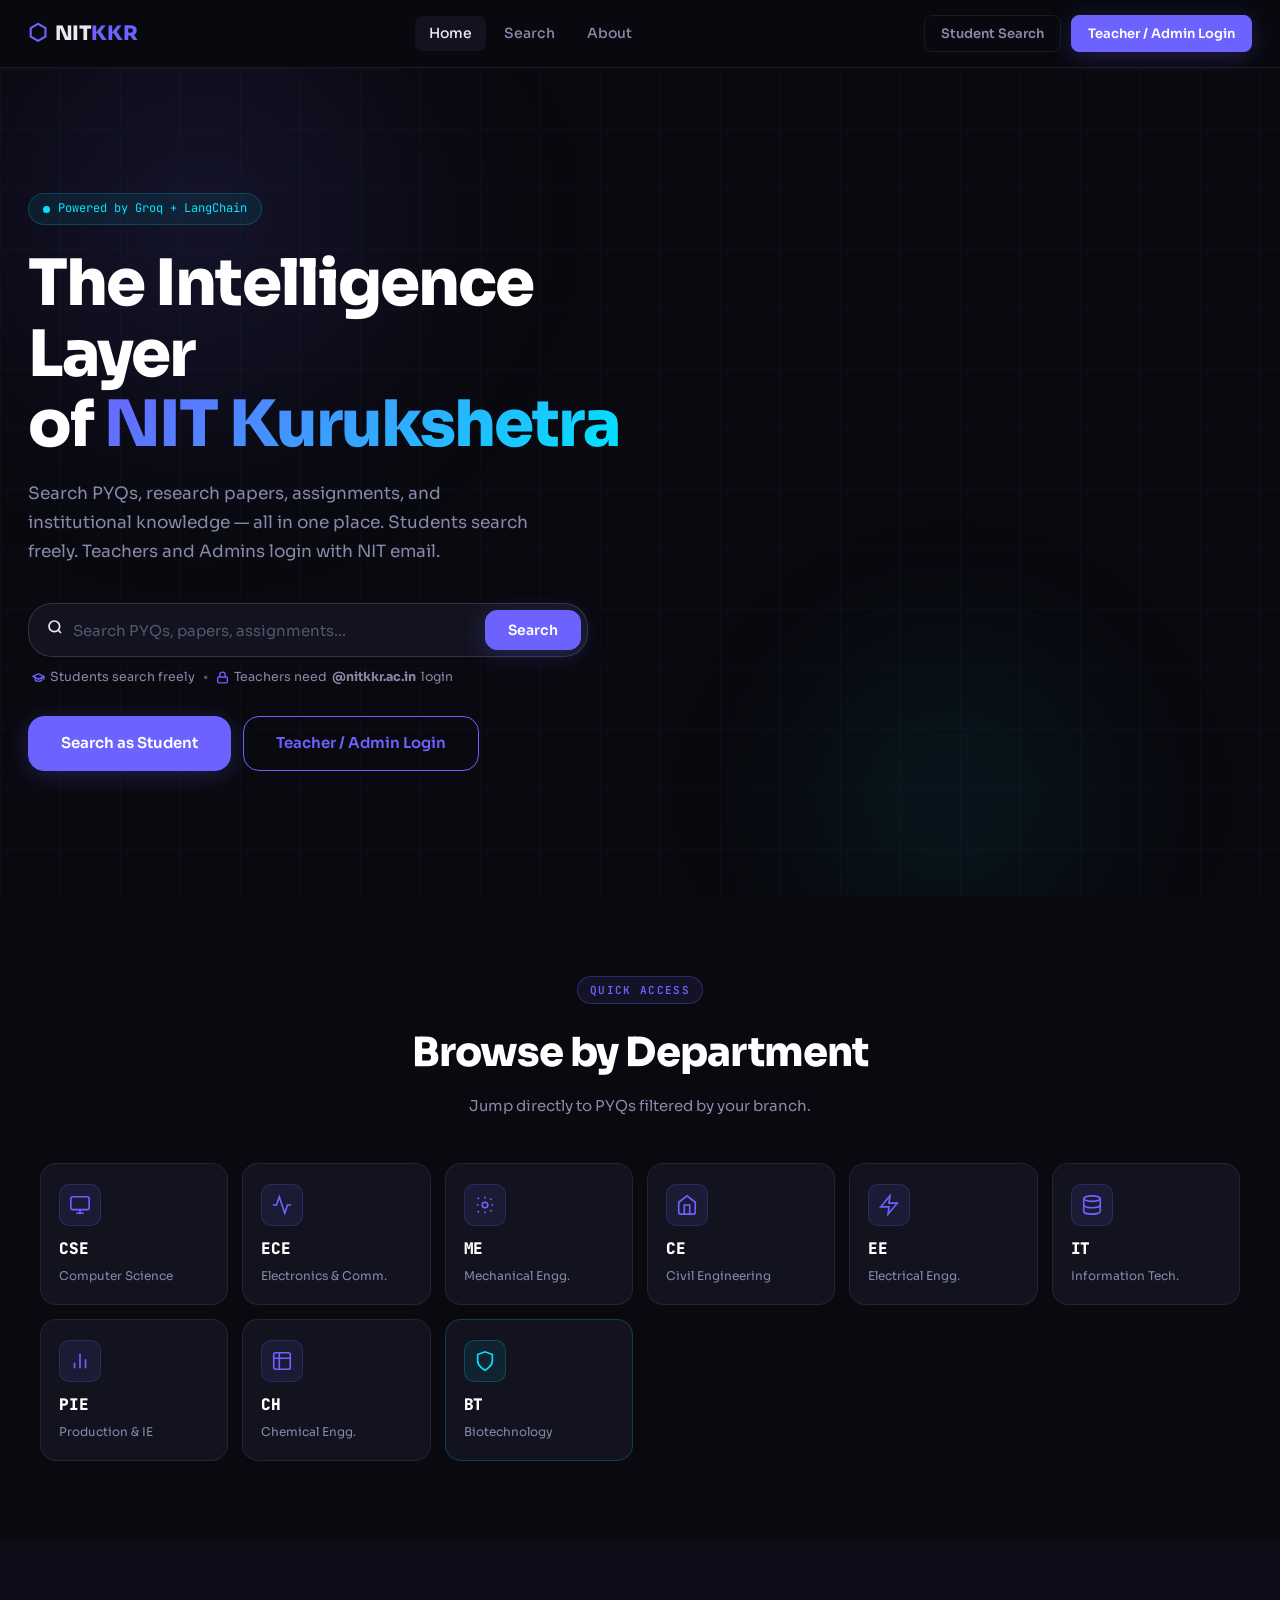
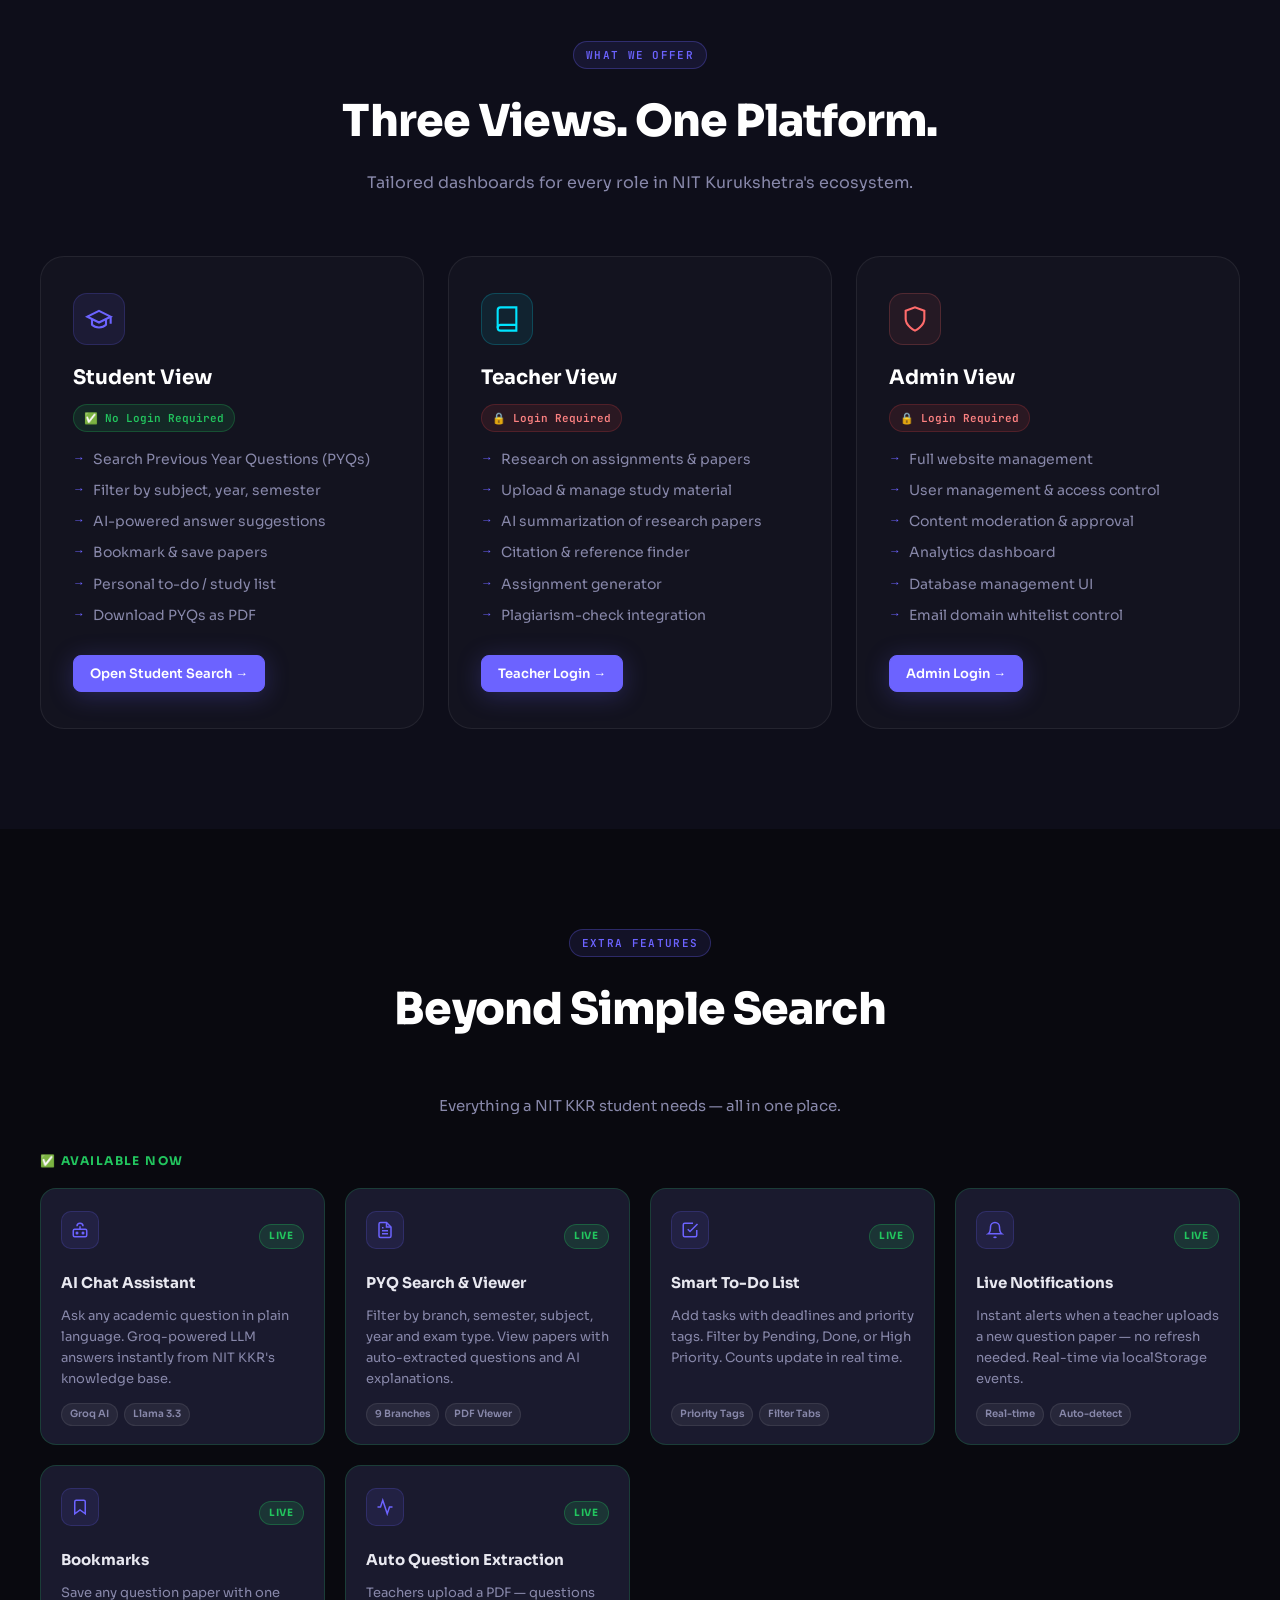
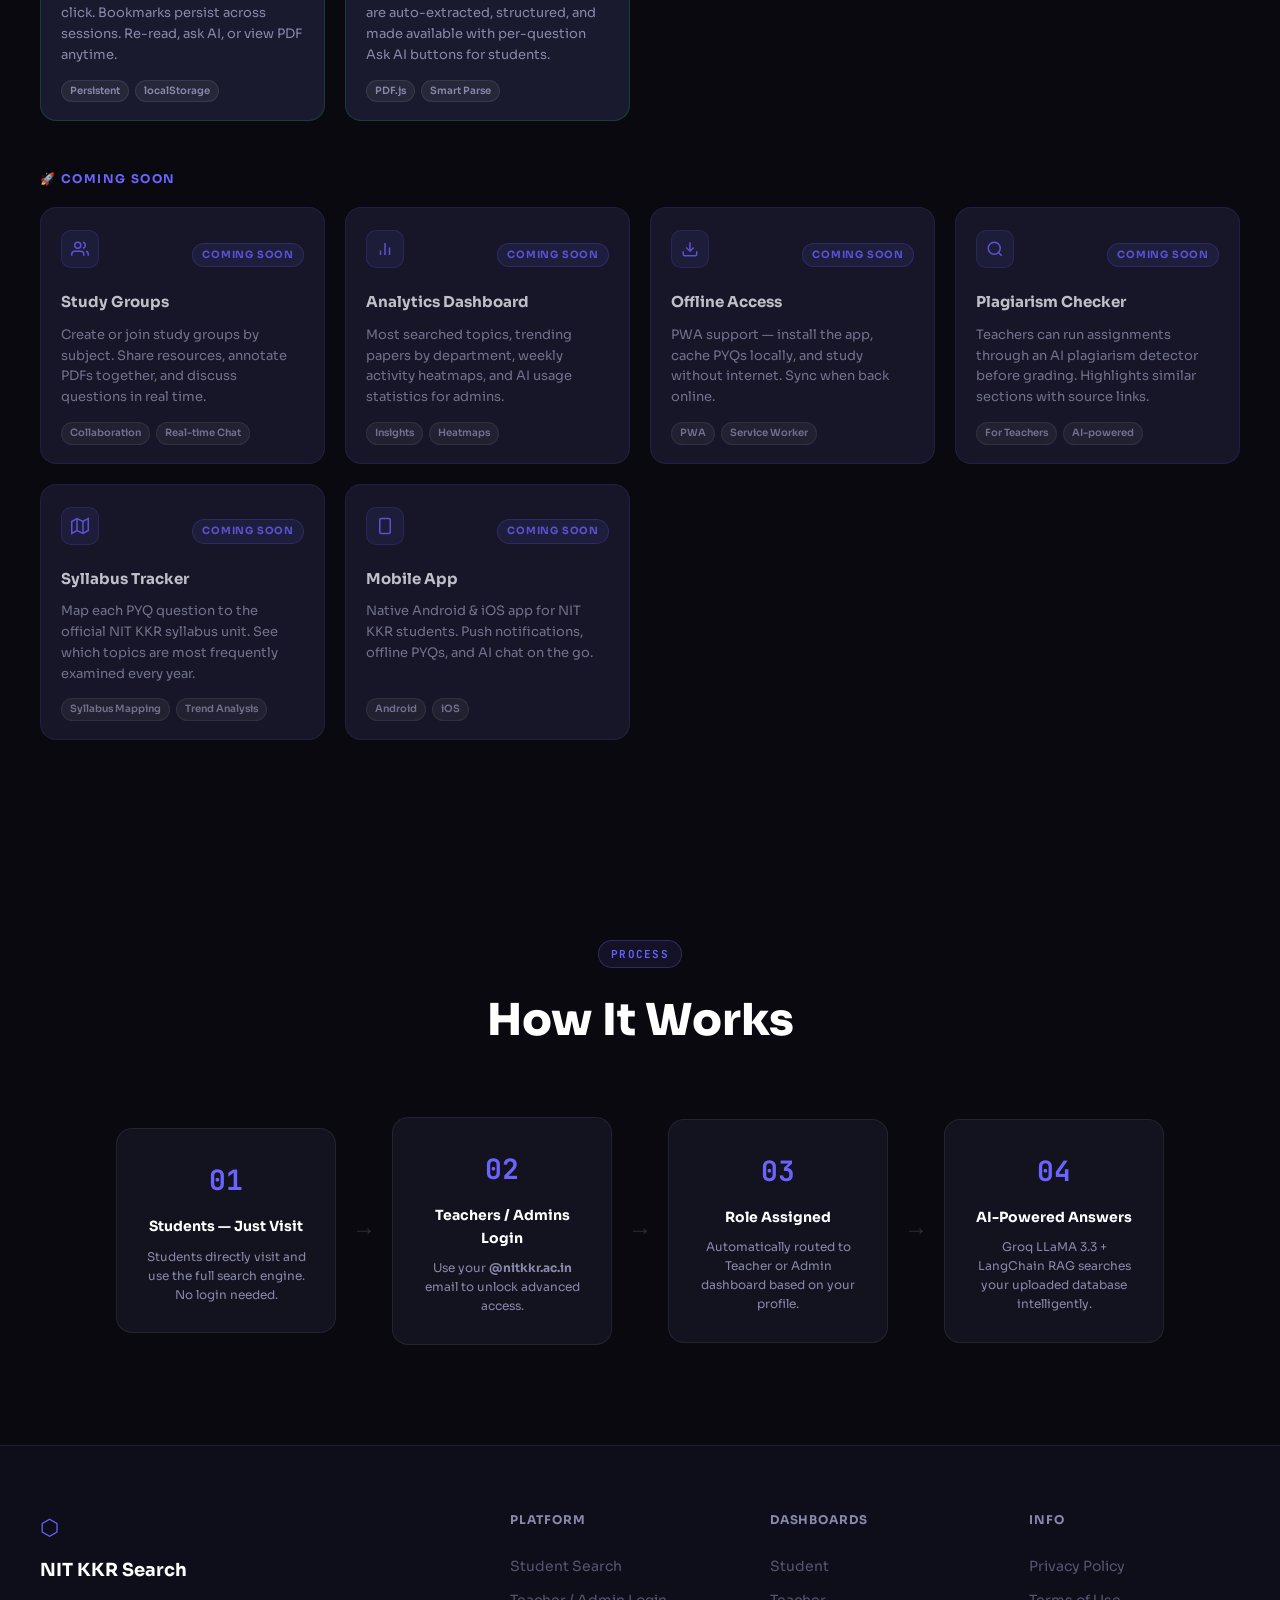
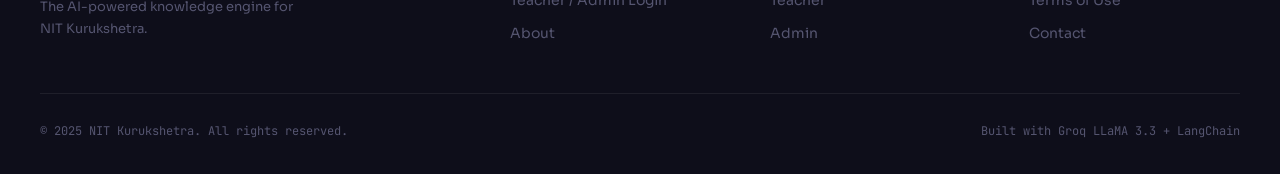
<file: index.html>
<!DOCTYPE html>
<html lang="en">
<head>
  <meta charset="UTF-8" />
  <meta name="viewport" content="width=device-width, initial-scale=1.0" />
  <title>NIT KKR Search — Knowledge Engine</title>
  <link rel="stylesheet" href="style.css" />
  <link rel="preconnect" href="https://fonts.googleapis.com" />
  <link rel="preconnect" href="https://fonts.gstatic.com" crossorigin />
  <link href="https://fonts.googleapis.com/css2?family=Sora:wght@300;400;500;600;700;800&family=JetBrains+Mono:wght@400;500;600&family=Playfair+Display:wght@700;800&display=swap" rel="stylesheet" />
</head>
<body id="body-root" class="page-home">

  <!-- ══════════════════════════════════════════
       NAVBAR
  ══════════════════════════════════════════ -->
  <header id="navbar" class="navbar">
    <div class="navbar__inner">
      <a href="index.html" id="navbar-logo" class="navbar__logo">
        <span class="navbar__logo-icon">⬡</span>
        <span class="navbar__logo-text">NIT<span class="navbar__logo-accent">KKR</span></span>
      </a>

      <nav id="navbar-links" class="navbar__links">
        <a href="index.html" class="navbar__link navbar__link--active" data-page="home">Home</a>
        <a href="dashboard-student.html" class="navbar__link" data-page="search">Search</a>
        <a href="about.html" class="navbar__link" data-page="about">About</a>
      </nav>

      <div id="navbar-auth" class="navbar__auth">
        <a href="dashboard-student.html" id="btn-student-nav" class="btn btn--ghost btn--sm">Student Search</a>
        <a href="login.html" id="btn-login-nav" class="btn btn--primary btn--sm">Teacher / Admin Login</a>
      </div>

      <button id="navbar-hamburger" class="navbar__hamburger" aria-label="Toggle menu">
        <span></span><span></span><span></span>
      </button>
    </div>

    <!-- Mobile Menu -->
    <div id="navbar-mobile-menu" class="navbar__mobile-menu">
      <a href="index.html" class="navbar__mobile-link">Home</a>
      <a href="dashboard-student.html" class="navbar__mobile-link">Student Search</a>
      <a href="about.html" class="navbar__mobile-link">About</a>
      <a href="login.html" class="btn btn--primary btn--sm">Teacher / Admin Login</a>
    </div>
  </header>

  <!-- ══════════════════════════════════════════
       HERO SECTION
  ══════════════════════════════════════════ -->
  <main id="main-content">
    <section id="hero" class="hero">
      <div class="hero__bg-grid" aria-hidden="true"></div>
      <div class="hero__orb hero__orb--1" aria-hidden="true"></div>
      <div class="hero__orb hero__orb--2" aria-hidden="true"></div>

      <div class="hero__content">
        <div id="hero-badge" class="hero__badge">
          <span class="hero__badge-dot"></span>
          Powered by Groq + LangChain
        </div>

        <h1 id="hero-heading" class="hero__heading">
          The Intelligence Layer<br />
          of <span class="hero__heading-accent">NIT Kurukshetra</span>
        </h1>

        <p id="hero-subtext" class="hero__subtext">
          Search PYQs, research papers, assignments, and institutional knowledge —
          all in one place. Students search freely. Teachers and Admins login with NIT email.
        </p>

        <!-- Search Bar -->
        <div id="hero-search-bar" class="hero__searchbar">
          <div class="searchbar__wrapper">
            <span class="searchbar__icon"><svg width="16" height="16" viewBox="0 0 24 24" fill="none" stroke="currentColor" stroke-width="2.5"><circle cx="11" cy="11" r="8"/><line x1="21" y1="21" x2="16.65" y2="16.65"/></svg></span>
            <input
              type="text"
              id="hero-search-input"
              class="searchbar__input"
              placeholder="Search PYQs, papers, assignments…"
              autocomplete="off"
            />
            <button id="hero-search-btn" class="searchbar__btn btn btn--primary">Search</button>
          </div>
          <div class="hero__search-note">
            <span class="search-note__item">
              <svg width="13" height="13" viewBox="0 0 24 24" fill="none" stroke="currentColor" stroke-width="2.5"><path d="M22 10v6M2 10l10-5 10 5-10 5z"/><path d="M6 12v5c3 3 9 3 12 0v-5"/></svg>
              Students search freely
            </span>
            <span class="search-note__sep">•</span>
            <span class="search-note__item">
              <svg width="13" height="13" viewBox="0 0 24 24" fill="none" stroke="currentColor" stroke-width="2.5"><rect x="3" y="11" width="18" height="11" rx="2" ry="2"/><path d="M7 11V7a5 5 0 0 1 10 0v4"/></svg>
              Teachers need <strong>@nitkkr.ac.in</strong> login
            </span>
          </div>
          <div class="search-suggestions" id="search-suggestions"></div>
        </div>

        <!-- CTA Buttons -->
        <div id="hero-cta" class="hero__cta">
          <a href="dashboard-student.html" id="btn-student-access" class="btn btn--primary btn--lg">
            Search as Student
          </a>
          <a href="login.html" id="btn-teacher-access" class="btn btn--outline btn--lg">
            Teacher / Admin Login
          </a>
        </div>
      </div>
    </section>

    <!-- ══════════════════════════════════════════
         STATS BAR
    ══════════════════════════════════════════ -->
    <!-- <section class="stats-bar">
      <div class="stats-bar__inner">
        <div class="stat-pill" data-target="1200" data-suffix="+">
          <svg class="stat-pill__icon" width="18" height="18" viewBox="0 0 24 24" fill="none" stroke="currentColor" stroke-width="2"><path d="M14 2H6a2 2 0 0 0-2 2v16a2 2 0 0 0 2 2h12a2 2 0 0 0 2-2V8z"/><polyline points="14 2 14 8 20 8"/></svg>
          <span class="stat-pill__num" id="stat-pyq">0</span>
          <span class="stat-pill__label">PYQs Indexed</span>
        </div>
        <div class="stat-pill__divider"></div>
        <div class="stat-pill" data-target="9" data-suffix="">
          <svg class="stat-pill__icon" width="18" height="18" viewBox="0 0 24 24" fill="none" stroke="currentColor" stroke-width="2"><path d="M3 9l9-7 9 7v11a2 2 0 0 1-2 2H5a2 2 0 0 1-2-2z"/><polyline points="9 22 9 12 15 12 15 22"/></svg>
          <span class="stat-pill__num" id="stat-branch">0</span>
          <span class="stat-pill__label">Branches</span>
        </div>
        <div class="stat-pill__divider"></div>
        <div class="stat-pill" data-target="8" data-suffix="">
          <svg class="stat-pill__icon" width="18" height="18" viewBox="0 0 24 24" fill="none" stroke="currentColor" stroke-width="2"><circle cx="12" cy="12" r="10"/><polyline points="12 6 12 12 16 14"/></svg>
          <span class="stat-pill__num" id="stat-sem">0</span>
          <span class="stat-pill__label">Semesters</span>
        </div>
        <div class="stat-pill__divider"></div>
        <div class="stat-pill" data-target="500" data-suffix="+">
          <svg class="stat-pill__icon" width="18" height="18" viewBox="0 0 24 24" fill="none" stroke="currentColor" stroke-width="2"><path d="M17 21v-2a4 4 0 0 0-4-4H5a4 4 0 0 0-4 4v2"/><circle cx="9" cy="7" r="4"/><path d="M23 21v-2a4 4 0 0 0-3-3.87"/><path d="M16 3.13a4 4 0 0 1 0 7.75"/></svg>
          <span class="stat-pill__num" id="stat-users">0</span>
          <span class="stat-pill__label">Active Students</span>
        </div>
        <div class="stat-pill__divider"></div>
        <div class="stat-pill" data-target="99" data-suffix="%">
          <svg class="stat-pill__icon" width="18" height="18" viewBox="0 0 24 24" fill="none" stroke="currentColor" stroke-width="2"><path d="M12 2a2 2 0 0 1 2 2c0 .74-.4 1.39-1 1.73V7h1a7 7 0 0 1 7 7h1a1 1 0 0 1 1 1v3a1 1 0 0 1-1 1h-1v1a2 2 0 0 1-2 2H5a2 2 0 0 1-2-2v-1H2a1 1 0 0 1-1-1v-3a1 1 0 0 1 1-1h1a7 7 0 0 1 7-7h1V5.73c-.6-.34-1-.99-1-1.73a2 2 0 0 1 2-2z"/></svg>
          <span class="stat-pill__num" id="stat-ai">0</span>
          <span class="stat-pill__label">AI Uptime</span>
        </div>
      </div>
    </section> -->

    <!-- ══════════════════════════════════════════
         DEPARTMENT QUICK ACCESS
    ══════════════════════════════════════════ -->
    <section class="dept-section">
      <div class="dept-section__inner">
        <div class="section-label">Quick Access</div>
        <h2 class="dept-section__heading">Browse by Department</h2>
        <p class="dept-section__sub">Jump directly to PYQs filtered by your branch.</p>
        <div class="dept-grid">
          <a href="dashboard-student.html?branch=CSE" class="dept-card">
            <div class="dept-card__icon">
              <svg width="22" height="22" viewBox="0 0 24 24" fill="none" stroke="currentColor" stroke-width="1.8"><rect x="2" y="3" width="20" height="14" rx="2"/><line x1="8" y1="21" x2="16" y2="21"/><line x1="12" y1="17" x2="12" y2="21"/></svg>
            </div>
            <span class="dept-card__name">CSE</span>
            <span class="dept-card__full">Computer Science</span>
            <span class="dept-card__arrow">→</span>
          </a>
          <a href="dashboard-student.html?branch=ECE" class="dept-card">
            <div class="dept-card__icon">
              <svg width="22" height="22" viewBox="0 0 24 24" fill="none" stroke="currentColor" stroke-width="1.8"><polyline points="22 12 18 12 15 21 9 3 6 12 2 12"/></svg>
            </div>
            <span class="dept-card__name">ECE</span>
            <span class="dept-card__full">Electronics & Comm.</span>
            <span class="dept-card__arrow">→</span>
          </a>
          <a href="dashboard-student.html?branch=ME" class="dept-card">
            <div class="dept-card__icon">
              <svg width="22" height="22" viewBox="0 0 24 24" fill="none" stroke="currentColor" stroke-width="1.8"><circle cx="12" cy="12" r="3"/><path d="M19.07 4.93l-1.41 1.41M5.34 18.66l-1.41 1.41M19.07 19.07l-1.41-1.41M5.34 5.34L3.93 3.93M21 12h-2M5 12H3M12 21v-2M12 5V3"/></svg>
            </div>
            <span class="dept-card__name">ME</span>
            <span class="dept-card__full">Mechanical Engg.</span>
            <span class="dept-card__arrow">→</span>
          </a>
          <a href="dashboard-student.html?branch=CE" class="dept-card">
            <div class="dept-card__icon">
              <svg width="22" height="22" viewBox="0 0 24 24" fill="none" stroke="currentColor" stroke-width="1.8"><path d="M3 9l9-7 9 7v11a2 2 0 0 1-2 2H5a2 2 0 0 1-2-2z"/><polyline points="9 22 9 12 15 12 15 22"/></svg>
            </div>
            <span class="dept-card__name">CE</span>
            <span class="dept-card__full">Civil Engineering</span>
            <span class="dept-card__arrow">→</span>
          </a>
          <a href="dashboard-student.html?branch=EE" class="dept-card">
            <div class="dept-card__icon">
              <svg width="22" height="22" viewBox="0 0 24 24" fill="none" stroke="currentColor" stroke-width="1.8"><polygon points="13 2 3 14 12 14 11 22 21 10 12 10 13 2"/></svg>
            </div>
            <span class="dept-card__name">EE</span>
            <span class="dept-card__full">Electrical Engg.</span>
            <span class="dept-card__arrow">→</span>
          </a>
          <a href="dashboard-student.html?branch=IT" class="dept-card">
            <div class="dept-card__icon">
              <svg width="22" height="22" viewBox="0 0 24 24" fill="none" stroke="currentColor" stroke-width="1.8"><ellipse cx="12" cy="5" rx="9" ry="3"/><path d="M21 12c0 1.66-4 3-9 3s-9-1.34-9-3"/><path d="M3 5v14c0 1.66 4 3 9 3s9-1.34 9-3V5"/></svg>
            </div>
            <span class="dept-card__name">IT</span>
            <span class="dept-card__full">Information Tech.</span>
            <span class="dept-card__arrow">→</span>
          </a>
          <a href="dashboard-student.html?branch=PIE" class="dept-card">
            <div class="dept-card__icon">
              <svg width="22" height="22" viewBox="0 0 24 24" fill="none" stroke="currentColor" stroke-width="1.8"><line x1="18" y1="20" x2="18" y2="10"/><line x1="12" y1="20" x2="12" y2="4"/><line x1="6" y1="20" x2="6" y2="14"/></svg>
            </div>
            <span class="dept-card__name">PIE</span>
            <span class="dept-card__full">Production & IE</span>
            <span class="dept-card__arrow">→</span>
          </a>
          <a href="dashboard-student.html?branch=CH" class="dept-card">
            <div class="dept-card__icon">
              <svg width="22" height="22" viewBox="0 0 24 24" fill="none" stroke="currentColor" stroke-width="1.8"><path d="M9 3H5a2 2 0 0 0-2 2v4m6-6h10a2 2 0 0 1 2 2v4M9 3v18m0 0h10a2 2 0 0 0 2-2V9M9 21H5a2 2 0 0 1-2-2V9m0 0h18"/></svg>
            </div>
            <span class="dept-card__name">CH</span>
            <span class="dept-card__full">Chemical Engg.</span>
            <span class="dept-card__arrow">→</span>
          </a>
          <a href="dashboard-student.html?branch=BT" class="dept-card dept-card--cta">
            <div class="dept-card__icon">
              <svg width="22" height="22" viewBox="0 0 24 24" fill="none" stroke="currentColor" stroke-width="1.8"><path d="M12 22s8-4 8-10V5l-8-3-8 3v7c0 6 8 10 8 10z"/></svg>
            </div>
            <span class="dept-card__name">BT</span>
            <span class="dept-card__full">Biotechnology</span>
            <span class="dept-card__arrow">→</span>
          </a>
        </div>
      </div>
    </section>

    <!-- ══════════════════════════════════════════
         FEATURES SECTION
    ══════════════════════════════════════════ -->
    <section id="features" class="features">
      <div class="features__inner">
        <div class="section-label">What We Offer</div>
        <h2 class="features__heading">Three Views. One Platform.</h2>
        <p class="features__subtext">Tailored dashboards for every role in NIT Kurukshetra's ecosystem.</p>

        <div id="features-grid" class="features__grid">

          <div id="feature-student" class="feature-card feature-card--student">
            <div class="feature-card__icon"><svg width="28" height="28" viewBox="0 0 24 24" fill="none" stroke="currentColor" stroke-width="1.8"><path d="M22 10v6M2 10l10-5 10 5-10 5z"/><path d="M6 12v5c3 3 9 3 12 0v-5"/></svg></div>
            <h3 class="feature-card__title">Student View</h3>
            <div class="feature-card__badge">✅ No Login Required</div>
            <ul class="feature-card__list">
              <li>Search Previous Year Questions (PYQs)</li>
              <li>Filter by subject, year, semester</li>
              <li>AI-powered answer suggestions</li>
              <li>Bookmark & save papers</li>
              <li>Personal to-do / study list</li>
              <li>Download PYQs as PDF</li>
            </ul>
            <a href="dashboard-student.html" class="feature-card__btn btn btn--primary btn--sm">Open Student Search →</a>
          </div>

          <div id="feature-teacher" class="feature-card feature-card--teacher">
            <div class="feature-card__icon"><svg width="28" height="28" viewBox="0 0 24 24" fill="none" stroke="currentColor" stroke-width="1.8"><path d="M4 19.5A2.5 2.5 0 0 1 6.5 17H20"/><path d="M6.5 2H20v20H6.5A2.5 2.5 0 0 1 4 19.5v-15A2.5 2.5 0 0 1 6.5 2z"/></svg></div>
            <h3 class="feature-card__title">Teacher View</h3>
            <div class="feature-card__badge feature-card__badge--locked">🔒 Login Required</div>
            <ul class="feature-card__list">
              <li>Research on assignments & papers</li>
              <li>Upload & manage study material</li>
              <li>AI summarization of research papers</li>
              <li>Citation & reference finder</li>
              <li>Assignment generator</li>
              <li>Plagiarism-check integration</li>
            </ul>
            <a href="login.html" class="feature-card__btn btn btn--primary btn--sm">Teacher Login →</a>
          </div>

          <div id="feature-admin" class="feature-card feature-card--admin">
            <div class="feature-card__icon"><svg width="28" height="28" viewBox="0 0 24 24" fill="none" stroke="currentColor" stroke-width="1.8"><path d="M12 22s8-4 8-10V5l-8-3-8 3v7c0 6 8 10 8 10z"/></svg></div>
            <h3 class="feature-card__title">Admin View</h3>
            <div class="feature-card__badge feature-card__badge--locked">🔒 Login Required</div>
            <ul class="feature-card__list">
              <li>Full website management</li>
              <li>User management & access control</li>
              <li>Content moderation & approval</li>
              <li>Analytics dashboard</li>
              <li>Database management UI</li>
              <li>Email domain whitelist control</li>
            </ul>
            <a href="login.html" class="feature-card__btn btn btn--primary btn--sm">Admin Login →</a>
          </div>

        </div>
      </div>
    </section>

    <!-- ══════════════════════════════════════════
         EXTRA FEATURES
    ══════════════════════════════════════════ -->
    <section id="extras" class="extras">
      <div class="extras__inner">
        <div class="section-label">Extra Features</div>
        <h2 class="extras__heading">Beyond Simple Search</h2>
        <p class="extras__subtext">Everything a NIT KKR student needs — all in one place.</p>

        <!-- LIVE FEATURES -->
        <div class="extras__category-label">✅ Available Now</div>
        <div id="extras-grid" class="extras__grid">

          <div class="extra-item extra-item--live" id="extra-ai-chat" onclick="window.location.href='dashboard-student.html#ai-chat'" style="cursor:pointer;">
            <div class="extra-item__header">
              <span class="extra-item__icon"><svg width="18" height="18" viewBox="0 0 24 24" fill="none" stroke="currentColor" stroke-width="2"><rect x="3" y="11" width="18" height="10" rx="2"/><circle cx="8" cy="16" r="1"/><circle cx="16" cy="16" r="1"/><path d="M12 7v4M8 7a4 4 0 0 1 8 0"/></svg></span>
              <span class="extra-item__status extra-item__status--live">Live</span>
            </div>
            <h4 class="extra-item__title">AI Chat Assistant</h4>
            <p class="extra-item__desc">Ask any academic question in plain language. Groq-powered LLM answers instantly from NIT KKR's knowledge base.</p>
            <div class="extra-item__footer">
              <span class="extra-item__tag">Groq AI</span>
              <span class="extra-item__tag">Llama 3.3</span>
            </div>
          </div>

          <div class="extra-item extra-item--live" id="extra-pyq" onclick="window.location.href='dashboard-student.html'" style="cursor:pointer;">
            <div class="extra-item__header">
              <span class="extra-item__icon"><svg width="18" height="18" viewBox="0 0 24 24" fill="none" stroke="currentColor" stroke-width="2"><path d="M14 2H6a2 2 0 0 0-2 2v16a2 2 0 0 0 2 2h12a2 2 0 0 0 2-2V8z"/><polyline points="14 2 14 8 20 8"/><line x1="16" y1="13" x2="8" y2="13"/><line x1="16" y1="17" x2="8" y2="17"/><polyline points="10 9 9 9 8 9"/></svg></span>
              <span class="extra-item__status extra-item__status--live">Live</span>
            </div>
            <h4 class="extra-item__title">PYQ Search & Viewer</h4>
            <p class="extra-item__desc">Filter by branch, semester, subject, year and exam type. View papers with auto-extracted questions and AI explanations.</p>
            <div class="extra-item__footer">
              <span class="extra-item__tag">9 Branches</span>
              <span class="extra-item__tag">PDF Viewer</span>
            </div>
          </div>

          <div class="extra-item extra-item--live" id="extra-todo" onclick="window.location.href='dashboard-student.html#todo'" style="cursor:pointer;">
            <div class="extra-item__header">
              <span class="extra-item__icon"><svg width="18" height="18" viewBox="0 0 24 24" fill="none" stroke="currentColor" stroke-width="2"><polyline points="9 11 12 14 22 4"/><path d="M21 12v7a2 2 0 0 1-2 2H5a2 2 0 0 1-2-2V5a2 2 0 0 1 2-2h11"/></svg></span>
              <span class="extra-item__status extra-item__status--live">Live</span>
            </div>
            <h4 class="extra-item__title">Smart To-Do List</h4>
            <p class="extra-item__desc">Add tasks with deadlines and priority tags. Filter by Pending, Done, or High Priority. Counts update in real time.</p>
            <div class="extra-item__footer">
              <span class="extra-item__tag">Priority Tags</span>
              <span class="extra-item__tag">Filter Tabs</span>
            </div>
          </div>

          <div class="extra-item extra-item--live" id="extra-notif" onclick="window.location.href='dashboard-student.html#notifications'" style="cursor:pointer;">
            <div class="extra-item__header">
              <span class="extra-item__icon"><svg width="18" height="18" viewBox="0 0 24 24" fill="none" stroke="currentColor" stroke-width="2"><path d="M18 8A6 6 0 0 0 6 8c0 7-3 9-3 9h18s-3-2-3-9"/><path d="M13.73 21a2 2 0 0 1-3.46 0"/></svg></span>
              <span class="extra-item__status extra-item__status--live">Live</span>
            </div>
            <h4 class="extra-item__title">Live Notifications</h4>
            <p class="extra-item__desc">Instant alerts when a teacher uploads a new question paper — no refresh needed. Real-time via localStorage events.</p>
            <div class="extra-item__footer">
              <span class="extra-item__tag">Real-time</span>
              <span class="extra-item__tag">Auto-detect</span>
            </div>
          </div>

          <div class="extra-item extra-item--live" id="extra-bookmark" onclick="window.location.href='dashboard-student.html#bookmarks'" style="cursor:pointer;">
            <div class="extra-item__header">
              <span class="extra-item__icon"><svg width="18" height="18" viewBox="0 0 24 24" fill="none" stroke="currentColor" stroke-width="2"><path d="M19 21l-7-5-7 5V5a2 2 0 0 1 2-2h10a2 2 0 0 1 2 2z"/></svg></span>
              <span class="extra-item__status extra-item__status--live">Live</span>
            </div>
            <h4 class="extra-item__title">Bookmarks</h4>
            <p class="extra-item__desc">Save any question paper with one click. Bookmarks persist across sessions. Re-read, ask AI, or view PDF anytime.</p>
            <div class="extra-item__footer">
              <span class="extra-item__tag">Persistent</span>
              <span class="extra-item__tag">localStorage</span>
            </div>
          </div>

          <div class="extra-item extra-item--live" id="extra-pdf-parse" onclick="window.location.href='login.html'" style="cursor:pointer;">
            <div class="extra-item__header">
              <span class="extra-item__icon"><svg width="18" height="18" viewBox="0 0 24 24" fill="none" stroke="currentColor" stroke-width="2"><polyline points="22 12 18 12 15 21 9 3 6 12 2 12"/></svg></span>
              <span class="extra-item__status extra-item__status--live">Live</span>
            </div>
            <h4 class="extra-item__title">Auto Question Extraction</h4>
            <p class="extra-item__desc">Teachers upload a PDF — questions are auto-extracted, structured, and made available with per-question Ask AI buttons for students.</p>
            <div class="extra-item__footer">
              <span class="extra-item__tag">PDF.js</span>
              <span class="extra-item__tag">Smart Parse</span>
            </div>
          </div>

        </div>

        <!-- COMING SOON FEATURES -->
        <div class="extras__category-label extras__category-label--soon">🚀 Coming Soon</div>
        <div id="extras-grid-soon" class="extras__grid extras__grid--soon">

          <div class="extra-item extra-item--soon" id="extra-collab">
            <div class="extra-item__header">
              <span class="extra-item__icon"><svg width="18" height="18" viewBox="0 0 24 24" fill="none" stroke="currentColor" stroke-width="2"><path d="M17 21v-2a4 4 0 0 0-4-4H5a4 4 0 0 0-4 4v2"/><circle cx="9" cy="7" r="4"/><path d="M23 21v-2a4 4 0 0 0-3-3.87"/><path d="M16 3.13a4 4 0 0 1 0 7.75"/></svg></span>
              <span class="extra-item__status extra-item__status--soon">Coming Soon</span>
            </div>
            <h4 class="extra-item__title">Study Groups</h4>
            <p class="extra-item__desc">Create or join study groups by subject. Share resources, annotate PDFs together, and discuss questions in real time.</p>
            <div class="extra-item__footer">
              <span class="extra-item__tag">Collaboration</span>
              <span class="extra-item__tag">Real-time Chat</span>
            </div>
          </div>

          <div class="extra-item extra-item--soon" id="extra-analytics">
            <div class="extra-item__header">
              <span class="extra-item__icon"><svg width="18" height="18" viewBox="0 0 24 24" fill="none" stroke="currentColor" stroke-width="2"><line x1="18" y1="20" x2="18" y2="10"/><line x1="12" y1="20" x2="12" y2="4"/><line x1="6" y1="20" x2="6" y2="14"/></svg></span>
              <span class="extra-item__status extra-item__status--soon">Coming Soon</span>
            </div>
            <h4 class="extra-item__title">Analytics Dashboard</h4>
            <p class="extra-item__desc">Most searched topics, trending papers by department, weekly activity heatmaps, and AI usage statistics for admins.</p>
            <div class="extra-item__footer">
              <span class="extra-item__tag">Insights</span>
              <span class="extra-item__tag">Heatmaps</span>
            </div>
          </div>

          <div class="extra-item extra-item--soon" id="extra-offline">
            <div class="extra-item__header">
              <span class="extra-item__icon"><svg width="18" height="18" viewBox="0 0 24 24" fill="none" stroke="currentColor" stroke-width="2"><path d="M21 15v4a2 2 0 0 1-2 2H5a2 2 0 0 1-2-2v-4"/><polyline points="7 10 12 15 17 10"/><line x1="12" y1="15" x2="12" y2="3"/></svg></span>
              <span class="extra-item__status extra-item__status--soon">Coming Soon</span>
            </div>
            <h4 class="extra-item__title">Offline Access</h4>
            <p class="extra-item__desc">PWA support — install the app, cache PYQs locally, and study without internet. Sync when back online.</p>
            <div class="extra-item__footer">
              <span class="extra-item__tag">PWA</span>
              <span class="extra-item__tag">Service Worker</span>
            </div>
          </div>

          <div class="extra-item extra-item--soon" id="extra-plagiarism">
            <div class="extra-item__header">
              <span class="extra-item__icon"><svg width="18" height="18" viewBox="0 0 24 24" fill="none" stroke="currentColor" stroke-width="2"><circle cx="11" cy="11" r="8"/><line x1="21" y1="21" x2="16.65" y2="16.65"/></svg></span>
              <span class="extra-item__status extra-item__status--soon">Coming Soon</span>
            </div>
            <h4 class="extra-item__title">Plagiarism Checker</h4>
            <p class="extra-item__desc">Teachers can run assignments through an AI plagiarism detector before grading. Highlights similar sections with source links.</p>
            <div class="extra-item__footer">
              <span class="extra-item__tag">For Teachers</span>
              <span class="extra-item__tag">AI-powered</span>
            </div>
          </div>

          <div class="extra-item extra-item--soon" id="extra-syllabus">
            <div class="extra-item__header">
              <span class="extra-item__icon"><svg width="18" height="18" viewBox="0 0 24 24" fill="none" stroke="currentColor" stroke-width="2"><polygon points="1 6 1 22 8 18 16 22 23 18 23 2 16 6 8 2 1 6"/><line x1="8" y1="2" x2="8" y2="18"/><line x1="16" y1="6" x2="16" y2="22"/></svg></span>
              <span class="extra-item__status extra-item__status--soon">Coming Soon</span>
            </div>
            <h4 class="extra-item__title">Syllabus Tracker</h4>
            <p class="extra-item__desc">Map each PYQ question to the official NIT KKR syllabus unit. See which topics are most frequently examined every year.</p>
            <div class="extra-item__footer">
              <span class="extra-item__tag">Syllabus Mapping</span>
              <span class="extra-item__tag">Trend Analysis</span>
            </div>
          </div>

          <div class="extra-item extra-item--soon" id="extra-mobile">
            <div class="extra-item__header">
              <span class="extra-item__icon"><svg width="18" height="18" viewBox="0 0 24 24" fill="none" stroke="currentColor" stroke-width="2"><rect x="5" y="2" width="14" height="20" rx="2" ry="2"/><line x1="12" y1="18" x2="12.01" y2="18"/></svg></span>
              <span class="extra-item__status extra-item__status--soon">Coming Soon</span>
            </div>
            <h4 class="extra-item__title">Mobile App</h4>
            <p class="extra-item__desc">Native Android & iOS app for NIT KKR students. Push notifications, offline PYQs, and AI chat on the go.</p>
            <div class="extra-item__footer">
              <span class="extra-item__tag">Android</span>
              <span class="extra-item__tag">iOS</span>
            </div>
          </div>

        </div>
      </div>
    </section>

   

    <!-- ══════════════════════════════════════════
         HOW IT WORKS
    ══════════════════════════════════════════ -->
    <section id="how-it-works" class="how-it-works">
      <div class="how-it-works__inner">
        <div class="section-label">Process</div>
        <h2 class="how-it-works__heading">How It Works</h2>
        <div id="steps-grid" class="steps__grid">
          <div class="step-item" id="step-1">
            <div class="step-item__num">01</div>
            <h4 class="step-item__title">Students — Just Visit</h4>
            <p class="step-item__desc">Students directly visit and use the full search engine. No login needed.</p>
          </div>
          <div class="step-item__arrow" aria-hidden="true">→</div>
          <div class="step-item" id="step-2">
            <div class="step-item__num">02</div>
            <h4 class="step-item__title">Teachers / Admins Login</h4>
            <p class="step-item__desc">Use your <strong>@nitkkr.ac.in</strong> email to unlock advanced access.</p>
          </div>
          <div class="step-item__arrow" aria-hidden="true">→</div>
          <div class="step-item" id="step-3">
            <div class="step-item__num">03</div>
            <h4 class="step-item__title">Role Assigned</h4>
            <p class="step-item__desc">Automatically routed to Teacher or Admin dashboard based on your profile.</p>
          </div>
          <div class="step-item__arrow" aria-hidden="true">→</div>
          <div class="step-item" id="step-4">
            <div class="step-item__num">04</div>
            <h4 class="step-item__title">AI-Powered Answers</h4>
            <p class="step-item__desc">Groq LLaMA 3.3 + LangChain RAG searches your uploaded database intelligently.</p>
          </div>
        </div>
      </div>
    </section>

  </main>

  <!-- ══════════════════════════════════════════
       FOOTER
  ══════════════════════════════════════════ -->
  <footer id="footer" class="footer">
    <div class="footer__inner">
      <div class="footer__brand">
        <span class="navbar__logo-icon">⬡</span>
        <span class="footer__brand-name">NIT KKR Search</span>
        <p class="footer__brand-desc">The AI-powered knowledge engine for NIT Kurukshetra.</p>
      </div>
      <div class="footer__links-group">
        <h5 class="footer__group-title">Platform</h5>
        <a href="dashboard-student.html" class="footer__link">Student Search</a>
        <a href="login.html" class="footer__link">Teacher / Admin Login</a>
        <a href="about.html" class="footer__link">About</a>
      </div>
      <div class="footer__links-group">
        <h5 class="footer__group-title">Dashboards</h5>
        <a href="dashboard-student.html" class="footer__link">Student</a>
        <a href="login.html" class="footer__link">Teacher</a>
        <a href="login.html" class="footer__link">Admin</a>
      </div>
      <div class="footer__links-group">
        <h5 class="footer__group-title">Info</h5>
        <a href="privacy.html" class="footer__link">Privacy Policy</a>
        <a href="terms.html" class="footer__link">Terms of Use</a>
        <a href="contact.html" class="footer__link">Contact</a>
      </div>
    </div>
    <div id="footer-bottom" class="footer__bottom">
      <span>© 2025 NIT Kurukshetra. All rights reserved.</span>
      <span>Built with Groq LLaMA 3.3 + LangChain</span>
    </div>
  </footer>

  
  <script>
  // ── COUNT-UP ANIMATION ─────────────────────────
  function countUp(el, target, suffix, duration = 1800) {
    let start = 0;
    const step = target / (duration / 16);
    const timer = setInterval(() => {
      start = Math.min(start + step, target);
      el.textContent = Math.floor(start) + suffix;
      if (start >= target) clearInterval(timer);
    }, 16);
  }

  const observer = new IntersectionObserver((entries) => {
    entries.forEach(entry => {
      if (entry.isIntersecting) {
        document.querySelectorAll('.stat-pill').forEach(pill => {
          const target = parseInt(pill.dataset.target);
          const suffix = pill.dataset.suffix || '';
          const numEl = pill.querySelector('.stat-pill__num');
          if (numEl) countUp(numEl, target, suffix);
        });
        observer.disconnect();
      }
    });
  }, { threshold: 0.3 });

  const statsBar = document.querySelector('.stats-bar');
  if (statsBar) observer.observe(statsBar);

  // ── LIVE SEARCH SUGGESTIONS ───────────────────
  const suggestions = [
    { text: 'Data Structures CSE Sem 3', branch: 'CSE' },
    { text: 'Operating Systems CSE Sem 5', branch: 'CSE' },
    { text: 'Digital Electronics ECE Sem 3', branch: 'ECE' },
    { text: 'Thermodynamics ME Sem 3', branch: 'ME' },
    { text: 'Signals & Systems ECE Sem 4', branch: 'ECE' },
    { text: 'DBMS CSE Sem 4', branch: 'CSE' },
    { text: 'Circuit Theory EE Sem 2', branch: 'EE' },
    { text: 'Algorithms CSE Sem 4', branch: 'CSE' },
    { text: 'Fluid Mechanics CE Sem 4', branch: 'CE' },
    { text: 'Computer Networks CSE Sem 6', branch: 'CSE' },
    { text: 'Microprocessors ECE Sem 5', branch: 'ECE' },
    { text: 'Engineering Mathematics Sem 1', branch: 'ALL' },
  ];

  const searchInput = document.getElementById('hero-search-input');
  const searchBtn = document.getElementById('hero-search-btn');
  const suggestionsBox = document.getElementById('search-suggestions');

  if (searchInput && suggestionsBox) {
    searchInput.addEventListener('input', () => {
      const val = searchInput.value.trim().toLowerCase();
      if (val.length < 2) { suggestionsBox.innerHTML = ''; suggestionsBox.classList.remove('active'); return; }
      const filtered = suggestions.filter(s => s.text.toLowerCase().includes(val)).slice(0, 5);
      if (!filtered.length) { suggestionsBox.innerHTML = ''; suggestionsBox.classList.remove('active'); return; }
      suggestionsBox.innerHTML = filtered.map(s =>
        `<div class="suggestion-item" data-text="${s.text}" data-branch="${s.branch}">
          <svg width="13" height="13" viewBox="0 0 24 24" fill="none" stroke="currentColor" stroke-width="2.5"><circle cx="11" cy="11" r="8"/><line x1="21" y1="21" x2="16.65" y2="16.65"/></svg>
          <span>${s.text}</span>
          <span class="suggestion-item__branch">${s.branch}</span>
        </div>`
      ).join('');
      suggestionsBox.classList.add('active');
      suggestionsBox.querySelectorAll('.suggestion-item').forEach(item => {
        item.addEventListener('click', () => {
          searchInput.value = item.dataset.text;
          suggestionsBox.innerHTML = ''; suggestionsBox.classList.remove('active');
          window.location.href = `dashboard-student.html?q=${encodeURIComponent(item.dataset.text)}&branch=${item.dataset.branch}`;
        });
      });
    });

    document.addEventListener('click', (e) => {
      if (!suggestionsBox.contains(e.target) && e.target !== searchInput) {
        suggestionsBox.innerHTML = ''; suggestionsBox.classList.remove('active');
      }
    });
  }

  if (searchBtn && searchInput) {
    searchBtn.addEventListener('click', () => {
      const q = searchInput.value.trim();
      if (q) window.location.href = `dashboard-student.html?q=${encodeURIComponent(q)}`;
      else window.location.href = 'dashboard-student.html';
    });
    searchInput.addEventListener('keydown', e => {
      if (e.key === 'Enter') searchBtn.click();
    });
  }

  // ── ACTIVITY FEED AUTO-SCROLL ─────────────────
  const feed = document.getElementById('hero-activity-feed');
  if (feed) {
    let idx = 0;
    const items = feed.querySelectorAll('.activity__item');
    setInterval(() => {
      items.forEach(i => i.classList.remove('activity__item--active'));
      idx = (idx + 1) % items.length;
      items[idx].classList.add('activity__item--active');
    }, 2500);
    if (items[0]) items[0].classList.add('activity__item--active');
  }
  </script>

  <script src="main.js"></script>
</body>
</html>
</file>
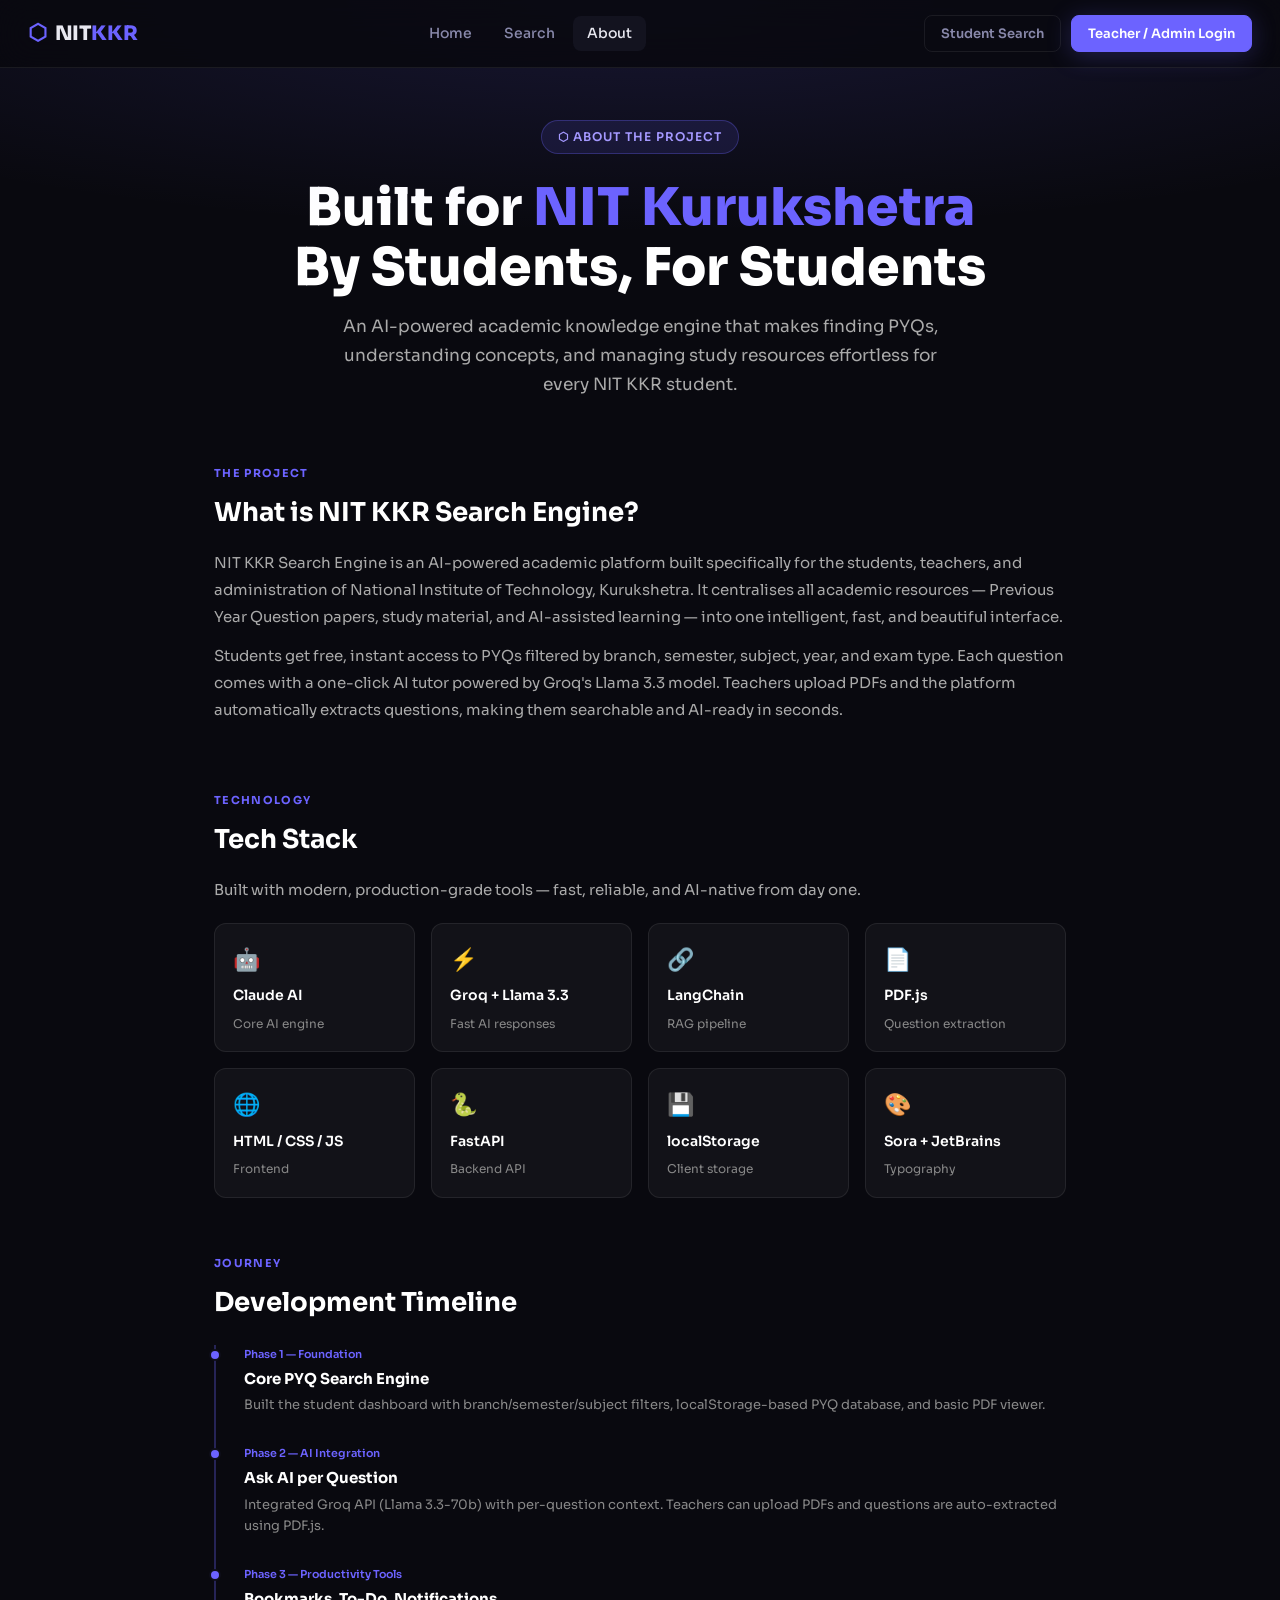
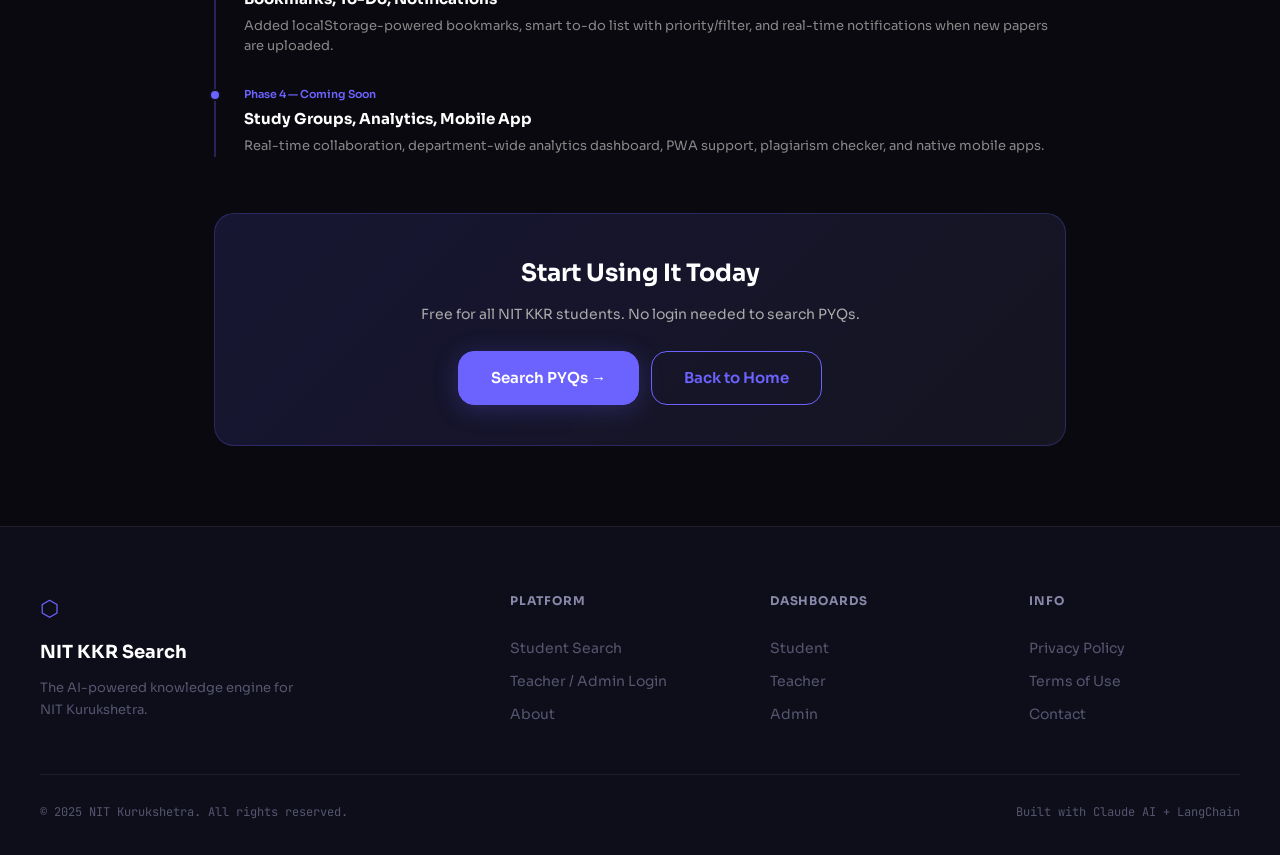
<file: about.html>
<!DOCTYPE html>
<html lang="en">
<head>
  <meta charset="UTF-8" />
  <meta name="viewport" content="width=device-width, initial-scale=1.0" />
  <title>About — NIT KKR Search Engine</title>
  <link rel="stylesheet" href="style.css" />
  <link rel="preconnect" href="https://fonts.googleapis.com" />
  <link rel="preconnect" href="https://fonts.gstatic.com" crossorigin />
  <link href="https://fonts.googleapis.com/css2?family=Sora:wght@300;400;500;600;700;800&family=JetBrains+Mono:wght@400;500;600&family=Playfair+Display:wght@700;800&display=swap" rel="stylesheet" />
  <style>
    .about-hero {
      padding: 120px 24px 64px;
      text-align: center;
      position: relative;
      overflow: hidden;
    }
    .about-hero::before {
      content: '';
      position: absolute;
      inset: 0;
      background: radial-gradient(ellipse 80% 50% at 50% 0%, rgba(108,99,255,0.15), transparent);
      pointer-events: none;
    }
    .about-hero__badge {
      display: inline-flex;
      align-items: center;
      gap: 8px;
      background: rgba(108,99,255,0.12);
      border: 1px solid rgba(108,99,255,0.3);
      color: #a89cff;
      font-size: 12px;
      font-weight: 600;
      letter-spacing: .08em;
      text-transform: uppercase;
      padding: 6px 16px;
      border-radius: 99px;
      margin-bottom: 24px;
    }
    .about-hero__title {
      font-size: clamp(32px, 5vw, 52px);
      font-weight: 800;
      color: #fff;
      margin: 0 0 16px;
      line-height: 1.15;
    }
    .about-hero__title span { color: var(--clr-primary, #6c63ff); }
    .about-hero__sub {
      font-size: 17px;
      color: #aaa;
      max-width: 600px;
      margin: 0 auto;
      line-height: 1.7;
    }

    .about-content {
      max-width: 900px;
      margin: 0 auto;
      padding: 0 24px 80px;
      display: flex;
      flex-direction: column;
      gap: 56px;
    }

    .about-block__label {
      font-size: 11px;
      font-weight: 700;
      letter-spacing: .12em;
      text-transform: uppercase;
      color: var(--clr-primary, #6c63ff);
      margin-bottom: 10px;
    }
    .about-block__title {
      font-size: 26px;
      font-weight: 700;
      color: #fff;
      margin: 0 0 14px;
    }
    .about-block__text {
      font-size: 15px;
      color: #aaa;
      line-height: 1.8;
      margin: 0 0 12px;
    }

    .about-stack {
      display: grid;
      grid-template-columns: repeat(auto-fill, minmax(200px, 1fr));
      gap: 16px;
      margin-top: 20px;
    }
    .about-stack__item {
      background: rgba(255,255,255,0.04);
      border: 1px solid rgba(255,255,255,0.08);
      border-radius: 12px;
      padding: 18px;
      display: flex;
      flex-direction: column;
      gap: 6px;
    }
    .about-stack__icon { font-size: 22px; }
    .about-stack__name { font-size: 14px; font-weight: 600; color: #fff; }
    .about-stack__role { font-size: 12px; color: #888; }

    .about-team {
      display: grid;
      grid-template-columns: repeat(auto-fill, minmax(220px, 1fr));
      gap: 20px;
      margin-top: 20px;
    }
    .team-card {
      background: rgba(255,255,255,0.03);
      border: 1px solid rgba(255,255,255,0.07);
      border-radius: 16px;
      padding: 24px 20px;
      text-align: center;
      transition: border-color .2s, transform .2s;
    }
    .team-card:hover { border-color: rgba(108,99,255,0.4); transform: translateY(-3px); }
    .team-card__avatar {
      width: 56px; height: 56px;
      border-radius: 50%;
      background: linear-gradient(135deg, #6c63ff, #a89cff);
      display: flex; align-items: center; justify-content: center;
      font-size: 22px; font-weight: 800; color: #fff;
      margin: 0 auto 12px;
    }
    .team-card__name { font-size: 15px; font-weight: 700; color: #fff; margin-bottom: 4px; }
    .team-card__role { font-size: 12px; color: #888; }

    .about-timeline {
      display: flex;
      flex-direction: column;
      gap: 0;
      margin-top: 20px;
      border-left: 2px solid rgba(108,99,255,0.3);
      padding-left: 28px;
    }
    .tl-item {
      position: relative;
      padding-bottom: 28px;
    }
    .tl-item:last-child { padding-bottom: 0; }
    .tl-item::before {
      content: '';
      position: absolute;
      left: -35px; top: 4px;
      width: 12px; height: 12px;
      border-radius: 50%;
      background: var(--clr-primary, #6c63ff);
      border: 2px solid #0f0f1a;
    }
    .tl-item__date { font-size: 11px; color: var(--clr-primary,#6c63ff); font-weight: 600; margin-bottom: 4px; }
    .tl-item__title { font-size: 15px; font-weight: 700; color: #fff; margin-bottom: 4px; }
    .tl-item__desc { font-size: 13px; color: #888; line-height: 1.6; }

    .about-cta {
      background: linear-gradient(135deg, rgba(108,99,255,0.15), rgba(168,156,255,0.08));
      border: 1px solid rgba(108,99,255,0.25);
      border-radius: 20px;
      padding: 40px;
      text-align: center;
    }
    .about-cta__title { font-size: 24px; font-weight: 700; color: #fff; margin-bottom: 10px; }
    .about-cta__sub { font-size: 14px; color: #aaa; margin-bottom: 24px; }
    .about-cta__btns { display: flex; gap: 12px; justify-content: center; flex-wrap: wrap; }
  </style>
</head>
<body id="body-root" class="page-about">

  <!-- NAVBAR -->
  <header id="navbar" class="navbar">
    <div class="navbar__inner">
      <a href="index.html" class="navbar__logo">
        <span class="navbar__logo-icon">⬡</span>
        <span class="navbar__logo-text">NIT<span class="navbar__logo-accent">KKR</span></span>
      </a>
      <nav class="navbar__links">
        <a href="index.html" class="navbar__link">Home</a>
        <a href="dashboard-student.html" class="navbar__link">Search</a>
        <a href="about.html" class="navbar__link navbar__link--active">About</a>
      </nav>
      <div class="navbar__auth">
        <a href="dashboard-student.html" class="btn btn--ghost btn--sm">Student Search</a>
        <a href="login.html" class="btn btn--primary btn--sm">Teacher / Admin Login</a>
      </div>
      <button id="navbar-hamburger" class="navbar__hamburger"><span></span><span></span><span></span></button>
    </div>
    <div id="navbar-mobile-menu" class="navbar__mobile-menu">
      <a href="index.html" class="navbar__mobile-link">Home</a>
      <a href="dashboard-student.html" class="navbar__mobile-link">Student Search</a>
      <a href="about.html" class="navbar__mobile-link">About</a>
      <a href="login.html" class="btn btn--primary btn--sm">Teacher / Admin Login</a>
    </div>
  </header>

  <main>
    <!-- HERO -->
    <div class="about-hero">
      <div class="about-hero__badge">⬡ About the Project</div>
      <h1 class="about-hero__title">Built for <span>NIT Kurukshetra</span><br/>By Students, For Students</h1>
      <p class="about-hero__sub">An AI-powered academic knowledge engine that makes finding PYQs, understanding concepts, and managing study resources effortless for every NIT KKR student.</p>
    </div>

    <div class="about-content">

      <!-- WHAT IS IT -->
      <div>
        <div class="about-block__label">The Project</div>
        <h2 class="about-block__title">What is NIT KKR Search Engine?</h2>
        <p class="about-block__text">NIT KKR Search Engine is an AI-powered academic platform built specifically for the students, teachers, and administration of National Institute of Technology, Kurukshetra. It centralises all academic resources — Previous Year Question papers, study material, and AI-assisted learning — into one intelligent, fast, and beautiful interface.</p>
        <p class="about-block__text">Students get free, instant access to PYQs filtered by branch, semester, subject, year, and exam type. Each question comes with a one-click AI tutor powered by Groq's Llama 3.3 model. Teachers upload PDFs and the platform automatically extracts questions, making them searchable and AI-ready in seconds.</p>
      </div>

      <!-- TECH STACK -->
      <div>
        <div class="about-block__label">Technology</div>
        <h2 class="about-block__title">Tech Stack</h2>
        <p class="about-block__text">Built with modern, production-grade tools — fast, reliable, and AI-native from day one.</p>
        <div class="about-stack">
          <div class="about-stack__item">
            <span class="about-stack__icon">🤖</span>
            <span class="about-stack__name">Claude AI</span>
            <span class="about-stack__role">Core AI engine</span>
          </div>
          <div class="about-stack__item">
            <span class="about-stack__icon">⚡</span>
            <span class="about-stack__name">Groq + Llama 3.3</span>
            <span class="about-stack__role">Fast AI responses</span>
          </div>
          <div class="about-stack__item">
            <span class="about-stack__icon">🔗</span>
            <span class="about-stack__name">LangChain</span>
            <span class="about-stack__role">RAG pipeline</span>
          </div>
          <div class="about-stack__item">
            <span class="about-stack__icon">📄</span>
            <span class="about-stack__name">PDF.js</span>
            <span class="about-stack__role">Question extraction</span>
          </div>
          <div class="about-stack__item">
            <span class="about-stack__icon">🌐</span>
            <span class="about-stack__name">HTML / CSS / JS</span>
            <span class="about-stack__role">Frontend</span>
          </div>
          <div class="about-stack__item">
            <span class="about-stack__icon">🐍</span>
            <span class="about-stack__name">FastAPI</span>
            <span class="about-stack__role">Backend API</span>
          </div>
          <div class="about-stack__item">
            <span class="about-stack__icon">💾</span>
            <span class="about-stack__name">localStorage</span>
            <span class="about-stack__role">Client storage</span>
          </div>
          <div class="about-stack__item">
            <span class="about-stack__icon">🎨</span>
            <span class="about-stack__name">Sora + JetBrains</span>
            <span class="about-stack__role">Typography</span>
          </div>
        </div>
      </div>

      <!-- TIMELINE -->
      <div>
        <div class="about-block__label">Journey</div>
        <h2 class="about-block__title">Development Timeline</h2>
        <div class="about-timeline">
          <div class="tl-item">
            <div class="tl-item__date">Phase 1 — Foundation</div>
            <div class="tl-item__title">Core PYQ Search Engine</div>
            <div class="tl-item__desc">Built the student dashboard with branch/semester/subject filters, localStorage-based PYQ database, and basic PDF viewer.</div>
          </div>
          <div class="tl-item">
            <div class="tl-item__date">Phase 2 — AI Integration</div>
            <div class="tl-item__title">Ask AI per Question</div>
            <div class="tl-item__desc">Integrated Groq API (Llama 3.3-70b) with per-question context. Teachers can upload PDFs and questions are auto-extracted using PDF.js.</div>
          </div>
          <div class="tl-item">
            <div class="tl-item__date">Phase 3 — Productivity Tools</div>
            <div class="tl-item__title">Bookmarks, To-Do, Notifications</div>
            <div class="tl-item__desc">Added localStorage-powered bookmarks, smart to-do list with priority/filter, and real-time notifications when new papers are uploaded.</div>
          </div>
          <div class="tl-item">
            <div class="tl-item__date">Phase 4 — Coming Soon</div>
            <div class="tl-item__title">Study Groups, Analytics, Mobile App</div>
            <div class="tl-item__desc">Real-time collaboration, department-wide analytics dashboard, PWA support, plagiarism checker, and native mobile apps.</div>
          </div>
        </div>
      </div>

      <!-- CTA -->
      <div class="about-cta">
        <div class="about-cta__title">Start Using It Today</div>
        <div class="about-cta__sub">Free for all NIT KKR students. No login needed to search PYQs.</div>
        <div class="about-cta__btns">
          <a href="dashboard-student.html" class="btn btn--primary btn--lg">Search PYQs →</a>
          <a href="index.html" class="btn btn--outline btn--lg">Back to Home</a>
        </div>
      </div>

    </div>
  </main>

  <!-- FOOTER -->
  <footer class="footer">
    <div class="footer__inner">
      <div class="footer__brand">
        <span class="navbar__logo-icon">⬡</span>
        <span class="footer__brand-name">NIT KKR Search</span>
        <p class="footer__brand-desc">The AI-powered knowledge engine for NIT Kurukshetra.</p>
      </div>
      <div class="footer__links-group">
        <h5 class="footer__group-title">Platform</h5>
        <a href="dashboard-student.html" class="footer__link">Student Search</a>
        <a href="login.html" class="footer__link">Teacher / Admin Login</a>
        <a href="about.html" class="footer__link">About</a>
      </div>
      <div class="footer__links-group">
        <h5 class="footer__group-title">Dashboards</h5>
        <a href="dashboard-student.html" class="footer__link">Student</a>
        <a href="login.html" class="footer__link">Teacher</a>
        <a href="login.html" class="footer__link">Admin</a>
      </div>
      <div class="footer__links-group">
        <h5 class="footer__group-title">Info</h5>
        <a href="privacy.html" class="footer__link">Privacy Policy</a>
        <a href="terms.html" class="footer__link">Terms of Use</a>
        <a href="contact.html" class="footer__link">Contact</a>
      </div>
    </div>
    <div class="footer__bottom">
      <span>© 2025 NIT Kurukshetra. All rights reserved.</span>
      <span>Built with Claude AI + LangChain</span>
    </div>
  </footer>

  <script src="main.js"></script>
</body>
</html>
</file>
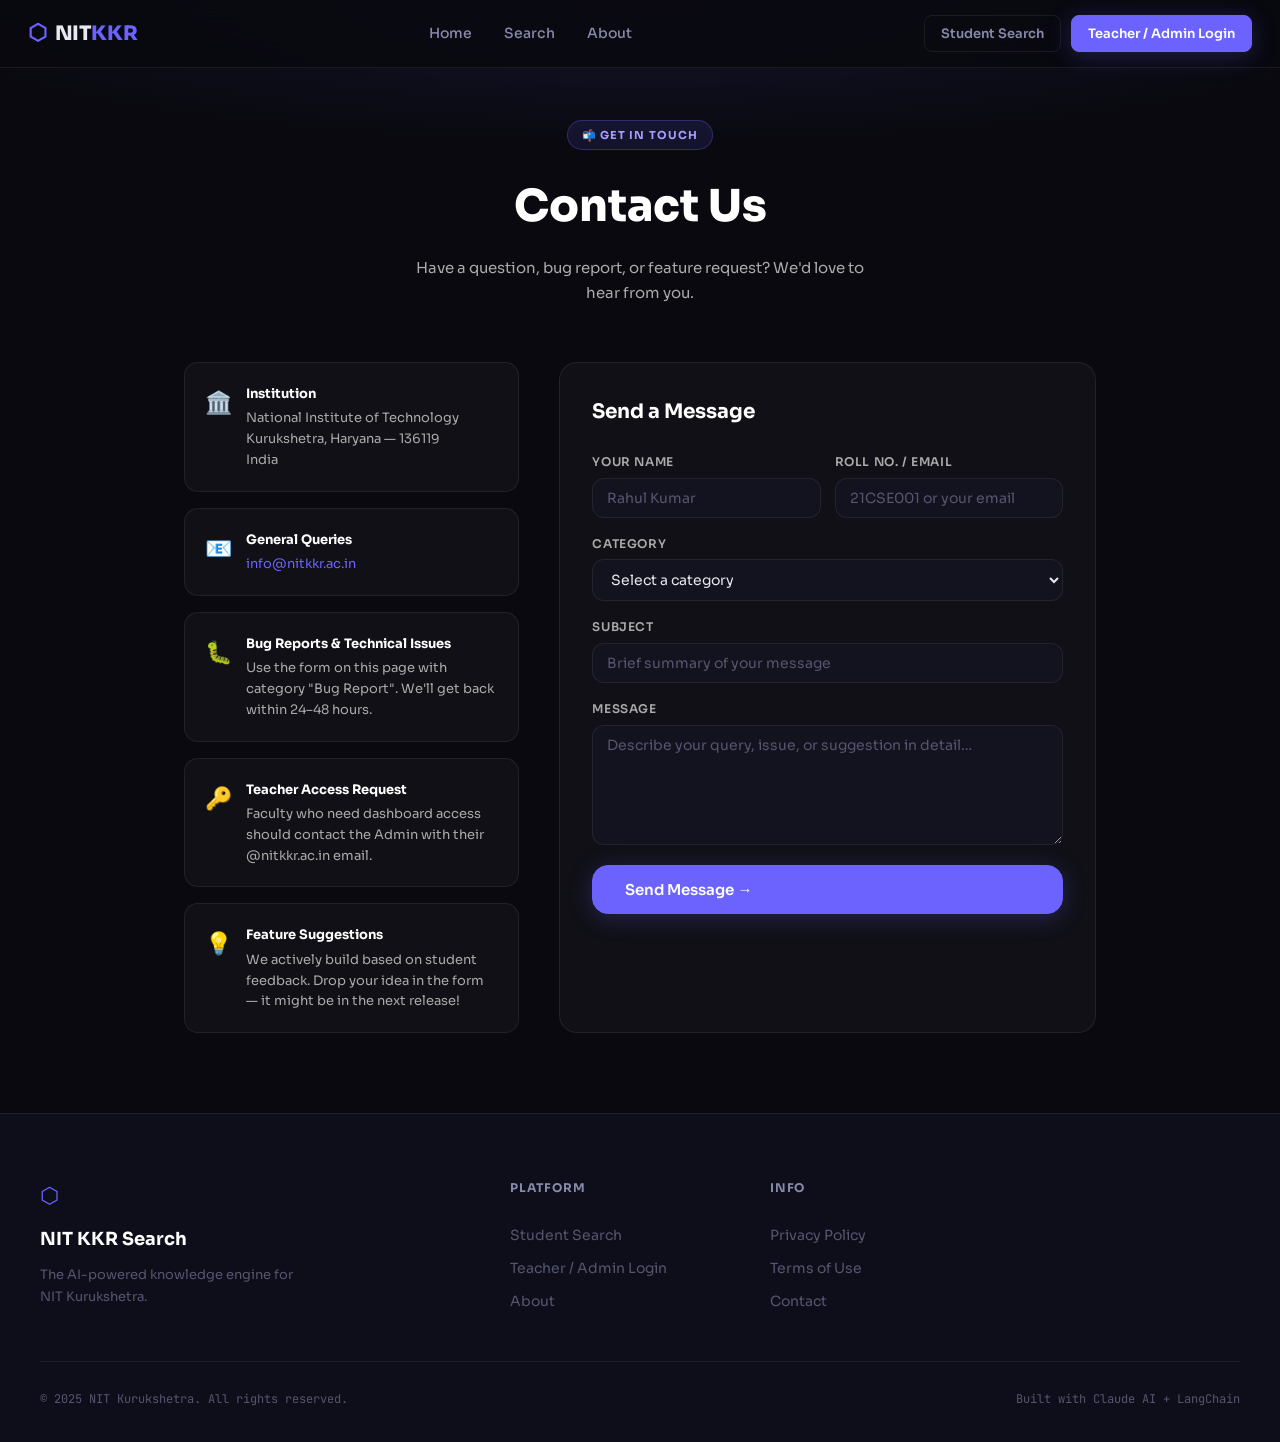
<file: contact.html>
<!DOCTYPE html>
<html lang="en">
<head>
  <meta charset="UTF-8" />
  <meta name="viewport" content="width=device-width, initial-scale=1.0" />
  <title>Contact — NIT KKR Search Engine</title>
  <link rel="stylesheet" href="style.css" />
  <link rel="preconnect" href="https://fonts.googleapis.com" />
  <link rel="preconnect" href="https://fonts.gstatic.com" crossorigin />
  <link href="https://fonts.googleapis.com/css2?family=Sora:wght@300;400;500;600;700;800&family=JetBrains+Mono:wght@400;500;600&display=swap" rel="stylesheet" />
  <style>
    .contact-hero {
      padding: 120px 24px 56px;
      text-align: center;
      background: radial-gradient(ellipse 60% 40% at 50% 0%, rgba(108,99,255,0.13), transparent);
    }
    .contact-hero__badge { display: inline-block; background: rgba(108,99,255,0.12); border: 1px solid rgba(108,99,255,0.3); color: #a89cff; font-size: 11px; font-weight: 700; letter-spacing: .1em; text-transform: uppercase; padding: 5px 14px; border-radius: 99px; margin-bottom: 20px; }
    .contact-hero__title { font-size: clamp(28px, 4vw, 44px); font-weight: 800; color: #fff; margin: 0 0 12px; }
    .contact-hero__sub { font-size: 15px; color: #aaa; max-width: 480px; margin: 0 auto; line-height: 1.7; }

    .contact-body {
      max-width: 960px;
      margin: 0 auto;
      padding: 0 24px 80px;
      display: grid;
      grid-template-columns: 1fr 1.6fr;
      gap: 40px;
    }
    @media (max-width: 700px) { .contact-body { grid-template-columns: 1fr; } }

    /* Left — info cards */
    .contact-info { display: flex; flex-direction: column; gap: 16px; }
    .contact-info-card {
      background: rgba(255,255,255,0.03);
      border: 1px solid rgba(255,255,255,0.07);
      border-radius: 14px;
      padding: 20px;
      display: flex;
      gap: 14px;
      align-items: flex-start;
      transition: border-color .2s;
    }
    .contact-info-card:hover { border-color: rgba(108,99,255,0.35); }
    .contact-info-card__icon { font-size: 22px; flex-shrink: 0; margin-top: 2px; }
    .contact-info-card__title { font-size: 13px; font-weight: 700; color: #fff; margin-bottom: 4px; }
    .contact-info-card__val { font-size: 13px; color: #aaa; line-height: 1.6; }
    .contact-info-card__val a { color: var(--clr-primary, #6c63ff); text-decoration: none; }
    .contact-info-card__val a:hover { text-decoration: underline; }

    /* Right — form */
    .contact-form-wrap {
      background: rgba(255,255,255,0.03);
      border: 1px solid rgba(255,255,255,0.07);
      border-radius: 18px;
      padding: 32px;
    }
    .contact-form-wrap h2 { font-size: 20px; font-weight: 700; color: #fff; margin: 0 0 24px; }
    .contact-form { display: flex; flex-direction: column; gap: 16px; }
    .form-row { display: grid; grid-template-columns: 1fr 1fr; gap: 14px; }
    @media (max-width: 500px) { .form-row { grid-template-columns: 1fr; } }
    .form-group { display: flex; flex-direction: column; gap: 6px; }
    .form-group label { font-size: 12px; font-weight: 600; color: #aaa; letter-spacing: .05em; text-transform: uppercase; }
    .contact-form textarea.form-input { resize: vertical; min-height: 120px; font-family: inherit; }
    .contact-form select.form-input { cursor: pointer; }
    .contact-form__submit { margin-top: 4px; }
    .contact-success {
      display: none;
      background: rgba(34,197,94,0.1);
      border: 1px solid rgba(34,197,94,0.3);
      border-radius: 10px;
      padding: 16px 20px;
      color: #22c55e;
      font-size: 14px;
      font-weight: 600;
      text-align: center;
      margin-top: 12px;
    }
  </style>
</head>
<body class="page-contact">

  <header class="navbar">
    <div class="navbar__inner">
      <a href="index.html" class="navbar__logo">
        <span class="navbar__logo-icon">⬡</span>
        <span class="navbar__logo-text">NIT<span class="navbar__logo-accent">KKR</span></span>
      </a>
      <nav class="navbar__links">
        <a href="index.html" class="navbar__link">Home</a>
        <a href="dashboard-student.html" class="navbar__link">Search</a>
        <a href="about.html" class="navbar__link">About</a>
      </nav>
      <div class="navbar__auth">
        <a href="dashboard-student.html" class="btn btn--ghost btn--sm">Student Search</a>
        <a href="login.html" class="btn btn--primary btn--sm">Teacher / Admin Login</a>
      </div>
      <button class="navbar__hamburger"><span></span><span></span><span></span></button>
    </div>
  </header>

  <main>
    <div class="contact-hero">
      <div class="contact-hero__badge">📬 Get in Touch</div>
      <h1 class="contact-hero__title">Contact Us</h1>
      <p class="contact-hero__sub">Have a question, bug report, or feature request? We'd love to hear from you.</p>
    </div>

    <div class="contact-body">

      <!-- LEFT: Info -->
      <div class="contact-info">

        <div class="contact-info-card">
          <span class="contact-info-card__icon">🏛️</span>
          <div>
            <div class="contact-info-card__title">Institution</div>
            <div class="contact-info-card__val">National Institute of Technology<br/>Kurukshetra, Haryana — 136119<br/>India</div>
          </div>
        </div>

        <div class="contact-info-card">
          <span class="contact-info-card__icon">📧</span>
          <div>
            <div class="contact-info-card__title">General Queries</div>
            <div class="contact-info-card__val"><a href="mailto:info@nitkkr.ac.in">info@nitkkr.ac.in</a></div>
          </div>
        </div>

        <div class="contact-info-card">
          <span class="contact-info-card__icon">🐛</span>
          <div>
            <div class="contact-info-card__title">Bug Reports & Technical Issues</div>
            <div class="contact-info-card__val">Use the form on this page with category "Bug Report". We'll get back within 24–48 hours.</div>
          </div>
        </div>

        <div class="contact-info-card">
          <span class="contact-info-card__icon">🔑</span>
          <div>
            <div class="contact-info-card__title">Teacher Access Request</div>
            <div class="contact-info-card__val">Faculty who need dashboard access should contact the Admin with their @nitkkr.ac.in email.</div>
          </div>
        </div>

        <div class="contact-info-card">
          <span class="contact-info-card__icon">💡</span>
          <div>
            <div class="contact-info-card__title">Feature Suggestions</div>
            <div class="contact-info-card__val">We actively build based on student feedback. Drop your idea in the form — it might be in the next release!</div>
          </div>
        </div>

      </div>

      <!-- RIGHT: Form -->
      <div class="contact-form-wrap">
        <h2>Send a Message</h2>
        <div class="contact-form" id="contact-form">
          <div class="form-row">
            <div class="form-group">
              <label for="cf-name">Your Name</label>
              <input type="text" id="cf-name" class="form-input" placeholder="Rahul Kumar" />
            </div>
            <div class="form-group">
              <label for="cf-roll">Roll No. / Email</label>
              <input type="text" id="cf-roll" class="form-input" placeholder="21CSE001 or your email" />
            </div>
          </div>
          <div class="form-group">
            <label for="cf-category">Category</label>
            <select id="cf-category" class="form-input">
              <option value="">Select a category</option>
              <option value="bug">🐛 Bug Report</option>
              <option value="feature">💡 Feature Request</option>
              <option value="access">🔑 Teacher Access Request</option>
              <option value="content">📄 Content Issue (wrong paper, etc.)</option>
              <option value="general">💬 General Query</option>
              <option value="other">📌 Other</option>
            </select>
          </div>
          <div class="form-group">
            <label for="cf-subject">Subject</label>
            <input type="text" id="cf-subject" class="form-input" placeholder="Brief summary of your message" />
          </div>
          <div class="form-group">
            <label for="cf-message">Message</label>
            <textarea id="cf-message" class="form-input" placeholder="Describe your query, issue, or suggestion in detail…"></textarea>
          </div>
          <div class="contact-form__submit">
            <button id="cf-submit" class="btn btn--primary btn--lg" style="width:100%;">Send Message →</button>
          </div>
          <div class="contact-success" id="cf-success">
            ✅ Message sent! We'll get back to you within 1–2 working days.
          </div>
        </div>
      </div>

    </div>
  </main>

  <footer class="footer">
    <div class="footer__inner">
      <div class="footer__brand">
        <span class="navbar__logo-icon">⬡</span>
        <span class="footer__brand-name">NIT KKR Search</span>
        <p class="footer__brand-desc">The AI-powered knowledge engine for NIT Kurukshetra.</p>
      </div>
      <div class="footer__links-group">
        <h5 class="footer__group-title">Platform</h5>
        <a href="dashboard-student.html" class="footer__link">Student Search</a>
        <a href="login.html" class="footer__link">Teacher / Admin Login</a>
        <a href="about.html" class="footer__link">About</a>
      </div>
      <div class="footer__links-group">
        <h5 class="footer__group-title">Info</h5>
        <a href="privacy.html" class="footer__link">Privacy Policy</a>
        <a href="terms.html" class="footer__link">Terms of Use</a>
        <a href="contact.html" class="footer__link">Contact</a>
      </div>
    </div>
    <div class="footer__bottom">
      <span>© 2025 NIT Kurukshetra. All rights reserved.</span>
      <span>Built with Claude AI + LangChain</span>
    </div>
  </footer>

  <script src="main.js"></script>
  <script>
    document.getElementById('cf-submit').addEventListener('click', () => {
      const name     = document.getElementById('cf-name').value.trim();
      const subject  = document.getElementById('cf-subject').value.trim();
      const message  = document.getElementById('cf-message').value.trim();
      const category = document.getElementById('cf-category').value;

      if (!name)     { alert('Please enter your name.'); return; }
      if (!category) { alert('Please select a category.'); return; }
      if (!subject)  { alert('Please enter a subject.'); return; }
      if (!message)  { alert('Please write a message.'); return; }

      // Save locally (could be sent to backend later)
      const submissions = JSON.parse(localStorage.getItem('nitkkr_contact') || '[]');
      submissions.push({
        name, roll: document.getElementById('cf-roll').value.trim(),
        category, subject, message,
        time: new Date().toISOString()
      });
      localStorage.setItem('nitkkr_contact', JSON.stringify(submissions));

      // Show success
      document.getElementById('cf-submit').disabled = true;
      document.getElementById('cf-success').style.display = 'block';

      // Reset form after delay
      setTimeout(() => {
        document.getElementById('cf-name').value    = '';
        document.getElementById('cf-roll').value    = '';
        document.getElementById('cf-category').value = '';
        document.getElementById('cf-subject').value = '';
        document.getElementById('cf-message').value = '';
        document.getElementById('cf-submit').disabled = false;
        document.getElementById('cf-success').style.display = 'none';
      }, 3500);
    });
  </script>
</body>
</html>
</file>
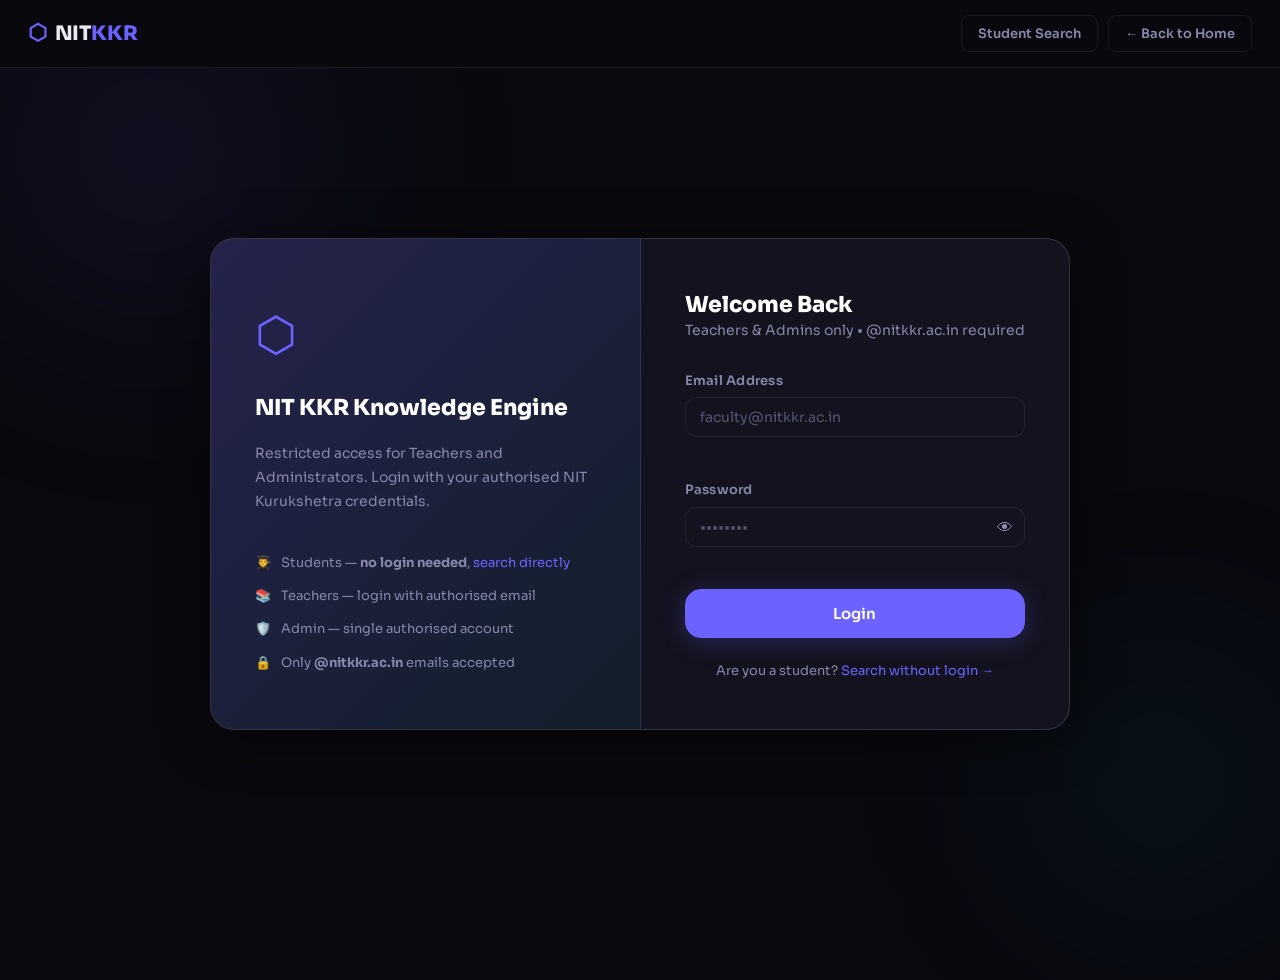
<file: dashboard-admin.html>
<!DOCTYPE html>
<html lang="en">
<head>
  <meta charset="UTF-8" />
  <meta name="viewport" content="width=device-width, initial-scale=1.0" />
  <title>Admin Dashboard — NIT KKR</title>
  <link rel="stylesheet" href="style.css" />
  <link href="https://fonts.googleapis.com/css2?family=Sora:wght@300;400;500;600;700;800&family=JetBrains+Mono:wght@400;500;600&display=swap" rel="stylesheet" />
  <style>
    .dept-bar-item{display:flex;align-items:center;gap:12px;margin-bottom:10px;}
    .dept-bar-label{font-size:13px;font-weight:600;color:#aaa;min-width:50px;}
    .dept-bar{flex:1;background:rgba(255,255,255,0.06);border-radius:99px;overflow:hidden;height:20px;}
    .dept-bar__fill{height:100%;background:linear-gradient(90deg,var(--clr-primary),#a89cff);border-radius:99px;display:flex;align-items:center;justify-content:flex-end;padding-right:8px;font-size:11px;font-weight:700;color:#fff;min-width:30px;transition:width .5s ease;}
    .trending-list{list-style:none;padding:0;margin:0;display:flex;flex-direction:column;gap:8px;}
    .trending-item{display:flex;justify-content:space-between;align-items:center;padding:8px 12px;background:rgba(255,255,255,0.03);border-radius:8px;font-size:13px;color:#ddd;}
    .trending-count{font-size:12px;color:#888;}
    .content-item{display:flex;justify-content:space-between;align-items:flex-start;gap:12px;padding:16px;background:rgba(255,255,255,0.03);border:1px solid rgba(255,255,255,0.07);border-radius:12px;margin-bottom:10px;}
    .content-item__info{flex:1;}
    .content-item__title{font-size:14px;font-weight:700;color:#fff;margin-bottom:4px;}
    .content-item__meta{font-size:12px;color:#888;}
    .content-item__actions{display:flex;gap:8px;flex-wrap:wrap;align-items:center;}
    .activity-list{display:flex;flex-direction:column;gap:10px;margin-top:16px;}
    .activity-item{display:flex;gap:12px;align-items:flex-start;padding:12px 16px;background:rgba(255,255,255,0.02);border:1px solid rgba(255,255,255,0.06);border-radius:10px;}
    .activity-item__icon{font-size:18px;flex-shrink:0;}
    .activity-item__info{flex:1;}
    .activity-item__text{font-size:13px;color:#ddd;margin-bottom:2px;}
    .activity-item__time{font-size:11px;color:#666;}
    .activity-item__badge{font-size:10px;font-weight:700;padding:2px 8px;border-radius:99px;border:1px solid;flex-shrink:0;}
    .activity-item__badge--pending{color:#fbbf24;background:rgba(251,191,36,0.1);border-color:rgba(251,191,36,0.3);}
    .activity-item__badge--blocked{color:#f87171;background:rgba(239,68,68,0.1);border-color:rgba(239,68,68,0.3);}
    .activity-item__badge--success{color:#4ade80;background:rgba(34,197,94,0.1);border-color:rgba(34,197,94,0.3);}
    .all-content-list{display:flex;flex-direction:column;gap:10px;margin-top:16px;}
    .toggle-switch{display:flex;align-items:center;gap:10px;cursor:pointer;}
    .toggle-switch__track{width:42px;height:22px;background:rgba(255,255,255,0.1);border-radius:99px;position:relative;transition:.2s;flex-shrink:0;}
    .toggle-switch input:checked ~ .toggle-switch__track{background:var(--clr-primary);}
    .toggle-switch__track::after{content:'';position:absolute;left:3px;top:3px;width:16px;height:16px;border-radius:50%;background:#fff;transition:.2s;}
    .toggle-switch input:checked ~ .toggle-switch__track::after{left:calc(100% - 19px);}
    .toggle-switch input{display:none;}
    .toggle-switch__label{font-size:13px;color:#aaa;}
    .settings-grid{display:grid;grid-template-columns:repeat(auto-fill,minmax(280px,1fr));gap:16px;}
    .settings-card{background:rgba(255,255,255,0.03);border:1px solid rgba(255,255,255,0.07);border-radius:14px;padding:20px;}
    .settings-card__title{font-size:14px;font-weight:700;color:#fff;margin-bottom:6px;}
    .settings-card__desc{font-size:12px;color:#888;margin-bottom:12px;line-height:1.6;}
    /* ── MISSING CLASSES ADDED ── */
    .add-teacher-success{background:rgba(34,197,94,0.1);border:1px solid rgba(34,197,94,0.25);border-radius:10px;padding:10px 16px;font-size:13px;color:#4ade80;}
    .login-alert{display:flex;align-items:center;gap:8px;background:rgba(239,68,68,0.08);border:1px solid rgba(239,68,68,0.2);border-radius:10px;padding:10px 16px;font-size:13px;color:#f87171;}
    .upload-tab{padding:8px 18px;border-radius:99px;font-size:13px;font-weight:600;border:1px solid rgba(255,255,255,0.1);background:rgba(255,255,255,0.04);color:#aaa;cursor:pointer;transition:.2s;}
    .upload-tab.active,.upload-tab:hover{background:var(--clr-primary);border-color:var(--clr-primary);color:#fff;}
    .upload-tabs{display:flex;gap:8px;flex-wrap:wrap;margin-bottom:20px;}
    .pyq-state-box{text-align:center;padding:40px 20px;}
    .pyq-state-box__icon{font-size:32px;margin-bottom:12px;}
    .pyq-state-box__title{font-size:16px;font-weight:700;color:#fff;margin-bottom:6px;}
    .pyq-state-box__msg{font-size:13px;color:#888;}
    .content-panel{margin-top:16px;}
    .content-panel.hidden{display:none;}
  </style>
</head>
</head>
<body id="body-dashboard" class="page-dashboard page-dashboard--admin">

  <!-- AUTO-LOGOUT MODALS -->
  <div id="autologout-overlay" class="autologout-overlay hidden">
    <div class="autologout-modal">
      <div class="autologout-modal__icon">⏱️</div>
      <h3 class="autologout-modal__title">Session Expiring</h3>
      <p class="autologout-modal__msg">No activity. Logging out in <span id="autologout-countdown" class="autologout-modal__countdown">120</span>s.</p>
      <div class="autologout-modal__actions">
        <button id="btn-stay-logged-in" class="btn btn--primary">Stay Logged In</button>
        <button id="btn-logout-now" class="btn btn--ghost">Logout Now</button>
      </div>
    </div>
  </div>
  <div id="force-logout-overlay" class="autologout-overlay hidden">
    <div class="autologout-modal autologout-modal--danger">
      <div class="autologout-modal__icon">🔒</div>
      <h3 class="autologout-modal__title">Session Ended</h3>
      <p class="autologout-modal__msg" id="force-logout-msg">Session ended due to inactivity.</p>
      <div class="autologout-modal__actions"><button id="btn-relogin" class="btn btn--primary btn--full">Login Again</button></div>
    </div>
  </div>

  <!-- SIDEBAR -->
  <aside id="sidebar" class="sidebar sidebar--admin">
    <div class="sidebar__logo">
      <span class="navbar__logo-icon">⬡</span>
      <span class="sidebar__logo-text">NIT<span class="navbar__logo-accent">KKR</span></span>
    </div>
    <div class="sidebar__user">
      <div class="sidebar__avatar sidebar__avatar--admin" id="sidebar-avatar">A</div>
      <div class="sidebar__user-info">
        <span class="sidebar__user-name" id="sidebar-user-name">Admin</span>
        <span class="sidebar__user-role sidebar__user-role--admin">System Administrator</span>
      </div>
    </div>
    <nav class="sidebar__nav">
      <a href="#" class="sidebar__nav-item sidebar__nav-item--active" data-section="overview"><span class="sidebar__nav-icon">📊</span> Overview</a>
      <a href="#" class="sidebar__nav-item" data-section="results"><span class="sidebar__nav-icon">📋</span> Results</a>
      <a href="#" class="sidebar__nav-item" data-section="teachers"><span class="sidebar__nav-icon">👨‍🏫</span> Teacher Access <span class="sidebar__badge" id="teacher-count-badge">0</span></a>
      <a href="#" class="sidebar__nav-item" data-section="content"><span class="sidebar__nav-icon">📁</span> All Content</a>
      <a href="#" class="sidebar__nav-item" data-section="announcements"><span class="sidebar__nav-icon">📢</span> Announcements</a>
      <a href="#" class="sidebar__nav-item" data-section="analytics"><span class="sidebar__nav-icon">📈</span> Analytics</a>
      <a href="#" class="sidebar__nav-item" data-section="settings"><span class="sidebar__nav-icon">⚙️</span> Settings</a>
    </nav>
    <div class="sidebar-session-info">
      <span class="sidebar-session-info__icon">🟢</span>
      <div>
        <span class="sidebar-session-info__label">Session Active</span>
        <span class="session-timer-display sidebar-session-info__timer" id="sidebar-timer">30m</span>
      </div>
    </div>
    <button id="sidebar-logout" class="sidebar__logout sidebar__logout--prominent">🚪 Logout</button>
  </aside>

  <!-- MAIN -->
  <div id="dashboard-main" class="dashboard-main">
    <header class="topbar topbar--admin">
      <button id="sidebar-toggle" class="topbar__sidebar-toggle">☰</button>
      <div id="topbar-title" class="topbar__title">Admin Dashboard</div>
      <div class="topbar__actions">
        <div class="topbar-session-badge">
          <span class="topbar-session-badge__dot"></span>
          <span class="session-timer-display" id="topbar-timer-label">30m</span>
        </div>
        <button id="topbar-logout-btn" class="btn btn--danger btn--sm">🚪 Logout</button>
        <div class="topbar__avatar topbar__avatar--admin" id="topbar-avatar">A</div>
      </div>
    </header>

    <div id="dashboard-content" class="dashboard-content">

      <!-- ════ OVERVIEW ════ -->
      <section id="section-overview" class="dash-section dash-section--active" data-section="overview">
        <div class="dash-section__header">
          <div><h2 class="dash-section__title">System Overview</h2><p class="dash-section__subtitle">NIT KKR Search Engine — Live Stats</p></div>
          <button class="btn btn--ghost btn--sm" onclick="renderOverview()">↻ Refresh</button>
        </div>
        <div id="admin-stats-grid" class="admin-stats-grid">
          <div class="admin-stat-card">
            <span class="admin-stat-card__icon">👨‍🏫</span>
            <span class="admin-stat-card__number" id="stat-teachers">0</span>
            <span class="admin-stat-card__label">Authorised Teachers</span>
            <span class="admin-stat-card__delta">Manage in Teacher Access</span>
          </div>
          <div class="admin-stat-card">
            <span class="admin-stat-card__icon">📄</span>
            <span class="admin-stat-card__number" id="stat-pyqs">0</span>
            <span class="admin-stat-card__label">Question Papers</span>
            <span class="admin-stat-card__delta admin-stat-card__delta--up">PYQs in database</span>
          </div>
          <div class="admin-stat-card">
            <span class="admin-stat-card__icon">📚</span>
            <span class="admin-stat-card__number" id="stat-materials">0</span>
            <span class="admin-stat-card__label">Study Materials</span>
            <span class="admin-stat-card__delta">Notes + Lab Manuals</span>
          </div>
          <div class="admin-stat-card">
            <span class="admin-stat-card__icon">📝</span>
            <span class="admin-stat-card__number" id="stat-asgns">0</span>
            <span class="admin-stat-card__label">Assignments</span>
            <span class="admin-stat-card__delta">Posted by teachers</span>
          </div>
        </div>
        <div id="admin-recent-activity" style="margin-top:24px;">
          <h3 class="admin-section-title">Recent Activity</h3>
          <div id="activity-feed" class="activity-list"></div>
        </div>
      </section>

      <!-- ════ RESULTS MANAGEMENT ════ -->
      <section id="section-results" class="dash-section" data-section="results">
        <div class="dash-section__header">
          <div><h2 class="dash-section__title">Results Management</h2><p class="dash-section__subtitle">Upload exam results — AI will auto-index them for student queries</p></div>
          <button class="btn btn--ghost btn--sm" onclick="loadAdminResults()">↻ Refresh</button>
        </div>

        <!-- Upload Result -->
        <div class="settings-card" style="max-width:780px;margin-bottom:28px;">
          <h4 class="settings-card__title">📤 Upload New Result PDF</h4>
          <p class="settings-card__desc">After upload, AI will automatically index the PDF so students can query their marks via chat.</p>
          <div id="result-upload-success" class="add-teacher-success hidden" style="margin-bottom:12px;">✅ Result uploaded and indexed successfully!</div>
          <div id="result-upload-error" class="login-alert hidden" style="margin-top:0;margin-bottom:12px;"><span>⚠️</span><span id="result-upload-error-msg">Error</span></div>
          <div class="form-row" style="margin-top:14px;">
            <div class="form-group"><label class="form-label">Degree *</label>
              <select id="r-degree" class="form-select">
                <option value="">Select Degree</option>
                <option value="BTech">BTech</option><option value="MTech">MTech</option>
                <option value="BCA">BCA</option><option value="MCA">MCA</option>
              </select>
            </div>
            <div class="form-group"><label class="form-label">Branch *</label>
              <select id="r-branch" class="form-select">
                <option value="">Select Branch</option>
                <option value="CSE">CSE</option><option value="ECE">ECE</option>
                <option value="ME">ME</option><option value="CE">CE</option>
                <option value="IT">IT</option><option value="Electrical">Electrical</option>
                <option value="IOT">IOT</option>
              </select>
            </div>
          </div>
          <div class="form-row">
            <div class="form-group"><label class="form-label">Semester *</label>
              <select id="r-semester" class="form-select">
                <option value="">Select Semester</option>
                <option value="1">1</option><option value="2">2</option><option value="3">3</option>
                <option value="4">4</option><option value="5">5</option><option value="6">6</option>
                <option value="7">7</option><option value="8">8</option>
              </select>
            </div>
            <div class="form-group"><label class="form-label">Year *</label>
              <select id="r-year" class="form-select">
                <option value="">Select Year</option>
                <option value="2025">2025</option><option value="2024">2024</option>
                <option value="2023">2023</option><option value="2022">2022</option>
                <option value="2021">2021</option><option value="2020">2020</option>
              </select>
            </div>
            <div class="form-group"><label class="form-label">Type *</label>
              <select id="r-type" class="form-select">
                <option value="">Select Type</option>
                <option value="Regular">Regular</option>
                <option value="Reappear">Reappear</option>
              </select>
            </div>
          </div>
          <div class="form-group" style="margin-top:10px;">
            <label class="form-label">Result PDF *</label>
            <input type="file" id="r-file" accept=".pdf" class="form-input" style="padding:8px;" />
          </div>
          <button id="btn-upload-result" class="btn btn--primary" style="margin-top:14px;">📤 Upload Result → AI Index</button>
        </div>

        <!-- All uploaded results -->
        <div>
          <h4 style="font-size:15px;font-weight:700;color:#fff;margin-bottom:12px;">📋 All Uploaded Results</h4>
          <div id="admin-results-state" class="pyq-state-box">
            <div class="pyq-state-box__icon">📋</div>
            <h3 class="pyq-state-box__title">Loading results…</h3>
          </div>
          <div id="admin-results-list" class="all-content-list" style="display:none;"></div>
        </div>
      </section>

      <!-- ════ TEACHERS ════ -->
      <section id="section-teachers" class="dash-section" data-section="teachers">
        <div class="dash-section__header">
          <div><h2 class="dash-section__title">Teacher Access Management</h2><p class="dash-section__subtitle">Add or remove teachers who can login to the platform</p></div>
        </div>

        <div class="settings-card" style="max-width:680px;margin-bottom:28px;">
          <h4 class="settings-card__title">➕ Add New Teacher</h4>
          <p class="settings-card__desc">Fill in details below. Teacher can login immediately after adding.</p>
          <div id="add-teacher-alert" class="login-alert hidden" style="margin-top:12px;"><span>⚠️</span><span id="add-teacher-alert-msg"></span></div>
          <div id="add-teacher-success" class="add-teacher-success hidden" style="margin-top:12px;">✅ Teacher added successfully!</div>
          <div class="form-row" style="margin-top:14px;">
            <div class="form-group"><label class="form-label">Full Name</label><input type="text" id="teacher-name" class="form-input" placeholder="Prof. Full Name" /></div>
            <div class="form-group"><label class="form-label">Department</label>
              <select id="teacher-dept" class="form-select">
                <option value="">Select dept.</option>
                <option value="CSE">CSE</option><option value="ECE">ECE</option><option value="ME">ME</option><option value="EE">EE</option><option value="CE">CE</option><option value="IT">IT</option><option value="CHE">CHE</option><option value="MBA">MBA</option><option value="MCA">MCA</option><option value="PHY">PHY</option><option value="MATH">MATH</option><option value="CHEM">CHEM</option>
              </select>
            </div>
          </div>
          <div class="form-row">
            <div class="form-group"><label class="form-label">Email Address</label><input type="email" id="teacher-email" class="form-input" placeholder="faculty@nitkkr.ac.in" /><span id="teacher-email-error" class="form-error"></span></div>
            <div class="form-group"><label class="form-label">Password</label>
              <div class="form-input-wrapper">
                <input type="password" id="teacher-password" class="form-input" placeholder="Set login password" />
                <button type="button" id="toggle-teacher-pw" class="form-input-toggle">👁</button>
              </div>
            </div>
          </div>
          <button id="btn-add-teacher" class="btn btn--primary">Add Teacher</button>
        </div>

        <div class="settings-card" style="max-width:820px;">
          <div style="display:flex;justify-content:space-between;align-items:center;margin-bottom:16px;flex-wrap:wrap;gap:10px;">
            <h4 class="settings-card__title">👨‍🏫 Authorised Teachers <span id="teacher-list-count" class="sidebar__badge" style="margin-left:8px;font-size:13px;padding:2px 10px;">0</span></h4>
            <input type="text" id="teacher-search" class="form-input" placeholder="Search teachers…" style="max-width:220px;" />
          </div>
          <div class="table-wrapper">
            <table id="teacher-table" class="data-table">
              <thead><tr><th>#</th><th>Name</th><th>Email</th><th>Department</th><th>Action</th></tr></thead>
              <tbody id="teacher-table-body"></tbody>
            </table>
          </div>
          <p id="teacher-empty-msg" class="teacher-empty-msg hidden">No teachers added yet.</p>
        </div>
      </section>

      <!-- ════ ALL CONTENT ════ -->
      <section id="section-content" class="dash-section" data-section="content">
        <div class="dash-section__header">
          <div><h2 class="dash-section__title">All Content</h2><p class="dash-section__subtitle">View and delete all uploaded content across the platform</p></div>
          <button class="btn btn--ghost btn--sm" onclick="renderAllContent()">↻ Refresh</button>
        </div>
        <div class="upload-tabs" id="content-type-tabs">
          <button class="upload-tab active" data-ctab="pyq">📄 PYQs</button>
          <button class="upload-tab" data-ctab="notes">📒 Notes</button>
          <button class="upload-tab" data-ctab="lab">🔬 Lab Manuals</button>
          <button class="upload-tab" data-ctab="asgn">📝 Assignments</button>
          <button class="upload-tab" data-ctab="ann">📢 Announcements</button>
        </div>
        <div id="content-panel-pyq" class="content-panel">
          <div id="content-pyq-empty" class="pyq-state-box"><div class="pyq-state-box__icon">📄</div><h3 class="pyq-state-box__title">No PYQs</h3></div>
          <div id="content-pyq-list" class="all-content-list"></div>
        </div>
        <div id="content-panel-notes" class="content-panel hidden">
          <div id="content-notes-empty" class="pyq-state-box"><div class="pyq-state-box__icon">📒</div><h3 class="pyq-state-box__title">No Notes</h3></div>
          <div id="content-notes-list" class="all-content-list"></div>
        </div>
        <div id="content-panel-lab" class="content-panel hidden">
          <div id="content-lab-empty" class="pyq-state-box"><div class="pyq-state-box__icon">🔬</div><h3 class="pyq-state-box__title">No Lab Manuals</h3></div>
          <div id="content-lab-list" class="all-content-list"></div>
        </div>
        <div id="content-panel-asgn" class="content-panel hidden">
          <div id="content-asgn-empty" class="pyq-state-box"><div class="pyq-state-box__icon">📝</div><h3 class="pyq-state-box__title">No Assignments</h3></div>
          <div id="content-asgn-list" class="all-content-list"></div>
        </div>
        <div id="content-panel-ann" class="content-panel hidden">
          <div id="content-ann-empty" class="pyq-state-box"><div class="pyq-state-box__icon">📢</div><h3 class="pyq-state-box__title">No Announcements</h3></div>
          <div id="content-ann-list" class="all-content-list"></div>
        </div>
      </section>

      <!-- ════ ANNOUNCEMENTS ════ -->
      <section id="section-announcements" class="dash-section" data-section="announcements">
        <div class="dash-section__header">
          <div><h2 class="dash-section__title">Policies & Announcements</h2><p class="dash-section__subtitle">Upload PDFs — AI automatically indexes them for student queries</p></div>
          <button class="btn btn--ghost btn--sm" onclick="loadAllPoliciesAndAnn()">↻ Refresh</button>
        </div>

        <!-- Upload Tabs -->
        <div class="upload-tabs" style="margin-bottom:20px;">
          <button class="upload-tab active" data-ptab="policy">📋 Policy / Notification</button>
          <button class="upload-tab" data-ptab="announcement">📢 Announcement</button>
        </div>

        <!-- Policy Upload Panel -->
        <div id="panel-policy" class="settings-card" style="margin-bottom:24px;">
          <h4 class="settings-card__title">📋 Upload Policy / Notification PDF</h4>
          <p class="settings-card__desc">Internship rules, attendance policy, scholarship circulars — students can query these via AI chat.</p>
          <div id="policy-upload-success" class="add-teacher-success hidden" style="margin-bottom:12px;">✅ Policy uploaded and indexed!</div>
          <div id="policy-upload-error" class="login-alert hidden" style="margin-bottom:12px;margin-top:0;"><span>⚠️</span><span id="policy-upload-error-msg"></span></div>
          <div class="form-row" style="margin-top:14px;">
            <div class="form-group" style="flex:2;">
              <label class="form-label">Title *</label>
              <input type="text" id="policy-title" class="form-input" placeholder="e.g. Internship Policy 2024" />
            </div>
            <div class="form-group">
              <label class="form-label">Year</label>
              <select id="policy-year" class="form-select">
                <option value="">Auto-detect</option>
                <option value="2026">2026</option><option value="2025">2025</option>
                <option value="2024">2024</option><option value="2023">2023</option>
                <option value="2022">2022</option>
              </select>
            </div>
          </div>
          <div class="form-group" style="margin-top:10px;">
            <label class="form-label">PDF File *</label>
            <input type="file" id="policy-file" accept=".pdf" class="form-input" style="padding:8px;" />
          </div>
          <button id="btn-upload-policy" class="btn btn--primary" style="margin-top:14px;">📤 Upload & Index Policy</button>
        </div>

        <!-- Announcement Upload Panel -->
        <div id="panel-announcement" class="settings-card" style="margin-bottom:24px;display:none;">
          <h4 class="settings-card__title">📢 Upload Announcement PDF</h4>
          <p class="settings-card__desc">Holiday notices, event announcements, merit lists — visible to all students.</p>
          <div id="ann-upload-success" class="add-teacher-success hidden" style="margin-bottom:12px;">✅ Announcement uploaded!</div>
          <div id="ann-upload-error" class="login-alert hidden" style="margin-bottom:12px;margin-top:0;"><span>⚠️</span><span id="ann-upload-error-msg"></span></div>
          <div class="form-group" style="margin-top:14px;">
            <label class="form-label">Title *</label>
            <input type="text" id="ann-title-new" class="form-input" placeholder="e.g. Holi Holiday Notice 2025" />
          </div>
          <div class="form-group" style="margin-top:10px;">
            <label class="form-label">PDF File *</label>
            <input type="file" id="ann-file-new" accept=".pdf" class="form-input" style="padding:8px;" />
          </div>
          <button id="btn-upload-ann-new" class="btn btn--primary" style="margin-top:14px;">📤 Upload Announcement</button>
        </div>

        <!-- All Policies -->
        <div style="margin-bottom:28px;">
          <h4 style="font-size:15px;font-weight:700;color:#fff;margin-bottom:12px;">📋 All Policies / Notifications</h4>
          <div id="policies-list-state" class="pyq-state-box"><div class="pyq-state-box__icon">📋</div><h3 class="pyq-state-box__title">Loading…</h3></div>
          <div id="policies-list" class="all-content-list" style="display:none;"></div>
        </div>

        <!-- All Announcements -->
        <div>
          <h4 style="font-size:15px;font-weight:700;color:#fff;margin-bottom:12px;">📢 All Announcements</h4>
          <div id="ann-list-state" class="pyq-state-box"><div class="pyq-state-box__icon">📢</div><h3 class="pyq-state-box__title">Loading…</h3></div>
          <div id="ann-backend-list" class="all-content-list" style="display:none;"></div>
        </div>
      </section>

      <!-- ════ ANALYTICS ════ -->
      <section id="section-analytics" class="dash-section" data-section="analytics">
        <div class="dash-section__header">
          <div><h2 class="dash-section__title">Analytics</h2><p class="dash-section__subtitle">Usage insights and content statistics</p></div>
          <button class="btn btn--ghost btn--sm" onclick="renderAnalytics()">↻ Refresh</button>
        </div>
        <div id="analytics-grid" class="analytics-grid">
          <div class="analytics-card">
            <h4 class="analytics-card__title">🔥 Trending Searches</h4>
            <ol class="trending-list" id="trending-list"></ol>
          </div>
          <div class="analytics-card">
            <h4 class="analytics-card__title">📊 Content by Department</h4>
            <div class="dept-bars" id="dept-bars"></div>
          </div>
        </div>
      </section>

      <!-- ════ SETTINGS ════ -->
      <section id="section-settings" class="dash-section" data-section="settings">
        <div class="dash-section__header"><div><h2 class="dash-section__title">Site Settings</h2><p class="dash-section__subtitle">Configure platform behaviour</p></div></div>
        <div class="settings-grid">
          <div class="settings-card">
            <h4 class="settings-card__title">Email Domain Whitelist</h4>
            <p class="settings-card__desc">Only @nitkkr.ac.in emails can login to teacher/admin accounts.</p>
            <div style="background:rgba(108,99,255,0.08);border:1px solid rgba(108,99,255,0.2);border-radius:8px;padding:8px 12px;font-size:13px;color:#a89cff;font-family:monospace;">@nitkkr.ac.in</div>
          </div>
          <div class="settings-card">
            <h4 class="settings-card__title">Student Open Access</h4>
            <p class="settings-card__desc">Allow students to search PYQs without any login.</p>
            <label class="toggle-switch">
              <input type="checkbox" id="student-access-toggle" checked />
              <span class="toggle-switch__track"></span>
              <span class="toggle-switch__label" id="student-access-label">Enabled</span>
            </label>
          </div>
          <div class="settings-card">
            <h4 class="settings-card__title">Admin Password</h4>
            <p class="settings-card__desc">Current password is stored in config.json. Contact system admin to change.</p>
            <code style="font-size:11px;color:#888;background:rgba(255,255,255,0.04);padding:4px 8px;border-radius:6px;">admin@nitkkr.ac.in</code>
          </div>
          <div class="settings-card">
            <h4 class="settings-card__title">Database Reset</h4>
            <p class="settings-card__desc">⚠️ Clear all uploaded PYQs and materials. This cannot be undone.</p>
            <button class="btn btn--danger btn--sm" onclick="resetDB()">🗑 Reset Database</button>
          </div>
          <div class="settings-card">
            <h4 class="settings-card__title">Export Data</h4>
            <p class="settings-card__desc">Download all database records as JSON for backup.</p>
            <button class="btn btn--outline btn--sm" onclick="exportData()">📥 Export JSON</button>
          </div>
          <div class="settings-card">
            <h4 class="settings-card__title">Session Timeout</h4>
            <p class="settings-card__desc">Teachers and admins are logged out after 30 minutes of inactivity.</p>
            <code style="font-size:11px;color:#a89cff;background:rgba(108,99,255,0.08);padding:4px 8px;border-radius:6px;">30 minutes</code>
          </div>
        </div>
      </section>

    </div>
  </div>

  <script src="api.js"></script>
  <script src="auth.js"></script>
  <script src="database.js"></script>
  <script src="session-manager.js"></script>
  <script>
  /* ══ AUTH ══ */
  if(!Auth.requireLogin('admin')){throw new Error('Not authorized');}
  const SESSION=Auth.getSession();
  document.getElementById('sidebar-user-name').textContent=SESSION.name||'Admin';
  SessionManager.init();

  /* ══ HELPERS ══ */
  function esc(s){const d=document.createElement('div');d.textContent=String(s||'');return d.innerHTML;}
  function showToast(msg){let t=document.getElementById('g-toast');if(!t){t=document.createElement('div');t.id='g-toast';t.style.cssText='position:fixed;bottom:24px;left:50%;transform:translateX(-50%) translateY(20px);background:var(--clr-primary);color:#fff;padding:10px 22px;border-radius:99px;font-size:13px;font-weight:600;box-shadow:0 4px 20px rgba(0,0,0,.5);z-index:9999;opacity:0;transition:all .25s;pointer-events:none;';document.body.appendChild(t);}t.textContent=msg;t.style.opacity='1';t.style.transform='translateX(-50%) translateY(0)';clearTimeout(t._t);t._t=setTimeout(()=>{t.style.opacity='0';t.style.transform='translateX(-50%) translateY(20px)';},2400);}
  function timeAgo(iso){const d=Date.now()-new Date(iso).getTime(),m=Math.floor(d/60000);if(m<1)return'Just now';if(m<60)return m+'m ago';const h=Math.floor(m/60);if(h<24)return h+'h ago';return Math.floor(h/24)+'d ago';}

  /* ══ SIDEBAR NAV ══ */
  document.querySelectorAll('.sidebar__nav-item').forEach(item=>{
    item.addEventListener('click',e=>{
      e.preventDefault();
      document.querySelectorAll('.sidebar__nav-item').forEach(i=>i.classList.remove('sidebar__nav-item--active'));
      item.classList.add('sidebar__nav-item--active');
      document.querySelectorAll('.dash-section').forEach(s=>s.classList.remove('dash-section--active'));
      const sec=document.getElementById('section-'+item.dataset.section);
      if(sec) sec.classList.add('dash-section--active');
      document.getElementById('topbar-title').textContent=item.textContent.trim().replace(/^\S+\s*/,'').trim();
      if(item.dataset.section==='overview') renderOverview();
      if(item.dataset.section==='teachers') renderTeachers();
      if(item.dataset.section==='results') loadAdminResults();
      if(item.dataset.section==='content') renderAllContent();
      if(item.dataset.section==='announcements') { renderAdminAnn(); loadAllPoliciesAndAnn(); }
      if(item.dataset.section==='analytics') renderAnalytics();
      if(window.innerWidth<=768) document.getElementById('sidebar').classList.remove('is-open');
    });
  });
  document.getElementById('sidebar-toggle').addEventListener('click',()=>document.getElementById('sidebar').classList.toggle('is-open'));

  /* ══ OVERVIEW ══ */
  function renderOverview(){
    const teachers=Auth.getTeachers();
    const stats=DB.Analytics.getStats();
    document.getElementById('stat-teachers').textContent=teachers.length;
    document.getElementById('stat-pyqs').textContent=stats.pyqs;
    document.getElementById('stat-materials').textContent=stats.notes+stats.labs;
    document.getElementById('stat-asgns').textContent=stats.asgns;
    document.getElementById('teacher-count-badge').textContent=teachers.length;
    document.getElementById('teacher-list-count').textContent=teachers.length;
    // Recent activity from notifications
    const notifs=DB.Notifications.getAll().slice(0,8);
    const feed=document.getElementById('activity-feed');
    if(!notifs.length){feed.innerHTML='<p style="color:#666;font-size:13px;padding:12px 0;">No recent activity.</p>';return;}
    feed.innerHTML=notifs.map(n=>`
      <div class="activity-item">
        <span class="activity-item__icon">${n.icon||'📄'}</span>
        <div class="activity-item__info">
          <p class="activity-item__text">${esc(n.text)}</p>
          <span class="activity-item__time">${timeAgo(n.time)}</span>
        </div>
        <span class="activity-item__badge activity-item__badge--success">New</span>
      </div>`).join('');
  }
  renderOverview();

  /* ══ BACKEND STATS IN OVERVIEW ══ */
  (async function loadBackendStats() {
    try {
      const stats = await API.getAdminStats();
      if (stats) {
        // Add backend result count to overview
        const resultsEl = document.getElementById('stat-pyqs');
        if (resultsEl) {
          const localPyqs = parseInt(resultsEl.textContent) || 0;
          resultsEl.textContent = localPyqs + (stats.results || 0);
          resultsEl.closest('.admin-stat-card')?.querySelector('.admin-stat-card__delta')?.setAttribute('title', `Backend results: ${stats.results}`);
        }
      }
    } catch (e) { /* Backend offline - silently fail */ }
  })();

  /* ══ RESULT UPLOAD ══ */
  document.getElementById('btn-upload-result').addEventListener('click', async () => {
    const degree = document.getElementById('r-degree').value;
    const branch = document.getElementById('r-branch').value;
    const semester = document.getElementById('r-semester').value;
    const year = document.getElementById('r-year').value;
    const type = document.getElementById('r-type').value;
    const fileInput = document.getElementById('r-file');
    const file = fileInput.files[0];

    const errEl = document.getElementById('result-upload-error');
    const errMsg = document.getElementById('result-upload-error-msg');
    const successEl = document.getElementById('result-upload-success');
    errEl.classList.add('hidden'); successEl.classList.add('hidden');

    if (!degree || !branch || !semester || !year || !type) {
      errMsg.textContent = 'Please fill all fields.'; errEl.classList.remove('hidden'); return;
    }
    if (!file) { errMsg.textContent = 'Please select a PDF file.'; errEl.classList.remove('hidden'); return; }
    if (file.type !== 'application/pdf') { errMsg.textContent = 'Only PDF files allowed.'; errEl.classList.remove('hidden'); return; }

    const btn = document.getElementById('btn-upload-result');
    btn.textContent = 'Uploading & Indexing…'; btn.disabled = true;

    try {
      const fd = new FormData();
      fd.append('degree', degree); fd.append('branch', branch);
      fd.append('semester', semester); fd.append('year', year);
      fd.append('type', type); fd.append('file', file);

      const res = await API.uploadResult(fd);
      successEl.classList.remove('hidden');
      successEl.textContent = `✅ Result uploaded! ${res.rag_indexed ? 'AI indexing complete ✓' : 'Indexed (check backend logs)'}`;
      setTimeout(() => successEl.classList.add('hidden'), 4000);
      fileInput.value = '';
      ['r-degree','r-branch','r-semester','r-year','r-type'].forEach(id => document.getElementById(id).value = '');
      loadAdminResults();
    } catch (e) {
      errMsg.textContent = e.message; errEl.classList.remove('hidden');
    }
    btn.textContent = '📤 Upload Result → AI Index'; btn.disabled = false;
  });

  async function loadAdminResults() {
    const stateEl = document.getElementById('admin-results-state');
    const listEl = document.getElementById('admin-results-list');
    if (!stateEl) return;
    stateEl.style.display = '';
    stateEl.innerHTML = '<div class="pyq-state-box__icon">⏳</div><h3 class="pyq-state-box__title">Loading…</h3>';
    listEl.style.display = 'none';

    try {
      const results = await API.getAllResults();
      if (!results || !results.length) {
        stateEl.innerHTML = '<div class="pyq-state-box__icon">📭</div><h3 class="pyq-state-box__title">No results uploaded yet</h3>';
        return;
      }
      stateEl.style.display = 'none';
      listEl.style.display = 'flex';
      listEl.innerHTML = results.map(r => `
        <div class="content-item">
          <div class="content-item__info">
            <div class="content-item__title">📊 ${esc(r.degree)} ${esc(r.branch)} — Sem ${r.semester} (${esc(r.type)} ${r.year})</div>
            <div class="content-item__meta">${esc(r.original_filename)} &nbsp;|&nbsp; Uploaded: ${r.uploaded_at ? new Date(r.uploaded_at).toLocaleDateString('en-IN') : '—'}</div>
          </div>
          <div class="content-item__actions">
            <a href="${API.fileUrl(r.file_path)}" target="_blank" class="btn btn--ghost btn--sm">📄 View</a>
            <button class="btn btn--danger btn--xs" onclick="adminDeleteResult(${r.id})">🗑 Delete</button>
          </div>
        </div>`).join('');
    } catch (e) {
      stateEl.innerHTML = `<div class="pyq-state-box__icon">⚠️</div><h3 class="pyq-state-box__title">Backend offline</h3><p class="pyq-state-box__msg">${esc(e.message)}</p>`;
    }
  }

  window.adminDeleteResult = async function(id) {
    if (!confirm('Delete this result? Students will no longer be able to query it.')) return;
    try {
      await API.deleteResult(id);
      showToast('Result deleted');
      loadAdminResults();
    } catch (e) { showToast('Error: ' + e.message); }
  };

  // Load results on page load
  loadAdminResults();

  /* ══ TEACHER ACCESS ══ */
  function renderTeachers(filter=''){
    let teachers=Auth.getTeachers();
    if(filter) teachers=teachers.filter(t=>t.name.toLowerCase().includes(filter)||t.email.toLowerCase().includes(filter)||t.department?.toLowerCase().includes(filter));
    const tbody=document.getElementById('teacher-table-body');
    const empty=document.getElementById('teacher-empty-msg');
    document.getElementById('teacher-list-count').textContent=teachers.length;
    document.getElementById('teacher-count-badge').textContent=teachers.length;
    if(!teachers.length){tbody.innerHTML='';empty.classList.remove('hidden');return;}
    empty.classList.add('hidden');
    tbody.innerHTML=teachers.map((t,i)=>`
      <tr>
        <td>${i+1}</td>
        <td><strong>${esc(t.name)}</strong></td>
        <td style="font-size:12px;">${esc(t.email)}</td>
        <td><span class="sidebar__badge" style="background:rgba(108,99,255,0.15);color:#a89cff;border:1px solid rgba(108,99,255,0.3);padding:2px 8px;border-radius:99px;font-size:11px;">${esc(t.department||'—')}</span></td>
        <td><button class="btn btn--danger btn--xs" onclick="removeTeacher('${esc(t.email)}')">🗑 Remove</button></td>
      </tr>`).join('');
  }

  document.getElementById('teacher-search').addEventListener('input',function(){renderTeachers(this.value.toLowerCase().trim());});

  document.getElementById('btn-add-teacher').addEventListener('click',()=>{
    const name=document.getElementById('teacher-name').value.trim();
    const email=document.getElementById('teacher-email').value.trim();
    const password=document.getElementById('teacher-password').value;
    const dept=document.getElementById('teacher-dept').value;
    const alertEl=document.getElementById('add-teacher-alert');
    const alertMsg=document.getElementById('add-teacher-alert-msg');
    const successEl=document.getElementById('add-teacher-success');
    alertEl.classList.add('hidden');successEl.classList.add('hidden');
    if(!name){alertMsg.textContent='Please enter teacher name.';alertEl.classList.remove('hidden');return;}
    if(!email||!email.endsWith('@nitkkr.ac.in')){alertMsg.textContent='Email must be @nitkkr.ac.in';alertEl.classList.remove('hidden');return;}
    if(!password||password.length<6){alertMsg.textContent='Password must be at least 6 characters.';alertEl.classList.remove('hidden');return;}
    if(!dept){alertMsg.textContent='Please select a department.';alertEl.classList.remove('hidden');return;}
    const result=Auth.addTeacher(name,email,password,dept);
    if(!result.success){alertMsg.textContent=result.message;alertEl.classList.remove('hidden');return;}
    successEl.classList.remove('hidden');setTimeout(()=>successEl.classList.add('hidden'),3000);
    ['teacher-name','teacher-email','teacher-password'].forEach(id=>document.getElementById(id).value='');
    document.getElementById('teacher-dept').value='';
    renderTeachers();renderOverview();
  });

  document.getElementById('toggle-teacher-pw').addEventListener('click',()=>{const inp=document.getElementById('teacher-password');inp.type=inp.type==='password'?'text':'password';document.getElementById('toggle-teacher-pw').textContent=inp.type==='password'?'👁':'🙈';});

  window.removeTeacher=function(email){
    if(!confirm('Remove '+email+'? They will immediately lose login access.'))return;
    Auth.removeTeacher(email);renderTeachers();renderOverview();showToast('Teacher removed');
  };

  /* ══ ALL CONTENT ══ */
  document.querySelectorAll('.upload-tab[data-ctab]').forEach(tab=>{
    tab.addEventListener('click',()=>{
      document.querySelectorAll('.upload-tab[data-ctab]').forEach(t=>t.classList.remove('active'));
      tab.classList.add('active');
      document.querySelectorAll('.content-panel').forEach(p=>p.classList.add('hidden'));
      document.getElementById('content-panel-'+tab.dataset.ctab)?.classList.remove('hidden');
    });
  });

  function renderAllContent(){
    renderContentList('pyq',DB.PYQ.getAll(),'content-pyq','📄',item=>`${item.title} — ${item.branch.toUpperCase()} Sem ${item.semester} ${item.examTypeLabel} ${item.year} | By: ${item.uploadedBy}`,id=>DB.PYQ.remove(id));
    renderContentList('notes',DB.Notes.getAll(),'content-notes','📒',item=>`${item.title} — ${item.branch.toUpperCase()} Sem ${item.semester} ${item.subject} | By: ${item.uploadedBy}`,id=>DB.Notes.remove(id));
    renderContentList('lab',DB.LabManuals.getAll(),'content-lab','🔬',item=>`${item.title} — ${item.branch.toUpperCase()} Sem ${item.semester} ${item.subject} | By: ${item.uploadedBy}`,id=>DB.LabManuals.remove(id));
    renderContentList('asgn',DB.Assignments.getAll(),'content-asgn','📝',item=>`${item.title} — ${item.branch.toUpperCase()} Sem ${item.semester} | Due: ${item.dueDate||'—'} | By: ${item.createdByName||item.uploadedBy}`,id=>DB.Assignments.remove(id));
    renderContentList('ann',DB.Announcements.getAll(),'content-ann','📢',item=>`${item.title} — ${item.type} | By: ${item.postedBy}`,id=>DB.Announcements.remove(id));
  }

  function renderContentList(type,items,prefix,icon,labelFn,deleteFn){
    const listEl=document.getElementById(prefix+'-list');
    const emptyEl=document.getElementById(prefix+'-empty');
    if(!items.length){emptyEl.classList.remove('hidden');listEl.innerHTML='';return;}
    emptyEl.classList.add('hidden');
    listEl.innerHTML=items.map(item=>`
      <div class="content-item">
        <div class="content-item__info">
          <div class="content-item__title">${icon} ${esc(item.title||'Untitled')}</div>
          <div class="content-item__meta">${esc(labelFn(item))}</div>
        </div>
        <div class="content-item__actions">
          <button class="btn btn--danger btn--xs" onclick="adminDeleteContent('${esc(type)}','${esc(item.id)}')">🗑 Delete</button>
        </div>
      </div>`).join('');
  }

  window.adminDeleteContent=function(type,id){
    if(!confirm('Permanently delete this content?'))return;
    if(type==='pyq') DB.PYQ.remove(id);
    else if(type==='notes') DB.Notes.remove(id);
    else if(type==='lab') DB.LabManuals.remove(id);
    else if(type==='asgn') DB.Assignments.remove(id);
    else if(type==='ann') DB.Announcements.remove(id);
    renderAllContent();showToast('Content deleted');
  };

  /* ══ POLICY & ANNOUNCEMENT TABS ══ */
  document.querySelectorAll('.upload-tab[data-ptab]').forEach(tab => {
    tab.addEventListener('click', () => {
      document.querySelectorAll('.upload-tab[data-ptab]').forEach(t => t.classList.remove('active'));
      tab.classList.add('active');
      document.getElementById('panel-policy').style.display = tab.dataset.ptab === 'policy' ? '' : 'none';
      document.getElementById('panel-announcement').style.display = tab.dataset.ptab === 'announcement' ? '' : 'none';
    });
  });

  /* ══ UPLOAD POLICY ══ */
  document.getElementById('btn-upload-policy').addEventListener('click', async () => {
    const title = document.getElementById('policy-title').value.trim();
    const year = document.getElementById('policy-year').value;
    const file = document.getElementById('policy-file').files[0];
    const errEl = document.getElementById('policy-upload-error');
    const errMsg = document.getElementById('policy-upload-error-msg');
    const successEl = document.getElementById('policy-upload-success');
    errEl.classList.add('hidden'); successEl.classList.add('hidden');

    if (!title) { errMsg.textContent = 'Title required.'; errEl.classList.remove('hidden'); return; }
    if (!file) { errMsg.textContent = 'Please select a PDF.'; errEl.classList.remove('hidden'); return; }
    if (file.type !== 'application/pdf') { errMsg.textContent = 'Only PDF allowed.'; errEl.classList.remove('hidden'); return; }

    const btn = document.getElementById('btn-upload-policy');
    btn.textContent = 'Uploading & Indexing…'; btn.disabled = true;
    try {
      const fd = new FormData();
      fd.append('title', title);
      if (year) fd.append('year', year);
      fd.append('file', file);
      await API.uploadNotification(fd);
      successEl.textContent = '✅ Policy uploaded & indexed! Students can now query it via AI chat.';
      successEl.classList.remove('hidden');
      setTimeout(() => successEl.classList.add('hidden'), 4000);
      document.getElementById('policy-title').value = '';
      document.getElementById('policy-year').value = '';
      document.getElementById('policy-file').value = '';
      loadAllPoliciesAndAnn();
    } catch (e) { errMsg.textContent = e.message; errEl.classList.remove('hidden'); }
    btn.textContent = '📤 Upload & Index Policy'; btn.disabled = false;
  });

  /* ══ UPLOAD ANNOUNCEMENT ══ */
  document.getElementById('btn-upload-ann-new').addEventListener('click', async () => {
    const title = document.getElementById('ann-title-new').value.trim();
    const file = document.getElementById('ann-file-new').files[0];
    const errEl = document.getElementById('ann-upload-error');
    const errMsg = document.getElementById('ann-upload-error-msg');
    const successEl = document.getElementById('ann-upload-success');
    errEl.classList.add('hidden'); successEl.classList.add('hidden');

    if (!title) { errMsg.textContent = 'Title required.'; errEl.classList.remove('hidden'); return; }
    if (!file) { errMsg.textContent = 'Please select a PDF.'; errEl.classList.remove('hidden'); return; }
    if (file.type !== 'application/pdf') { errMsg.textContent = 'Only PDF allowed.'; errEl.classList.remove('hidden'); return; }

    const btn = document.getElementById('btn-upload-ann-new');
    btn.textContent = 'Uploading…'; btn.disabled = true;
    try {
      const fd = new FormData();
      fd.append('title', title);
      fd.append('file', file);
      await API.uploadAnnouncement(fd);
      successEl.classList.remove('hidden');
      setTimeout(() => successEl.classList.add('hidden'), 3000);
      document.getElementById('ann-title-new').value = '';
      document.getElementById('ann-file-new').value = '';
      loadAllPoliciesAndAnn();
    } catch (e) { errMsg.textContent = e.message; errEl.classList.remove('hidden'); }
    btn.textContent = '📤 Upload Announcement'; btn.disabled = false;
  });

  /* ══ LOAD ALL POLICIES & ANNOUNCEMENTS ══ */
  async function loadAllPoliciesAndAnn() {
    // Load policies
    const pState = document.getElementById('policies-list-state');
    const pList = document.getElementById('policies-list');
    try {
      const notifs = await API.getAllNotifications();
      if (!notifs || !notifs.length) {
        pState.innerHTML = '<div class="pyq-state-box__icon">📭</div><h3 class="pyq-state-box__title">No policies uploaded yet</h3>';
        pState.style.display = ''; pList.style.display = 'none';
      } else {
        pState.style.display = 'none'; pList.style.display = 'flex';
        pList.innerHTML = notifs.map(n => `
          <div class="content-item">
            <div class="content-item__info">
              <div class="content-item__title">📋 ${esc(n.title)}</div>
              <div class="content-item__meta">Year: ${n.year || 'Auto'} &nbsp;|&nbsp; ${esc(n.original_filename)} &nbsp;|&nbsp; ${n.uploaded_at ? new Date(n.uploaded_at).toLocaleDateString('en-IN') : ''}</div>
            </div>
            <div class="content-item__actions">
              <a href="${API.fileUrl(n.file_path)}" target="_blank" class="btn btn--ghost btn--sm">📄 View</a>
            </div>
          </div>`).join('');
      }
    } catch (e) {
      pState.innerHTML = `<div class="pyq-state-box__icon">⚠️</div><h3 class="pyq-state-box__title">${esc(e.message)}</h3>`;
    }

    // Load announcements
    const aState = document.getElementById('ann-list-state');
    const aList = document.getElementById('ann-backend-list');
    try {
      const anns = await API.getAllAnnouncements();
      if (!anns || !anns.length) {
        aState.innerHTML = '<div class="pyq-state-box__icon">📭</div><h3 class="pyq-state-box__title">No announcements yet</h3>';
        aState.style.display = ''; aList.style.display = 'none';
      } else {
        aState.style.display = 'none'; aList.style.display = 'flex';
        aList.innerHTML = anns.map(a => `
          <div class="content-item">
            <div class="content-item__info">
              <div class="content-item__title">📢 ${esc(a.title)}</div>
              <div class="content-item__meta">${esc(a.original_filename)} &nbsp;|&nbsp; ${a.uploaded_at ? new Date(a.uploaded_at).toLocaleDateString('en-IN') : ''}</div>
            </div>
            <div class="content-item__actions">
              <a href="${API.fileUrl(a.file_path)}" target="_blank" class="btn btn--ghost btn--sm">📄 View</a>
              <button class="btn btn--danger btn--xs" onclick="deleteAnnBackend(${a.id})">🗑 Delete</button>
            </div>
          </div>`).join('');
      }
    } catch (e) {
      aState.innerHTML = `<div class="pyq-state-box__icon">⚠️</div><h3 class="pyq-state-box__title">${esc(e.message)}</h3>`;
    }
  }

  window.deleteAnnBackend = async function(id) {
    if (!confirm('Delete this announcement?')) return;
    try { await API.deleteAnnouncement(id); showToast('Deleted!'); loadAllPoliciesAndAnn(); }
    catch (e) { showToast('Error: ' + e.message); }
  };

  // Old localStorage ann handler (kept for backward compat)
  function renderAdminAnn() { loadAllPoliciesAndAnn(); }

  /* ══ ANALYTICS ══ */
  function renderAnalytics(){
    const trending=DB.Analytics.getTrending();
    const trendEl=document.getElementById('trending-list');
    if(!trending.length) trendEl.innerHTML='<li style="color:#666;font-size:13px;">No searches logged yet.</li>';
    else trendEl.innerHTML=trending.map(t=>`<li class="trending-item"><span>${esc(t.query)}</span><span class="trending-count">${t.count} search${t.count>1?'es':''}</span></li>`).join('');
    // Dept breakdown from PYQs
    const pyqs=DB.PYQ.getAll();
    const byCounts={};pyqs.forEach(p=>{byCounts[p.branch.toUpperCase()]=(byCounts[p.branch.toUpperCase()]||0)+1;});
    const max=Math.max(...Object.values(byCounts),1);
    const deptEl=document.getElementById('dept-bars');
    if(!Object.keys(byCounts).length){deptEl.innerHTML='<p style="color:#666;font-size:13px;">No data yet.</p>';return;}
    deptEl.innerHTML=Object.entries(byCounts).sort((a,b)=>b[1]-a[1]).map(([dept,cnt])=>`
      <div class="dept-bar-item">
        <span class="dept-bar-label">${esc(dept)}</span>
        <div class="dept-bar"><div class="dept-bar__fill" style="width:${Math.round(cnt/max*100)}%">${cnt}</div></div>
      </div>`).join('');
  }

  /* ══ SETTINGS ══ */
  window.resetDB=function(){
    if(!confirm('⚠️ This will DELETE all uploaded PYQs, notes, lab manuals, assignments, and announcements. Are you absolutely sure?'))return;
    if(!confirm('FINAL WARNING: All data will be permanently lost. Proceed?'))return;
    ['nitkkr_pyq_db','nitkkr_notes','nitkkr_lab_manuals','nitkkr_assignments','nitkkr_announcements','nitkkr_notifications'].forEach(key=>localStorage.removeItem(key));
    showToast('Database reset. Reloading...');setTimeout(()=>location.reload(),1500);
  };
  window.exportData=function(){
    const data={pyqs:DB.PYQ.getAll(),notes:DB.Notes.getAll(),labs:DB.LabManuals.getAll(),assignments:DB.Assignments.getAll(),announcements:DB.Announcements.getAll(),exportedAt:new Date().toISOString()};
    const blob=new Blob([JSON.stringify(data,null,2)],{type:'application/json'});
    const a=document.createElement('a');a.href=URL.createObjectURL(blob);a.download='nitkkr_backup_'+Date.now()+'.json';a.click();
    showToast('Data exported!');
  };
  document.getElementById('student-access-toggle').addEventListener('change',function(){document.getElementById('student-access-label').textContent=this.checked?'Enabled':'Disabled';});
  </script>
</body>
</html>
</file>
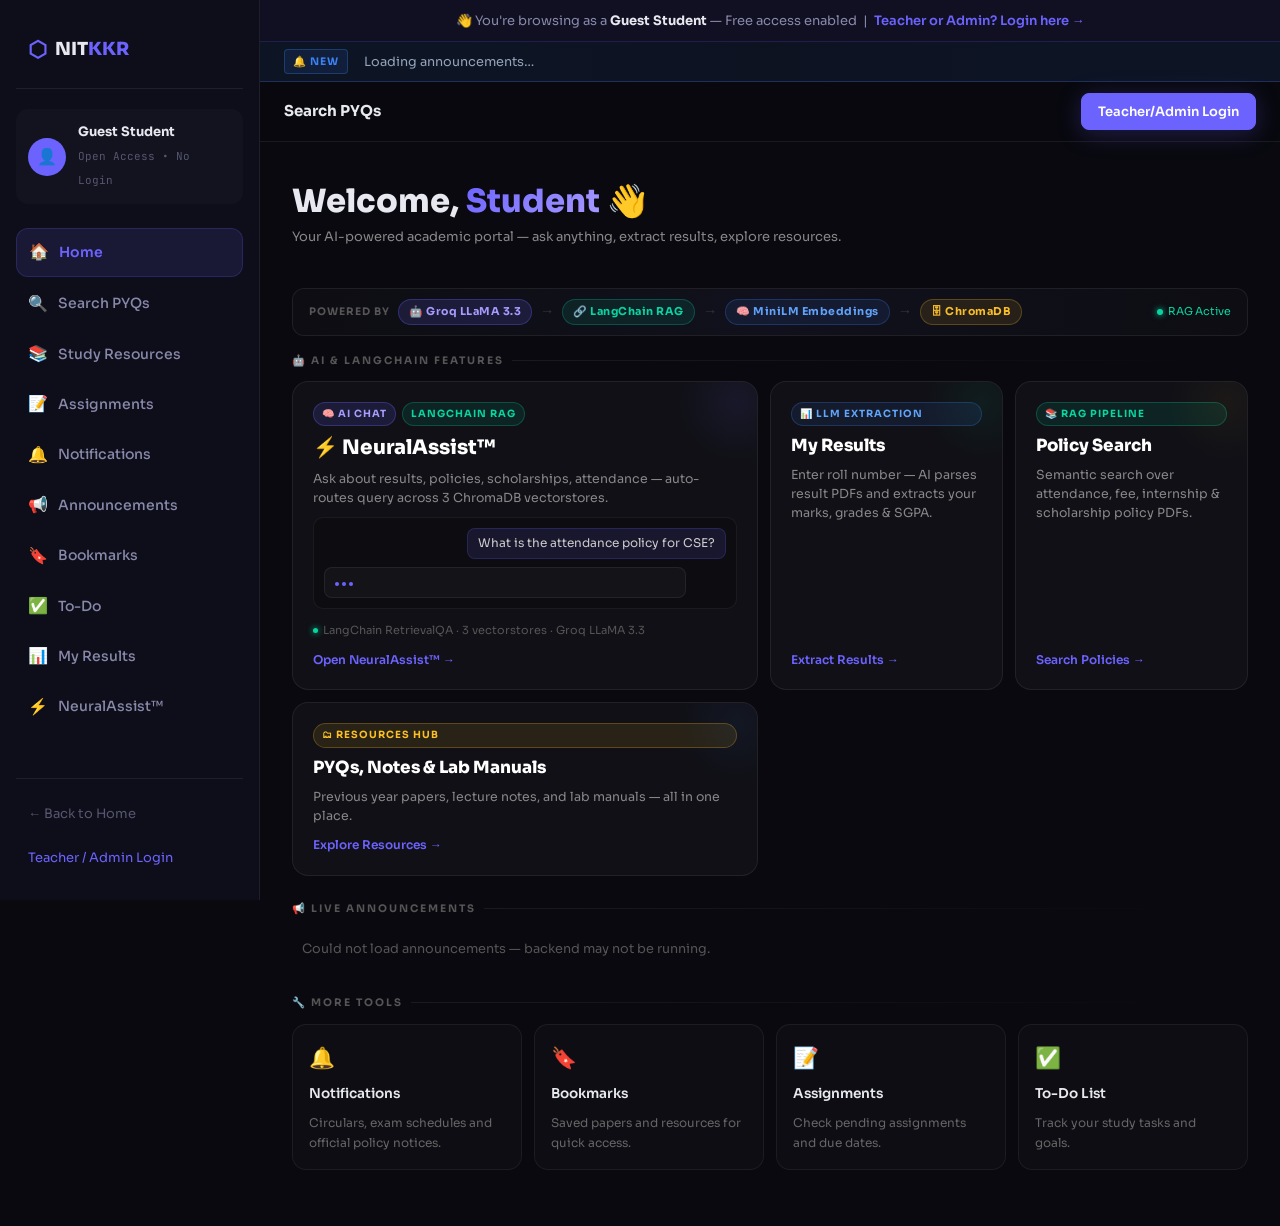
<file: dashboard-student.html>
<!-- v2.1 cache-bust 20260421 -->
<!DOCTYPE html>
<html lang="en">
<head>
  <meta charset="UTF-8" />
  <meta name="viewport" content="width=device-width, initial-scale=1.0" />
  <title>Student Dashboard — NIT KKR</title>
  <link rel="stylesheet" href="style.css" />
  <link href="https://fonts.googleapis.com/css2?family=Sora:wght@300;400;500;600;700;800&family=JetBrains+Mono:wght@400;500;600&display=swap" rel="stylesheet" />
  <style>
    /* ── Extra Student Styles ── */
    .resource-tabs { display:flex; gap:8px; flex-wrap:wrap; margin-bottom:20px; }
    .resource-tab { padding:8px 18px; border-radius:99px; font-size:13px; font-weight:600; border:1px solid rgba(255,255,255,0.1); background:rgba(255,255,255,0.04); color:#aaa; cursor:pointer; transition:.2s; }
    .resource-tab.active, .resource-tab:hover { background:var(--clr-primary); border-color:var(--clr-primary); color:#fff; }
    .material-card { background:rgba(255,255,255,0.03); border:1px solid rgba(255,255,255,0.07); border-radius:14px; padding:20px; margin-bottom:12px; transition:.2s; }
    .material-card:hover { border-color:rgba(108,99,255,0.3); }
    .material-card__title { font-size:15px; font-weight:700; color:#fff; margin-bottom:6px; }
    .material-card__meta { font-size:12px; color:#888; margin-bottom:12px; }
    .material-card__actions { display:flex; gap:8px; flex-wrap:wrap; }
    .tag-unit { background:rgba(34,197,94,0.1); color:#22c55e; border:1px solid rgba(34,197,94,0.25); padding:2px 8px; border-radius:99px; font-size:10px; font-weight:700; }
    .tag-lab { background:rgba(251,146,60,0.1); color:#fb923c; border:1px solid rgba(251,146,60,0.25); padding:2px 8px; border-radius:99px; font-size:10px; font-weight:700; }
    .asgn-due--urgent .asgn-modal__due-banner,.due-urgent { background:rgba(239,68,68,0.08); border:1px solid rgba(239,68,68,0.25); border-radius:10px; padding:12px 16px; color:#f87171; font-size:13px; }
    .asgn-due--normal .asgn-modal__due-banner,.due-normal { background:rgba(34,197,94,0.08); border:1px solid rgba(34,197,94,0.2); border-radius:10px; padding:12px 16px; color:#4ade80; font-size:13px; }
    .status--overdue { background:rgba(239,68,68,0.12); color:#ef4444; border:1px solid rgba(239,68,68,0.25); padding:3px 10px; border-radius:99px; font-size:11px; font-weight:700; }
    .status--today { background:rgba(251,146,60,0.12); color:#fb923c; border:1px solid rgba(251,146,60,0.25); padding:3px 10px; border-radius:99px; font-size:11px; font-weight:700; }
    .status--soon { background:rgba(251,191,36,0.12); color:#fbbf24; border:1px solid rgba(251,191,36,0.25); padding:3px 10px; border-radius:99px; font-size:11px; font-weight:700; }
    .status--active { background:rgba(34,197,94,0.12); color:#4ade80; border:1px solid rgba(34,197,94,0.25); padding:3px 10px; border-radius:99px; font-size:11px; font-weight:700; }
    /* ── Result Extraction Styles ── */
    .result-extract-box { background:rgba(108,99,255,0.06); border:1px solid rgba(108,99,255,0.2); border-radius:16px; padding:24px; margin-bottom:24px; }
    .result-extract-box__title { font-size:16px; font-weight:700; color:#fff; margin-bottom:6px; }
    .result-extract-box__sub { font-size:13px; color:#888; margin-bottom:18px; }
    .result-extract-input-row { display:flex; gap:10px; flex-wrap:wrap; }
    .result-card { background:rgba(255,255,255,0.04); border:1px solid rgba(108,99,255,0.25); border-radius:14px; padding:20px; margin-top:16px; }
    .result-card__header { display:flex; align-items:center; gap:12px; margin-bottom:16px; }
    .result-card__badge { background:linear-gradient(135deg,#6c63ff,#a89cff); color:#fff; padding:4px 12px; border-radius:99px; font-size:11px; font-weight:700; }
    .result-card__student { font-size:17px; font-weight:800; color:#fff; }
    .result-card__roll { font-size:12px; color:#888; }
    .result-table { width:100%; border-collapse:collapse; margin-top:10px; }
    .result-table th { font-size:11px; font-weight:700; color:#a89cff; text-transform:uppercase; letter-spacing:.06em; border-bottom:1px solid rgba(255,255,255,0.08); padding:8px 12px; text-align:left; }
    .result-table td { font-size:13px; color:#ddd; padding:10px 12px; border-bottom:1px solid rgba(255,255,255,0.04); }
    .result-table tr:last-child td { border-bottom:none; }
    .result-table .grade-pass { color:#4ade80; font-weight:700; }
    .result-table .grade-fail { color:#f87171; font-weight:700; }
    .result-summary { display:flex; gap:12px; flex-wrap:wrap; margin-top:16px; padding-top:14px; border-top:1px solid rgba(255,255,255,0.07); }
    .result-stat { background:rgba(255,255,255,0.04); border-radius:10px; padding:10px 16px; text-align:center; }
    .result-stat__val { font-size:20px; font-weight:800; color:#a89cff; }
    .result-stat__label { font-size:11px; color:#666; margin-top:2px; }
    .result-files-grid { display:grid; grid-template-columns:repeat(auto-fill,minmax(260px,1fr)); gap:12px; margin-top:16px; }
    .result-file-card { background:rgba(255,255,255,0.03); border:1px solid rgba(255,255,255,0.07); border-radius:12px; padding:16px; transition:.2s; }
    .result-file-card:hover { border-color:rgba(108,99,255,0.3); }
    .result-file-card__title { font-size:13px; font-weight:700; color:#fff; margin-bottom:6px; }
    .result-file-card__meta { font-size:11px; color:#888; margin-bottom:10px; line-height:1.6; }
    .chat-source-badge { display:inline-block; font-size:10px; font-weight:700; padding:2px 8px; border-radius:99px; margin-bottom:6px; }
    .chat-source-badge--result { background:rgba(34,197,94,0.12); color:#4ade80; border:1px solid rgba(34,197,94,0.25); }
    .chat-source-badge--notification { background:rgba(251,191,36,0.12); color:#fbbf24; border:1px solid rgba(251,191,36,0.25); }
    .chat-source-badge--announcement { background:rgba(251,146,60,0.12); color:#fb923c; border:1px solid rgba(251,146,60,0.25); }
    .chat-source-badge--general { background:rgba(108,99,255,0.12); color:#a89cff; border:1px solid rgba(108,99,255,0.25); }
    .ai-chat-suggestions { display:flex; gap:8px; flex-wrap:wrap; margin-bottom:12px; }
    .ai-suggestion-chip { background:rgba(255,255,255,0.05); border:1px solid rgba(255,255,255,0.1); border-radius:99px; padding:6px 14px; font-size:12px; color:#aaa; cursor:pointer; transition:.15s; white-space:nowrap; }
    .ai-suggestion-chip:hover { background:rgba(108,99,255,0.15); border-color:rgba(108,99,255,0.4); color:#fff; }
    .assignment-card { background:rgba(255,255,255,0.03); border:1px solid rgba(255,255,255,0.07); border-radius:14px; padding:20px; margin-bottom:12px; transition:.2s; cursor:pointer; }
    .assignment-card:hover { border-color:rgba(108,99,255,0.3); transform:translateY(-2px); }
    .assignment-card__header { display:flex; align-items:flex-start; justify-content:space-between; gap:12px; margin-bottom:8px; }
    .assignment-card__title { font-size:15px; font-weight:700; color:#fff; }
    .assignment-card__meta { font-size:12px; color:#888; line-height:1.6; }
    .assignment-card__desc { font-size:13px; color:#aaa; margin-top:8px; line-height:1.6; }
    .asgn-modal { background:#13131f; border:1px solid rgba(255,255,255,0.1); border-radius:20px; padding:32px; max-width:680px; width:90%; max-height:90vh; overflow-y:auto; position:relative; margin:auto; top:50%; transform:translateY(-50%); }
    .asgn-modal__header { display:flex; justify-content:space-between; align-items:flex-start; gap:16px; margin-bottom:20px; }
    .asgn-modal__title { font-size:22px; font-weight:800; color:#fff; margin-bottom:8px; }
    .asgn-modal__meta { font-size:13px; color:#888; }
    .asgn-modal__due-banner { border-radius:10px; padding:12px 16px; font-size:13px; margin-bottom:16px; }
    .asgn-modal__desc { font-size:14px; color:#ccc; line-height:1.8; background:rgba(255,255,255,0.03); border-radius:10px; padding:16px; margin-bottom:16px; white-space:pre-wrap; }
    .asgn-modal__attachment { margin-top:16px; }
    .asgn-modal__attach-label { font-size:12px; font-weight:700; color:#a89cff; margin-bottom:8px; text-transform:uppercase; letter-spacing:.08em; }
    .notif-item { display:flex; gap:12px; align-items:flex-start; padding:14px 16px; border-radius:12px; margin-bottom:8px; border:1px solid rgba(255,255,255,0.06); background:rgba(255,255,255,0.02); transition:.2s; }
    .notif-item--unread { background:rgba(108,99,255,0.06); border-color:rgba(108,99,255,0.2); }
    .notif-item__icon { font-size:20px; flex-shrink:0; margin-top:2px; }
    .notif-item__info { flex:1; }
    .notif-item__text { font-size:13px; color:#ddd; line-height:1.5; margin:0 0 4px; }
    .notif-item__time { font-size:11px; color:#666; }
    .notif-dismiss { color:#555; font-size:12px; flex-shrink:0; background:none; border:none; cursor:pointer; padding:4px 6px; border-radius:6px; transition:.2s; }
    .notif-dismiss:hover { background:rgba(239,68,68,0.12); color:#ef4444; }
    .announcements-list { display:flex; flex-direction:column; gap:12px; }
    .ann-card { background:rgba(251,191,36,0.06); border:1px solid rgba(251,191,36,0.2); border-radius:12px; padding:16px; }
    .ann-card__title { font-size:14px; font-weight:700; color:#fbbf24; margin-bottom:6px; }
    .ann-card__body { font-size:13px; color:#ccc; line-height:1.6; }
    .ann-card__meta { font-size:11px; color:#888; margin-top:8px; }
    .ann-type--urgent { background:rgba(239,68,68,0.06); border-color:rgba(239,68,68,0.25); }
    .ann-type--urgent .ann-card__title { color:#f87171; }
  </style>
</head>
<body id="body-dashboard" class="page-dashboard page-dashboard--student">

  <!-- ASK AI MODAL -->
  <div id="ask-ai-overlay" class="ask-ai-overlay hidden">
    <div id="ask-ai-modal" class="ask-ai-modal">
      <div class="ask-ai-modal__header">
        <div class="ask-ai-modal__header-left">
          <span class="ask-ai-modal__icon">⬡</span>
          <div>
            <h3 class="ask-ai-modal__title">NeuralAssist™</h3>
            <p class="ask-ai-modal__subtitle" id="ask-ai-subtitle">NIT KKR · LangChain RAG + Groq</p>
          </div>
        </div>
        <button id="ask-ai-close" class="ask-ai-modal__close">✕</button>
      </div>
      <div class="ask-ai-question-card">
        <div class="ask-ai-question-card__label">
          <span class="ask-ai-question-card__badge" id="ask-ai-q-badge">Q.1</span>
          <span class="ask-ai-question-card__meta" id="ask-ai-q-meta">Subject • Branch</span>
        </div>
        <p class="ask-ai-question-card__text" id="ask-ai-q-text">Question text...</p>
      </div>
      <div id="ask-ai-chat" class="ask-ai-chat">
        <div class="chat-msg chat-msg--ai">
          <span class="chat-msg__avatar">⬡</span>
          <div class="chat-msg__bubble">Hi! I'm <strong>NeuralAssist™</strong> — your LangChain-powered AI tutor. I have the question loaded. What's your doubt?</div>
        </div>
      </div>
      <div class="ask-ai-input-bar">
        <input type="text" id="ask-ai-input" class="form-input" placeholder="Type your doubt about this question..." />
        <button id="ask-ai-send" class="btn btn--primary">Send ↑</button>
      </div>
    </div>
  </div>

  <!-- ASSIGNMENT DETAIL MODAL -->
  <div id="asgn-modal-overlay" class="ask-ai-overlay hidden">
    <div class="asgn-modal">
      <div class="asgn-modal__header">
        <div>
          <div id="asgn-modal-tags" style="display:flex;gap:8px;flex-wrap:wrap;margin-bottom:10px;"></div>
          <h2 id="asgn-modal-title" class="asgn-modal__title"></h2>
          <p id="asgn-modal-meta" class="asgn-modal__meta"></p>
        </div>
        <button id="asgn-modal-close" class="btn btn--ghost btn--sm">✕ Close</button>
      </div>
      <div id="asgn-modal-due-banner" class="asgn-modal__due-banner"></div>
      <div id="asgn-modal-desc" class="asgn-modal__desc hidden"></div>
      <div id="asgn-modal-attachment" class="asgn-modal__attachment hidden">
        <div class="asgn-modal__attach-label">📎 Attachment</div>
        <div id="asgn-modal-attach-content"></div>
      </div>
    </div>
  </div>

  <!-- SIDEBAR -->
  <aside id="sidebar" class="sidebar sidebar--student">
    <div class="sidebar__logo">
      <span class="navbar__logo-icon">⬡</span>
      <span class="sidebar__logo-text">NIT<span class="navbar__logo-accent">KKR</span></span>
    </div>
    <div class="sidebar__user">
      <div class="sidebar__avatar">👤</div>
      <div class="sidebar__user-info">
        <span class="sidebar__user-name">Guest Student</span>
        <span class="sidebar__user-role">Open Access • No Login</span>
      </div>
    </div>
    <nav class="sidebar__nav">
      <a href="#" class="sidebar__nav-item sidebar__nav-item--active" data-section="home">
        <span class="sidebar__nav-icon">🏠</span> Home
      </a>
      <a href="#" class="sidebar__nav-item" data-section="search">
        <span class="sidebar__nav-icon">🔍</span> Search PYQs
      </a>
      <a href="#" class="sidebar__nav-item" data-section="resources">
        <span class="sidebar__nav-icon">📚</span> Study Resources
      </a>
      <a href="#" class="sidebar__nav-item" data-section="assignments">
        <span class="sidebar__nav-icon">📝</span> Assignments
        <span class="sidebar__badge" id="asgn-badge" style="display:none;">0</span>
      </a>
      <a href="#" class="sidebar__nav-item" data-section="notifications">
        <span class="sidebar__nav-icon">🔔</span> Notifications
        <span class="sidebar__badge" id="notif-badge" style="display:none;">0</span>
      </a>
      <a href="#" class="sidebar__nav-item" data-section="announcements">
        <span class="sidebar__nav-icon">📢</span> Announcements
      </a>
      <a href="#" class="sidebar__nav-item" data-section="bookmarks">
        <span class="sidebar__nav-icon">🔖</span> Bookmarks
      </a>
      <a href="#" class="sidebar__nav-item" data-section="todo">
        <span class="sidebar__nav-icon">✅</span> To-Do
      </a>
      <a href="#" class="sidebar__nav-item" data-section="results">
        <span class="sidebar__nav-icon">📊</span> My Results
      </a>
      <a href="#" class="sidebar__nav-item" data-section="ai-chat">
        <span class="sidebar__nav-icon">⚡</span> NeuralAssist™
      </a>
    </nav>
    <div class="sidebar__footer-links">
      <a href="index.html" class="sidebar__footer-link">← Back to Home</a>
      <a href="login.html" class="sidebar__footer-link sidebar__footer-link--highlight">Teacher / Admin Login</a>
    </div>
  </aside>

  <!-- MAIN -->
  <div id="dashboard-main" class="dashboard-main">
    <div id="guest-banner" class="guest-banner">
      👋 You're browsing as a <strong>Guest Student</strong> — Free access enabled &nbsp;|&nbsp;
      <a href="login.html">Teacher or Admin? Login here →</a>
    </div>
    <!-- ANNOUNCEMENT TICKER (Fix #6) -->
    <div id="ann-ticker-bar" style="background:linear-gradient(90deg,#0d1525,rgba(59,130,246,0.08),#0d1525);border-bottom:1px solid #1e3058;padding:0.4rem 1.5rem;display:flex;align-items:center;gap:1rem;overflow:hidden;">
      <span style="font-size:0.65rem;font-weight:700;letter-spacing:1px;color:#3b82f6;text-transform:uppercase;white-space:nowrap;background:rgba(59,130,246,0.1);border:1px solid rgba(59,130,246,0.3);padding:0.2rem 0.5rem;border-radius:4px;">🔔 New</span>
      <div style="flex:1;overflow:hidden;">
        <div id="ticker-content" style="white-space:nowrap;animation:tickerMove 30s linear infinite;display:inline-block;font-size:0.8rem;color:#94a3b8;">Loading announcements…</div>
      </div>
    </div>
    <style>@keyframes tickerMove{0%{transform:translateX(100%)}100%{transform:translateX(-100%)}}</style>
    <header id="topbar" class="topbar">
      <button id="sidebar-toggle" class="topbar__sidebar-toggle">☰</button>
      <div id="topbar-title" class="topbar__title">Search PYQs</div>
      <div class="topbar__actions">
        <a href="login.html" class="btn btn--primary btn--sm">Teacher/Admin Login</a>
      </div>
    </header>

    <div id="dashboard-content" class="dashboard-content">

      <!-- ════ HOME DASHBOARD (Fix #4 #5) ════ -->
      <section id="section-home" class="dash-section dash-section--active" data-section="home">
        <style>
          .home-hero{padding:8px 0 24px;}
          .home-hero h1{font-size:clamp(1.4rem,3vw,2rem);font-weight:800;line-height:1.2;margin-bottom:6px;}
          .home-hero h1 span{background:linear-gradient(135deg,#6c63ff,#a89cff);-webkit-background-clip:text;-webkit-text-fill-color:transparent;}
          .home-hero p{font-size:13px;color:#888;}
          .rag-pipeline{background:rgba(255,255,255,0.02);border:1px solid rgba(255,255,255,0.07);border-radius:12px;padding:10px 16px;margin:16px 0;display:flex;align-items:center;gap:8px;flex-wrap:wrap;overflow:hidden;position:relative;}
          .rag-pipeline::before{content:'';position:absolute;inset:0;background:linear-gradient(90deg,transparent,rgba(108,99,255,0.04),transparent);animation:shimmer 3s infinite;}
          @keyframes shimmer{0%{transform:translateX(-100%)}100%{transform:translateX(100%)}}
          .rag-tag{font-size:0.68rem;font-weight:700;padding:3px 10px;border-radius:20px;white-space:nowrap;letter-spacing:0.5px;}
          .rag-groq{background:rgba(108,99,255,0.15);color:#a89cff;border:1px solid rgba(108,99,255,0.3);}
          .rag-lc{background:rgba(6,214,160,0.1);color:#06d6a0;border:1px solid rgba(6,214,160,0.25);}
          .rag-chroma{background:rgba(251,191,36,0.1);color:#fbbf24;border:1px solid rgba(251,191,36,0.25);}
          .rag-embed{background:rgba(59,130,246,0.1);color:#60a5fa;border:1px solid rgba(59,130,246,0.25);}
          .rag-arrow{color:#333;font-size:0.9rem;}
          .rag-status{margin-left:auto;display:flex;align-items:center;gap:5px;font-size:0.68rem;color:#06d6a0;}
          .rag-dot{width:6px;height:6px;border-radius:50%;background:#06d6a0;box-shadow:0 0 6px #06d6a0;animation:blink 2s infinite;}
          @keyframes blink{0%,100%{opacity:1}50%{opacity:0.3}}
          .home-section-label{font-size:0.65rem;font-weight:700;letter-spacing:2px;text-transform:uppercase;color:#555;margin-bottom:12px;display:flex;align-items:center;gap:8px;}
          .home-section-label::after{content:'';flex:1;height:1px;background:linear-gradient(90deg,rgba(255,255,255,0.07),transparent);}
          /* AI-first grid */
          .ai-cards-grid{display:grid;grid-template-columns:2fr 1fr 1fr;gap:12px;margin-bottom:24px;}
          .ai-cards-grid .pyq-row{grid-column:1/-1;}
          @media(max-width:900px){.ai-cards-grid{grid-template-columns:1fr 1fr;}.ai-big-card{grid-column:span 2;}}
          @media(max-width:600px){.ai-cards-grid{grid-template-columns:1fr;}.ai-big-card{grid-column:span 1;}}
          .home-card{background:rgba(255,255,255,0.03);border:1px solid rgba(255,255,255,0.07);border-radius:16px;padding:20px;cursor:pointer;transition:.25s;display:flex;flex-direction:column;gap:10px;position:relative;overflow:hidden;}
          .home-card:hover{transform:translateY(-3px);border-color:rgba(108,99,255,0.35);box-shadow:0 12px 40px rgba(0,0,0,0.4);}
          .home-card::after{content:'';position:absolute;top:-40px;right:-40px;width:120px;height:120px;border-radius:50%;pointer-events:none;opacity:0.6;}
          .hc-neural::after{background:radial-gradient(circle,rgba(108,99,255,0.15) 0%,transparent 70%);}
          .hc-result::after{background:radial-gradient(circle,rgba(6,214,160,0.1) 0%,transparent 70%);}
          .hc-policy::after{background:radial-gradient(circle,rgba(251,191,36,0.08) 0%,transparent 70%);}
          .hc-pyq::after{background:radial-gradient(circle,rgba(59,130,246,0.1) 0%,transparent 70%);}
          .hc-badge{display:inline-flex;align-items:center;gap:4px;font-size:0.62rem;font-weight:700;letter-spacing:1px;text-transform:uppercase;padding:3px 8px;border-radius:20px;}
          .badge-ai{background:rgba(108,99,255,0.15);color:#a89cff;border:1px solid rgba(108,99,255,0.3);}
          .badge-rag{background:rgba(6,214,160,0.1);color:#06d6a0;border:1px solid rgba(6,214,160,0.25);}
          .badge-result{background:rgba(59,130,246,0.1);color:#60a5fa;border:1px solid rgba(59,130,246,0.25);}
          .badge-pyq{background:rgba(251,191,36,0.1);color:#fbbf24;border:1px solid rgba(251,191,36,0.25);}
          .hc-title{font-size:1.05rem;font-weight:800;color:#fff;line-height:1.2;}
          .ai-big-card .hc-title{font-size:1.25rem;}
          .hc-desc{font-size:0.78rem;color:#888;line-height:1.5;}
          .hc-arrow{font-size:0.75rem;color:#6c63ff;font-weight:600;margin-top:auto;}
          /* Chat preview inside NeuralAssist card */
          .mini-chat{background:rgba(0,0,0,0.2);border:1px solid rgba(255,255,255,0.06);border-radius:10px;padding:10px;flex:1;display:flex;flex-direction:column;gap:8px;}
          .mc-bubble{font-size:0.75rem;padding:6px 10px;border-radius:8px;line-height:1.4;}
          .mc-user{background:rgba(108,99,255,0.12);border:1px solid rgba(108,99,255,0.2);color:#ccc;align-self:flex-end;max-width:85%;}
          .mc-ai{background:rgba(255,255,255,0.03);border:1px solid rgba(255,255,255,0.07);color:#aaa;max-width:90%;}
          .typing-dots{display:inline-flex;gap:3px;padding:2px 0;}
          .typing-dots span{width:4px;height:4px;border-radius:50%;background:#6c63ff;animation:td 1.2s infinite;}
          .typing-dots span:nth-child(2){animation-delay:.2s;}
          .typing-dots span:nth-child(3){animation-delay:.4s;}
          @keyframes td{0%,60%,100%{transform:translateY(0);opacity:.4}30%{transform:translateY(-4px);opacity:1}}
          .lc-live{display:flex;align-items:center;gap:5px;font-size:0.7rem;color:#555;margin-top:2px;}
          /* PYQ hub sub-cards */
          .pyq-hub-toggle{cursor:pointer;}
          .pyq-sub-grid{display:none;grid-template-columns:repeat(3,1fr);gap:10px;grid-column:1/-1;background:rgba(0,0,0,0.15);border:1px solid rgba(255,255,255,0.06);border-radius:14px;padding:16px;}
          .pyq-sub-grid.open{display:grid;}
          .pyq-sub-card{background:rgba(255,255,255,0.03);border:1px solid rgba(255,255,255,0.07);border-radius:12px;padding:14px;cursor:pointer;transition:.2s;display:flex;flex-direction:column;gap:6px;}
          .pyq-sub-card:hover{border-color:rgba(251,191,36,0.4);transform:translateY(-2px);}
          .pyq-sub-card .psc-icon{font-size:1.4rem;}
          .pyq-sub-card .psc-title{font-size:0.85rem;font-weight:700;color:#fff;}
          .pyq-sub-card .psc-desc{font-size:0.72rem;color:#888;line-height:1.4;}
          @media(max-width:600px){.pyq-sub-grid.open{grid-template-columns:1fr;}}
          /* Secondary cards */
          .sec-cards-grid{display:grid;grid-template-columns:repeat(auto-fill,minmax(220px,1fr));gap:12px;margin-bottom:24px;}
          .sec-card{background:rgba(255,255,255,0.02);border:1px solid rgba(255,255,255,0.06);border-radius:14px;padding:16px;cursor:pointer;transition:.2s;display:flex;flex-direction:column;gap:8px;}
          .sec-card:hover{transform:translateY(-2px);border-color:rgba(108,99,255,0.25);box-shadow:0 8px 24px rgba(0,0,0,0.3);}
          /* Backend announcements in home */
          .home-ann-list{display:flex;flex-direction:column;gap:8px;margin-bottom:24px;}
          .home-ann-item{background:rgba(255,255,255,0.02);border:1px solid rgba(255,255,255,0.06);border-radius:12px;padding:14px 16px;display:flex;align-items:center;gap:12px;cursor:pointer;transition:.2s;}
          .home-ann-item:hover{background:rgba(108,99,255,0.06);border-color:rgba(108,99,255,0.2);}
          .ann-indicator{width:8px;height:8px;border-radius:50%;flex-shrink:0;}
          .ann-new-dot{background:#3b82f6;box-shadow:0 0 6px #3b82f6;}
          .ann-old-dot{background:#444;}
          .home-ann-title{font-size:0.85rem;font-weight:500;color:#ddd;flex:1;}
          .home-ann-meta{font-size:0.7rem;color:#555;white-space:nowrap;}
          .ann-new-tag{font-size:0.6rem;font-weight:700;background:rgba(59,130,246,0.12);color:#60a5fa;border:1px solid rgba(59,130,246,0.25);padding:2px 6px;border-radius:4px;}
        </style>

        <div class="home-hero">
          <h1>Welcome, <span id="home-greeting">Student</span> 👋</h1>
          <p>Your AI-powered academic portal — ask anything, extract results, explore resources.</p>
        </div>

        <!-- RAG Pipeline Strip -->
        <div class="rag-pipeline">
          <span style="font-size:0.65rem;font-weight:700;letter-spacing:1px;color:#555;text-transform:uppercase;white-space:nowrap;">Powered by</span>
          <span class="rag-tag rag-groq">🤖 Groq LLaMA 3.3</span>
          <span class="rag-arrow">→</span>
          <span class="rag-tag rag-lc">🔗 LangChain RAG</span>
          <span class="rag-arrow">→</span>
          <span class="rag-tag rag-embed">🧠 MiniLM Embeddings</span>
          <span class="rag-arrow">→</span>
          <span class="rag-tag rag-chroma">🗄 ChromaDB</span>
          <div class="rag-status"><div class="rag-dot"></div>RAG Active</div>
        </div>

        <!-- AI-First Cards -->
        <div class="home-section-label">🤖 AI & LangChain Features</div>
        <div class="ai-cards-grid">

          <!-- NeuralAssist™ Big Card -->
          <div class="home-card hc-neural ai-big-card" onclick="goSection('ai-chat')">
            <div style="display:flex;align-items:center;gap:6px;flex-wrap:wrap;">
              <span class="hc-badge badge-ai">🧠 AI Chat</span>
              <span class="hc-badge badge-rag">LangChain RAG</span>
            </div>
            <div class="hc-title">⚡ NeuralAssist™</div>
            <div class="hc-desc">Ask about results, policies, scholarships, attendance — auto-routes query across 3 ChromaDB vectorstores.</div>
            <div class="mini-chat">
              <div class="mc-bubble mc-user">What is the attendance policy for CSE?</div>
              <div class="mc-bubble mc-ai"><div class="typing-dots"><span></span><span></span><span></span></div></div>
            </div>
            <div class="lc-live">
              <div class="rag-dot" style="width:5px;height:5px;"></div>
              LangChain RetrievalQA · 3 vectorstores · Groq LLaMA 3.3
            </div>
            <div class="hc-arrow">Open NeuralAssist™ →</div>
          </div>

          <!-- Result Extraction Card -->
          <div class="home-card hc-result" onclick="goSection('results')">
            <div class="hc-badge badge-result">📊 LLM Extraction</div>
            <div class="hc-title">My Results</div>
            <div class="hc-desc">Enter roll number — AI parses result PDFs and extracts your marks, grades & SGPA.</div>
            <div class="hc-arrow">Extract Results →</div>
          </div>

          <!-- Policy RAG Card -->
          <div class="home-card hc-policy" onclick="goSection('notifications')">
            <div class="hc-badge badge-rag">📚 RAG Pipeline</div>
            <div class="hc-title">Policy Search</div>
            <div class="hc-desc">Semantic search over attendance, fee, internship & scholarship policy PDFs.</div>
            <div class="hc-arrow">Search Policies →</div>
          </div>

          <!-- PYQ Hub (single card, expands to sub-cards) — Fix #8 -->
          <div class="home-card hc-pyq pyq-hub-toggle" id="pyqHubCard" onclick="togglePyqHub()">
            <div class="hc-badge badge-pyq">🗂 Resources Hub</div>
            <div class="hc-title">PYQs, Notes & Lab Manuals</div>
            <div class="hc-desc">Previous year papers, lecture notes, and lab manuals — all in one place.</div>
            <div class="hc-arrow" id="pyqHubArrow">Explore Resources →</div>
          </div>

          <!-- PYQ Sub-cards -->
          <div class="pyq-sub-grid" id="pyqSubGrid">
            <div class="pyq-sub-card" onclick="event.stopPropagation();goSection('search')">
              <div class="psc-icon">📝</div>
              <div class="hc-badge badge-pyq" style="width:fit-content;">Exam Prep</div>
              <div class="psc-title">Previous Year Papers</div>
              <div class="psc-desc">Browse & filter PYQs by branch, semester, subject and year. Ask AI on any question.</div>
            </div>
            <div class="pyq-sub-card" onclick="event.stopPropagation();goSection('resources')">
              <div class="psc-icon">📓</div>
              <div class="hc-badge badge-rag" style="width:fit-content;">Study Material</div>
              <div class="psc-title">Lecture Notes</div>
              <div class="psc-desc">Curated notes uploaded by faculty, organized by branch and semester.</div>
            </div>
            <div class="pyq-sub-card" onclick="event.stopPropagation();goSection('resources')">
              <div class="psc-icon">🔬</div>
              <div class="hc-badge badge-result" style="width:fit-content;">Practicals</div>
              <div class="psc-title">Lab Manuals</div>
              <div class="psc-desc">Complete lab manuals and experiment guides for all practical subjects.</div>
            </div>
          </div>

        </div><!-- /ai-cards-grid -->

        <!-- Announcements (Fix #6) -->
        <div class="home-section-label">📢 Live Announcements</div>
        <div class="home-ann-list" id="homeAnnList">
          <div style="color:#555;font-size:0.8rem;padding:10px;">⏳ Loading announcements from server…</div>
        </div>

        <!-- Secondary tools -->
        <div class="home-section-label">🔧 More Tools</div>
        <div class="sec-cards-grid">
          <div class="sec-card" onclick="goSection('notifications')">
            <span style="font-size:1.3rem;">🔔</span>
            <div style="font-weight:600;font-size:0.85rem;">Notifications</div>
            <div style="font-size:0.75rem;color:#666;">Circulars, exam schedules and official policy notices.</div>
          </div>
          <div class="sec-card" onclick="goSection('bookmarks')">
            <span style="font-size:1.3rem;">🔖</span>
            <div style="font-weight:600;font-size:0.85rem;">Bookmarks</div>
            <div style="font-size:0.75rem;color:#666;">Saved papers and resources for quick access.</div>
          </div>
          <div class="sec-card" onclick="goSection('assignments')">
            <span style="font-size:1.3rem;">📝</span>
            <div style="font-weight:600;font-size:0.85rem;">Assignments</div>
            <div style="font-size:0.75rem;color:#666;">Check pending assignments and due dates.</div>
          </div>
          <div class="sec-card" onclick="goSection('todo')">
            <span style="font-size:1.3rem;">✅</span>
            <div style="font-weight:600;font-size:0.85rem;">To-Do List</div>
            <div style="font-size:0.75rem;color:#666;">Track your study tasks and goals.</div>
          </div>
        </div>

      </section>

      <!-- ════ SEARCH PYQs ════ -->
      <section id="section-search" class="dash-section" data-section="search">
        <div class="dash-section__header">
          <div>
            <h2 class="dash-section__title">Search PYQs</h2>
            <p class="dash-section__subtitle">Browse previous year question papers by branch, semester and subject</p>
          </div>
        </div>

        <div class="pyq-searchbar">
          <div class="searchbar__wrapper">
            <span class="searchbar__icon">🔍</span>
            <input type="text" id="pyq-search-input" class="searchbar__input" placeholder="Search subject name, keyword, question text..." />
            <button id="pyq-search-btn" class="btn btn--primary">Search</button>
          </div>
        </div>

        <div id="pyq-filters" class="pyq-filters" style="margin-top:16px;">
          <select id="filter-branch" class="form-select filter-select">
            <option value="">Select Branch</option>
            <option value="cse">CSE</option><option value="ece">ECE</option>
            <option value="me">ME</option><option value="ee">EE</option>
            <option value="ce">CE</option><option value="it">IT</option>
            <option value="che">CHE</option><option value="mca">MCA</option><option value="mba">MBA</option>
          </select>
          <select id="filter-semester" class="form-select filter-select" disabled>
            <option value="">Select Semester</option>
          </select>
          <select id="filter-subject" class="form-select filter-select" disabled>
            <option value="">Select Subject</option>
          </select>
          <select id="filter-exam" class="form-select filter-select">
            <option value="">Exam Type</option>
            <option value="mid">Mid Semester</option>
            <option value="end">End Semester</option>
          </select>
          <select id="filter-year" class="form-select filter-select">
            <option value="">Year</option>
            <option value="2025">2025</option><option value="2024">2024</option>
            <option value="2023">2023</option><option value="2022">2022</option>
            <option value="2021">2021</option><option value="2020">2020</option>
          </select>
          <button id="btn-clear-filters" class="btn btn--ghost btn--sm">✕ Clear</button>
        </div>
        <div id="filter-chips" class="filter-chips"></div>

        <div id="pyq-results-area" style="margin-top:20px;">
          <div id="state-default" class="pyq-state-box">
            <div class="pyq-state-box__icon">📚</div>
            <h3 class="pyq-state-box__title">Select a Branch to Begin</h3>
            <p class="pyq-state-box__msg">Choose your branch, then semester and subject to browse PYQs. Or search by keyword above.</p>
          </div>
          <div id="state-coming-soon" class="pyq-state-box hidden">
            <div class="pyq-state-box__icon">🚧</div>
            <h3 class="pyq-state-box__title">No Papers Available Yet</h3>
            <p class="pyq-state-box__msg" id="coming-soon-msg">No question paper available yet. Check back soon!</p>
            <span class="coming-soon-badge">Coming Soon</span>
          </div>
          <div id="state-no-results" class="pyq-state-box hidden">
            <div class="pyq-state-box__icon">🔍</div>
            <h3 class="pyq-state-box__title">No Results Found</h3>
            <p class="pyq-state-box__msg">Try adjusting your filters or search term.</p>
          </div>
          <div id="pyq-results-grid" class="pyq-results hidden"></div>
        </div>
      </section>

      <!-- ════ STUDY RESOURCES ════ -->
      <section id="section-resources" class="dash-section" data-section="resources">
        <div class="dash-section__header">
          <div>
            <h2 class="dash-section__title">Study Resources</h2>
            <p class="dash-section__subtitle">Notes, Lab Manuals, and other material uploaded by teachers</p>
          </div>
        </div>

        <!-- Resource filters -->
        <div class="pyq-filters" style="margin-bottom:16px;">
          <select id="res-filter-branch" class="form-select filter-select">
            <option value="">All Branches</option>
            <option value="cse">CSE</option><option value="ece">ECE</option>
            <option value="me">ME</option><option value="ee">EE</option>
            <option value="ce">CE</option><option value="it">IT</option>
            <option value="che">CHE</option><option value="mca">MCA</option><option value="mba">MBA</option>
          </select>
          <select id="res-filter-sem" class="form-select filter-select">
            <option value="">All Semesters</option>
            <option value="1">Sem 1</option><option value="2">Sem 2</option>
            <option value="3">Sem 3</option><option value="4">Sem 4</option>
            <option value="5">Sem 5</option><option value="6">Sem 6</option>
            <option value="7">Sem 7</option><option value="8">Sem 8</option>
          </select>
          <button id="res-filter-btn" class="btn btn--primary btn--sm">Filter</button>
          <button id="res-clear-btn" class="btn btn--ghost btn--sm">✕ Clear</button>
        </div>

        <div class="resource-tabs">
          <button class="resource-tab active" data-rtab="notes">📒 Notes</button>
          <button class="resource-tab" data-rtab="lab">🔬 Lab Manuals</button>
        </div>

        <div id="res-notes" class="res-panel">
          <div id="notes-empty" class="pyq-state-box">
            <div class="pyq-state-box__icon">📒</div>
            <h3 class="pyq-state-box__title">No Notes Available Yet</h3>
            <p class="pyq-state-box__msg">Teachers haven't uploaded notes yet. Check back soon!</p>
          </div>
          <div id="notes-list"></div>
        </div>

        <div id="res-lab" class="res-panel hidden">
          <div id="lab-empty" class="pyq-state-box">
            <div class="pyq-state-box__icon">🔬</div>
            <h3 class="pyq-state-box__title">No Lab Manuals Available Yet</h3>
            <p class="pyq-state-box__msg">Teachers haven't uploaded lab manuals yet. Check back soon!</p>
          </div>
          <div id="lab-list"></div>
        </div>
      </section>

      <!-- ════ ASSIGNMENTS ════ -->
      <section id="section-assignments" class="dash-section" data-section="assignments">
        <div class="dash-section__header">
          <div>
            <h2 class="dash-section__title">Assignments</h2>
            <p class="dash-section__subtitle">Assignments posted by your teachers — check due dates and download attachments</p>
          </div>
          <div style="display:flex;gap:10px;align-items:center;flex-wrap:wrap;">
            <select id="asgn-filter-branch" class="form-select" style="width:120px;font-size:13px;">
              <option value="">All Branches</option>
              <option value="cse">CSE</option><option value="ece">ECE</option>
              <option value="me">ME</option><option value="ee">EE</option>
              <option value="ce">CE</option><option value="it">IT</option>
              <option value="che">CHE</option><option value="mca">MCA</option><option value="mba">MBA</option>
            </select>
            <select id="asgn-filter-sem" class="form-select" style="width:110px;font-size:13px;">
              <option value="">All Sems</option>
              <option value="1">Sem 1</option><option value="2">Sem 2</option>
              <option value="3">Sem 3</option><option value="4">Sem 4</option>
              <option value="5">Sem 5</option><option value="6">Sem 6</option>
              <option value="7">Sem 7</option><option value="8">Sem 8</option>
            </select>
          </div>
        </div>
        <div id="asgn-empty" class="pyq-state-box">
          <div class="pyq-state-box__icon">📝</div>
          <h3 class="pyq-state-box__title">No Assignments Yet</h3>
          <p class="pyq-state-box__msg">Teachers haven't posted any assignments yet.</p>
        </div>
        <div id="asgn-list" class="hidden"></div>
      </section>

      <!-- ════ NOTIFICATIONS ════ -->
      <section id="section-notifications" class="dash-section" data-section="notifications">
        <div class="dash-section__header">
          <div>
            <h2 class="dash-section__title">Notifications</h2>
            <p class="dash-section__subtitle">New uploads and updates from teachers</p>
          </div>
          <button id="btn-mark-all-read" class="btn btn--ghost btn--sm">✓ Mark all read</button>
        </div>
        <div id="notif-empty" class="pyq-state-box hidden">
          <div class="pyq-state-box__icon">🔔</div>
          <h3 class="pyq-state-box__title">No Notifications</h3>
          <p class="pyq-state-box__msg">When a teacher uploads content, you'll see it here.</p>
        </div>
        <div id="notifications-list" class="notifications-list"></div>
      </section>

      <!-- ════ ANNOUNCEMENTS ════ -->
      <section id="section-announcements" class="dash-section" data-section="announcements">
        <div class="dash-section__header">
          <div>
            <h2 class="dash-section__title">Announcements</h2>
            <p class="dash-section__subtitle">Official announcements from teachers and admin</p>
          </div>
        </div>
        <div id="ann-empty" class="pyq-state-box">
          <div class="pyq-state-box__icon">📢</div>
          <h3 class="pyq-state-box__title">No Announcements</h3>
          <p class="pyq-state-box__msg">No announcements at this time.</p>
        </div>
        <div id="ann-list" class="announcements-list hidden"></div>
      </section>

      <!-- ════ BOOKMARKS ════ -->
      <section id="section-bookmarks" class="dash-section" data-section="bookmarks">
        <div class="dash-section__header">
          <div>
            <h2 class="dash-section__title">Bookmarks</h2>
            <p class="dash-section__subtitle">Your saved question papers</p>
          </div>
          <button id="btn-clear-bookmarks" class="btn btn--ghost btn--sm" style="display:none;">🗑 Clear All</button>
        </div>
        <div id="bookmark-empty" class="pyq-state-box">
          <div class="pyq-state-box__icon">🔖</div>
          <h3 class="pyq-state-box__title">No Bookmarks Yet</h3>
          <p class="pyq-state-box__msg">Click the 🔖 button on any paper card to save it here.</p>
        </div>
        <div id="bookmark-list" class="pyq-results hidden"></div>
      </section>

      <!-- ════ TO-DO ════ -->
      <section id="section-todo" class="dash-section" data-section="todo">
        <div class="dash-section__header">
          <div>
            <h2 class="dash-section__title">To-Do List</h2>
            <p class="dash-section__subtitle">Track your tasks and study goals</p>
          </div>
        </div>
        <div class="todo-container">
          <div class="todo-add">
            <input type="text" id="todo-input" class="form-input" placeholder="Add a new task..." />
            <select id="todo-priority" class="form-select todo-priority-select">
              <option value="low">Low</option>
              <option value="medium" selected>Medium</option>
              <option value="high">High</option>
            </select>
            <input type="date" id="todo-due" class="form-input todo-due-input" />
            <button id="todo-add-btn" class="btn btn--primary">Add Task</button>
          </div>
          <div class="todo-filter-tabs">
            <button class="todo-filter-tab todo-filter-tab--active" data-filter="all">All</button>
            <button class="todo-filter-tab" data-filter="pending">Pending</button>
            <button class="todo-filter-tab" data-filter="done">Done</button>
            <button class="todo-filter-tab" data-filter="high">High Priority</button>
          </div>
          <ul id="todo-list" class="todo-list"></ul>
        </div>
      </section>

      <!-- ════ MY RESULTS ════ -->
      <section id="section-results" class="dash-section" data-section="results">
        <div class="dash-section__header">
          <div>
            <h2 class="dash-section__title">My Results</h2>
            <p class="dash-section__subtitle">Extract your marks directly from result PDFs uploaded by admin</p>
          </div>
        </div>

        <!-- Extract My Result -->
        <div class="result-extract-box">
          <div class="result-extract-box__title">🎓 Find My Result</div>
          <div class="result-extract-box__sub">Enter your Roll Number or Name — AI will extract your marks from the result PDF automatically</div>
          <div class="result-extract-input-row">
            <input type="text" id="result-roll-input" class="form-input" placeholder="Roll Number (e.g. 22CSEB042)" style="flex:1;min-width:200px;" />
            <input type="text" id="result-name-input" class="form-input" placeholder="Or Student Name" style="flex:1;min-width:180px;" />
            <select id="result-filter-branch" class="form-select" style="min-width:120px;">
              <option value="">Any Branch</option>
              <option value="CSE">CSE</option><option value="ECE">ECE</option>
              <option value="ME">ME</option><option value="CE">CE</option>
              <option value="IT">IT</option><option value="Electrical">Electrical</option>
              <option value="IOT">IOT</option>
            </select>
            <select id="result-filter-sem" class="form-select" style="min-width:120px;">
              <option value="">Any Sem</option>
              <option value="1">Sem 1</option><option value="2">Sem 2</option>
              <option value="3">Sem 3</option><option value="4">Sem 4</option>
              <option value="5">Sem 5</option><option value="6">Sem 6</option>
              <option value="7">Sem 7</option><option value="8">Sem 8</option>
            </select>
            <button id="btn-find-result" class="btn btn--primary">🔍 Find My Result</button>
          </div>
          <div id="result-extract-status" style="margin-top:12px;font-size:13px;color:#888;display:none;"></div>
        </div>

        <!-- Extracted Result Card -->
        <div id="result-card-container" style="display:none;"></div>

        <!-- Browse All Results -->
        <div style="margin-top:28px;">
          <div style="display:flex;align-items:center;justify-content:space-between;margin-bottom:14px;flex-wrap:wrap;gap:10px;">
            <h3 style="font-size:15px;font-weight:700;color:#fff;">📁 All Available Results</h3>
            <button id="btn-load-results" class="btn btn--ghost btn--sm">↻ Load Results</button>
          </div>
          <div id="results-list-state" class="pyq-state-box">
            <div class="pyq-state-box__icon">📊</div>
            <h3 class="pyq-state-box__title">Click "Load Results" to browse</h3>
            <p class="pyq-state-box__msg">View all result PDFs available in the system</p>
          </div>
          <div id="results-files-grid" class="result-files-grid" style="display:none;"></div>
        </div>
      </section>

      <!-- ════ AI CHAT ════ -->
      <section id="section-ai-chat" class="dash-section" data-section="ai-chat">
        <div class="dash-section__header">
          <div>
            <h2 class="dash-section__title">⚡ NeuralAssist™</h2>
            <p class="dash-section__subtitle">LangChain RetrievalQA · ChromaDB · Groq LLaMA 3.3 — auto-routes your query</p>
          </div>
          <div style="display:flex;align-items:center;gap:8px;">
            <span id="ai-source-indicator" style="font-size:11px;color:#666;"></span>
            <button id="btn-clear-chat" class="btn btn--ghost btn--sm">🗑 Clear</button>
          </div>
        </div>

        <!-- Quick suggestion chips -->
        <div class="ai-chat-suggestions">
          <div class="ai-suggestion-chip" onclick="sendSuggestion(this)">📊 Check my result</div>
          <div class="ai-suggestion-chip" onclick="sendSuggestion(this)">📋 Attendance policy kya hai?</div>
          <div class="ai-suggestion-chip" onclick="sendSuggestion(this)">🎓 Scholarship ke liye kya chahiye?</div>
          <div class="ai-suggestion-chip" onclick="sendSuggestion(this)">📅 Internship rules batao</div>
          <div class="ai-suggestion-chip" onclick="sendSuggestion(this)">📢 Latest announcements</div>
        </div>

        <div class="ai-chat-container">
          <div id="ai-chat-messages" class="ai-chat-messages">
            <div class="chat-msg chat-msg--ai">
              <span class="chat-msg__avatar">⬡</span>
              <div class="chat-msg__bubble">
                <strong>Namaste! Main NeuralAssist™ hun — NIT KKR ka LangChain RAG-powered assistant.</strong><br/><br/>
                Main inn chezon mein help kar sakta hun:<br/>
                📊 <strong>Results</strong> — Apna roll number batao, main marks extract kar dunga<br/>
                📋 <strong>Policies</strong> — Attendance, internship, scholarship rules<br/>
                📢 <strong>Announcements</strong> — Latest official notices<br/>
                💬 <strong>General</strong> — Kuch bhi poochho!<br/><br/>
                <em style="color:#888;font-size:12px;">Backed by RAG — answers from actual uploaded documents</em>
              </div>
            </div>
          </div>
          <div class="ai-chat-input-bar">
            <input type="text" id="ai-chat-input" class="form-input" placeholder="Kuch bhi poochho... (e.g. 'mera result 22CSEB042' ya 'attendance policy 2024')" />
            <button id="ai-chat-send-btn" class="btn btn--primary">Send ↑</button>
          </div>
        </div>
      </section>

    </div>
  </div>

  <script src="api.js"></script>
  <script src="ask-ai-config.js"></script>
  <script src="database.js"></script>
  <script>
  /* ══════════════════════════════════════════════
     SUBJECT DATABASE
  ══════════════════════════════════════════════ */
  const SUBJECTS = {
    cse:{name:'Computer Science & Engineering',semesters:{1:['Physics','EVS','C++ Programming','Communication Skills','Financial Management','Engineering Practices','Mathematics I'],2:['Digital System Design','Mathematics II','Data Structures & Algorithms','Web Design','Python Programming','Economics','Business Communication'],3:['Computer Organisation & Architecture','Mathematics III','Java Programming','Design & Analysis of Algorithms','IoT','Software Engineering'],4:['DBMS','Operating Systems','Computer Networks','Scripting Languages','AI & Soft Computing','Discrete Mathematics'],5:['Compiler Design','Theory of Computation','Machine Learning','Mobile App Development','Information Security','Data Mining'],6:['Artificial Intelligence','Cloud Computing','Big Data Analytics','Distributed Systems','NLP','Software Testing'],7:['Deep Learning','Computer Vision','Blockchain','IoT Advanced','Project Work I','Technical Elective I'],8:['Research Project','Internship','Technical Elective II','Technical Elective III','Seminar','Professional Ethics']}},
    ece:{name:'Electronics & Communication Engineering',semesters:{1:['Physics','Mathematics I','Basic Electrical Engineering','Engineering Drawing','Communication Skills','EVS','Workshop'],2:['Mathematics II','Electronic Devices & Circuits','Signals & Systems','Digital Electronics','C Programming','Engineering Mechanics'],3:['Mathematics III','Analog Circuits','Electromagnetics','Digital Signal Processing','Data Structures','Communication Systems I'],4:['Communication Systems II','Microprocessors','VLSI Design','Control Systems','Probability','PCB Design'],5:['Antenna & Wave Propagation','Optical Fiber Communication','Embedded Systems','RF Engineering','Digital Communication','DSP Lab'],6:['Wireless Communication','Image Processing','IoT','FPGA Design','Network Analysis','Elective I'],7:['5G Communication','ML for ECE','Satellite Communication','Robotics','Project I','Elective II'],8:['Research Project','Internship','Advanced VLSI','Elective III','Seminar','Professional Ethics']}},
    me:{name:'Mechanical Engineering',semesters:{1:['Mathematics I','Physics','Engineering Drawing','Workshop Technology','Communication Skills','EVS','Basic Electrical Engineering'],2:['Mathematics II','Thermodynamics','Manufacturing Processes','Engineering Mechanics','Material Science','C Programming'],3:['Mathematics III','Fluid Mechanics','Machine Design I','Theory of Machines','Heat Transfer','Metrology'],4:['Machine Design II','Industrial Engineering','CAD/CAM','Dynamics of Machines','Refrigeration','Operations Research'],5:['FEA','Automobile Engineering','Mechatronics','Power Plant Engineering','Tool Design','Elective I'],6:['Robotics','Advanced Manufacturing','CFD','Tribology','NDT','Elective II'],7:['Project I','Industrial Training','Elective III','Elective IV','Seminar','Advanced CAD'],8:['Research Project','Internship','Elective V','Elective VI','Seminar','Professional Ethics']}},
    ee:{name:'Electrical Engineering',semesters:{1:['Mathematics I','Physics','Basic Electronics','Engineering Drawing','Communication Skills','EVS','Workshop'],2:['Mathematics II','Circuit Theory','Electrical Machines I','C Programming','Engineering Mechanics','Electromagnetic Theory'],3:['Mathematics III','Electrical Machines II','Analog Electronics','Digital Electronics','Signals & Systems','Measurement & Instrumentation'],4:['Power Systems I','Control Systems','Microprocessors','Power Electronics','Numerical Methods','Electrical Drives'],5:['Power Systems II','High Voltage Engineering','Switchgear','Utilisation of Electrical Energy','DSP','Elective I'],6:['Renewable Energy','Smart Grid','HVDC','Industrial Automation','Power Quality','Elective II'],7:['Project I','Internship','Elective III','Elective IV','Advanced Power Systems','Seminar'],8:['Research Project','Internship','Elective V','Elective VI','Seminar','Professional Ethics']}},
    ce:{name:'Civil Engineering',semesters:{1:['Mathematics I','Physics','Engineering Drawing','Building Materials','Communication Skills','EVS','Workshop'],2:['Mathematics II','Mechanics of Solids','Fluid Mechanics','Surveying I','C Programming','Engineering Geology'],3:['Mathematics III','Structural Analysis I','Concrete Technology','Soil Mechanics','Hydraulics','Surveying II'],4:['Structural Analysis II','Design of Concrete Structures','Geotechnical Engineering','Highway Engineering','Water Resources','Environmental Engineering I'],5:['Design of Steel Structures','Foundation Engineering','Transportation Engineering','Irrigation Engineering','Environmental Engineering II','Elective I'],6:['Prestressed Concrete','Construction Management','Remote Sensing','Bridge Engineering','Quantity Surveying','Elective II'],7:['Project I','Internship','Elective III','Elective IV','Advanced Foundation Engineering','Seminar'],8:['Research Project','Internship','Elective V','Elective VI','Seminar','Professional Ethics']}},
    it:{name:'Information Technology',semesters:{1:['Mathematics I','Physics','C Programming','Communication Skills','EVS','Digital Electronics','Engineering Practices'],2:['Mathematics II','Data Structures','Web Technologies','Python Programming','Discrete Mathematics','Economics'],3:['Mathematics III','Java','Database Systems','Computer Networks','Software Engineering','Linux & Shell Scripting'],4:['Operating Systems','DAA','Web Frameworks','Cyber Security','Mobile Computing','Statistics'],5:['Machine Learning','Cloud Computing','Android Development','Data Mining','Information Security','Elective I'],6:['Artificial Intelligence','Big Data','DevOps','Blockchain','API Development','Elective II'],7:['Project I','Internship','Elective III','Deep Learning','Microservices','Seminar'],8:['Research Project','Internship','Elective IV','Elective V','Seminar','Professional Ethics']}},
    che:{name:'Chemical Engineering',semesters:{1:['Mathematics I','Physics','Chemistry','Engineering Drawing','Communication Skills','EVS','Workshop'],2:['Mathematics II','Process Calculations','Fluid Mechanics','Thermodynamics I','C Programming','Engineering Mechanics'],3:['Mathematics III','Thermodynamics II','Heat Transfer','Mass Transfer I','CRE I','Organic Chemistry'],4:['Mass Transfer II','CRE II','Instrumentation & Control','Process Equipment Design','Petroleum Refining','Transport Phenomena'],5:['Process Dynamics','Chemical Plant Design','Polymer Technology','Biochemical Engineering','Environmental Engineering','Elective I'],6:['Petrochemicals','Safety & Hazard Analysis','Optimization','Nanotechnology','Industrial Processes','Elective II'],7:['Project I','Internship','Elective III','Elective IV','Advanced CRE','Seminar'],8:['Research Project','Internship','Elective V','Elective VI','Seminar','Professional Ethics']}},
    mca:{name:'Master of Computer Applications',semesters:{1:['Discrete Mathematics','C & Data Structures','Computer Organisation','DBMS','Communication Skills','Software Engineering'],2:['DAA','Operating Systems','Computer Networks','Java','Web Technologies','Statistics'],3:['Machine Learning','Mobile App Development','Cloud Computing','Information Security','Software Testing','Elective I'],4:['Artificial Intelligence','Big Data Analytics','IoT','DevOps','Project Work','Elective II'],5:['Deep Learning','Blockchain','Research Methodology','Elective III','Elective IV','Seminar'],6:['Major Project','Internship','Elective V','Seminar','Professional Ethics','Viva Voce'],7:['N/A'],8:['N/A']}},
    mba:{name:'Master of Business Administration',semesters:{1:['Management Concepts','Financial Accounting','Business Economics','Marketing Management','Organisational Behaviour','Business Statistics'],2:['Corporate Finance','HRM','Operations Management','Research Methodology','Business Law','Strategic Management'],3:['Project Management','Entrepreneurship','International Business','Elective I','Elective II','Business Ethics'],4:['Major Project','Internship','Elective III','Elective IV','Seminar','Viva Voce'],5:['N/A'],6:['N/A'],7:['N/A'],8:['N/A']}}
  };

  /* ══════════════════════════════════════════════
     HELPERS
  ══════════════════════════════════════════════ */
  function esc(s){const d=document.createElement('div');d.textContent=String(s||'');return d.innerHTML;}
  function cap(s){return s.charAt(0).toUpperCase()+s.slice(1);}
  function timeAgo(iso){const d=Date.now()-new Date(iso).getTime(),m=Math.floor(d/60000);if(m<1)return'Just now';if(m<60)return m+'m ago';const h=Math.floor(m/60);if(h<24)return h+'h ago';return Math.floor(h/24)+'d ago';}

  function showToast(msg){
    let t=document.getElementById('global-toast');
    if(!t){t=document.createElement('div');t.id='global-toast';t.style.cssText='position:fixed;bottom:24px;left:50%;transform:translateX(-50%) translateY(20px);background:var(--clr-primary);color:#fff;padding:10px 22px;border-radius:99px;font-size:13px;font-weight:600;box-shadow:0 4px 20px rgba(0,0,0,0.5);z-index:9999;opacity:0;transition:all .25s;pointer-events:none;';document.body.appendChild(t);}
    t.textContent=msg;t.style.opacity='1';t.style.transform='translateX(-50%) translateY(0)';
    clearTimeout(t._t);t._t=setTimeout(()=>{t.style.opacity='0';t.style.transform='translateX(-50%) translateY(20px)';},2400);
  }

  /* ══════════════════════════════════════════════
     SIDEBAR NAVIGATION
  ══════════════════════════════════════════════ */
  document.querySelectorAll('.sidebar__nav-item').forEach(item=>{
    item.addEventListener('click',e=>{
      e.preventDefault();
      document.querySelectorAll('.sidebar__nav-item').forEach(i=>i.classList.remove('sidebar__nav-item--active'));
      item.classList.add('sidebar__nav-item--active');
      document.querySelectorAll('.dash-section').forEach(s=>s.classList.remove('dash-section--active'));
      const sec=document.getElementById('section-'+item.dataset.section);
      if(sec) sec.classList.add('dash-section--active');
      document.getElementById('topbar-title').textContent=item.textContent.trim().replace(/^\S+\s*/,'').trim();
      if(item.dataset.section==='bookmarks') renderBookmarks();
      if(item.dataset.section==='notifications'){markAllNotifRead();renderNotifications();}
      if(item.dataset.section==='assignments'){renderAsgnList();updateAsgnBadge();}
      if(item.dataset.section==='resources') renderResources();
      if(item.dataset.section==='announcements') renderAnnouncements();
      if(window.innerWidth<=768) document.getElementById('sidebar').classList.remove('is-open');
    });
  });
  document.getElementById('sidebar-toggle').addEventListener('click',()=>document.getElementById('sidebar').classList.toggle('is-open'));
  document.addEventListener('click',e=>{
    const sb=document.getElementById('sidebar'),tog=document.getElementById('sidebar-toggle');
    if(sb.classList.contains('is-open')&&!sb.contains(e.target)&&!tog.contains(e.target)) sb.classList.remove('is-open');
  });

  /* ══════════════════════════════════════════════
     PYQ FILTER LOGIC
  ══════════════════════════════════════════════ */
  const branchSel=document.getElementById('filter-branch');
  const semSel=document.getElementById('filter-semester');
  const subjectSel=document.getElementById('filter-subject');
  const examSel=document.getElementById('filter-exam');
  const yearSel=document.getElementById('filter-year');
  const searchInp=document.getElementById('pyq-search-input');
  const chipsEl=document.getElementById('filter-chips');

  function showState(which){
    ['state-default','state-coming-soon','state-no-results','pyq-results-grid'].forEach(id=>document.getElementById(id).classList.add('hidden'));
    document.getElementById({default:'state-default','coming-soon':'state-coming-soon','no-results':'state-no-results',results:'pyq-results-grid'}[which])?.classList.remove('hidden');
  }

  branchSel.addEventListener('change',()=>{
    const b=branchSel.value;
    semSel.innerHTML='<option value="">Select Semester</option>';
    subjectSel.innerHTML='<option value="">Select Subject</option>';
    semSel.disabled=subjectSel.disabled=true;
    if(!b){showState('default');updateChips();return;}
    Object.keys(SUBJECTS[b]?.semesters||{}).forEach(s=>{
      const o=document.createElement('option');o.value=s;o.textContent='Semester '+s;semSel.appendChild(o);
    });
    semSel.disabled=false;
    runQuery();updateChips();
  });
  semSel.addEventListener('change',()=>{
    const b=branchSel.value,s=semSel.value;
    subjectSel.innerHTML='<option value="">Select Subject</option>';
    subjectSel.disabled=true;
    if(b&&s){
      (SUBJECTS[b]?.semesters[s]||[]).forEach(sub=>{const o=document.createElement('option');o.value=sub;o.textContent=sub;subjectSel.appendChild(o);});
      subjectSel.disabled=false;
    }
    runQuery();updateChips();
  });
  subjectSel.addEventListener('change',()=>{runQuery();updateChips();});
  examSel.addEventListener('change',()=>{runQuery();updateChips();});
  yearSel.addEventListener('change',()=>{runQuery();updateChips();});
  searchInp.addEventListener('input',()=>{runQuery();updateChips();});
  document.getElementById('pyq-search-btn').addEventListener('click',()=>{runQuery();updateChips();DB.Analytics.logSearch(searchInp.value.trim(),branchSel.value);});
  document.getElementById('btn-clear-filters').addEventListener('click',()=>{
    branchSel.value='';semSel.innerHTML='<option value="">Select Semester</option>';
    subjectSel.innerHTML='<option value="">Select Subject</option>';
    semSel.disabled=subjectSel.disabled=true;
    examSel.value='';yearSel.value='';searchInp.value='';
    showState('default');updateChips();
  });

  function updateChips(){
    const chips=[];
    if(branchSel.value) chips.push(SUBJECTS[branchSel.value]?.name||branchSel.value);
    if(semSel.value) chips.push('Semester '+semSel.value);
    if(subjectSel.value) chips.push(subjectSel.value);
    if(examSel.value) chips.push(examSel.value==='mid'?'Mid Sem':'End Sem');
    if(yearSel.value) chips.push(yearSel.value);
    if(searchInp.value.trim()) chips.push('"'+searchInp.value.trim()+'"');
    chipsEl.innerHTML=chips.map(c=>`<span class="filter-chip">${esc(c)}</span>`).join('');
  }

  function runQuery(){
    if(!branchSel.value&&!searchInp.value.trim()){showState('default');return;}
    const results=DB.PYQ.query({
      branch:branchSel.value,semester:semSel.value,
      subject:subjectSel.value,examType:examSel.value,
      year:yearSel.value,search:searchInp.value.trim()
    });
    if(results.length===0){
      if(branchSel.value&&!semSel.value&&!searchInp.value.trim()){
        document.getElementById('coming-soon-msg').textContent=`No papers yet for ${SUBJECTS[branchSel.value]?.name||branchSel.value}. Check back soon!`;
        showState('coming-soon');
      } else showState('no-results');
      return;
    }
    renderPYQCards(results);
    showState('results');
  }

  /* ══ BOOKMARKS ══ */
  function getBookmarks(){try{return JSON.parse(localStorage.getItem('nitkkr_bookmarks')||'[]');}catch{return[];}}
  function saveBookmarks(arr){localStorage.setItem('nitkkr_bookmarks',JSON.stringify(arr));}
  function isBookmarked(id){return getBookmarks().includes(id);}
  function toggleBookmark(id){
    let bm=getBookmarks();
    if(bm.includes(id)){bm=bm.filter(x=>x!==id);showToast('Bookmark removed');}
    else{bm.push(id);showToast('🔖 Bookmarked!');}
    saveBookmarks(bm);return bm.includes(id);
  }

  function renderPYQCards(papers){
    const grid=document.getElementById('pyq-results-grid');
    grid.innerHTML='';
    papers.forEach(paper=>{
      const bm=isBookmarked(paper.id);
      const card=document.createElement('div');
      card.className='pyq-card';
      card.innerHTML=`
        <div class="pyq-card__header">
          <div class="pyq-card__tags">
            <span class="pyq-card__tag pyq-card__tag--branch">${esc(paper.branch.toUpperCase())}</span>
            <span class="pyq-card__tag pyq-card__tag--sem">Sem ${esc(paper.semester)}</span>
            <span class="pyq-card__tag pyq-card__tag--exam">${esc(paper.examTypeLabel||paper.examType)}</span>
          </div>
          <div style="display:flex;gap:8px;align-items:center;">
            <span class="pyq-card__year">${esc(paper.year)}</span>
            <button class="btn btn--ghost btn--xs bm-btn" data-id="${esc(paper.id)}" title="Bookmark">${bm?'🔖':'☆'}</button>
          </div>
        </div>
        <h4 class="pyq-card__title">${esc(paper.title)}</h4>
        <p class="pyq-card__meta">${esc(paper.branchName)} • ${esc(paper.subject)}</p>
        <div class="pyq-card__questions">
          ${paper.questions&&paper.questions.length>0
            ?paper.questions.map((q,idx)=>`
              <div class="pyq-qrow">
                <div class="pyq-qrow__content">
                  <span class="pyq-qrow__num">${esc(q.number)}</span>
                  <span class="pyq-qrow__text">${esc(q.text.length>130?q.text.slice(0,130)+'…':q.text)}</span>
                </div>
                <div class="pyq-qrow__actions">
                  ${q.marks?`<span class="pyq-qrow__marks">${q.marks}M</span>`:''}
                  <button class="btn btn--primary btn--xs ask-ai-btn" data-paper-id="${esc(paper.id)}" data-q-idx="${idx}">🤖 Ask AI</button>
                </div>
              </div>`).join('')
            :'<div class="pyq-no-questions">📄 View PDF to see questions</div>'}
        </div>
        <div class="pyq-card__footer">
          ${paper.fileData?`<button class="btn btn--primary btn--sm view-pdf-btn" data-id="${esc(paper.id)}">📄 View PDF</button>`:'<span style="font-size:12px;color:#666;">PDF not attached</span>'}
          <span style="font-size:11px;color:#555;">Uploaded: ${esc(paper.uploadedAt||'')}</span>
        </div>`;
      card.querySelector('.bm-btn').addEventListener('click',function(){
        const isBm=toggleBookmark(this.dataset.id);
        this.textContent=isBm?'🔖':'☆';
      });
      card.querySelectorAll('.ask-ai-btn').forEach(btn=>{
        btn.addEventListener('click',()=>openAskAI(paper,parseInt(btn.dataset.qIdx)));
      });
      card.querySelector('.view-pdf-btn')?.addEventListener('click',()=>openPDF(paper.id));
      grid.appendChild(card);
    });
  }

  function openPDF(id){
    const paper=DB.PYQ.getById(id);
    if(!paper?.fileData){showToast('PDF not available');return;}
    try{
      const b=atob(paper.fileData);const arr=new Uint8Array(b.length);
      for(let i=0;i<b.length;i++)arr[i]=b.charCodeAt(i);
      window.open(URL.createObjectURL(new Blob([arr],{type:'application/pdf'})),'_blank');
    }catch{showToast('Could not open PDF');}
  }

  /* ══ BOOKMARKS SECTION ══ */
  function renderBookmarks(){
    const ids=getBookmarks();
    const emptyEl=document.getElementById('bookmark-empty');
    const listEl=document.getElementById('bookmark-list');
    const clearBtn=document.getElementById('btn-clear-bookmarks');
    if(!ids.length){emptyEl.classList.remove('hidden');listEl.classList.add('hidden');clearBtn.style.display='none';listEl.innerHTML='';return;}
    const papers=ids.map(id=>DB.PYQ.getById(id)).filter(Boolean);
    if(!papers.length){emptyEl.classList.remove('hidden');listEl.classList.add('hidden');clearBtn.style.display='none';return;}
    emptyEl.classList.add('hidden');listEl.classList.remove('hidden');clearBtn.style.display='';
    listEl.innerHTML='';
    papers.forEach(paper=>{
      const card=document.createElement('div');card.className='pyq-card';
      card.innerHTML=`
        <div class="pyq-card__header">
          <div class="pyq-card__tags">
            <span class="pyq-card__tag pyq-card__tag--branch">${esc(paper.branch.toUpperCase())}</span>
            <span class="pyq-card__tag pyq-card__tag--sem">Sem ${esc(paper.semester)}</span>
            <span class="pyq-card__tag pyq-card__tag--exam">${esc(paper.examTypeLabel)}</span>
          </div>
          <span class="pyq-card__year">${esc(paper.year)}</span>
        </div>
        <h4 class="pyq-card__title">${esc(paper.title)}</h4>
        <p class="pyq-card__meta">${esc(paper.branchName)} • ${esc(paper.subject)}</p>
        <div class="pyq-card__footer">
          <button class="btn btn--danger btn--sm rm-bm-btn" data-id="${esc(paper.id)}">🗑 Remove</button>
          ${paper.fileData?`<button class="btn btn--primary btn--sm view-pdf-btn" data-id="${esc(paper.id)}">📄 View PDF</button>`:''}
        </div>`;
      card.querySelector('.rm-bm-btn').addEventListener('click',()=>{toggleBookmark(paper.id);renderBookmarks();});
      card.querySelector('.view-pdf-btn')?.addEventListener('click',()=>openPDF(paper.id));
      listEl.appendChild(card);
    });
  }
  document.getElementById('btn-clear-bookmarks').addEventListener('click',()=>{
    if(confirm('Remove all bookmarks?')){saveBookmarks([]);renderBookmarks();}
  });

  /* ══════════════════════════════════════════════
     STUDY RESOURCES
  ══════════════════════════════════════════════ */
  let activeResTab='notes';

  document.querySelectorAll('.resource-tab').forEach(tab=>{
    tab.addEventListener('click',()=>{
      document.querySelectorAll('.resource-tab').forEach(t=>t.classList.remove('active'));
      tab.classList.add('active');
      activeResTab=tab.dataset.rtab;
      document.querySelectorAll('.res-panel').forEach(p=>p.classList.add('hidden'));
      document.getElementById('res-'+activeResTab)?.classList.remove('hidden');
    });
  });

  document.getElementById('res-filter-btn').addEventListener('click',renderResources);
  document.getElementById('res-clear-btn').addEventListener('click',()=>{
    document.getElementById('res-filter-branch').value='';
    document.getElementById('res-filter-sem').value='';
    renderResources();
  });

  function renderResources(){
    const branch=document.getElementById('res-filter-branch').value;
    const sem=document.getElementById('res-filter-sem').value;
    renderNotes(branch,sem);
    renderLabManuals(branch,sem);
  }

  function renderNotes(branch,sem){
    const notes=DB.Notes.query({branch,semester:sem});
    const listEl=document.getElementById('notes-list');
    const emptyEl=document.getElementById('notes-empty');
    if(!notes.length){emptyEl.classList.remove('hidden');listEl.innerHTML='';return;}
    emptyEl.classList.add('hidden');
    listEl.innerHTML=notes.map(n=>`
      <div class="material-card">
        <div class="material-card__title">📒 ${esc(n.title)}</div>
        <div class="material-card__meta">
          <span class="pyq-card__tag pyq-card__tag--branch" style="font-size:10px;padding:2px 7px;">${esc(n.branch.toUpperCase())}</span>
          &nbsp;Sem ${esc(n.semester)} &nbsp;•&nbsp; ${esc(n.subject)}
          ${n.unit?` &nbsp;•&nbsp; <span class="tag-unit">Unit ${esc(n.unit)}</span>`:''}
          &nbsp;•&nbsp; By ${esc(n.uploadedBy||'Teacher')} &nbsp;•&nbsp; ${esc(n.uploadedAt||'')}
        </div>
        ${n.description?`<p style="font-size:13px;color:#aaa;margin-bottom:12px;">${esc(n.description)}</p>`:''}
        <div class="material-card__actions">
          ${n.fileData?`<button class="btn btn--primary btn--sm" onclick="openFile('${esc(n.id)}','note')">📥 Download / View</button>`:'<span style="font-size:12px;color:#666;">No file attached</span>'}
        </div>
      </div>`).join('');
  }

  function renderLabManuals(branch,sem){
    const labs=DB.LabManuals.query({branch,semester:sem});
    const listEl=document.getElementById('lab-list');
    const emptyEl=document.getElementById('lab-empty');
    if(!labs.length){emptyEl.classList.remove('hidden');listEl.innerHTML='';return;}
    emptyEl.classList.add('hidden');
    listEl.innerHTML=labs.map(l=>`
      <div class="material-card">
        <div class="material-card__title">🔬 ${esc(l.title)}</div>
        <div class="material-card__meta">
          <span class="pyq-card__tag pyq-card__tag--branch" style="font-size:10px;padding:2px 7px;">${esc(l.branch.toUpperCase())}</span>
          &nbsp;Sem ${esc(l.semester)} &nbsp;•&nbsp; ${esc(l.subject)}
          ${l.labCount?` &nbsp;•&nbsp; <span class="tag-lab">${esc(String(l.labCount))} Labs</span>`:''}
          &nbsp;•&nbsp; By ${esc(l.uploadedBy||'Teacher')} &nbsp;•&nbsp; ${esc(l.uploadedAt||'')}
        </div>
        ${l.description?`<p style="font-size:13px;color:#aaa;margin-bottom:12px;">${esc(l.description)}</p>`:''}
        <div class="material-card__actions">
          ${l.fileData?`<button class="btn btn--primary btn--sm" onclick="openFile('${esc(l.id)}','lab')">📥 Download / View</button>`:'<span style="font-size:12px;color:#666;">No file attached</span>'}
        </div>
      </div>`).join('');
  }

  function openFile(id,type){
    let item;
    if(type==='note') item=DB.Notes.getById(id);
    else if(type==='lab') item=DB.LabManuals.getById(id);
    if(!item?.fileData){showToast('File not available');return;}
    try{
      const b=atob(item.fileData);const arr=new Uint8Array(b.length);
      for(let i=0;i<b.length;i++)arr[i]=b.charCodeAt(i);
      window.open(URL.createObjectURL(new Blob([arr],{type:'application/pdf'})),'_blank');
    }catch{showToast('Could not open file');}
  }
  window.openFile=openFile;

  /* ══════════════════════════════════════════════
     ASSIGNMENTS
  ══════════════════════════════════════════════ */
  function daysLeft(dueStr){
    if(!dueStr) return{label:'No due date',cls:'status--active',urgent:false};
    const due=new Date(dueStr);const now=new Date();now.setHours(0,0,0,0);
    const diff=Math.round((due-now)/86400000);
    if(diff<0) return{label:'Overdue',cls:'status--overdue',urgent:true};
    if(diff===0) return{label:'Due Today',cls:'status--today',urgent:true};
    if(diff<=3) return{label:diff+'d left',cls:'status--soon',urgent:true};
    return{label:diff+'d left',cls:'status--active',urgent:false};
  }

  function updateAsgnBadge(){
    const all=DB.Assignments.getAll();
    const urgent=all.filter(a=>{const d=Math.round((new Date(a.dueDate)-new Date())/86400000);return d>=0&&d<=3;}).length;
    const badge=document.getElementById('asgn-badge');
    if(urgent>0){badge.textContent=urgent;badge.style.display='';}else badge.style.display='none';
  }

  function renderAsgnList(){
    const branch=document.getElementById('asgn-filter-branch').value;
    const sem=document.getElementById('asgn-filter-sem').value;
    let all=DB.Assignments.query({branch,semester:sem});
    all.sort((a,b)=>new Date(a.dueDate)-new Date(b.dueDate));
    const listEl=document.getElementById('asgn-list');
    const emptyEl=document.getElementById('asgn-empty');
    if(!all.length){emptyEl.classList.remove('hidden');listEl.classList.add('hidden');listEl.innerHTML='';return;}
    emptyEl.classList.add('hidden');listEl.classList.remove('hidden');
    listEl.innerHTML=all.map(a=>{
      const dl=daysLeft(a.dueDate);
      const due=a.dueDate?new Date(a.dueDate).toLocaleDateString('en-IN',{weekday:'short',day:'numeric',month:'short',year:'numeric'}):'No due date';
      return `<div class="assignment-card" onclick="openAsgnModal('${esc(a.id)}')">
        <div class="assignment-card__header">
          <h4 class="assignment-card__title">${esc(a.title)}</h4>
          <span class="${dl.cls}">${dl.label}</span>
        </div>
        <p class="assignment-card__meta">
          <span class="pyq-card__tag pyq-card__tag--branch" style="font-size:10px;padding:2px 7px;">${esc(a.branch.toUpperCase())}</span>
          &nbsp;Sem ${esc(a.semester)} &nbsp;•&nbsp; ${esc(a.subject)}
          ${a.maxMarks?' &nbsp;•&nbsp; '+esc(String(a.maxMarks))+' marks':''}
        </p>
        <p class="assignment-card__meta" style="margin-top:6px;">📅 <strong>Due: ${esc(due)}</strong> ${a.attachmentData?'&nbsp;•&nbsp; 📎 Attachment available':''}</p>
        ${a.description?`<p class="assignment-card__desc">${esc(a.description.length>120?a.description.slice(0,120)+'…':a.description)}</p>`:''}
      </div>`;
    }).join('');
  }

  window.openAsgnModal=function(id){
    const a=DB.Assignments.getById(id);if(!a)return;
    const dl=daysLeft(a.dueDate);
    const due=a.dueDate?new Date(a.dueDate).toLocaleDateString('en-IN',{weekday:'long',day:'numeric',month:'long',year:'numeric'}):'No due date';
    document.getElementById('asgn-modal-tags').innerHTML=`
      <span class="pyq-card__tag pyq-card__tag--branch">${esc(a.branch.toUpperCase())}</span>
      <span class="pyq-card__tag pyq-card__tag--sem">Sem ${esc(a.semester)}</span>
      <span class="pyq-card__tag">${esc(a.subject)}</span>
      ${a.maxMarks?`<span class="pyq-card__tag">${esc(String(a.maxMarks))} Marks`:''}`;
    document.getElementById('asgn-modal-title').textContent=a.title;
    document.getElementById('asgn-modal-meta').textContent=(a.branchName||a.branch.toUpperCase())+' • Posted by: '+(a.createdByName||'Teacher')+' • '+new Date(a.createdAt).toLocaleDateString('en-IN',{day:'numeric',month:'short',year:'numeric'});
    const banner=document.getElementById('asgn-modal-due-banner');
    banner.className=`asgn-modal__due-banner ${dl.urgent?'due-urgent':'due-normal'}`;
    banner.innerHTML=`📅 <strong>Due: ${esc(due)}</strong> — <span class="${dl.cls}">${dl.label}</span>`;
    const descEl=document.getElementById('asgn-modal-desc');
    if(a.description){descEl.textContent=a.description;descEl.classList.remove('hidden');}else descEl.classList.add('hidden');
    const attachWrap=document.getElementById('asgn-modal-attachment');
    const attachContent=document.getElementById('asgn-modal-attach-content');
    if(a.attachmentData&&a.attachmentType){
      attachWrap.classList.remove('hidden');
      if(a.attachmentType.startsWith('image/')){
        attachContent.innerHTML=`<img src="data:${esc(a.attachmentType)};base64,${a.attachmentData}" style="max-width:100%;border-radius:10px;margin-top:10px;" alt="Attachment" />`;
      } else if(a.attachmentType==='application/pdf'){
        attachContent.innerHTML=`<button class="btn btn--primary btn--sm" style="margin-top:10px;" onclick="openAsgnAttachment('${esc(id)}')">📄 Open PDF — ${esc(a.attachmentName||'attachment.pdf')}</button>`;
      }
    } else attachWrap.classList.add('hidden');
    document.getElementById('asgn-modal-overlay').classList.remove('hidden');
    document.body.style.overflow='hidden';
  };

  window.openAsgnAttachment=function(id){
    const a=DB.Assignments.getById(id);
    if(!a?.attachmentData)return;
    try{const b=atob(a.attachmentData);const arr=new Uint8Array(b.length);for(let i=0;i<b.length;i++)arr[i]=b.charCodeAt(i);window.open(URL.createObjectURL(new Blob([arr],{type:a.attachmentType||'application/pdf'})),'_blank');}catch{showToast('Could not open attachment');}
  };

  document.getElementById('asgn-modal-close').addEventListener('click',()=>{document.getElementById('asgn-modal-overlay').classList.add('hidden');document.body.style.overflow='';});
  document.getElementById('asgn-modal-overlay').addEventListener('click',e=>{if(e.target===document.getElementById('asgn-modal-overlay')){document.getElementById('asgn-modal-overlay').classList.add('hidden');document.body.style.overflow='';}});
  document.getElementById('asgn-filter-branch').addEventListener('change',renderAsgnList);
  document.getElementById('asgn-filter-sem').addEventListener('change',renderAsgnList);

  /* ══════════════════════════════════════════════
     NOTIFICATIONS
  ══════════════════════════════════════════════ */
  function updateNotifBadge(){
    const unread=DB.Notifications.getUnread().length;
    const badge=document.getElementById('notif-badge');
    if(unread>0){badge.textContent=unread>9?'9+':unread;badge.style.display='';}else badge.style.display='none';
  }
  function markAllNotifRead(){DB.Notifications.markAllRead();updateNotifBadge();}
  function renderNotifications(){
    const notifs=DB.Notifications.getAll();
    const listEl=document.getElementById('notifications-list');
    const emptyEl=document.getElementById('notif-empty');
    if(!notifs.length){emptyEl.classList.remove('hidden');listEl.innerHTML='';return;}
    emptyEl.classList.add('hidden');
    listEl.innerHTML=notifs.map(n=>`
      <div class="notif-item ${n.read?'':'notif-item--unread'}">
        <span class="notif-item__icon">${n.icon||'📄'}</span>
        <div class="notif-item__info">
          <p class="notif-item__text">${esc(n.text)}</p>
          <div style="display:flex;align-items:center;gap:10px;margin-top:4px;">
            <span class="notif-item__time">${timeAgo(n.time)}</span>
            ${n.paperId?`<button class="btn btn--primary btn--xs" onclick="openPDF('${esc(n.paperId)}')">View Paper →</button>`:''}
          </div>
        </div>
        <button class="notif-dismiss" onclick="dismissNotif('${esc(n.id)}')">✕</button>
      </div>`).join('');
  }
  window.dismissNotif=function(id){DB.Notifications.remove(id);renderNotifications();updateNotifBadge();};
  document.getElementById('btn-mark-all-read').addEventListener('click',()=>{markAllNotifRead();renderNotifications();});

  /* ══════════════════════════════════════════════
     ANNOUNCEMENTS
  ══════════════════════════════════════════════ */
  function renderAnnouncements(){
    const anns=DB.Announcements.getActive();
    const listEl=document.getElementById('ann-list');
    const emptyEl=document.getElementById('ann-empty');
    if(!anns.length){emptyEl.classList.remove('hidden');listEl.classList.add('hidden');listEl.innerHTML='';return;}
    emptyEl.classList.add('hidden');listEl.classList.remove('hidden');
    listEl.innerHTML=anns.map(a=>`
      <div class="ann-card ann-type--${esc(a.type)}">
        <div class="ann-card__title">${a.type==='urgent'?'🚨 ':'📢 '}${esc(a.title)}</div>
        ${a.body?`<div class="ann-card__body">${esc(a.body)}</div>`:''}
        <div class="ann-card__meta">Posted by ${esc(a.postedBy||'Admin')} • ${timeAgo(a.createdAt)}${a.branch&&a.branch!=='all'?' • For '+esc(a.branch.toUpperCase()):''}</div>
      </div>`).join('');
  }

  /* ══════════════════════════════════════════════
     TO-DO
  ══════════════════════════════════════════════ */
  const TODO_KEY='nitkkr_student_todos';
  function getTodos(){try{return JSON.parse(localStorage.getItem(TODO_KEY)||'[]');}catch{return[];}}
  function saveTodos(arr){localStorage.setItem(TODO_KEY,JSON.stringify(arr));}

  function renderTodos(){
    const todos=getTodos();
    const listEl=document.getElementById('todo-list');
    listEl.innerHTML=todos.map(t=>`
      <li class="todo-item todo-item--${esc(t.priority)} ${t.done?'todo-item--done':''}" data-id="${esc(t.id)}">
        <input type="checkbox" class="todo-item__check" ${t.done?'checked':''} />
        <div class="todo-item__info">
          <span class="todo-item__text">${esc(t.text)}</span>
          <span class="todo-item__meta">${t.due?'Due: '+t.due+' • ':''}${cap(t.priority)} Priority</span>
        </div>
        <span class="todo-item__priority todo-item__priority--${esc(t.priority)}">${cap(t.priority)}</span>
        <button class="todo-item__delete btn btn--ghost btn--sm" data-id="${esc(t.id)}">🗑</button>
      </li>`).join('');
    listEl.querySelectorAll('.todo-item__check').forEach(chk=>{
      chk.addEventListener('change',()=>{
        const id=chk.closest('.todo-item').dataset.id;
        const todos=getTodos();const i=todos.findIndex(t=>t.id===id);
        if(i>=0){todos[i].done=chk.checked;saveTodos(todos);}
        renderTodos();applyTodoFilter();
      });
    });
    listEl.querySelectorAll('.todo-item__delete').forEach(btn=>{
      btn.addEventListener('click',()=>{saveTodos(getTodos().filter(t=>t.id!==btn.dataset.id));renderTodos();applyTodoFilter();});
    });
    applyTodoFilter();
  }

  function applyTodoFilter(){
    const f=document.querySelector('.todo-filter-tab--active')?.dataset.filter||'all';
    document.querySelectorAll('.todo-item').forEach(item=>{
      item.style.display=f==='all'?'':f==='done'?(item.classList.contains('todo-item--done')?'':'none'):f==='pending'?(!item.classList.contains('todo-item--done')?'':'none'):f==='high'?(item.classList.contains('todo-item--high')&&!item.classList.contains('todo-item--done')?'':'none'):'';
    });
  }

  document.getElementById('todo-add-btn').addEventListener('click',()=>{
    const text=document.getElementById('todo-input').value.trim();if(!text)return;
    const todos=getTodos();
    todos.unshift({id:'todo_'+Date.now(),text,priority:document.getElementById('todo-priority').value,due:document.getElementById('todo-due').value,done:false});
    saveTodos(todos);
    document.getElementById('todo-input').value='';document.getElementById('todo-due').value='';
    renderTodos();
  });
  document.getElementById('todo-input').addEventListener('keydown',e=>{if(e.key==='Enter')document.getElementById('todo-add-btn').click();});
  document.querySelectorAll('.todo-filter-tab').forEach(tab=>{
    tab.addEventListener('click',()=>{document.querySelectorAll('.todo-filter-tab').forEach(t=>t.classList.remove('todo-filter-tab--active'));tab.classList.add('todo-filter-tab--active');applyTodoFilter();});
  });
  renderTodos();

  /* ══════════════════════════════════════════════
     ASK AI MODAL
  ══════════════════════════════════════════════ */
  let _curPaper=null,_curQ=null;
  function openAskAI(paper,qIdx){
    _curPaper=paper;_curQ=paper.questions[qIdx];
    document.getElementById('ask-ai-subtitle').textContent=paper.subject+' • '+paper.branchName;
    document.getElementById('ask-ai-q-badge').textContent=_curQ.number;
    document.getElementById('ask-ai-q-meta').textContent=paper.subject+' • '+paper.branch.toUpperCase()+' Sem '+paper.semester+' • '+paper.year+' '+paper.examTypeLabel;
    document.getElementById('ask-ai-q-text').textContent=_curQ.text;
    document.getElementById('ask-ai-chat').innerHTML=`<div class="chat-msg chat-msg--ai"><span class="chat-msg__avatar">⬡</span><div class="chat-msg__bubble">Hi! I have <strong>${esc(_curQ.number)}</strong> loaded above. What's your doubt? I'll explain step by step.</div></div>`;
    document.getElementById('ask-ai-overlay').classList.remove('hidden');
    document.body.style.overflow='hidden';
    document.getElementById('ask-ai-input').focus();
  }
  document.getElementById('ask-ai-close').addEventListener('click',()=>{document.getElementById('ask-ai-overlay').classList.add('hidden');document.body.style.overflow='';});
  document.getElementById('ask-ai-overlay').addEventListener('click',e=>{if(e.target===document.getElementById('ask-ai-overlay')){document.getElementById('ask-ai-overlay').classList.add('hidden');document.body.style.overflow='';}});
  document.getElementById('ask-ai-send').addEventListener('click',sendAskAI);
  document.getElementById('ask-ai-input').addEventListener('keydown',e=>{if(e.key==='Enter')sendAskAI();});

  async function sendAskAI(){
    const doubt=document.getElementById('ask-ai-input').value.trim();
    if(!doubt||!_curQ)return;
    appendAIMsg('user',doubt);
    document.getElementById('ask-ai-input').value='';
    document.getElementById('ask-ai-input').disabled=true;
    document.getElementById('ask-ai-send').disabled=true;
    const thinkDiv=appendAIMsg('ai','⬡ Thinking…');
    try{
      const sys=`You are an expert NIT Kurukshetra academic tutor. Explain step by step.\n\nExam question context:\n${_curPaper.subject} - ${_curPaper.branchName} Sem ${_curPaper.semester} (${_curPaper.year})\nQuestion ${_curQ.number}: ${_curQ.text}${_curQ.marks?' ['+_curQ.marks+' marks]':''}`;
      const query = `${sys}\n\nStudent Doubt: ${doubt}`;
      
      const res = await API.chat(query);
      const aiText = res.answer || 'No response received. Please check backend.';
      
      thinkDiv.querySelector('.chat-msg__bubble').innerHTML=fmtAI(aiText);
    }catch(err){
      thinkDiv.querySelector('.chat-msg__bubble').textContent='❌ ' + err.message;
    }
    document.getElementById('ask-ai-input').disabled=false;
    document.getElementById('ask-ai-send').disabled=false;
    document.getElementById('ask-ai-input').focus();
  }

  function appendAIMsg(role,text){
    const div=document.createElement('div');div.className='chat-msg chat-msg--'+role;
    div.innerHTML=`<span class="chat-msg__avatar">${role==='ai'?'⬡':'👤'}</span><div class="chat-msg__bubble">${esc(text)}</div>`;
    const chat=document.getElementById('ask-ai-chat');chat.appendChild(div);chat.scrollTop=chat.scrollHeight;return div;
  }
  function fmtAI(t){return t.replace(/&/g,'&amp;').replace(/</g,'&lt;').replace(/>/g,'&gt;').replace(/\*\*(.*?)\*\*/g,'<strong>$1</strong>').replace(/`([^`]+)`/g,'<code style="background:rgba(108,99,255,0.15);padding:1px 5px;border-radius:4px;font-family:monospace;font-size:12px">$1</code>').replace(/\n/g,'<br/>');}

  /* ══════════════════════════════════════════════
     AI GENERAL CHAT — RAG Backend
  ══════════════════════════════════════════════ */
  document.getElementById('ai-chat-send-btn').addEventListener('click', genChat);
  document.getElementById('ai-chat-input').addEventListener('keydown', e => { if (e.key === 'Enter') genChat(); });
  document.getElementById('btn-clear-chat').addEventListener('click', () => {
    document.getElementById('ai-chat-messages').innerHTML = `
      <div class="chat-msg chat-msg--ai">
        <span class="chat-msg__avatar">⬡</span>
        <div class="chat-msg__bubble"><strong>Chat cleared!</strong> Kya poochna hai?</div>
      </div>`;
  });

  // Suggestion chips
  window.sendSuggestion = function(el) {
    const txt = el.textContent.replace(/^[^\s]+\s/, '').trim();
    document.getElementById('ai-chat-input').value = txt;
    genChat();
  };

  async function genChat() {
    const inp = document.getElementById('ai-chat-input');
    const text = inp.value.trim();
    if (!text) return;

    const msgs = document.getElementById('ai-chat-messages');
    msgs.insertAdjacentHTML('beforeend', `<div class="chat-msg chat-msg--user"><span class="chat-msg__avatar">👤</span><div class="chat-msg__bubble">${esc(text)}</div></div>`);
    inp.value = '';

    const aiDiv = document.createElement('div');
    aiDiv.className = 'chat-msg chat-msg--ai';
    aiDiv.innerHTML = `<span class="chat-msg__avatar">⬡</span><div class="chat-msg__bubble"><span style="color:#666;font-style:italic;">Searching documents…</span></div>`;
    msgs.appendChild(aiDiv);
    msgs.scrollTop = msgs.scrollHeight;

    try {
      const res = await API.chat(text);
      const answer = res.answer || 'No response received.';
      const sourceType = res.source_type || 'general';
      const sourceBadgeMap = {
        result: '<span class="chat-source-badge chat-source-badge--result">📊 Result DB</span>',
        notification: '<span class="chat-source-badge chat-source-badge--notification">📋 Policy Docs</span>',
        announcement: '<span class="chat-source-badge chat-source-badge--announcement">📢 Announcements</span>',
        general: '<span class="chat-source-badge chat-source-badge--general">🤖 AI</span>',
      };
      const badge = sourceBadgeMap[sourceType] || sourceBadgeMap.general;
      aiDiv.querySelector('.chat-msg__bubble').innerHTML = badge + '<br/>' + fmtAI(answer);
      document.getElementById('ai-source-indicator').textContent = `Source: ${sourceType}`;
    } catch (e) {
      aiDiv.querySelector('.chat-msg__bubble').innerHTML = `<span style="color:#f87171;">⚠️ Error: ${esc(e.message)}</span><br/><small style="color:#666;">Make sure backend is running at ${API.BASE_URL}</small>`;
    }
    msgs.scrollTop = msgs.scrollHeight;
  }

  /* ══════════════════════════════════════════════
     RESULT EXTRACTION
  ══════════════════════════════════════════════ */
  document.getElementById('btn-find-result').addEventListener('click', findMyResult);
  document.getElementById('result-roll-input').addEventListener('keydown', e => {
    if (e.key === 'Enter') { e.preventDefault(); findMyResult(); }
  });
  document.getElementById('result-name-input').addEventListener('keydown', e => {
    if (e.key === 'Enter') { e.preventDefault(); findMyResult(); }
  });

  async function findMyResult() {
    const rollInput = document.getElementById('result-roll-input').value.trim().toUpperCase();
    const nameInput = document.getElementById('result-name-input').value.trim();
    const branchFilter = document.getElementById('result-filter-branch').value;
    const semFilter = document.getElementById('result-filter-sem').value;
    if (!rollInput && !nameInput) { showToast('Roll number ya naam enter karo'); return; }

    const statusEl = document.getElementById('result-extract-status');
    const btn = document.getElementById('btn-find-result');
    statusEl.style.display = 'block';
    const filterNote = (branchFilter || semFilter) ? ` (${branchFilter || 'Any Branch'}, ${semFilter ? 'Sem '+semFilter : 'Any Sem'})` : '';
    statusEl.innerHTML = `<span style="color:#a89cff;">🔍 AI searching PDFs for ${esc(rollInput || nameInput)}${esc(filterNote)}… please wait (15-30 sec)</span>`;
    btn.disabled = true; btn.textContent = 'Searching…';

    try {
      const data = await API.extractMyResult(
        rollInput || null,
        nameInput || null,
        null,
        branchFilter || null,
        semFilter ? parseInt(semFilter) : null
      );

      if (data.found) {
        statusEl.style.display = 'none';
        renderResultCard(data);
      } else {
        statusEl.innerHTML = `<span style="color:#f87171;">❌ ${esc(data.message || 'Result nahi mila.')}</span>`;
      }
    } catch (e) {
      statusEl.innerHTML = `<span style="color:#f87171;">⚠️ Error: ${esc(e.message)}</span>`;
    }
    btn.disabled = false; btn.textContent = '🔍 Find My Result';
  }

  function renderResultCard(data) {
    const meta = data.result_metadata || {};
    const subjects = data.subjects || [];
    const passGrades = ['A+', 'A', 'B+', 'B', 'C', 'D', 'P', 'Pass', 'pass'];

    const subjectRows = subjects.map(s => {
      const isPass = passGrades.includes(s.grade) || (parseInt(s.marks_obtained) >= 40);
      return `<tr>
        <td>${esc(s.subject_code || '—')}</td>
        <td>${esc(s.subject_name || '—')}</td>
        <td>${esc(s.marks_obtained || '—')}</td>
        <td>${esc(s.max_marks || '—')}</td>
        <td class="${isPass ? 'grade-pass' : 'grade-fail'}">${esc(s.grade || '—')}</td>
      </tr>`;
    }).join('');

    const statusColor = (data.result_status || '').toLowerCase().includes('pass') ? '#4ade80' : '#f87171';

    const html = `
      <div class="result-card">
        <div class="result-card__header">
          <div>
            <span class="result-card__badge">${esc(meta.degree || '')} • ${esc(meta.branch || '')} • Sem ${esc(String(meta.semester || ''))}</span>
            <div class="result-card__student" style="margin-top:8px;">${esc(data.student_name || 'Student')}</div>
            <div class="result-card__roll">Roll: ${esc(data.roll_number || '—')} &nbsp;|&nbsp; ${esc(meta.type || '')} Exam ${esc(String(meta.year || ''))}</div>
          </div>
          <a href="${API.fileUrl(meta.file_path)}" target="_blank" class="btn btn--ghost btn--sm">📄 View PDF</a>
        </div>

        ${subjects.length ? `
        <table class="result-table">
          <thead><tr><th>Code</th><th>Subject</th><th>Marks</th><th>Max</th><th>Grade</th></tr></thead>
          <tbody>${subjectRows}</tbody>
        </table>` : `<p style="color:#888;font-size:13px;">${esc(data.message || 'Subjects detail unavailable')}</p>`}

        <div class="result-summary">
          ${data.sgpa ? `<div class="result-stat"><div class="result-stat__val">${esc(data.sgpa)}</div><div class="result-stat__label">SGPA</div></div>` : ''}
          ${data.cgpa ? `<div class="result-stat"><div class="result-stat__val">${esc(data.cgpa)}</div><div class="result-stat__label">CGPA</div></div>` : ''}
          ${data.percentage ? `<div class="result-stat"><div class="result-stat__val">${esc(data.percentage)}</div><div class="result-stat__label">Percentage</div></div>` : ''}
          ${data.result_status ? `<div class="result-stat"><div class="result-stat__val" style="color:${statusColor};font-size:15px;">${esc(data.result_status)}</div><div class="result-stat__label">Status</div></div>` : ''}
        </div>
        ${data.remarks ? `<p style="font-size:12px;color:#888;margin-top:10px;padding-top:10px;border-top:1px solid rgba(255,255,255,0.06);">📝 ${esc(data.remarks)}</p>` : ''}
      </div>`;

    const container = document.getElementById('result-card-container');
    container.innerHTML = html;
    container.style.display = 'block';
    container.scrollIntoView({ behavior: 'smooth' });
  }

  // Browse all results
  document.getElementById('btn-load-results').addEventListener('click', async () => {
    const grid = document.getElementById('results-files-grid');
    const stateEl = document.getElementById('results-list-state');
    stateEl.innerHTML = '<div class="pyq-state-box__icon">⏳</div><h3 class="pyq-state-box__title">Loading results…</h3>';

    try {
      const results = await API.listResults();
      if (!results || !results.length) {
        stateEl.innerHTML = '<div class="pyq-state-box__icon">📭</div><h3 class="pyq-state-box__title">No results uploaded yet</h3><p class="pyq-state-box__msg">Admin abhi tak koi result upload nahi kiya.</p>';
        grid.style.display = 'none';
        return;
      }
      stateEl.style.display = 'none';
      grid.style.display = 'grid';
      grid.innerHTML = results.map(r => `
        <div class="result-file-card">
          <div class="result-file-card__title">📊 ${esc(r.degree)} ${esc(r.branch)} — Sem ${r.semester}</div>
          <div class="result-file-card__meta">
            ${esc(r.type)} &nbsp;|&nbsp; ${r.year}<br/>
            ${esc(r.original_filename)}
          </div>
          <div style="display:flex;gap:8px;">
            <a href="${API.fileUrl(r.file_path)}" target="_blank" class="btn btn--ghost btn--sm" style="font-size:11px;">📄 View PDF</a>
            <button class="btn btn--primary btn--sm" style="font-size:11px;" onclick="prefillResultSearch(${r.id})">🔍 Find My Marks</button>
          </div>
        </div>`).join('');
    } catch (e) {
      stateEl.innerHTML = `<div class="pyq-state-box__icon">⚠️</div><h3 class="pyq-state-box__title">Error</h3><p class="pyq-state-box__msg">${esc(e.message)}</p>`;
    }
  });

  window.prefillResultSearch = function(resultId) {
    document.querySelector('[data-section="results"]').scrollIntoView();
    document.getElementById('result-roll-input').focus();
    showToast('Roll number bharo aur Find karo!');
  };

  /* ══════════════════════════════════════════════
     REAL-TIME UPDATES (localStorage events from teacher tab)
  ══════════════════════════════════════════════ */
  window.addEventListener('storage', e => {
    if (e.key === 'nitkkr_notifications') { updateNotifBadge(); const sec = document.getElementById('section-notifications'); if (sec?.classList.contains('dash-section--active')) renderNotifications(); try { const n = JSON.parse(e.newValue || '[]'), o = e.oldValue ? JSON.parse(e.oldValue) : []; if (n.length > o.length) showToast('🔔 ' + n[0].text.slice(0, 60) + '…'); } catch {} }
    if (e.key === 'nitkkr_assignments') { updateAsgnBadge(); const sec = document.getElementById('section-assignments'); if (sec?.classList.contains('dash-section--active')) renderAsgnList(); }
    if (e.key === 'nitkkr_notes' || e.key === 'nitkkr_lab_manuals') { const sec = document.getElementById('section-resources'); if (sec?.classList.contains('dash-section--active')) renderResources(); }
    if (e.key === 'nitkkr_announcements') { const sec = document.getElementById('section-announcements'); if (sec?.classList.contains('dash-section--active')) renderAnnouncements(); }
  });

  /* ══════════════════════════════════════════════
     LOAD NOTIFICATIONS & ANNOUNCEMENTS FROM BACKEND
  ══════════════════════════════════════════════ */
  async function loadBackendNotifications() {
    try {
      const notifs = await API.getAllNotifications();
      if (notifs && notifs.length) {
        // Merge with localStorage notifications
        const existing = DB.Notifications.getAll().map(n => n.id);
        notifs.forEach(n => {
          const lid = 'backend_notif_' + n.id;
          if (!existing.includes(lid)) {
            DB.Notifications.add({ id: lid, text: n.title, time: n.uploaded_at, icon: '📋', read: false });
          }
        });
        updateNotifBadge();
        const sec = document.getElementById('section-notifications');
        if (sec?.classList.contains('dash-section--active')) renderNotifications();
      }
    } catch (e) { /* Backend might not be running — silently fail */ }
  }

  async function loadBackendAnnouncements() {
    try {
      const anns = await API.getAllAnnouncements();
      if (anns && anns.length) {
        const annList = document.getElementById('ann-list');
        const annEmpty = document.getElementById('ann-empty');
        if (annList) {
          annEmpty?.classList.add('hidden');
          annList.classList.remove('hidden');
          const backendHtml = anns.map(a => `
            <div class="ann-card">
              <div class="ann-card__title">📢 ${esc(a.title)}</div>
              <div class="ann-card__meta">${a.uploaded_at ? new Date(a.uploaded_at).toLocaleDateString('en-IN', { day: 'numeric', month: 'short', year: 'numeric' }) : ''} &nbsp;|&nbsp; <a href="${API.fileUrl(a.file_path)}" target="_blank" style="color:#a89cff;">View PDF →</a></div>
            </div>`).join('');
          // Prepend backend announcements
          annList.insertAdjacentHTML('afterbegin', backendHtml);
        }
      }
    } catch (e) { /* Silently fail */ }
  }

  /* INIT */
  updateNotifBadge();
  updateAsgnBadge();
  renderAsgnList();
  renderAnnouncements();
  // Load backend data
  loadBackendNotifications();
  loadBackendAnnouncements();
  // Pre-fill search from URL
  const qp=new URLSearchParams(window.location.search).get('q');
  if(qp){searchInp.value=qp;runQuery();updateChips();}
  /* ══════════════════════════════════════════════
     HOME DASHBOARD JS (Fix #4 #5 #6 #7 #8)
  ══════════════════════════════════════════════ */

  // goSection — navigate from home cards to sidebar sections
  function goSection(sectionName) {
    const navItem = document.querySelector(`.sidebar__nav-item[data-section="${sectionName}"]`);
    if (navItem) navItem.click();
  }
  window.goSection = goSection;

  // PYQ Hub toggle (Fix #8)
  function togglePyqHub() {
    const grid = document.getElementById('pyqSubGrid');
    const arrow = document.getElementById('pyqHubArrow');
    const isOpen = grid.classList.toggle('open');
    arrow.textContent = isOpen ? 'Collapse ↑' : 'Explore Resources →';
  }
  window.togglePyqHub = togglePyqHub;

  // Set greeting
  const storedName = localStorage.getItem('user_name') || sessionStorage.getItem('user_name') || 'Student';
  const greetEl = document.getElementById('home-greeting');
  if (greetEl) greetEl.textContent = storedName.split(' ')[0];

  // Load backend announcements on home page (Fix #6)
  async function loadHomeAnnouncements() {
    const container = document.getElementById('homeAnnList');
    if (!container) return;
    try {
      const anns = await API.getAllAnnouncements();
      if (!anns || !anns.length) {
        container.innerHTML = '<div style="color:#555;font-size:0.8rem;padding:10px;">No announcements yet.</div>';
        return;
      }
      container.innerHTML = anns.map((a, i) => {
        const date = a.uploaded_at 
          ? new Date(a.uploaded_at).toLocaleDateString('en-IN', {day:'numeric',month:'short',year:'numeric'})
          : 'Recent';
        const isNew = i < 3;
        const fileUrl = API.fileUrl ? API.fileUrl(a.file_path) : ('#');
        return `<div class="home-ann-item" onclick="window.open('${fileUrl}','_blank')">
          <div class="ann-indicator ${isNew ? 'ann-new-dot' : 'ann-old-dot'}"></div>
          <div class="home-ann-title">${a.title}</div>
          <div style="display:flex;align-items:center;gap:6px;">
            ${isNew ? '<span class="ann-new-tag">NEW</span>' : ''}
            <div class="home-ann-meta">${date}</div>
          </div>
        </div>`;
      }).join('');

      // Also update announcement ticker
      const doubled = [...anns, ...anns];
      const tickerEl = document.getElementById('ticker-content');
      if (tickerEl) {
        tickerEl.textContent = doubled.map(a => '● ' + a.title).join('    ');
      }
    } catch(e) {
      container.innerHTML = '<div style="color:#555;font-size:0.8rem;padding:10px;">Could not load announcements — backend may not be running.</div>';
    }
  }

  // Load ticker on page load
  loadHomeAnnouncements();
  // Refresh every 60s for live updates (Fix #6)
  setInterval(loadHomeAnnouncements, 60000);

  // Also reload backend announcements section when user navigates there
  const origAnnClick = document.querySelector('.sidebar__nav-item[data-section="announcements"]');
  if (origAnnClick) {
    origAnnClick.addEventListener('click', () => {
      setTimeout(loadBackendAnnouncements, 100);
    });
  }

  </script>
</body>
</html>
</file>
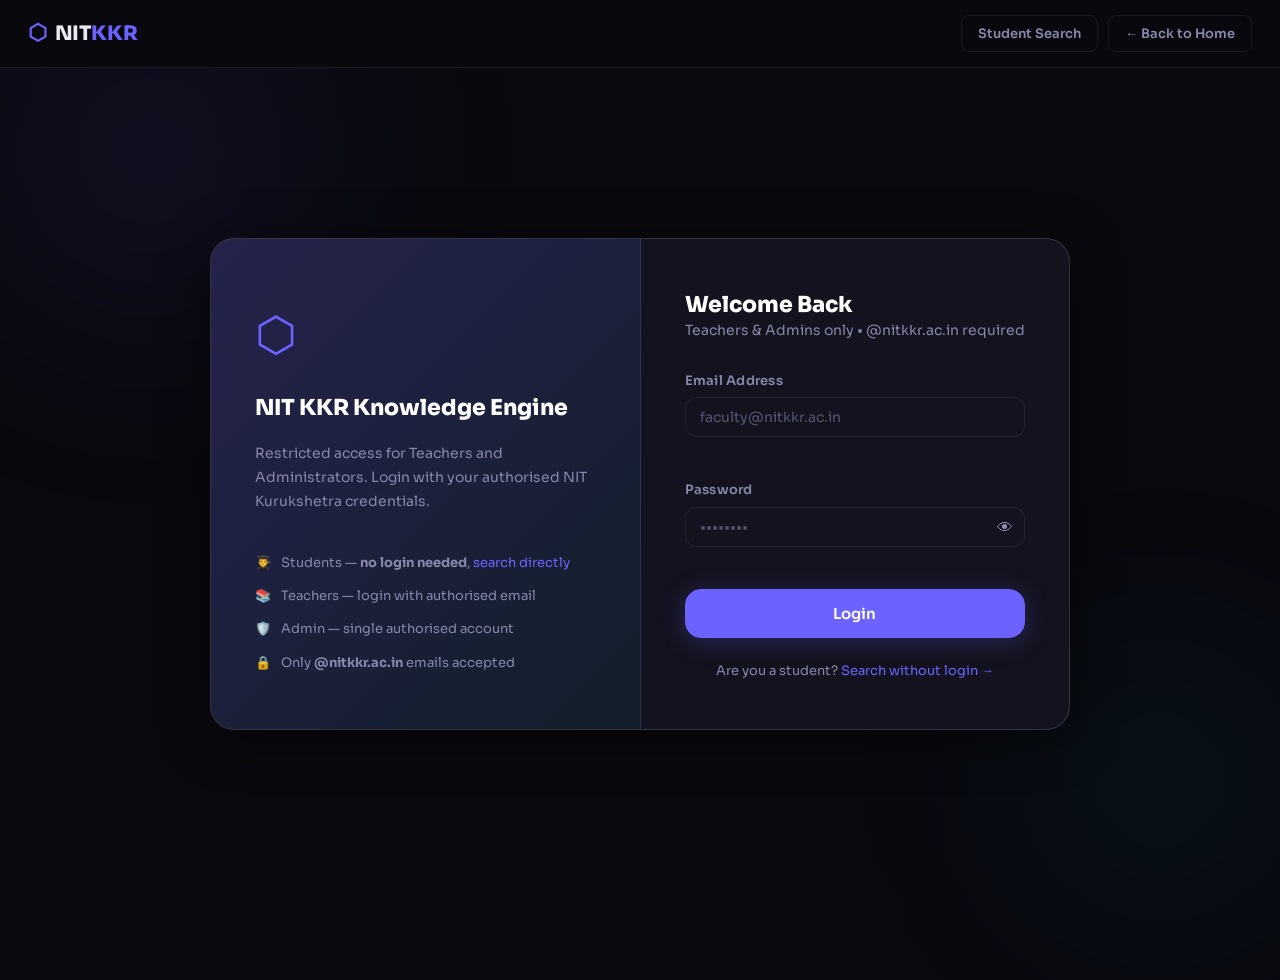
<file: dashboard-teacher.html>
<!DOCTYPE html>
<html lang="en">
<head>
  <meta charset="UTF-8" />
  <meta name="viewport" content="width=device-width, initial-scale=1.0" />
  <title>Teacher Dashboard — NIT KKR</title>
  <link rel="stylesheet" href="style.css" />
  <link href="https://fonts.googleapis.com/css2?family=Sora:wght@300;400;500;600;700;800&family=JetBrains+Mono:wght@400;500;600&display=swap" rel="stylesheet" />
  <style>
    .upload-tabs{display:flex;gap:8px;margin-bottom:20px;flex-wrap:wrap;}
    .upload-tab{padding:8px 18px;border-radius:99px;font-size:13px;font-weight:600;border:1px solid rgba(255,255,255,0.1);background:rgba(255,255,255,0.04);color:#aaa;cursor:pointer;transition:.2s;}
    .upload-tab.active,.upload-tab:hover{background:var(--clr-primary);border-color:var(--clr-primary);color:#fff;}
    .uploaded-item{background:rgba(255,255,255,0.03);border:1px solid rgba(255,255,255,0.07);border-radius:12px;padding:16px;margin-bottom:10px;display:flex;justify-content:space-between;align-items:flex-start;gap:12px;}
    .uploaded-item__info{flex:1;}
    .uploaded-item__title{font-size:14px;font-weight:700;color:#fff;margin-bottom:4px;}
    .uploaded-item__meta{font-size:12px;color:#888;}
    .asgn-form-card{background:rgba(255,255,255,0.03);border:1px solid rgba(255,255,255,0.08);border-radius:16px;padding:24px;margin-bottom:24px;}
    .asgn-form-card h4{font-size:16px;font-weight:700;color:#fff;margin-bottom:16px;}
    .my-items-list{margin-top:20px;}
    .my-item-card{background:rgba(255,255,255,0.03);border:1px solid rgba(255,255,255,0.07);border-radius:12px;padding:16px;margin-bottom:10px;}
    .my-item-card__header{display:flex;justify-content:space-between;align-items:flex-start;gap:12px;margin-bottom:8px;}
    .my-item-card__title{font-size:14px;font-weight:700;color:#fff;}
    .my-item-card__meta{font-size:12px;color:#888;line-height:1.6;}
    .status-tag{font-size:10px;font-weight:700;padding:2px 8px;border-radius:99px;border:1px solid;}
    .status-tag--active{color:#4ade80;background:rgba(34,197,94,0.1);border-color:rgba(34,197,94,0.25);}
    .status-tag--expired{color:#f87171;background:rgba(239,68,68,0.1);border-color:rgba(239,68,68,0.25);}
    .attach-preview{margin-top:10px;padding:10px;background:rgba(108,99,255,0.08);border:1px solid rgba(108,99,255,0.2);border-radius:8px;font-size:12px;color:#a89cff;}
  </style>
</head>
<body id="body-dashboard" class="page-dashboard page-dashboard--teacher">

  <!-- AUTO-LOGOUT WARNING -->
  <div id="autologout-overlay" class="autologout-overlay hidden" aria-modal="true">
    <div class="autologout-modal">
      <div class="autologout-modal__icon">⏱️</div>
      <h3 class="autologout-modal__title">Session Expiring</h3>
      <p class="autologout-modal__msg">No activity detected. Logging out in <span id="autologout-countdown" class="autologout-modal__countdown">120</span> seconds.</p>
      <div class="autologout-modal__actions">
        <button id="btn-stay-logged-in" class="btn btn--primary">Stay Logged In</button>
        <button id="btn-logout-now" class="btn btn--ghost">Logout Now</button>
      </div>
    </div>
  </div>
  <div id="force-logout-overlay" class="autologout-overlay hidden">
    <div class="autologout-modal autologout-modal--danger">
      <div class="autologout-modal__icon">🔒</div>
      <h3 class="autologout-modal__title">Session Ended</h3>
      <p class="autologout-modal__msg" id="force-logout-msg">Session ended due to inactivity.</p>
      <div class="autologout-modal__actions">
        <button id="btn-relogin" class="btn btn--primary btn--full">Login Again</button>
      </div>
    </div>
  </div>

  <!-- SIDEBAR -->
  <aside id="sidebar" class="sidebar sidebar--teacher">
    <div class="sidebar__logo">
      <span class="navbar__logo-icon">⬡</span>
      <span class="sidebar__logo-text">NIT<span class="navbar__logo-accent">KKR</span></span>
    </div>
    <div class="sidebar__user">
      <div class="sidebar__avatar sidebar__avatar--teacher" id="sidebar-avatar">T</div>
      <div class="sidebar__user-info">
        <span class="sidebar__user-name" id="sidebar-user-name">Teacher</span>
        <span class="sidebar__user-role" id="sidebar-user-role">Faculty</span>
      </div>
    </div>
    <nav class="sidebar__nav">
      <a href="#" class="sidebar__nav-item sidebar__nav-item--active" data-section="upload"><span class="sidebar__nav-icon">📤</span> Upload Material</a>
      <a href="#" class="sidebar__nav-item" data-section="my-uploads"><span class="sidebar__nav-icon">📁</span> My Uploads</a>
      <a href="#" class="sidebar__nav-item" data-section="assignments"><span class="sidebar__nav-icon">📝</span> Assignments</a>
      <a href="#" class="sidebar__nav-item" data-section="announcements"><span class="sidebar__nav-icon">📢</span> Announcements</a>
      <a href="#" class="sidebar__nav-item" data-section="ai-chat"><span class="sidebar__nav-icon">🤖</span> AI Assistant</a>
      <a href="#" class="sidebar__nav-item" data-section="todo"><span class="sidebar__nav-icon">✅</span> To-Do</a>
    </nav>
    <div class="sidebar-session-info">
      <span class="sidebar-session-info__icon">🟢</span>
      <div>
        <span class="sidebar-session-info__label">Session Active</span>
        <span class="session-timer-display sidebar-session-info__timer" id="sidebar-timer">30m</span>
      </div>
    </div>
    <button id="sidebar-logout" class="sidebar__logout sidebar__logout--prominent">🚪 Logout</button>
  </aside>

  <!-- MAIN -->
  <div id="dashboard-main" class="dashboard-main">
    <header id="topbar" class="topbar">
      <button id="sidebar-toggle" class="topbar__sidebar-toggle">☰</button>
      <div id="topbar-title" class="topbar__title">Upload Material</div>
      <div class="topbar__actions">
        <div class="topbar-session-badge">
          <span class="topbar-session-badge__dot"></span>
          <span class="session-timer-display" id="topbar-timer-label">30m</span>
        </div>
        <button id="topbar-logout-btn" class="btn btn--danger btn--sm">🚪 Logout</button>
        <div class="topbar__avatar topbar__avatar--teacher" id="topbar-avatar">T</div>
      </div>
    </header>

    <div id="dashboard-content" class="dashboard-content">

      <!-- ════ UPLOAD MATERIAL ════ -->
      <section id="section-upload" class="dash-section dash-section--active" data-section="upload">
        <div class="dash-section__header">
          <div>
            <h2 class="dash-section__title">Upload Material</h2>
            <p class="dash-section__subtitle">Upload PYQs, Notes, or Lab Manuals — instantly visible to students</p>
          </div>
        </div>

        <div class="upload-tabs">
          <button class="upload-tab active" data-utab="pyq">📄 PYQ / Question Paper</button>
          <button class="upload-tab" data-utab="notes">📒 Notes</button>
          <button class="upload-tab" data-utab="lab">🔬 Lab Manual</button>
        </div>

        <!-- PYQ UPLOAD FORM -->
        <div id="upload-panel-pyq" class="upload-panel upload-card">
          <div id="pyq-upload-success" class="add-teacher-success hidden">✅ Question paper uploaded! Students can now find it in PYQ search.</div>
          <div id="pyq-upload-error" class="login-alert hidden" style="margin:0 0 12px;"><span>⚠️</span><span id="pyq-upload-error-text">Please fill all required fields.</span></div>
          <div class="form-row">
            <div class="form-group"><label class="form-label">Paper Title *</label><input type="text" id="pyq-title" class="form-input" placeholder="e.g. Web Design End Semester 2024" /></div>
            <div class="form-group"><label class="form-label">Subject Name *</label><input type="text" id="pyq-subject" class="form-input" placeholder="e.g. Web Design, DBMS, CN" /></div>
          </div>
          <div class="form-row">
            <div class="form-group"><label class="form-label">Branch *</label>
              <select id="pyq-branch" class="form-select">
                <option value="">— Select Branch —</option>
                <option value="cse">CSE</option><option value="ece">ECE</option><option value="me">ME</option><option value="ee">EE</option><option value="ce">CE</option><option value="it">IT</option><option value="che">CHE</option><option value="mca">MCA</option><option value="mba">MBA</option>
              </select>
            </div>
            <div class="form-group"><label class="form-label">Semester *</label>
              <select id="pyq-sem" class="form-select">
                <option value="">— Select Semester —</option>
                <option value="1">Semester 1</option><option value="2">Semester 2</option><option value="3">Semester 3</option><option value="4">Semester 4</option><option value="5">Semester 5</option><option value="6">Semester 6</option><option value="7">Semester 7</option><option value="8">Semester 8</option>
              </select>
            </div>
          </div>
          <div class="form-row">
            <div class="form-group"><label class="form-label">Exam Type *</label>
              <select id="pyq-exam-type" class="form-select">
                <option value="">— Select —</option>
                <option value="end">End Semester</option>
                <option value="mid">Mid Semester</option>
              </select>
            </div>
            <div class="form-group"><label class="form-label">Year *</label>
              <select id="pyq-year" class="form-select">
                <option value="">— Select Year —</option>
                <option value="2025">2025</option><option value="2024">2024</option><option value="2023">2023</option><option value="2022">2022</option><option value="2021">2021</option><option value="2020">2020</option><option value="2019">2019</option>
              </select>
            </div>
          </div>
          <div class="form-group">
            <label class="form-label">Upload PDF *</label>
            <div id="pyq-dropzone" class="upload-dropzone">
              <span class="upload-dropzone__icon">📄</span>
              <p id="pyq-dropzone-label">Drag & drop PDF or <label for="pyq-file-input" class="form-link" style="cursor:pointer;">browse</label></p>
              <input type="file" id="pyq-file-input" accept=".pdf" hidden />
              <span class="upload-dropzone__hint">Only PDF • Max 10 MB</span>
            </div>
          </div>
          <button id="btn-upload-pyq" class="btn btn--primary" style="margin-top:8px;">Upload Question Paper →</button>
        </div>

        <!-- NOTES UPLOAD FORM -->
        <div id="upload-panel-notes" class="upload-panel upload-card hidden">
          <div id="notes-upload-success" class="add-teacher-success hidden">✅ Notes uploaded successfully!</div>
          <div id="notes-upload-error" class="login-alert hidden" style="margin:0 0 12px;"><span>⚠️</span><span id="notes-upload-error-text">Please fill all required fields.</span></div>
          <div class="form-row">
            <div class="form-group"><label class="form-label">Title *</label><input type="text" id="notes-title" class="form-input" placeholder="e.g. Unit 1 - Introduction to DBMS" /></div>
            <div class="form-group"><label class="form-label">Subject *</label><input type="text" id="notes-subject" class="form-input" placeholder="Subject name" /></div>
          </div>
          <div class="form-row">
            <div class="form-group"><label class="form-label">Branch *</label>
              <select id="notes-branch" class="form-select">
                <option value="">— Select Branch —</option>
                <option value="cse">CSE</option><option value="ece">ECE</option><option value="me">ME</option><option value="ee">EE</option><option value="ce">CE</option><option value="it">IT</option><option value="che">CHE</option><option value="mca">MCA</option><option value="mba">MBA</option>
              </select>
            </div>
            <div class="form-group"><label class="form-label">Semester *</label>
              <select id="notes-sem" class="form-select">
                <option value="">— Select Semester —</option>
                <option value="1">Sem 1</option><option value="2">Sem 2</option><option value="3">Sem 3</option><option value="4">Sem 4</option><option value="5">Sem 5</option><option value="6">Sem 6</option><option value="7">Sem 7</option><option value="8">Sem 8</option>
              </select>
            </div>
          </div>
          <div class="form-row">
            <div class="form-group"><label class="form-label">Unit / Chapter (optional)</label><input type="text" id="notes-unit" class="form-input" placeholder="e.g. Unit 1, Chapter 3" /></div>
            <div class="form-group"><label class="form-label">Description (optional)</label><input type="text" id="notes-desc" class="form-input" placeholder="Brief description" /></div>
          </div>
          <div class="form-group">
            <label class="form-label">Upload PDF *</label>
            <div id="notes-dropzone" class="upload-dropzone">
              <span class="upload-dropzone__icon">📒</span>
              <p id="notes-dropzone-label">Drag & drop PDF or <label for="notes-file-input" class="form-link" style="cursor:pointer;">browse</label></p>
              <input type="file" id="notes-file-input" accept=".pdf" hidden />
              <span class="upload-dropzone__hint">Only PDF • Max 10 MB</span>
            </div>
          </div>
          <button id="btn-upload-notes" class="btn btn--primary" style="margin-top:8px;">Upload Notes →</button>
        </div>

        <!-- LAB MANUAL UPLOAD FORM -->
        <div id="upload-panel-lab" class="upload-panel upload-card hidden">
          <div id="lab-upload-success" class="add-teacher-success hidden">✅ Lab manual uploaded successfully!</div>
          <div id="lab-upload-error" class="login-alert hidden" style="margin:0 0 12px;"><span>⚠️</span><span id="lab-upload-error-text">Please fill all required fields.</span></div>
          <div class="form-row">
            <div class="form-group"><label class="form-label">Title *</label><input type="text" id="lab-title" class="form-input" placeholder="e.g. DSA Lab Manual 2024" /></div>
            <div class="form-group"><label class="form-label">Subject *</label><input type="text" id="lab-subject" class="form-input" placeholder="Subject name" /></div>
          </div>
          <div class="form-row">
            <div class="form-group"><label class="form-label">Branch *</label>
              <select id="lab-branch" class="form-select">
                <option value="">— Select Branch —</option>
                <option value="cse">CSE</option><option value="ece">ECE</option><option value="me">ME</option><option value="ee">EE</option><option value="ce">CE</option><option value="it">IT</option><option value="che">CHE</option><option value="mca">MCA</option><option value="mba">MBA</option>
              </select>
            </div>
            <div class="form-group"><label class="form-label">Semester *</label>
              <select id="lab-sem" class="form-select">
                <option value="">— Select Semester —</option>
                <option value="1">Sem 1</option><option value="2">Sem 2</option><option value="3">Sem 3</option><option value="4">Sem 4</option><option value="5">Sem 5</option><option value="6">Sem 6</option><option value="7">Sem 7</option><option value="8">Sem 8</option>
              </select>
            </div>
          </div>
          <div class="form-row">
            <div class="form-group"><label class="form-label">Number of Labs</label><input type="number" id="lab-count" class="form-input" placeholder="e.g. 12" min="1" /></div>
            <div class="form-group"><label class="form-label">Description (optional)</label><input type="text" id="lab-desc" class="form-input" placeholder="Brief description" /></div>
          </div>
          <div class="form-group">
            <label class="form-label">Upload PDF *</label>
            <div id="lab-dropzone" class="upload-dropzone">
              <span class="upload-dropzone__icon">🔬</span>
              <p id="lab-dropzone-label">Drag & drop PDF or <label for="lab-file-input" class="form-link" style="cursor:pointer;">browse</label></p>
              <input type="file" id="lab-file-input" accept=".pdf" hidden />
              <span class="upload-dropzone__hint">Only PDF • Max 10 MB</span>
            </div>
          </div>
          <button id="btn-upload-lab" class="btn btn--primary" style="margin-top:8px;">Upload Lab Manual →</button>
        </div>
      </section>

      <!-- ════ MY UPLOADS ════ -->
      <section id="section-my-uploads" class="dash-section" data-section="my-uploads">
        <div class="dash-section__header">
          <div><h2 class="dash-section__title">My Uploads</h2><p class="dash-section__subtitle">All materials you have uploaded</p></div>
          <button id="btn-refresh-uploads" class="btn btn--ghost btn--sm">↻ Refresh</button>
        </div>
        <div class="upload-tabs" id="myupload-tabs">
          <button class="upload-tab active" data-mutab="pyq">📄 PYQs</button>
          <button class="upload-tab" data-mutab="notes">📒 Notes</button>
          <button class="upload-tab" data-mutab="lab">🔬 Lab Manuals</button>
        </div>
        <div id="myupload-panel-pyq" class="myupload-panel">
          <div id="my-pyq-empty" class="pyq-state-box"><div class="pyq-state-box__icon">📄</div><h3 class="pyq-state-box__title">No PYQs Uploaded</h3><p class="pyq-state-box__msg">Upload question papers to see them here.</p></div>
          <div id="my-pyq-list" class="my-items-list"></div>
        </div>
        <div id="myupload-panel-notes" class="myupload-panel hidden">
          <div id="my-notes-empty" class="pyq-state-box"><div class="pyq-state-box__icon">📒</div><h3 class="pyq-state-box__title">No Notes Uploaded</h3><p class="pyq-state-box__msg">Upload notes to see them here.</p></div>
          <div id="my-notes-list" class="my-items-list"></div>
        </div>
        <div id="myupload-panel-lab" class="myupload-panel hidden">
          <div id="my-lab-empty" class="pyq-state-box"><div class="pyq-state-box__icon">🔬</div><h3 class="pyq-state-box__title">No Lab Manuals Uploaded</h3><p class="pyq-state-box__msg">Upload lab manuals to see them here.</p></div>
          <div id="my-lab-list" class="my-items-list"></div>
        </div>
      </section>

      <!-- ════ ASSIGNMENTS ════ -->
      <section id="section-assignments" class="dash-section" data-section="assignments">
        <div class="dash-section__header">
          <div><h2 class="dash-section__title">Assignments</h2><p class="dash-section__subtitle">Post and manage assignments for your students</p></div>
        </div>

        <div class="asgn-form-card">
          <h4>➕ Post New Assignment</h4>
          <div id="asgn-post-success" class="add-teacher-success hidden">✅ Assignment posted! Students can see it now.</div>
          <div id="asgn-post-error" class="login-alert hidden" style="margin:0 0 12px;"><span>⚠️</span><span id="asgn-post-error-text">Please fill required fields.</span></div>
          <div class="form-row">
            <div class="form-group"><label class="form-label">Assignment Title *</label><input type="text" id="asgn-title" class="form-input" placeholder="e.g. Assignment 1 - Binary Trees" /></div>
            <div class="form-group"><label class="form-label">Subject *</label><input type="text" id="asgn-subject" class="form-input" placeholder="Subject name" /></div>
          </div>
          <div class="form-row">
            <div class="form-group"><label class="form-label">Branch *</label>
              <select id="asgn-branch" class="form-select">
                <option value="">— Select Branch —</option>
                <option value="cse">CSE</option><option value="ece">ECE</option><option value="me">ME</option><option value="ee">EE</option><option value="ce">CE</option><option value="it">IT</option><option value="che">CHE</option><option value="mca">MCA</option><option value="mba">MBA</option>
              </select>
            </div>
            <div class="form-group"><label class="form-label">Semester *</label>
              <select id="asgn-sem" class="form-select">
                <option value="">— Select Semester —</option>
                <option value="1">Sem 1</option><option value="2">Sem 2</option><option value="3">Sem 3</option><option value="4">Sem 4</option><option value="5">Sem 5</option><option value="6">Sem 6</option><option value="7">Sem 7</option><option value="8">Sem 8</option>
              </select>
            </div>
          </div>
          <div class="form-row">
            <div class="form-group"><label class="form-label">Due Date *</label><input type="date" id="asgn-due" class="form-input" /></div>
            <div class="form-group"><label class="form-label">Max Marks (optional)</label><input type="number" id="asgn-marks" class="form-input" placeholder="e.g. 20" min="0" /></div>
          </div>
          <div class="form-group"><label class="form-label">Description / Instructions (optional)</label><textarea id="asgn-desc" class="form-input" rows="3" style="resize:vertical;" placeholder="Describe the assignment, submission format, or any instructions..."></textarea></div>
          <div class="form-group">
            <label class="form-label">Attachment (PDF or Image, optional)</label>
            <div id="asgn-dropzone" class="upload-dropzone" style="padding:16px 20px;">
              <span class="upload-dropzone__icon">📎</span>
              <p id="asgn-dropzone-label">Attach a file (PDF/Image) — <label for="asgn-file-input" class="form-link" style="cursor:pointer;">browse</label></p>
              <input type="file" id="asgn-file-input" accept=".pdf,image/*" hidden />
              <span class="upload-dropzone__hint">PDF or image • Max 5 MB</span>
            </div>
            <div id="asgn-attach-preview" class="attach-preview hidden"></div>
          </div>
          <button id="btn-post-asgn" class="btn btn--primary">Post Assignment →</button>
        </div>

        <!-- My Assignments List -->
        <div>
          <h4 style="font-size:15px;font-weight:700;color:#fff;margin-bottom:12px;">My Posted Assignments</h4>
          <div id="my-asgn-empty" class="pyq-state-box"><div class="pyq-state-box__icon">📝</div><h3 class="pyq-state-box__title">No Assignments Posted</h3><p class="pyq-state-box__msg">Post assignments above to see them here.</p></div>
          <div id="my-asgn-list" class="my-items-list"></div>
        </div>
      </section>

      <!-- ════ ANNOUNCEMENTS ════ -->
      <section id="section-announcements" class="dash-section" data-section="announcements">
        <div class="dash-section__header">
          <div><h2 class="dash-section__title">Announcements</h2><p class="dash-section__subtitle">Post announcements visible to all students</p></div>
        </div>
        <div class="asgn-form-card">
          <h4>📢 Post New Announcement</h4>
          <div id="ann-post-success" class="add-teacher-success hidden">✅ Announcement posted!</div>
          <div class="form-row">
            <div class="form-group"><label class="form-label">Title *</label><input type="text" id="ann-title" class="form-input" placeholder="Announcement title" /></div>
            <div class="form-group"><label class="form-label">Type</label>
              <select id="ann-type" class="form-select">
                <option value="general">General</option>
                <option value="urgent">🚨 Urgent</option>
                <option value="exam">Exam Related</option>
                <option value="holiday">Holiday / Off</option>
              </select>
            </div>
          </div>
          <div class="form-row">
            <div class="form-group"><label class="form-label">For Branch (leave blank for all)</label>
              <select id="ann-branch" class="form-select">
                <option value="all">All Branches</option>
                <option value="cse">CSE</option><option value="ece">ECE</option><option value="me">ME</option><option value="ee">EE</option><option value="ce">CE</option><option value="it">IT</option><option value="che">CHE</option><option value="mca">MCA</option><option value="mba">MBA</option>
              </select>
            </div>
            <div class="form-group"><label class="form-label">Expires On (optional)</label><input type="date" id="ann-expires" class="form-input" /></div>
          </div>
          <div class="form-group"><label class="form-label">Message Body (optional)</label><textarea id="ann-body" class="form-input" rows="3" style="resize:vertical;" placeholder="Details of the announcement..."></textarea></div>
          <button id="btn-post-ann" class="btn btn--primary">Post Announcement →</button>
        </div>
        <div>
          <h4 style="font-size:15px;font-weight:700;color:#fff;margin-bottom:12px;">My Announcements</h4>
          <div id="my-ann-empty" class="pyq-state-box"><div class="pyq-state-box__icon">📢</div><h3 class="pyq-state-box__title">No Announcements</h3><p class="pyq-state-box__msg">Post announcements above.</p></div>
          <div id="my-ann-list" class="my-items-list"></div>
        </div>
      </section>

      <!-- ════ AI ASSISTANT ════ -->
      <section id="section-ai-chat" class="dash-section" data-section="ai-chat">
        <div class="dash-section__header"><div><h2 class="dash-section__title">AI Assistant</h2><p class="dash-section__subtitle">Powered by RAG — access institute policies, student results, and AI help</p></div>
          <button id="btn-clear-teacher-chat" class="btn btn--ghost btn--sm">🗑 Clear</button>
        </div>

        <!-- Quick suggestions for teachers -->
        <div style="display:flex;gap:8px;flex-wrap:wrap;margin-bottom:14px;">
          <div style="background:rgba(255,255,255,0.05);border:1px solid rgba(255,255,255,0.1);border-radius:99px;padding:6px 14px;font-size:12px;color:#aaa;cursor:pointer;transition:.15s;" onclick="teacherSuggest(this)" onmouseover="this.style.background='rgba(108,99,255,0.15)'" onmouseout="this.style.background='rgba(255,255,255,0.05)'">📋 Attendance policy rules</div>
          <div style="background:rgba(255,255,255,0.05);border:1px solid rgba(255,255,255,0.1);border-radius:99px;padding:6px 14px;font-size:12px;color:#aaa;cursor:pointer;transition:.15s;" onclick="teacherSuggest(this)" onmouseover="this.style.background='rgba(108,99,255,0.15)'" onmouseout="this.style.background='rgba(255,255,255,0.05)'">📝 Generate 5 DBMS questions Sem 4</div>
          <div style="background:rgba(255,255,255,0.05);border:1px solid rgba(255,255,255,0.1);border-radius:99px;padding:6px 14px;font-size:12px;color:#aaa;cursor:pointer;transition:.15s;" onclick="teacherSuggest(this)" onmouseover="this.style.background='rgba(108,99,255,0.15)'" onmouseout="this.style.background='rgba(255,255,255,0.05)'">🎓 Scholarship policy latest</div>
          <div style="background:rgba(255,255,255,0.05);border:1px solid rgba(255,255,255,0.1);border-radius:99px;padding:6px 14px;font-size:12px;color:#aaa;cursor:pointer;transition:.15s;" onclick="teacherSuggest(this)" onmouseover="this.style.background='rgba(108,99,255,0.15)'" onmouseout="this.style.background='rgba(255,255,255,0.05)'">📊 CSE Sem 3 result summary</div>
          <div style="background:rgba(255,255,255,0.05);border:1px solid rgba(255,255,255,0.1);border-radius:99px;padding:6px 14px;font-size:12px;color:#aaa;cursor:pointer;transition:.15s;" onclick="teacherSuggest(this)" onmouseover="this.style.background='rgba(108,99,255,0.15)'" onmouseout="this.style.background='rgba(255,255,255,0.05)'">📢 Latest announcements</div>
        </div>

        <div class="ai-chat-container">
          <div id="ai-chat-messages" class="ai-chat-messages">
            <div class="chat-msg chat-msg--ai">
              <span class="chat-msg__avatar">⬡</span>
              <div class="chat-msg__bubble"><strong>Hello ${SESSION.name || 'Teacher'}!</strong> Main NIT KKR ka AI Assistant hun.<br/><br/>
                Aap mujhse ye poochh sakte ho:<br/>
                📋 <strong>Institute Policies</strong> — Attendance, internship, scholarship rules<br/>
                📊 <strong>Student Results</strong> — Branch ke results browse karo<br/>
                📝 <strong>Question Generation</strong> — Exam ke liye questions generate karo<br/>
                📢 <strong>Announcements</strong> — Official notices<br/><br/>
                <em style="color:#888;font-size:12px;">Backed by RAG — answers from actual uploaded documents</em>
              </div>
            </div>
          </div>
          <div class="ai-chat-input-bar">
            <input type="text" id="ai-chat-input" class="form-input" placeholder="Ask anything... (e.g. 'attendance rules 2024' ya 'Generate 5 questions on OS')" />
            <button id="ai-chat-send-btn" class="btn btn--primary">Send ↑</button>
          </div>
        </div>
      </section>

      <!-- ════ TO-DO ════ -->
      <section id="section-todo" class="dash-section" data-section="todo">
        <div class="dash-section__header"><div><h2 class="dash-section__title">To-Do List</h2><p class="dash-section__subtitle">Track your tasks and academic duties</p></div></div>
        <div class="todo-container">
          <div class="todo-add">
            <input type="text" id="todo-input" class="form-input" placeholder="Add a task..." />
            <select id="todo-priority" class="form-select todo-priority-select">
              <option value="low">Low</option><option value="medium" selected>Medium</option><option value="high">High</option>
            </select>
            <input type="date" id="todo-due" class="form-input todo-due-input" />
            <button id="todo-add-btn" class="btn btn--primary">Add</button>
          </div>
          <div class="todo-filter-tabs">
            <button class="todo-filter-tab todo-filter-tab--active" data-filter="all">All</button>
            <button class="todo-filter-tab" data-filter="pending">Pending</button>
            <button class="todo-filter-tab" data-filter="done">Done</button>
            <button class="todo-filter-tab" data-filter="high">High Priority</button>
          </div>
          <ul id="todo-list" class="todo-list"></ul>
        </div>
      </section>

    </div>
  </div>

  <script src="api.js"></script>
  <script src="ask-ai-config.js"></script>
  <script src="auth.js"></script>
  <script src="database.js"></script>
  <script src="pdf-parser.js"></script>
  <script src="session-manager.js"></script>
  <script>
  /* ══ AUTH CHECK ══ */
  if(!Auth.requireLogin('teacher')){throw new Error('Not authorized');}
  const SESSION=Auth.getSession();
  document.getElementById('sidebar-user-name').textContent=SESSION.name||'Teacher';
  document.getElementById('sidebar-user-role').textContent=SESSION.department?SESSION.department+' Faculty':'Faculty';
  document.getElementById('sidebar-avatar').textContent=(SESSION.name||'T')[0].toUpperCase();
  document.getElementById('topbar-avatar').textContent=(SESSION.name||'T')[0].toUpperCase();

  /* ══ SESSION MANAGER ══ */
  SessionManager.init();

  /* ══ HELPERS ══ */
  function esc(s){const d=document.createElement('div');d.textContent=String(s||'');return d.innerHTML;}
  function cap(s){return s.charAt(0).toUpperCase()+s.slice(1);}
  function showToast(msg){let t=document.getElementById('g-toast');if(!t){t=document.createElement('div');t.id='g-toast';t.style.cssText='position:fixed;bottom:24px;left:50%;transform:translateX(-50%) translateY(20px);background:var(--clr-primary);color:#fff;padding:10px 22px;border-radius:99px;font-size:13px;font-weight:600;box-shadow:0 4px 20px rgba(0,0,0,.5);z-index:9999;opacity:0;transition:all .25s;pointer-events:none;';document.body.appendChild(t);}t.textContent=msg;t.style.opacity='1';t.style.transform='translateX(-50%) translateY(0)';clearTimeout(t._t);t._t=setTimeout(()=>{t.style.opacity='0';t.style.transform='translateX(-50%) translateY(20px)';},2400);}
  function showSuccess(id){const el=document.getElementById(id);el.classList.remove('hidden');setTimeout(()=>el.classList.add('hidden'),3500);}
  function showError(elId,textId,msg){const el=document.getElementById(elId);document.getElementById(textId).textContent=msg;el.classList.remove('hidden');setTimeout(()=>el.classList.add('hidden'),4000);}

  /* ══ SIDEBAR NAV ══ */
  document.querySelectorAll('.sidebar__nav-item').forEach(item=>{
    item.addEventListener('click',e=>{
      e.preventDefault();
      document.querySelectorAll('.sidebar__nav-item').forEach(i=>i.classList.remove('sidebar__nav-item--active'));
      item.classList.add('sidebar__nav-item--active');
      document.querySelectorAll('.dash-section').forEach(s=>s.classList.remove('dash-section--active'));
      const sec=document.getElementById('section-'+item.dataset.section);
      if(sec) sec.classList.add('dash-section--active');
      document.getElementById('topbar-title').textContent=item.textContent.trim().replace(/^\S+\s*/,'').trim();
      if(item.dataset.section==='my-uploads') renderMyUploads();
      if(item.dataset.section==='assignments') renderMyAssignments();
      if(item.dataset.section==='announcements') renderMyAnnouncements();
      if(window.innerWidth<=768) document.getElementById('sidebar').classList.remove('is-open');
    });
  });
  document.getElementById('sidebar-toggle').addEventListener('click',()=>document.getElementById('sidebar').classList.toggle('is-open'));

  /* ══ UPLOAD TABS ══ */
  document.querySelectorAll('.upload-tab[data-utab]').forEach(tab=>{
    tab.addEventListener('click',()=>{
      document.querySelectorAll('.upload-tab[data-utab]').forEach(t=>t.classList.remove('active'));
      tab.classList.add('active');
      document.querySelectorAll('.upload-panel').forEach(p=>p.classList.add('hidden'));
      document.getElementById('upload-panel-'+tab.dataset.utab)?.classList.remove('hidden');
    });
  });
  document.querySelectorAll('.upload-tab[data-mutab]').forEach(tab=>{
    tab.addEventListener('click',()=>{
      document.querySelectorAll('.upload-tab[data-mutab]').forEach(t=>t.classList.remove('active'));
      tab.classList.add('active');
      document.querySelectorAll('.myupload-panel').forEach(p=>p.classList.add('hidden'));
      document.getElementById('myupload-panel-'+tab.dataset.mutab)?.classList.remove('hidden');
    });
  });

  /* ══ FILE READ HELPER ══ */
  function readFileAsB64(file){
    return new Promise((res,rej)=>{
      const r=new FileReader();
      r.onload=()=>res(r.result.split(',')[1]);
      r.onerror=()=>rej(new Error('File read failed'));
      r.readAsDataURL(file);
    });
  }

  /* ══ DROPZONE HELPER ══ */
  function setupDropzone(zoneId,inputId,labelId,maxMB=10){
    const zone=document.getElementById(zoneId);
    const input=document.getElementById(inputId);
    const label=document.getElementById(labelId);
    let selectedFile=null;
    const update=f=>{selectedFile=f;label.textContent=f.name+' ('+Math.round(f.size/1024)+'KB) ✓';zone.style.borderColor='var(--clr-primary)';};
    input.addEventListener('change',()=>{if(input.files[0]) update(input.files[0]);});
    zone.addEventListener('dragover',e=>{e.preventDefault();zone.style.borderColor='var(--clr-primary)';});
    zone.addEventListener('dragleave',()=>zone.style.borderColor='');
    zone.addEventListener('drop',e=>{e.preventDefault();zone.style.borderColor='';const f=e.dataTransfer.files[0];if(f&&f.size<=maxMB*1024*1024){input.files=e.dataTransfer.files;update(f);}else if(f) showToast('File too large (max '+maxMB+'MB)');});
    return ()=>selectedFile;
  }

  const getPyqFile   = setupDropzone('pyq-dropzone','pyq-file-input','pyq-dropzone-label',10);
  const getNotesFile = setupDropzone('notes-dropzone','notes-file-input','notes-dropzone-label',10);
  const getLabFile   = setupDropzone('lab-dropzone','lab-file-input','lab-dropzone-label',10);
  const getAsgnFile  = setupDropzone('asgn-dropzone','asgn-file-input','asgn-dropzone-label',5);

  // Assignment file preview
  document.getElementById('asgn-file-input').addEventListener('change',function(){
    const f=this.files[0];if(!f)return;
    const prev=document.getElementById('asgn-attach-preview');
    prev.textContent='📎 '+f.name+' ('+Math.round(f.size/1024)+'KB)';
    prev.classList.remove('hidden');
  });

  /* ══ UPLOAD PYQ ══ */
  document.getElementById('btn-upload-pyq').addEventListener('click',async()=>{
    const title=document.getElementById('pyq-title').value.trim();
    const subject=document.getElementById('pyq-subject').value.trim();
    const branch=document.getElementById('pyq-branch').value;
    const sem=document.getElementById('pyq-sem').value;
    const examType=document.getElementById('pyq-exam-type').value;
    const year=document.getElementById('pyq-year').value;
    const file=getPyqFile()||document.getElementById('pyq-file-input').files[0];
    if(!title||!subject||!branch||!sem||!examType||!year) return showError('pyq-upload-error','pyq-upload-error-text','Please fill all required fields.');
    if(!file) return showError('pyq-upload-error','pyq-upload-error-text','Please select a PDF file.');
    if(file.size>10*1024*1024) return showError('pyq-upload-error','pyq-upload-error-text','File too large (max 10MB).');
    const btn=document.getElementById('btn-upload-pyq');
    btn.textContent='Uploading…';btn.disabled=true;
    try{
      const b64=await readFileAsB64(file);
      let questions=[];
      try{const parsed=await PDFParser.extract(b64);questions=parsed.questions||[];}catch(e){console.warn('PDF parse failed:',e);}
      DB.PYQ.add({title,subject,branch,semester:sem,year,examType,examTypeLabel:examType==='end'?'End Semester':'Mid Semester',filename:file.name,uploadedBy:SESSION.name||SESSION.email,fileData:b64,questions,pages:1});
      showSuccess('pyq-upload-success');
      ['pyq-title','pyq-subject'].forEach(id=>document.getElementById(id).value='');
      ['pyq-branch','pyq-sem','pyq-exam-type','pyq-year'].forEach(id=>document.getElementById(id).value='');
      document.getElementById('pyq-dropzone-label').innerHTML='Drag & drop PDF or <label for="pyq-file-input" class="form-link" style="cursor:pointer;">browse</label>';
      document.getElementById('pyq-dropzone').style.borderColor='';
    }catch(e){showError('pyq-upload-error','pyq-upload-error-text',e.message);}
    btn.textContent='Upload Question Paper →';btn.disabled=false;
  });

  /* ══ UPLOAD NOTES ══ */
  document.getElementById('btn-upload-notes').addEventListener('click',async()=>{
    const title=document.getElementById('notes-title').value.trim();
    const subject=document.getElementById('notes-subject').value.trim();
    const branch=document.getElementById('notes-branch').value;
    const sem=document.getElementById('notes-sem').value;
    const file=getNotesFile()||document.getElementById('notes-file-input').files[0];
    if(!title||!subject||!branch||!sem) return showError('notes-upload-error','notes-upload-error-text','Please fill all required fields.');
    if(!file) return showError('notes-upload-error','notes-upload-error-text','Please select a PDF file.');
    const btn=document.getElementById('btn-upload-notes');btn.textContent='Uploading…';btn.disabled=true;
    try{
      const b64=await readFileAsB64(file);
      DB.Notes.add({title,subject,branch,semester:sem,description:document.getElementById('notes-desc').value.trim(),unit:document.getElementById('notes-unit').value.trim(),filename:file.name,fileData:b64,uploadedBy:SESSION.name||SESSION.email});
      showSuccess('notes-upload-success');
      ['notes-title','notes-subject','notes-unit','notes-desc'].forEach(id=>document.getElementById(id).value='');
      ['notes-branch','notes-sem'].forEach(id=>document.getElementById(id).value='');
    }catch(e){showError('notes-upload-error','notes-upload-error-text',e.message);}
    btn.textContent='Upload Notes →';btn.disabled=false;
  });

  /* ══ UPLOAD LAB MANUAL ══ */
  document.getElementById('btn-upload-lab').addEventListener('click',async()=>{
    const title=document.getElementById('lab-title').value.trim();
    const subject=document.getElementById('lab-subject').value.trim();
    const branch=document.getElementById('lab-branch').value;
    const sem=document.getElementById('lab-sem').value;
    const file=getLabFile()||document.getElementById('lab-file-input').files[0];
    if(!title||!subject||!branch||!sem) return showError('lab-upload-error','lab-upload-error-text','Please fill all required fields.');
    if(!file) return showError('lab-upload-error','lab-upload-error-text','Please select a PDF file.');
    const btn=document.getElementById('btn-upload-lab');btn.textContent='Uploading…';btn.disabled=true;
    try{
      const b64=await readFileAsB64(file);
      DB.LabManuals.add({title,subject,branch,semester:sem,description:document.getElementById('lab-desc').value.trim(),labCount:parseInt(document.getElementById('lab-count').value)||0,filename:file.name,fileData:b64,uploadedBy:SESSION.name||SESSION.email});
      showSuccess('lab-upload-success');
      ['lab-title','lab-subject','lab-count','lab-desc'].forEach(id=>document.getElementById(id).value='');
      ['lab-branch','lab-sem'].forEach(id=>document.getElementById(id).value='');
    }catch(e){showError('lab-upload-error','lab-upload-error-text',e.message);}
    btn.textContent='Upload Lab Manual →';btn.disabled=false;
  });

  /* ══ MY UPLOADS ══ */
  function renderMyUploads(){renderMyPYQs();renderMyNotes();renderMyLabs();}
  document.getElementById('btn-refresh-uploads').addEventListener('click',renderMyUploads);

  function renderMyPYQs(){
    const all=DB.PYQ.getAll().filter(p=>p.uploadedBy===SESSION.name||p.uploadedBy===SESSION.email||p.uploadedBy==='system');
    const listEl=document.getElementById('my-pyq-list');
    const emptyEl=document.getElementById('my-pyq-empty');
    if(!all.length){emptyEl.classList.remove('hidden');listEl.innerHTML='';return;}
    emptyEl.classList.add('hidden');
    listEl.innerHTML=all.map(p=>`
      <div class="my-item-card">
        <div class="my-item-card__header">
          <div class="my-item-card__title">📄 ${esc(p.title)}</div>
          <button class="btn btn--danger btn--xs" onclick="deleteItem('pyq','${esc(p.id)}')">🗑 Delete</button>
        </div>
        <div class="my-item-card__meta">
          <span class="pyq-card__tag pyq-card__tag--branch" style="font-size:10px;padding:2px 7px;">${esc(p.branch.toUpperCase())}</span>
          Sem ${esc(p.semester)} • ${esc(p.subject)} • ${esc(p.examTypeLabel)} • ${esc(p.year)} • ${esc(p.questions?.length||0)} questions
        </div>
      </div>`).join('');
  }

  function renderMyNotes(){
    const all=DB.Notes.getAll().filter(n=>n.uploadedBy===SESSION.name||n.uploadedBy===SESSION.email);
    const listEl=document.getElementById('my-notes-list');
    const emptyEl=document.getElementById('my-notes-empty');
    if(!all.length){emptyEl.classList.remove('hidden');listEl.innerHTML='';return;}
    emptyEl.classList.add('hidden');
    listEl.innerHTML=all.map(n=>`
      <div class="my-item-card">
        <div class="my-item-card__header">
          <div class="my-item-card__title">📒 ${esc(n.title)}</div>
          <button class="btn btn--danger btn--xs" onclick="deleteItem('note','${esc(n.id)}')">🗑 Delete</button>
        </div>
        <div class="my-item-card__meta">
          <span class="pyq-card__tag pyq-card__tag--branch" style="font-size:10px;padding:2px 7px;">${esc(n.branch.toUpperCase())}</span>
          Sem ${esc(n.semester)} • ${esc(n.subject)} • Uploaded: ${esc(n.uploadedAt||'')}
        </div>
      </div>`).join('');
  }

  function renderMyLabs(){
    const all=DB.LabManuals.getAll().filter(l=>l.uploadedBy===SESSION.name||l.uploadedBy===SESSION.email);
    const listEl=document.getElementById('my-lab-list');
    const emptyEl=document.getElementById('my-lab-empty');
    if(!all.length){emptyEl.classList.remove('hidden');listEl.innerHTML='';return;}
    emptyEl.classList.add('hidden');
    listEl.innerHTML=all.map(l=>`
      <div class="my-item-card">
        <div class="my-item-card__header">
          <div class="my-item-card__title">🔬 ${esc(l.title)}</div>
          <button class="btn btn--danger btn--xs" onclick="deleteItem('lab','${esc(l.id)}')">🗑 Delete</button>
        </div>
        <div class="my-item-card__meta">
          <span class="pyq-card__tag pyq-card__tag--branch" style="font-size:10px;padding:2px 7px;">${esc(l.branch.toUpperCase())}</span>
          Sem ${esc(l.semester)} • ${esc(l.subject)} • ${esc(l.labCount||0)} labs • Uploaded: ${esc(l.uploadedAt||'')}
        </div>
      </div>`).join('');
  }

  window.deleteItem=function(type,id){
    if(!confirm('Delete this item? This cannot be undone.'))return;
    if(type==='pyq') DB.PYQ.remove(id);
    else if(type==='note') DB.Notes.remove(id);
    else if(type==='lab') DB.LabManuals.remove(id);
    renderMyUploads();showToast('Item deleted');
  };

  /* ══ ASSIGNMENTS ══ */
  document.getElementById('btn-post-asgn').addEventListener('click',async()=>{
    const title=document.getElementById('asgn-title').value.trim();
    const subject=document.getElementById('asgn-subject').value.trim();
    const branch=document.getElementById('asgn-branch').value;
    const sem=document.getElementById('asgn-sem').value;
    const due=document.getElementById('asgn-due').value;
    if(!title||!subject||!branch||!sem||!due) return showError('asgn-post-error','asgn-post-error-text','Please fill all required fields including due date.');
    const btn=document.getElementById('btn-post-asgn');btn.textContent='Posting…';btn.disabled=true;
    try{
      let attachmentData=null,attachmentType=null,attachmentName=null;
      const asgnFile=document.getElementById('asgn-file-input').files[0];
      if(asgnFile&&asgnFile.size<=5*1024*1024){
        attachmentData=await readFileAsB64(asgnFile);
        attachmentType=asgnFile.type;attachmentName=asgnFile.name;
      }
      DB.Assignments.add({title,subject,branch,semester:sem,dueDate:due,maxMarks:parseInt(document.getElementById('asgn-marks').value)||null,description:document.getElementById('asgn-desc').value.trim(),uploadedBy:SESSION.email,createdByName:SESSION.name,attachmentData,attachmentType,attachmentName});
      showSuccess('asgn-post-success');
      ['asgn-title','asgn-subject','asgn-due','asgn-marks','asgn-desc'].forEach(id=>document.getElementById(id).value='');
      ['asgn-branch','asgn-sem'].forEach(id=>document.getElementById(id).value='');
      document.getElementById('asgn-file-input').value='';
      document.getElementById('asgn-attach-preview').classList.add('hidden');
      renderMyAssignments();
    }catch(e){showError('asgn-post-error','asgn-post-error-text',e.message);}
    btn.textContent='Post Assignment →';btn.disabled=false;
  });

  function renderMyAssignments(){
    const all=DB.Assignments.getAll().filter(a=>a.uploadedBy===SESSION.email||a.createdByName===SESSION.name);
    const listEl=document.getElementById('my-asgn-list');
    const emptyEl=document.getElementById('my-asgn-empty');
    if(!all.length){emptyEl.classList.remove('hidden');listEl.innerHTML='';return;}
    emptyEl.classList.add('hidden');
    const now=new Date();
    listEl.innerHTML=all.sort((a,b)=>new Date(b.createdAt)-new Date(a.createdAt)).map(a=>{
      const isExpired=a.dueDate&&new Date(a.dueDate)<now;
      const due=a.dueDate?new Date(a.dueDate).toLocaleDateString('en-IN',{day:'numeric',month:'short',year:'numeric'}):'No due date';
      return `<div class="my-item-card">
        <div class="my-item-card__header">
          <div>
            <div class="my-item-card__title">📝 ${esc(a.title)}</div>
            <span class="status-tag ${isExpired?'status-tag--expired':'status-tag--active'}">${isExpired?'Expired':'Active'}</span>
          </div>
          <button class="btn btn--danger btn--xs" onclick="deleteAsgn('${esc(a.id)}')">🗑 Delete</button>
        </div>
        <div class="my-item-card__meta">
          <span class="pyq-card__tag pyq-card__tag--branch" style="font-size:10px;padding:2px 7px;">${esc(a.branch.toUpperCase())}</span>
          Sem ${esc(a.semester)} • ${esc(a.subject)} • Due: ${esc(due)}
          ${a.maxMarks?' • '+esc(String(a.maxMarks))+' marks':''}
          ${a.attachmentData?' • 📎 Attachment':''}
        </div>
      </div>`;}).join('');
  }

  window.deleteAsgn=function(id){
    if(!confirm('Delete this assignment?'))return;
    DB.Assignments.remove(id);renderMyAssignments();showToast('Assignment deleted');
  };

  /* ══ ANNOUNCEMENTS ══ */
  document.getElementById('btn-post-ann').addEventListener('click',()=>{
    const title=document.getElementById('ann-title').value.trim();
    if(!title){showToast('Please enter a title');return;}
    DB.Announcements.add({title,body:document.getElementById('ann-body').value.trim(),type:document.getElementById('ann-type').value,branch:document.getElementById('ann-branch').value,postedBy:SESSION.name||'Teacher',expiresAt:document.getElementById('ann-expires').value});
    showSuccess('ann-post-success');
    ['ann-title','ann-body','ann-expires'].forEach(id=>document.getElementById(id).value='');
    ['ann-type','ann-branch'].forEach(id=>document.getElementById(id).value=id==='ann-branch'?'all':'general');
    renderMyAnnouncements();
  });

  function renderMyAnnouncements(){
    const all=DB.Announcements.getAll().filter(a=>a.postedBy===SESSION.name||a.postedBy===SESSION.email);
    const listEl=document.getElementById('my-ann-list');
    const emptyEl=document.getElementById('my-ann-empty');
    if(!all.length){emptyEl.classList.remove('hidden');listEl.innerHTML='';return;}
    emptyEl.classList.add('hidden');
    listEl.innerHTML=all.map(a=>`
      <div class="my-item-card">
        <div class="my-item-card__header">
          <div class="my-item-card__title">📢 ${esc(a.title)}</div>
          <button class="btn btn--danger btn--xs" onclick="deleteAnn('${esc(a.id)}')">🗑 Delete</button>
        </div>
        <div class="my-item-card__meta">Type: ${esc(a.type)} • Branch: ${esc(a.branch==='all'?'All':a.branch.toUpperCase())}
        ${a.expiresAt?' • Expires: '+new Date(a.expiresAt).toLocaleDateString('en-IN',{day:'numeric',month:'short',year:'numeric'}):''}
        </div>
        ${a.body?`<p style="font-size:12px;color:#aaa;margin-top:6px;">${esc(a.body.slice(0,80))}${a.body.length>80?'…':''}</p>`:''}
      </div>`).join('');
  }
  window.deleteAnn=function(id){if(!confirm('Delete this announcement?'))return;DB.Announcements.remove(id);renderMyAnnouncements();showToast('Announcement deleted');};

  /* ══ TO-DO ══ */
  const TODO_KEY='nitkkr_teacher_todos_'+SESSION.email;
  function getTodos(){try{return JSON.parse(localStorage.getItem(TODO_KEY)||'[]');}catch{return[];}}
  function saveTodos(arr){localStorage.setItem(TODO_KEY,JSON.stringify(arr));}
  function renderTodos(){
    const todos=getTodos();
    const listEl=document.getElementById('todo-list');
    listEl.innerHTML=todos.map(t=>`<li class="todo-item todo-item--${esc(t.priority)} ${t.done?'todo-item--done':''}" data-id="${esc(t.id)}"><input type="checkbox" class="todo-item__check" ${t.done?'checked':''} /><div class="todo-item__info"><span class="todo-item__text">${esc(t.text)}</span><span class="todo-item__meta">${t.due?'Due: '+t.due+' • ':''}${cap(t.priority)} Priority</span></div><span class="todo-item__priority todo-item__priority--${esc(t.priority)}">${cap(t.priority)}</span><button class="todo-item__delete btn btn--ghost btn--sm" data-id="${esc(t.id)}">🗑</button></li>`).join('');
    listEl.querySelectorAll('.todo-item__check').forEach(chk=>{chk.addEventListener('change',()=>{const id=chk.closest('.todo-item').dataset.id;const todos=getTodos();const i=todos.findIndex(t=>t.id===id);if(i>=0){todos[i].done=chk.checked;saveTodos(todos);}renderTodos();});});
    listEl.querySelectorAll('.todo-item__delete').forEach(btn=>{btn.addEventListener('click',()=>{saveTodos(getTodos().filter(t=>t.id!==btn.dataset.id));renderTodos();});});
  }
  document.getElementById('todo-add-btn').addEventListener('click',()=>{const text=document.getElementById('todo-input').value.trim();if(!text)return;const todos=getTodos();todos.unshift({id:'todo_'+Date.now(),text,priority:document.getElementById('todo-priority').value,due:document.getElementById('todo-due').value,done:false});saveTodos(todos);document.getElementById('todo-input').value='';document.getElementById('todo-due').value='';renderTodos();});
  document.getElementById('todo-input').addEventListener('keydown',e=>{if(e.key==='Enter')document.getElementById('todo-add-btn').click();});
  document.querySelectorAll('.todo-filter-tab').forEach(tab=>{tab.addEventListener('click',()=>{document.querySelectorAll('.todo-filter-tab').forEach(t=>t.classList.remove('todo-filter-tab--active'));tab.classList.add('todo-filter-tab--active');const f=tab.dataset.filter;document.querySelectorAll('.todo-item').forEach(item=>{item.style.display=f==='all'?'':f==='done'?(item.classList.contains('todo-item--done')?'':'none'):f==='pending'?(!item.classList.contains('todo-item--done')?'':'none'):f==='high'?(item.classList.contains('todo-item--high')?'':'none'):'';});});});
  renderTodos();

  /* ══ AI ASSISTANT — RAG Backend ══ */
  document.getElementById('ai-chat-send-btn').addEventListener('click', genChat);
  document.getElementById('ai-chat-input').addEventListener('keydown', e => { if (e.key === 'Enter') genChat(); });
  document.getElementById('btn-clear-teacher-chat').addEventListener('click', () => {
    document.getElementById('ai-chat-messages').innerHTML = `<div class="chat-msg chat-msg--ai"><span class="chat-msg__avatar">⬡</span><div class="chat-msg__bubble">Chat cleared! Kya poochna hai?</div></div>`;
  });

  window.teacherSuggest = function(el) {
    const txt = el.textContent.replace(/^[^\s]+\s/, '').trim();
    document.getElementById('ai-chat-input').value = txt;
    genChat();
  };

  function fmtAI(t){return t.replace(/&/g,'&amp;').replace(/</g,'&lt;').replace(/>/g,'&gt;').replace(/\*\*(.*?)\*\*/g,'<strong>$1</strong>').replace(/`([^`]+)`/g,'<code style="background:rgba(108,99,255,0.15);padding:1px 5px;border-radius:4px;font-family:monospace;font-size:12px">$1</code>').replace(/\n/g,'<br/>');}

  async function genChat() {

    const inp = document.getElementById('ai-chat-input');
    const text = inp.value.trim(); if (!text) return;
    const msgs = document.getElementById('ai-chat-messages');
    msgs.insertAdjacentHTML('beforeend', `<div class="chat-msg chat-msg--user"><span class="chat-msg__avatar">👤</span><div class="chat-msg__bubble">${esc(text)}</div></div>`);
    inp.value = '';
    const aiDiv = document.createElement('div'); aiDiv.className = 'chat-msg chat-msg--ai';
    aiDiv.innerHTML = `<span class="chat-msg__avatar">⬡</span><div class="chat-msg__bubble"><span style="color:#666;font-style:italic;">Searching institute documents…</span></div>`;
    msgs.appendChild(aiDiv); msgs.scrollTop = msgs.scrollHeight;
    try {
      // Try RAG backend first
      const res = await API.chat(text);
      const answer = res.answer || 'No response.';
      const sourceType = res.source_type || 'general';
      const sourceLabels = { result: '📊 Result DB', notification: '📋 Policy Docs', announcement: '📢 Announcements', general: '🤖 AI' };
      const sourceBadge = `<span style="display:inline-block;font-size:10px;font-weight:700;padding:2px 8px;border-radius:99px;background:rgba(108,99,255,0.12);color:#a89cff;border:1px solid rgba(108,99,255,0.25);margin-bottom:6px;">${sourceLabels[sourceType] || '🤖 AI'}</span>`;
      aiDiv.querySelector('.chat-msg__bubble').innerHTML = sourceBadge + '<br/>' + fmtAI(answer);
    } catch (e) {
      // Fallback to Groq if backend unavailable
      try {
        const cfg = typeof AskAIConfig !== 'undefined' ? AskAIConfig : {};
        if (cfg.GROQ_API_KEY) {
          const r = await fetch('https://api.groq.com/openai/v1/chat/completions', { method: 'POST', headers: { 'Content-Type': 'application/json', 'Authorization': 'Bearer ' + cfg.GROQ_API_KEY }, body: JSON.stringify({ model: cfg.GROQ_MODEL || 'llama-3.3-70b-versatile', max_tokens: 1000, temperature: 0.7, messages: [{ role: 'system', content: 'You are an expert NIT Kurukshetra academic assistant for faculty. Help teachers create questions, explain concepts, generate assignment ideas, and assist with academic content. Be professional and thorough.' }, { role: 'user', content: text }] }) });
          const d = await r.json();
          const fallbackBadge = '<span style="display:inline-block;font-size:10px;font-weight:700;padding:2px 8px;border-radius:99px;background:rgba(251,191,36,0.12);color:#fbbf24;border:1px solid rgba(251,191,36,0.25);margin-bottom:6px;">⚡ Groq Fallback</span>';
          aiDiv.querySelector('.chat-msg__bubble').innerHTML = fallbackBadge + '<br/>' + fmtAI(d?.choices?.[0]?.message?.content || 'No response.');
        } else {
          aiDiv.querySelector('.chat-msg__bubble').innerHTML = `<span style="color:#f87171;">⚠️ Backend offline: ${esc(e.message)}</span>`;
        }
      } catch (e2) {
        aiDiv.querySelector('.chat-msg__bubble').innerHTML = `<span style="color:#f87171;">⚠️ Error: ${esc(e2.message)}</span>`;
      }
    }
    msgs.scrollTop = msgs.scrollHeight;
  }
  </script>
</body>
</html>
</file>
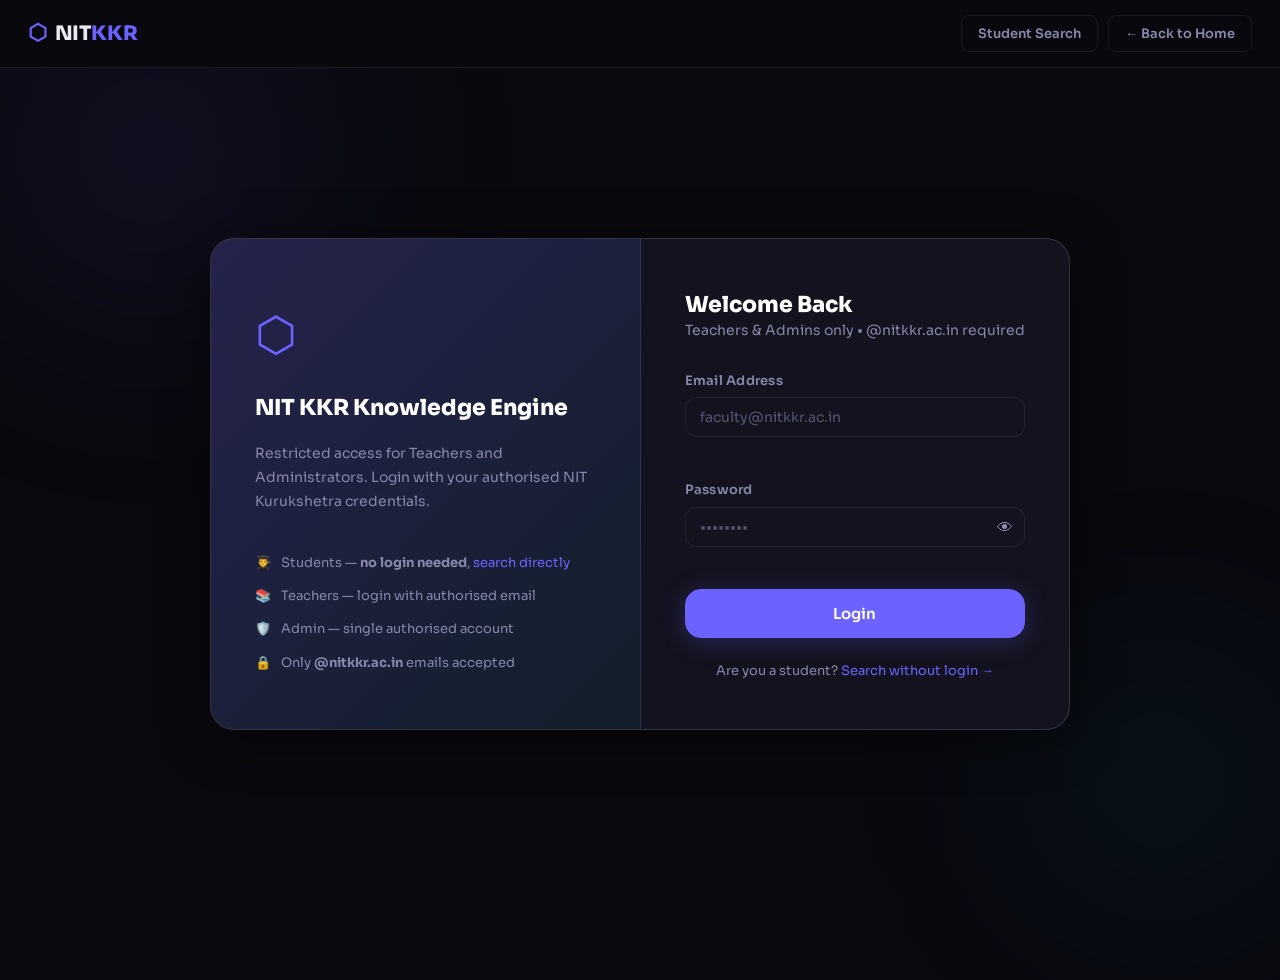
<file: login.html>
<!DOCTYPE html>
<html lang="en">
<head>
  <meta charset="UTF-8" />
  <meta name="viewport" content="width=device-width, initial-scale=1.0" />
  <title>Login — NIT KKR Search</title>
  <link rel="stylesheet" href="style.css" />
  <link href="https://fonts.googleapis.com/css2?family=Sora:wght@300;400;500;600;700;800&family=JetBrains+Mono:wght@400;500;600&family=Playfair+Display:wght@700;800&display=swap" rel="stylesheet" />
</head>
<body id="body-login" class="page-login">

  <!-- NAVBAR -->
  <header id="navbar" class="navbar navbar--transparent">
    <div class="navbar__inner">
      <a href="index.html" id="navbar-logo" class="navbar__logo">
        <span class="navbar__logo-icon">⬡</span>
        <span class="navbar__logo-text">NIT<span class="navbar__logo-accent">KKR</span></span>
      </a>
      <div class="navbar__auth">
        <a href="dashboard-student.html" class="btn btn--ghost btn--sm">Student Search</a>
        <a href="index.html" class="btn btn--ghost btn--sm">← Back to Home</a>
      </div>
    </div>
  </header>

  <main id="main-content" class="login-page">
    <div class="login-page__bg-orb login-page__bg-orb--1" aria-hidden="true"></div>
    <div class="login-page__bg-orb login-page__bg-orb--2" aria-hidden="true"></div>

    <div id="login-container" class="login-container">

      <!-- Left Info Panel -->
      <div id="login-info-panel" class="login-info-panel">
        <div class="login-info__logo">⬡</div>
        <h2 class="login-info__heading">NIT KKR Knowledge Engine</h2>
        <p class="login-info__subtext">
          Restricted access for Teachers and Administrators. Login with your authorised NIT Kurukshetra credentials.
        </p>
        <div class="login-info__rules">
          <div class="login-info__rule">
            <span>👨‍🎓</span>
            <span>Students — <strong>no login needed</strong>, <a href="dashboard-student.html" class="form-link">search directly</a></span>
          </div>
          <div class="login-info__rule">
            <span>📚</span>
            <span>Teachers — login with authorised email</span>
          </div>
          <div class="login-info__rule">
            <span>🛡️</span>
            <span>Admin — single authorised account</span>
          </div>
          <div class="login-info__rule">
            <span>🔒</span>
            <span>Only <strong>@nitkkr.ac.in</strong> emails accepted</span>
          </div>
        </div>
      </div>

      <!-- Login Form Panel -->
      <div id="login-form-panel" class="login-form-panel">

        <div id="login-form-header" class="login-form-panel__header">
          <h3 class="auth-form__title">Welcome Back</h3>
          <p class="auth-form__subtitle">Teachers & Admins only • @nitkkr.ac.in required</p>
        </div>

        <form id="form-login" class="auth-form auth-form--active" novalidate>

          <div id="login-field-email" class="form-group">
            <label for="login-email" class="form-label">Email Address</label>
            <input
              type="email"
              id="login-email"
              name="email"
              class="form-input"
              placeholder="faculty@nitkkr.ac.in"
              autocomplete="email"
              required
            />
            <span id="login-email-error" class="form-error"></span>
          </div>

          <div id="login-field-password" class="form-group">
            <label for="login-password" class="form-label">Password</label>
            <div class="form-input-wrapper">
              <input
                type="password"
                id="login-password"
                name="password"
                class="form-input"
                placeholder="••••••••"
                autocomplete="current-password"
                required
              />
              <button type="button" id="toggle-login-pw" class="form-input-toggle" aria-label="Toggle password">👁</button>
            </div>
            <span id="login-password-error" class="form-error"></span>
          </div>

          <!-- Error Alert Box -->
          <div id="login-alert" class="login-alert hidden">
            <span>⚠️</span>
            <span id="login-alert-msg">Invalid email or password.</span>
          </div>

          <button type="submit" id="btn-login-submit" class="btn btn--primary btn--full btn--lg">
            <span id="btn-login-text">Login</span>
            <span id="btn-login-loader" class="hidden">Checking…</span>
          </button>

          <p class="login-student-redirect">
            Are you a student? <a href="dashboard-student.html" class="form-link">Search without login →</a>
          </p>

        </form>
      </div>
    </div>
  </main>

  <script src="api.js"></script>
  <script src="auth.js"></script>
  <script>
    // ── Redirect if already logged in ─────────
    (function () {
      const session = Auth.getSession();
      if (session) {
        // If session is expired, clear it and stay on login page
        if (Auth.isSessionExpired()) {
          Auth.logout();
          return;
        }
        if (session.role === 'admin')   window.location.href = 'dashboard-admin.html';
        else if (session.role === 'teacher') window.location.href = 'dashboard-teacher.html';
      }
    })();

    // ── Login form submit ─────────────────────
    document.getElementById('form-login').addEventListener('submit', async function (e) {
      e.preventDefault();

      const email    = document.getElementById('login-email').value.trim();
      const password = document.getElementById('login-password').value;
      const alertEl  = document.getElementById('login-alert');
      const alertMsg = document.getElementById('login-alert-msg');
      const btnText  = document.getElementById('btn-login-text');
      const btnLoad  = document.getElementById('btn-login-loader');

      // Reset errors
      alertEl.classList.add('hidden');
      document.getElementById('login-email-error').textContent    = '';
      document.getElementById('login-password-error').textContent = '';

      // Validate
      if (!email) {
        document.getElementById('login-email-error').textContent = 'Email is required.';
        return;
      }
      if (!email.endsWith('@nitkkr.ac.in')) {
        document.getElementById('login-email-error').textContent = 'Only @nitkkr.ac.in emails are allowed.';
        return;
      }
      if (!password) {
        document.getElementById('login-password-error').textContent = 'Password is required.';
        return;
      }

      // Show loader
      btnText.classList.add('hidden');
      btnLoad.classList.remove('hidden');
      document.getElementById('btn-login-submit').disabled = true;

      // Step 1: Try backend JWT login first
      let backendResult = null;
      try {
        backendResult = await API.login(email, password);
      } catch (err) {
        console.warn('Backend login error:', err.message);
      }

      btnText.classList.remove('hidden');
      btnLoad.classList.add('hidden');
      document.getElementById('btn-login-submit').disabled = false;

      if (backendResult && backendResult.success) {
        // Backend login succeeded → redirect by role
        if (backendResult.role === 'admin') window.location.href = 'dashboard-admin.html';
        else if (backendResult.role === 'teacher') window.location.href = 'dashboard-teacher.html';
        else window.location.href = 'dashboard-student.html';
        return;
      }

      // Backend login failed
      alertMsg.textContent = backendResult?.message || 'Invalid email or password.';
      alertEl.classList.remove('hidden');
    });


    // ── Password toggle ───────────────────────
    document.getElementById('toggle-login-pw').addEventListener('click', function () {
      const inp = document.getElementById('login-password');
      inp.type = inp.type === 'password' ? 'text' : 'password';
      this.textContent = inp.type === 'password' ? '👁' : '🙈';
    });

    // ── Clear alert on input ──────────────────
    ['login-email','login-password'].forEach(id => {
      document.getElementById(id).addEventListener('input', () => {
        document.getElementById('login-alert').classList.add('hidden');
      });
    });
  </script>
</body>
</html>
</file>
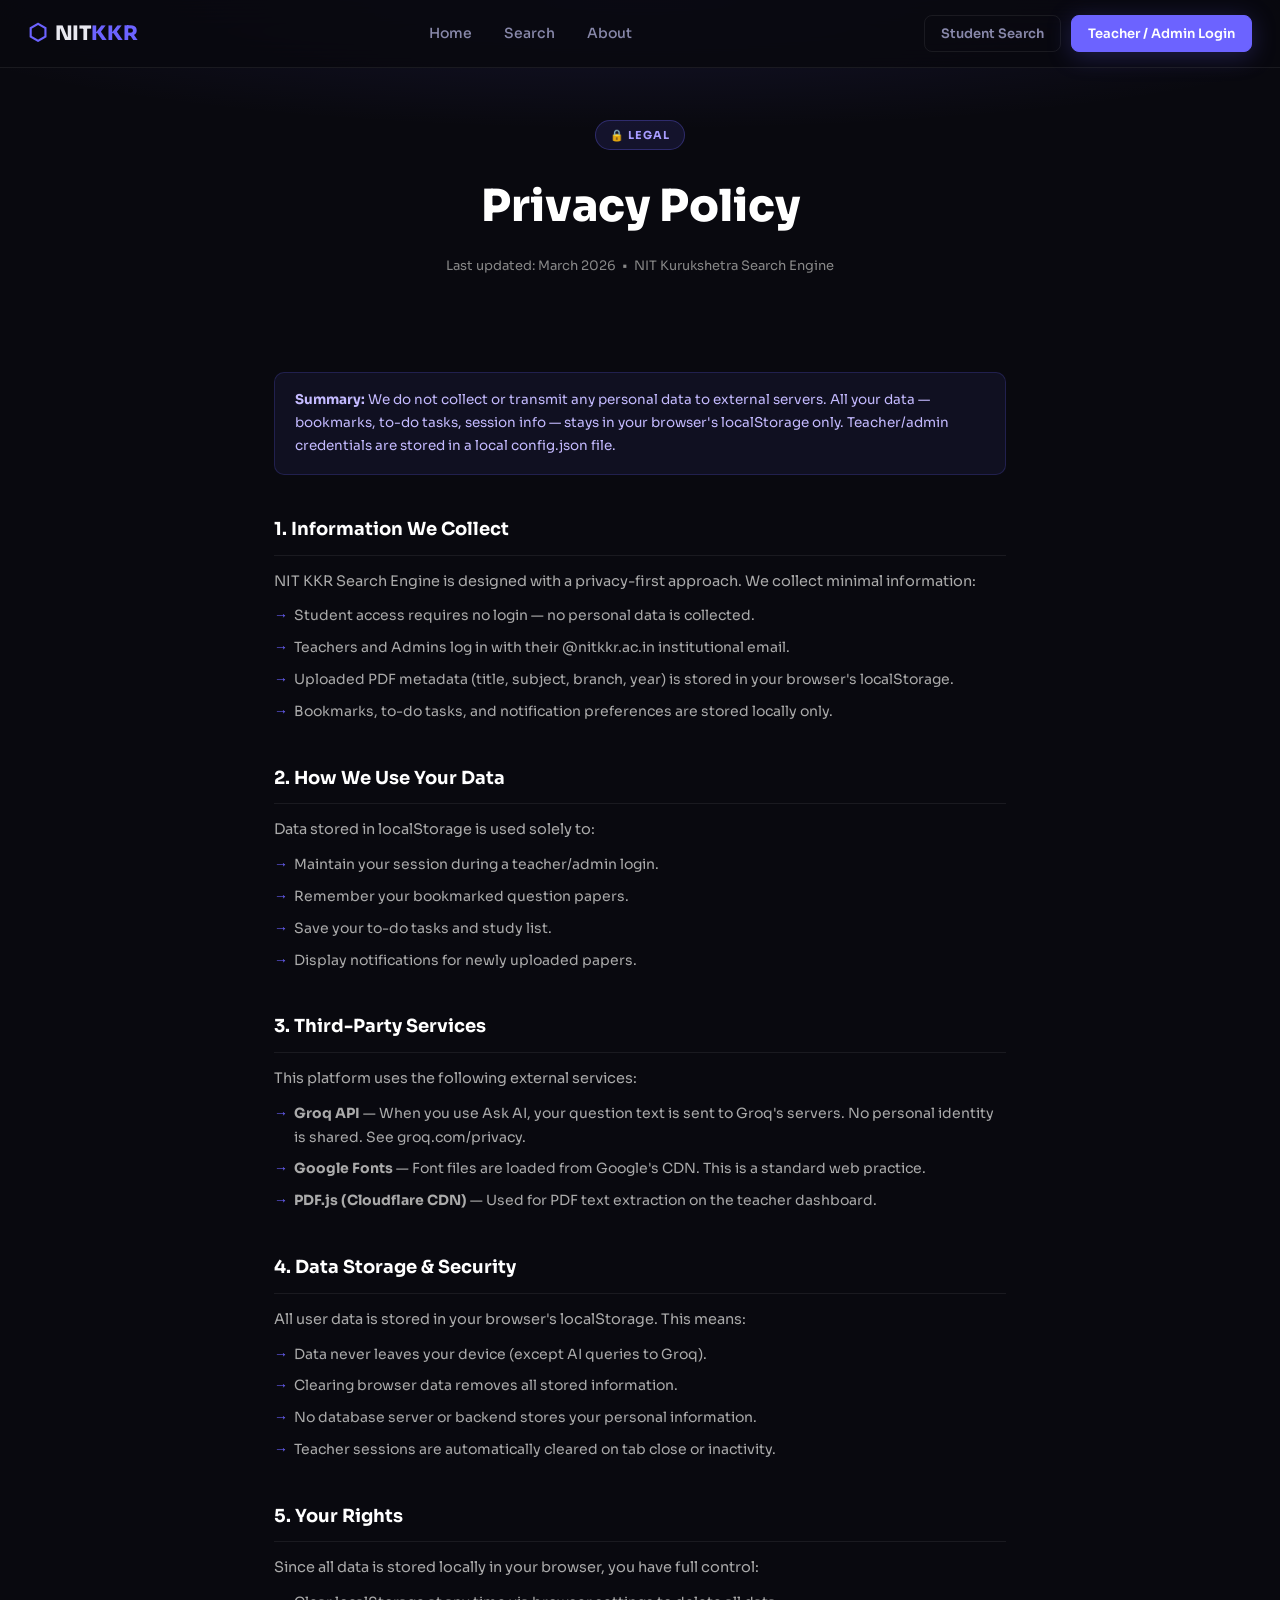
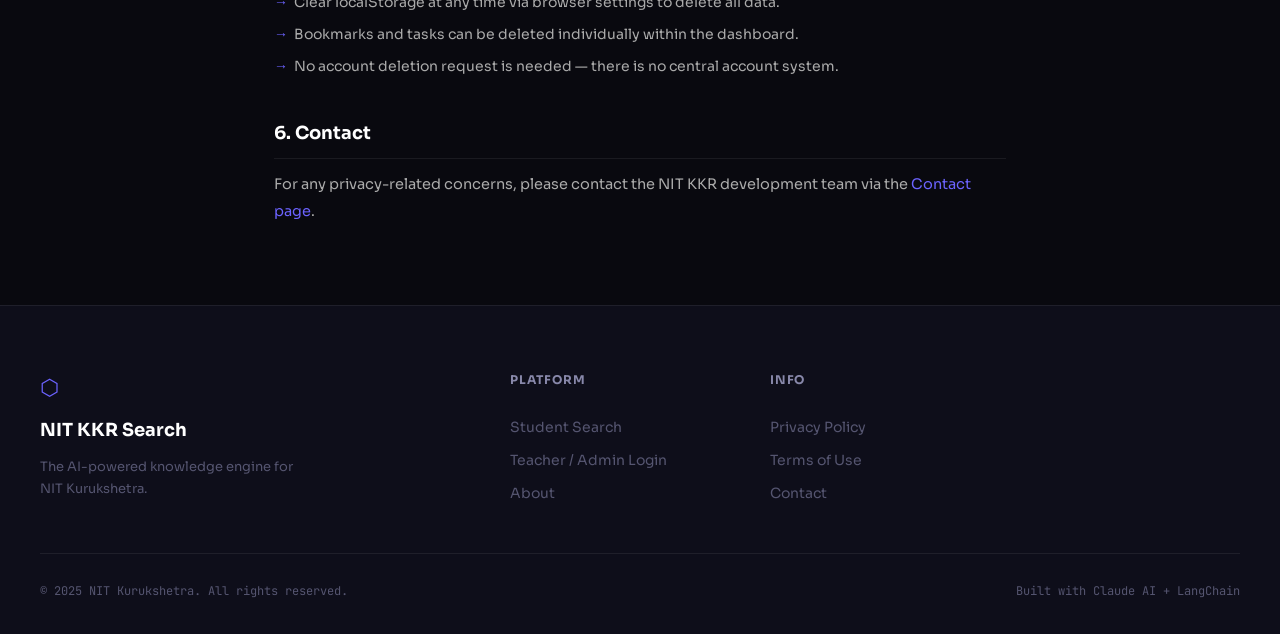
<file: privacy.html>
<!DOCTYPE html>
<html lang="en">
<head>
  <meta charset="UTF-8" />
  <meta name="viewport" content="width=device-width, initial-scale=1.0" />
  <title>Privacy Policy — NIT KKR Search Engine</title>
  <link rel="stylesheet" href="style.css" />
  <link rel="preconnect" href="https://fonts.googleapis.com" />
  <link rel="preconnect" href="https://fonts.gstatic.com" crossorigin />
  <link href="https://fonts.googleapis.com/css2?family=Sora:wght@300;400;500;600;700;800&family=JetBrains+Mono:wght@400;500;600&display=swap" rel="stylesheet" />
  <style>
    .policy-hero {
      padding: 120px 24px 48px;
      text-align: center;
      background: radial-gradient(ellipse 60% 40% at 50% 0%, rgba(108,99,255,0.12), transparent);
    }
    .policy-hero__badge {
      display: inline-block;
      background: rgba(108,99,255,0.12);
      border: 1px solid rgba(108,99,255,0.3);
      color: #a89cff;
      font-size: 11px;
      font-weight: 700;
      letter-spacing: .1em;
      text-transform: uppercase;
      padding: 5px 14px;
      border-radius: 99px;
      margin-bottom: 20px;
    }
    .policy-hero__title { font-size: clamp(28px, 4vw, 44px); font-weight: 800; color: #fff; margin: 0 0 12px; }
    .policy-hero__meta { font-size: 13px; color: #888; }

    .policy-body {
      max-width: 780px;
      margin: 0 auto;
      padding: 48px 24px 80px;
      display: flex;
      flex-direction: column;
      gap: 40px;
    }
    .policy-section__title {
      font-size: 18px; font-weight: 700; color: #fff;
      margin: 0 0 12px;
      padding-bottom: 10px;
      border-bottom: 1px solid rgba(255,255,255,0.07);
    }
    .policy-section__text {
      font-size: 14.5px; color: #aaa; line-height: 1.85; margin: 0 0 10px;
    }
    .policy-section__text:last-child { margin: 0; }
    .policy-list {
      list-style: none; padding: 0; margin: 10px 0 0;
      display: flex; flex-direction: column; gap: 8px;
    }
    .policy-list li {
      font-size: 14px; color: #aaa; line-height: 1.7;
      padding-left: 20px; position: relative;
    }
    .policy-list li::before {
      content: '→'; position: absolute; left: 0;
      color: var(--clr-primary, #6c63ff); font-weight: 700;
    }
    .policy-highlight {
      background: rgba(108,99,255,0.08);
      border: 1px solid rgba(108,99,255,0.2);
      border-radius: 10px;
      padding: 16px 20px;
      font-size: 13.5px;
      color: #c4baff;
      line-height: 1.7;
    }
  </style>
</head>
<body class="page-policy">

  <header class="navbar">
    <div class="navbar__inner">
      <a href="index.html" class="navbar__logo">
        <span class="navbar__logo-icon">⬡</span>
        <span class="navbar__logo-text">NIT<span class="navbar__logo-accent">KKR</span></span>
      </a>
      <nav class="navbar__links">
        <a href="index.html" class="navbar__link">Home</a>
        <a href="dashboard-student.html" class="navbar__link">Search</a>
        <a href="about.html" class="navbar__link">About</a>
      </nav>
      <div class="navbar__auth">
        <a href="dashboard-student.html" class="btn btn--ghost btn--sm">Student Search</a>
        <a href="login.html" class="btn btn--primary btn--sm">Teacher / Admin Login</a>
      </div>
      <button class="navbar__hamburger"><span></span><span></span><span></span></button>
    </div>
  </header>

  <main>
    <div class="policy-hero">
      <div class="policy-hero__badge">🔒 Legal</div>
      <h1 class="policy-hero__title">Privacy Policy</h1>
      <p class="policy-hero__meta">Last updated: March 2026 &nbsp;•&nbsp; NIT Kurukshetra Search Engine</p>
    </div>

    <div class="policy-body">

      <div class="policy-highlight">
        <strong>Summary:</strong> We do not collect or transmit any personal data to external servers. All your data — bookmarks, to-do tasks, session info — stays in your browser's localStorage only. Teacher/admin credentials are stored in a local config.json file.
      </div>

      <div>
        <h2 class="policy-section__title">1. Information We Collect</h2>
        <p class="policy-section__text">NIT KKR Search Engine is designed with a privacy-first approach. We collect minimal information:</p>
        <ul class="policy-list">
          <li>Student access requires no login — no personal data is collected.</li>
          <li>Teachers and Admins log in with their @nitkkr.ac.in institutional email.</li>
          <li>Uploaded PDF metadata (title, subject, branch, year) is stored in your browser's localStorage.</li>
          <li>Bookmarks, to-do tasks, and notification preferences are stored locally only.</li>
        </ul>
      </div>

      <div>
        <h2 class="policy-section__title">2. How We Use Your Data</h2>
        <p class="policy-section__text">Data stored in localStorage is used solely to:</p>
        <ul class="policy-list">
          <li>Maintain your session during a teacher/admin login.</li>
          <li>Remember your bookmarked question papers.</li>
          <li>Save your to-do tasks and study list.</li>
          <li>Display notifications for newly uploaded papers.</li>
        </ul>
      </div>

      <div>
        <h2 class="policy-section__title">3. Third-Party Services</h2>
        <p class="policy-section__text">This platform uses the following external services:</p>
        <ul class="policy-list">
          <li><strong>Groq API</strong> — When you use Ask AI, your question text is sent to Groq's servers. No personal identity is shared. See groq.com/privacy.</li>
          <li><strong>Google Fonts</strong> — Font files are loaded from Google's CDN. This is a standard web practice.</li>
          <li><strong>PDF.js (Cloudflare CDN)</strong> — Used for PDF text extraction on the teacher dashboard.</li>
        </ul>
      </div>

      <div>
        <h2 class="policy-section__title">4. Data Storage & Security</h2>
        <p class="policy-section__text">All user data is stored in your browser's localStorage. This means:</p>
        <ul class="policy-list">
          <li>Data never leaves your device (except AI queries to Groq).</li>
          <li>Clearing browser data removes all stored information.</li>
          <li>No database server or backend stores your personal information.</li>
          <li>Teacher sessions are automatically cleared on tab close or inactivity.</li>
        </ul>
      </div>

      <div>
        <h2 class="policy-section__title">5. Your Rights</h2>
        <p class="policy-section__text">Since all data is stored locally in your browser, you have full control:</p>
        <ul class="policy-list">
          <li>Clear localStorage at any time via browser settings to delete all data.</li>
          <li>Bookmarks and tasks can be deleted individually within the dashboard.</li>
          <li>No account deletion request is needed — there is no central account system.</li>
        </ul>
      </div>

      <div>
        <h2 class="policy-section__title">6. Contact</h2>
        <p class="policy-section__text">For any privacy-related concerns, please contact the NIT KKR development team via the <a href="contact.html" style="color:var(--clr-primary);">Contact page</a>.</p>
      </div>

    </div>
  </main>

  <footer class="footer">
    <div class="footer__inner">
      <div class="footer__brand">
        <span class="navbar__logo-icon">⬡</span>
        <span class="footer__brand-name">NIT KKR Search</span>
        <p class="footer__brand-desc">The AI-powered knowledge engine for NIT Kurukshetra.</p>
      </div>
      <div class="footer__links-group">
        <h5 class="footer__group-title">Platform</h5>
        <a href="dashboard-student.html" class="footer__link">Student Search</a>
        <a href="login.html" class="footer__link">Teacher / Admin Login</a>
        <a href="about.html" class="footer__link">About</a>
      </div>
      <div class="footer__links-group">
        <h5 class="footer__group-title">Info</h5>
        <a href="privacy.html" class="footer__link">Privacy Policy</a>
        <a href="terms.html" class="footer__link">Terms of Use</a>
        <a href="contact.html" class="footer__link">Contact</a>
      </div>
    </div>
    <div class="footer__bottom">
      <span>© 2025 NIT Kurukshetra. All rights reserved.</span>
      <span>Built with Claude AI + LangChain</span>
    </div>
  </footer>
  <script src="main.js"></script>
</body>
</html>
</file>
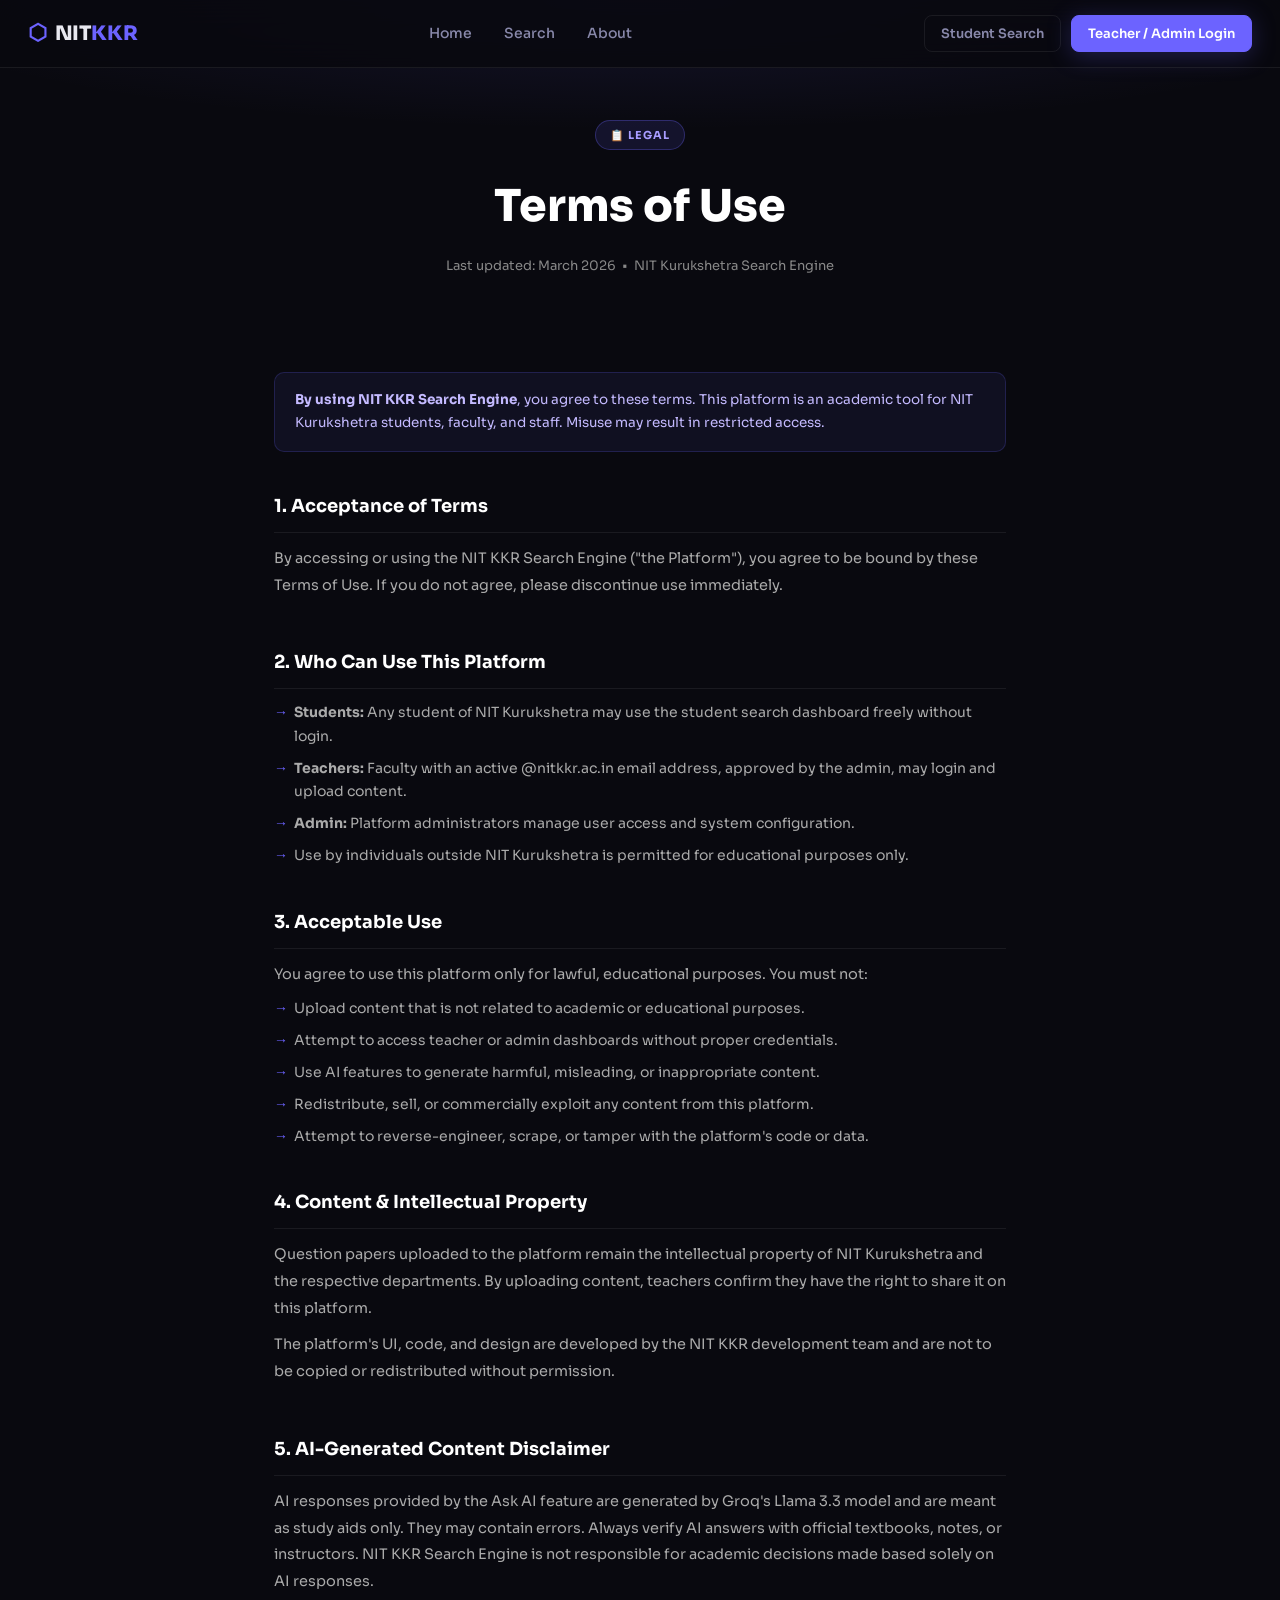
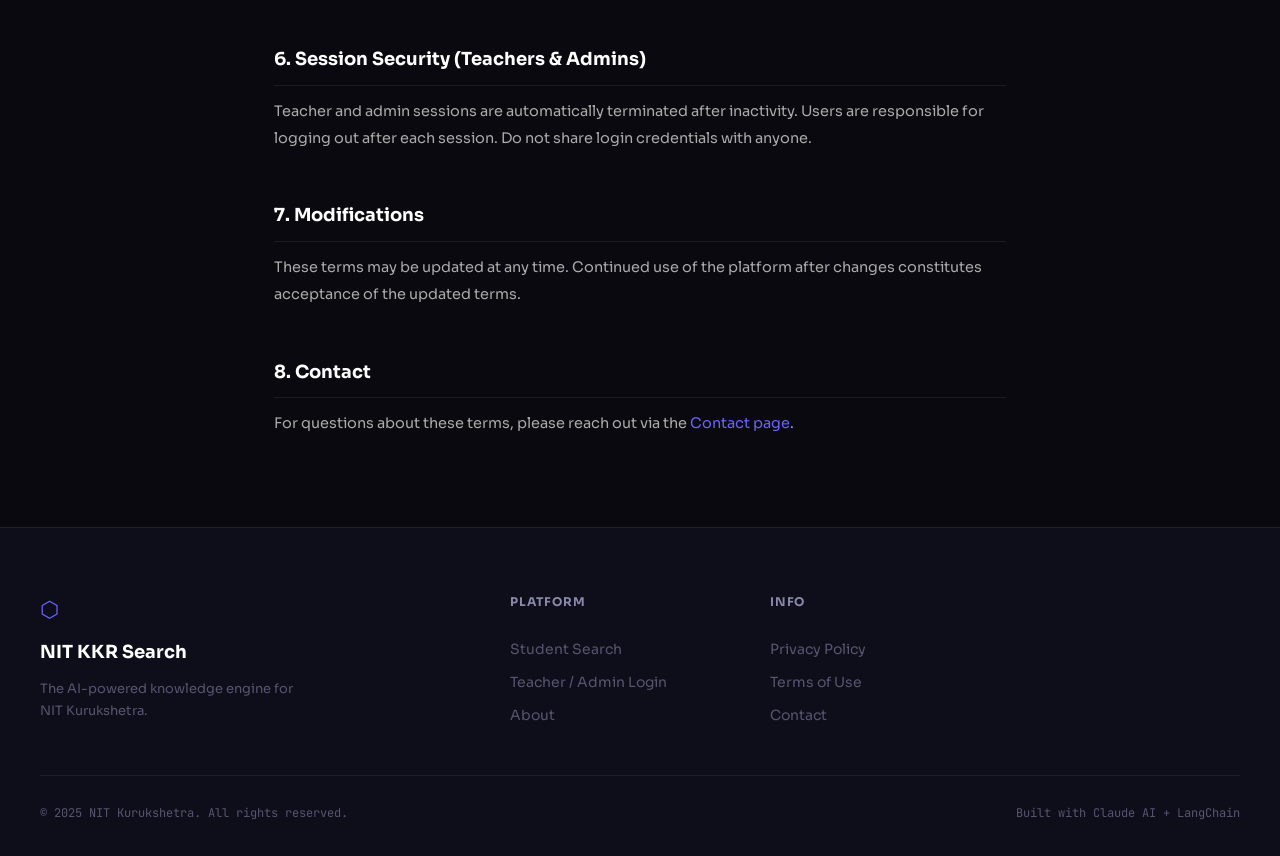
<file: terms.html>
<!DOCTYPE html>
<html lang="en">
<head>
  <meta charset="UTF-8" />
  <meta name="viewport" content="width=device-width, initial-scale=1.0" />
  <title>Terms of Use — NIT KKR Search Engine</title>
  <link rel="stylesheet" href="style.css" />
  <link rel="preconnect" href="https://fonts.googleapis.com" />
  <link rel="preconnect" href="https://fonts.gstatic.com" crossorigin />
  <link href="https://fonts.googleapis.com/css2?family=Sora:wght@300;400;500;600;700;800&family=JetBrains+Mono:wght@400;500;600&display=swap" rel="stylesheet" />
  <style>
    .policy-hero { padding: 120px 24px 48px; text-align: center; background: radial-gradient(ellipse 60% 40% at 50% 0%, rgba(108,99,255,0.12), transparent); }
    .policy-hero__badge { display: inline-block; background: rgba(108,99,255,0.12); border: 1px solid rgba(108,99,255,0.3); color: #a89cff; font-size: 11px; font-weight: 700; letter-spacing: .1em; text-transform: uppercase; padding: 5px 14px; border-radius: 99px; margin-bottom: 20px; }
    .policy-hero__title { font-size: clamp(28px, 4vw, 44px); font-weight: 800; color: #fff; margin: 0 0 12px; }
    .policy-hero__meta { font-size: 13px; color: #888; }
    .policy-body { max-width: 780px; margin: 0 auto; padding: 48px 24px 80px; display: flex; flex-direction: column; gap: 40px; }
    .policy-section__title { font-size: 18px; font-weight: 700; color: #fff; margin: 0 0 12px; padding-bottom: 10px; border-bottom: 1px solid rgba(255,255,255,0.07); }
    .policy-section__text { font-size: 14.5px; color: #aaa; line-height: 1.85; margin: 0 0 10px; }
    .policy-list { list-style: none; padding: 0; margin: 10px 0 0; display: flex; flex-direction: column; gap: 8px; }
    .policy-list li { font-size: 14px; color: #aaa; line-height: 1.7; padding-left: 20px; position: relative; }
    .policy-list li::before { content: '→'; position: absolute; left: 0; color: var(--clr-primary, #6c63ff); font-weight: 700; }
    .policy-highlight { background: rgba(108,99,255,0.08); border: 1px solid rgba(108,99,255,0.2); border-radius: 10px; padding: 16px 20px; font-size: 13.5px; color: #c4baff; line-height: 1.7; }
  </style>
</head>
<body class="page-terms">

  <header class="navbar">
    <div class="navbar__inner">
      <a href="index.html" class="navbar__logo">
        <span class="navbar__logo-icon">⬡</span>
        <span class="navbar__logo-text">NIT<span class="navbar__logo-accent">KKR</span></span>
      </a>
      <nav class="navbar__links">
        <a href="index.html" class="navbar__link">Home</a>
        <a href="dashboard-student.html" class="navbar__link">Search</a>
        <a href="about.html" class="navbar__link">About</a>
      </nav>
      <div class="navbar__auth">
        <a href="dashboard-student.html" class="btn btn--ghost btn--sm">Student Search</a>
        <a href="login.html" class="btn btn--primary btn--sm">Teacher / Admin Login</a>
      </div>
      <button class="navbar__hamburger"><span></span><span></span><span></span></button>
    </div>
  </header>

  <main>
    <div class="policy-hero">
      <div class="policy-hero__badge">📋 Legal</div>
      <h1 class="policy-hero__title">Terms of Use</h1>
      <p class="policy-hero__meta">Last updated: March 2026 &nbsp;•&nbsp; NIT Kurukshetra Search Engine</p>
    </div>

    <div class="policy-body">

      <div class="policy-highlight">
        <strong>By using NIT KKR Search Engine</strong>, you agree to these terms. This platform is an academic tool for NIT Kurukshetra students, faculty, and staff. Misuse may result in restricted access.
      </div>

      <div>
        <h2 class="policy-section__title">1. Acceptance of Terms</h2>
        <p class="policy-section__text">By accessing or using the NIT KKR Search Engine ("the Platform"), you agree to be bound by these Terms of Use. If you do not agree, please discontinue use immediately.</p>
      </div>

      <div>
        <h2 class="policy-section__title">2. Who Can Use This Platform</h2>
        <ul class="policy-list">
          <li><strong>Students:</strong> Any student of NIT Kurukshetra may use the student search dashboard freely without login.</li>
          <li><strong>Teachers:</strong> Faculty with an active @nitkkr.ac.in email address, approved by the admin, may login and upload content.</li>
          <li><strong>Admin:</strong> Platform administrators manage user access and system configuration.</li>
          <li>Use by individuals outside NIT Kurukshetra is permitted for educational purposes only.</li>
        </ul>
      </div>

      <div>
        <h2 class="policy-section__title">3. Acceptable Use</h2>
        <p class="policy-section__text">You agree to use this platform only for lawful, educational purposes. You must not:</p>
        <ul class="policy-list">
          <li>Upload content that is not related to academic or educational purposes.</li>
          <li>Attempt to access teacher or admin dashboards without proper credentials.</li>
          <li>Use AI features to generate harmful, misleading, or inappropriate content.</li>
          <li>Redistribute, sell, or commercially exploit any content from this platform.</li>
          <li>Attempt to reverse-engineer, scrape, or tamper with the platform's code or data.</li>
        </ul>
      </div>

      <div>
        <h2 class="policy-section__title">4. Content & Intellectual Property</h2>
        <p class="policy-section__text">Question papers uploaded to the platform remain the intellectual property of NIT Kurukshetra and the respective departments. By uploading content, teachers confirm they have the right to share it on this platform.</p>
        <p class="policy-section__text">The platform's UI, code, and design are developed by the NIT KKR development team and are not to be copied or redistributed without permission.</p>
      </div>

      <div>
        <h2 class="policy-section__title">5. AI-Generated Content Disclaimer</h2>
        <p class="policy-section__text">AI responses provided by the Ask AI feature are generated by Groq's Llama 3.3 model and are meant as study aids only. They may contain errors. Always verify AI answers with official textbooks, notes, or instructors. NIT KKR Search Engine is not responsible for academic decisions made based solely on AI responses.</p>
      </div>

      <div>
        <h2 class="policy-section__title">6. Session Security (Teachers & Admins)</h2>
        <p class="policy-section__text">Teacher and admin sessions are automatically terminated after inactivity. Users are responsible for logging out after each session. Do not share login credentials with anyone.</p>
      </div>

      <div>
        <h2 class="policy-section__title">7. Modifications</h2>
        <p class="policy-section__text">These terms may be updated at any time. Continued use of the platform after changes constitutes acceptance of the updated terms.</p>
      </div>

      <div>
        <h2 class="policy-section__title">8. Contact</h2>
        <p class="policy-section__text">For questions about these terms, please reach out via the <a href="contact.html" style="color:var(--clr-primary);">Contact page</a>.</p>
      </div>

    </div>
  </main>

  <footer class="footer">
    <div class="footer__inner">
      <div class="footer__brand">
        <span class="navbar__logo-icon">⬡</span>
        <span class="footer__brand-name">NIT KKR Search</span>
        <p class="footer__brand-desc">The AI-powered knowledge engine for NIT Kurukshetra.</p>
      </div>
      <div class="footer__links-group">
        <h5 class="footer__group-title">Platform</h5>
        <a href="dashboard-student.html" class="footer__link">Student Search</a>
        <a href="login.html" class="footer__link">Teacher / Admin Login</a>
        <a href="about.html" class="footer__link">About</a>
      </div>
      <div class="footer__links-group">
        <h5 class="footer__group-title">Info</h5>
        <a href="privacy.html" class="footer__link">Privacy Policy</a>
        <a href="terms.html" class="footer__link">Terms of Use</a>
        <a href="contact.html" class="footer__link">Contact</a>
      </div>
    </div>
    <div class="footer__bottom">
      <span>© 2025 NIT Kurukshetra. All rights reserved.</span>
      <span>Built with Claude AI + LangChain</span>
    </div>
  </footer>
  <script src="main.js"></script>
</body>
</html>
</file>
<file: style.css>
/* ════════════════════════════════════════════
   NIT KKR SEARCH ENGINE — STYLE.CSS
   Pages: Home, Login, Student, Teacher, Admin
════════════════════════════════════════════ */

/* ── CSS VARIABLES ─────────────────────────── */
:root {
  --clr-bg: #09090f;
  --clr-bg-2: #0e0e1a;
  --clr-bg-card: #13131f;
  --clr-bg-card-hover: #1a1a28;
  --clr-border: rgba(255,255,255,0.07);
  --clr-border-bright: rgba(255,255,255,0.14);

  --clr-primary: #6c63ff;
  --clr-primary-hover: #7c73ff;
  --clr-primary-glow: rgba(108,99,255,0.25);
  --clr-accent: #00e5ff;
  --clr-accent-2: #ff6b6b;
  --clr-success: #22c55e;
  --clr-warn: #f59e0b;
  --clr-danger: #ef4444;

  --clr-text: #e8e8f0;
  --clr-text-muted: #8888aa;
  --clr-text-dim: #555570;

  --font-main: 'Sora', sans-serif;
  --font-mono: 'JetBrains Mono', monospace;
  --font-display: 'Playfair Display', serif;

  --radius-sm: 8px;
  --radius-md: 12px;
  --radius-lg: 16px;
  --radius-xl: 24px;
  --radius-full: 9999px;

  --shadow-sm: 0 2px 8px rgba(0,0,0,0.3);
  --shadow-md: 0 4px 24px rgba(0,0,0,0.4);
  --shadow-lg: 0 8px 48px rgba(0,0,0,0.5);
  --shadow-primary: 0 4px 24px var(--clr-primary-glow);

  --navbar-h: 68px;
  --sidebar-w: 260px;
  --transition: 0.2s ease;
}

/* ── RESET & BASE ───────────────────────────── */
*, *::before, *::after { box-sizing: border-box; margin: 0; padding: 0; }
html { scroll-behavior: smooth; }
body {
  font-family: var(--font-main);
  background: var(--clr-bg);
  color: var(--clr-text);
  font-size: 15px;
  line-height: 1.65;
  -webkit-font-smoothing: antialiased;
  min-height: 100vh;
}
a { text-decoration: none; color: inherit; }
ul { list-style: none; }
button { cursor: pointer; font-family: var(--font-main); border: none; background: none; }
input, select, textarea { font-family: var(--font-main); }
img { max-width: 100%; display: block; }
.mono { font-family: var(--font-mono); }

/* ── UTILITY ────────────────────────────────── */
.hidden { display: none !important; }
.section-label {
  display: inline-block;
  font-family: var(--font-mono);
  font-size: 11px;
  font-weight: 600;
  letter-spacing: 0.12em;
  text-transform: uppercase;
  color: var(--clr-primary);
  background: rgba(108,99,255,0.1);
  border: 1px solid rgba(108,99,255,0.3);
  padding: 4px 12px;
  border-radius: var(--radius-full);
  margin-bottom: 16px;
}

/* ── BUTTONS ────────────────────────────────── */
.btn {
  display: inline-flex;
  align-items: center;
  gap: 6px;
  padding: 10px 22px;
  border-radius: var(--radius-md);
  font-size: 14px;
  font-weight: 600;
  transition: all var(--transition);
  cursor: pointer;
  white-space: nowrap;
  border: 1px solid transparent;
}
.btn--primary {
  background: var(--clr-primary);
  color: #fff;
  border-color: var(--clr-primary);
  box-shadow: var(--shadow-primary);
}
.btn--primary:hover { background: var(--clr-primary-hover); transform: translateY(-1px); box-shadow: 0 6px 30px var(--clr-primary-glow); }
.btn--outline { background: transparent; color: var(--clr-primary); border-color: var(--clr-primary); }
.btn--outline:hover { background: rgba(108,99,255,0.1); transform: translateY(-1px); }
.btn--ghost { background: transparent; color: var(--clr-text-muted); border-color: var(--clr-border); }
.btn--ghost:hover { background: var(--clr-bg-card-hover); color: var(--clr-text); }
.btn--danger { background: var(--clr-danger); color: #fff; border-color: var(--clr-danger); }
.btn--danger:hover { background: #dc2626; }
.btn--sm { padding: 7px 16px; font-size: 13px; border-radius: var(--radius-sm); }
.btn--lg { padding: 14px 32px; font-size: 15px; border-radius: var(--radius-lg); }
.btn--xs { padding: 4px 10px; font-size: 12px; border-radius: 6px; }
.btn--full { width: 100%; justify-content: center; }

/* ── FORM ELEMENTS ──────────────────────────── */
.form-group { display: flex; flex-direction: column; gap: 6px; }
.form-label { font-size: 13px; font-weight: 600; color: var(--clr-text-muted); letter-spacing: 0.02em; }
.form-input {
  background: var(--clr-bg-card);
  border: 1px solid var(--clr-border);
  border-radius: var(--radius-md);
  color: var(--clr-text);
  padding: 10px 14px;
  font-size: 14px;
  transition: border-color var(--transition), box-shadow var(--transition);
  outline: none;
  width: 100%;
}
.form-input:focus { border-color: var(--clr-primary); box-shadow: 0 0 0 3px var(--clr-primary-glow); }
.form-input::placeholder { color: var(--clr-text-dim); }
.form-select {
  background: var(--clr-bg-card);
  border: 1px solid var(--clr-border);
  border-radius: var(--radius-md);
  color: var(--clr-text);
  padding: 10px 14px;
  font-size: 14px;
  transition: border-color var(--transition);
  outline: none;
  cursor: pointer;
}
.form-select:focus { border-color: var(--clr-primary); }
.form-error { font-size: 12px; color: var(--clr-danger); min-height: 18px; }
.form-link { color: var(--clr-primary); cursor: pointer; }
.form-link:hover { text-decoration: underline; }
.form-input-wrapper { position: relative; }
.form-input-wrapper .form-input { padding-right: 40px; }
.form-input-toggle {
  position: absolute; right: 12px; top: 50%; transform: translateY(-50%);
  background: none; border: none; cursor: pointer; font-size: 16px; color: var(--clr-text-muted);
}
.form-options { display: flex; align-items: center; justify-content: space-between; font-size: 13px; }
.form-checkbox { display: flex; align-items: center; gap: 8px; cursor: pointer; color: var(--clr-text-muted); }
.form-row { display: grid; grid-template-columns: 1fr 1fr; gap: 16px; }

/* ── SEARCHBAR ──────────────────────────────── */
.searchbar__wrapper {
  display: flex; align-items: center;
  background: var(--clr-bg-card);
  border: 1px solid var(--clr-border-bright);
  border-radius: var(--radius-xl);
  padding: 6px 6px 6px 18px;
  gap: 10px;
  transition: border-color var(--transition), box-shadow var(--transition);
}
.searchbar__wrapper:focus-within { border-color: var(--clr-primary); box-shadow: 0 0 0 3px var(--clr-primary-glow); }
.searchbar__icon { font-size: 16px; flex-shrink: 0; }
.searchbar__input {
  flex: 1; background: none; border: none; outline: none;
  color: var(--clr-text); font-size: 15px; font-family: var(--font-main); min-width: 0;
}
.searchbar__input::placeholder { color: var(--clr-text-dim); }

/* ══════════════════════════════════════════════
   NAVBAR
══════════════════════════════════════════════ */
#navbar, .navbar {
  position: fixed; top: 0; left: 0; right: 0;
  height: var(--navbar-h);
  background: rgba(9,9,15,0.85);
  backdrop-filter: blur(16px);
  border-bottom: 1px solid var(--clr-border);
  z-index: 1000;
  transition: background var(--transition);
}
.navbar--transparent { background: transparent; border-bottom: none; }
.navbar__inner {
  max-width: 1280px; margin: 0 auto;
  height: 100%; display: flex; align-items: center;
  justify-content: space-between; padding: 0 28px; gap: 24px;
}
.navbar__logo { display: flex; align-items: center; gap: 8px; font-size: 20px; font-weight: 800; letter-spacing: -0.02em; }
.navbar__logo-icon { font-size: 22px; color: var(--clr-primary); }
.navbar__logo-accent { color: var(--clr-primary); }
.navbar__links { display: flex; align-items: center; gap: 4px; }
.navbar__link {
  padding: 6px 14px; border-radius: var(--radius-sm);
  font-size: 14px; font-weight: 500; color: var(--clr-text-muted);
  transition: color var(--transition), background var(--transition);
}
.navbar__link:hover, .navbar__link--active { color: var(--clr-text); background: var(--clr-bg-card); }
.navbar__auth { display: flex; align-items: center; gap: 10px; }
.navbar__hamburger { display: none; flex-direction: column; gap: 5px; padding: 8px; border-radius: var(--radius-sm); }
.navbar__hamburger span { display: block; width: 22px; height: 2px; background: var(--clr-text-muted); transition: all var(--transition); }
.navbar__hamburger:hover span { background: var(--clr-text); }
.navbar__mobile-menu {
  display: none; flex-direction: column; gap: 8px;
  padding: 16px 24px; background: var(--clr-bg-2); border-bottom: 1px solid var(--clr-border);
}
.navbar__mobile-link { padding: 10px 0; font-size: 15px; color: var(--clr-text-muted); border-bottom: 1px solid var(--clr-border); }
.navbar__mobile-menu.is-open { display: flex; }

/* ══════════════════════════════════════════════
   HOME PAGE — HERO
══════════════════════════════════════════════ */
.page-home #main-content { padding-top: var(--navbar-h); }

.hero {
  position: relative; min-height: 92vh;
  display: flex; align-items: center;
  overflow: hidden; padding: 80px 28px;
}
.hero__bg-grid {
  position: absolute; inset: 0;
  background-image: linear-gradient(rgba(108,99,255,0.04) 1px, transparent 1px), linear-gradient(90deg, rgba(108,99,255,0.04) 1px, transparent 1px);
  background-size: 60px 60px; pointer-events: none;
}
.hero__orb { position: absolute; border-radius: 50%; filter: blur(80px); pointer-events: none; }
.hero__orb--1 { width: 600px; height: 600px; background: radial-gradient(circle, rgba(108,99,255,0.15) 0%, transparent 70%); top: -150px; left: -100px; animation: float-orb 8s ease-in-out infinite; }
.hero__orb--2 { width: 400px; height: 400px; background: radial-gradient(circle, rgba(0,229,255,0.1) 0%, transparent 70%); bottom: -100px; right: 10%; animation: float-orb 10s ease-in-out infinite reverse; }
@keyframes float-orb { 0%, 100% { transform: translateY(0); } 50% { transform: translateY(-40px); } }

.hero__content { position: relative; max-width: 680px; margin: 0 auto 0 0; z-index: 2; animation: fade-up 0.8s ease both; }
@keyframes fade-up { from { opacity: 0; transform: translateY(30px); } to { opacity: 1; transform: translateY(0); } }

.hero__badge {
  display: inline-flex; align-items: center; gap: 8px;
  font-size: 12px; font-family: var(--font-mono); color: var(--clr-accent);
  background: rgba(0,229,255,0.08); border: 1px solid rgba(0,229,255,0.2);
  padding: 5px 14px; border-radius: var(--radius-full); margin-bottom: 24px;
}
.hero__badge-dot { width: 7px; height: 7px; background: var(--clr-accent); border-radius: 50%; animation: pulse-dot 2s ease-in-out infinite; }
@keyframes pulse-dot { 0%, 100% { opacity: 1; transform: scale(1); } 50% { opacity: 0.5; transform: scale(0.7); } }

.hero__heading { font-size: clamp(36px, 5.5vw, 64px); font-weight: 800; line-height: 1.1; letter-spacing: -0.03em; color: #fff; margin-bottom: 20px; }
.hero__heading-accent { background: linear-gradient(135deg, var(--clr-primary) 0%, var(--clr-accent) 100%); -webkit-background-clip: text; -webkit-text-fill-color: transparent; background-clip: text; }
.hero__subtext { font-size: 17px; color: var(--clr-text-muted); max-width: 500px; margin-bottom: 36px; line-height: 1.7; }
.hero__searchbar { margin-bottom: 16px; max-width: 560px; }
.hero__search-note { margin-top: 10px; font-size: 12px; color: var(--clr-text-dim); padding-left: 8px; }
.hero__cta { display: flex; gap: 12px; flex-wrap: wrap; margin-top: 28px; }

/* Floating Cards */
.hero__floatcards { position: absolute; right: 5%; top: 50%; transform: translateY(-50%); display: flex; flex-direction: column; gap: 16px; z-index: 2; }
.float-card {
  background: var(--clr-bg-card); border: 1px solid var(--clr-border-bright);
  border-radius: var(--radius-lg); padding: 16px 20px; min-width: 220px;
  display: flex; flex-direction: column; gap: 4px;
  box-shadow: var(--shadow-md); animation: float-card 6s ease-in-out infinite;
}
.float-card--1 { animation-delay: 0s; }
.float-card--3 { animation-delay: 3s; }
@keyframes float-card { 0%, 100% { transform: translateY(0); } 50% { transform: translateY(-8px); } }
.float-card--2 { animation-name: float-card-offset; }
@keyframes float-card-offset { 0%, 100% { transform: translateX(20px) translateY(0); } 50% { transform: translateX(20px) translateY(-8px); } }
.float-card__tag { font-size: 10px; font-family: var(--font-mono); font-weight: 600; text-transform: uppercase; letter-spacing: 0.1em; color: var(--clr-primary); background: rgba(108,99,255,0.1); border-radius: var(--radius-full); padding: 2px 8px; width: fit-content; }
.float-card__title { font-size: 13px; font-weight: 600; color: var(--clr-text); }
.float-card__meta { font-size: 11px; color: var(--clr-text-dim); }

/* ══════════════════════════════════════════════
   FEATURES SECTION
══════════════════════════════════════════════ */
.features { padding: 100px 28px; background: var(--clr-bg-2); }
.features__inner { max-width: 1200px; margin: 0 auto; text-align: center; }
.features__heading { font-size: clamp(28px, 4vw, 44px); font-weight: 800; color: #fff; margin-bottom: 12px; letter-spacing: -0.02em; }
.features__subtext { font-size: 16px; color: var(--clr-text-muted); margin-bottom: 60px; }
.features__grid { display: grid; grid-template-columns: repeat(auto-fit, minmax(300px, 1fr)); gap: 24px; }

.feature-card {
  background: var(--clr-bg-card); border: 1px solid var(--clr-border);
  border-radius: var(--radius-xl); padding: 36px 32px; text-align: left;
  transition: transform var(--transition), border-color var(--transition), box-shadow var(--transition);
  position: relative; overflow: hidden;
}
.feature-card::before {
  content: ''; position: absolute; top: 0; left: 0; right: 0; height: 3px;
  background: linear-gradient(90deg, var(--clr-primary), var(--clr-accent));
  opacity: 0; transition: opacity var(--transition);
}
.feature-card:hover { transform: translateY(-6px); border-color: var(--clr-border-bright); box-shadow: var(--shadow-lg); }
.feature-card:hover::before { opacity: 1; }
.feature-card--teacher::before { background: linear-gradient(90deg, #22c55e, #00e5ff); }
.feature-card--admin::before { background: linear-gradient(90deg, #f59e0b, #ef4444); }

.feature-card__icon { font-size: 36px; margin-bottom: 12px; }
.feature-card__title { font-size: 20px; font-weight: 700; color: #fff; margin-bottom: 10px; }

/* Feature badge — No Login / Login Required */
.feature-card__badge {
  display: inline-flex; align-items: center;
  font-size: 11px; font-family: var(--font-mono); font-weight: 600;
  padding: 4px 10px; border-radius: var(--radius-full);
  margin-bottom: 16px;
  background: rgba(34,197,94,0.12); color: var(--clr-success);
  border: 1px solid rgba(34,197,94,0.25);
}
.feature-card__badge--locked {
  background: rgba(239,68,68,0.1); color: #fc8181;
  border-color: rgba(239,68,68,0.2);
}

.feature-card__list { list-style: none; display: flex; flex-direction: column; gap: 8px; margin-bottom: 28px; }
.feature-card__list li { font-size: 14px; color: var(--clr-text-muted); padding-left: 20px; position: relative; }
.feature-card__list li::before { content: '→'; position: absolute; left: 0; color: var(--clr-primary); font-size: 12px; }

/* ══════════════════════════════════════════════
   EXTRAS SECTION
══════════════════════════════════════════════ */
.extras { padding: 100px 28px; }
.extras__inner { max-width: 1200px; margin: 0 auto; text-align: center; }
.extras__heading { font-size: clamp(28px, 4vw, 44px); font-weight: 800; color: #fff; margin-bottom: 48px; letter-spacing: -0.02em; }
.extras__grid { display: grid; grid-template-columns: repeat(auto-fit, minmax(240px, 1fr)); gap: 20px; }
.extra-item {
  background: var(--clr-bg-card); border: 1px solid var(--clr-border);
  border-radius: var(--radius-lg); padding: 28px 24px; text-align: left;
  transition: border-color var(--transition), transform var(--transition);
}
.extra-item:hover { border-color: var(--clr-primary); transform: translateY(-4px); }
.extra-item__icon { font-size: 28px; margin-bottom: 12px; }
.extra-item__title { font-size: 15px; font-weight: 700; color: #fff; margin-bottom: 8px; }
.extra-item__desc { font-size: 13px; color: var(--clr-text-muted); line-height: 1.6; }

/* ══════════════════════════════════════════════
   STATS SECTION
══════════════════════════════════════════════ */
.stats { padding: 60px 28px; background: var(--clr-bg-2); border-top: 1px solid var(--clr-border); border-bottom: 1px solid var(--clr-border); }
.stats__inner { max-width: 1000px; margin: 0 auto; display: grid; grid-template-columns: repeat(4, 1fr); gap: 32px; text-align: center; }
.stat-item__number { display: block; font-size: clamp(32px, 4vw, 52px); font-weight: 800; color: var(--clr-primary); letter-spacing: -0.03em; font-family: var(--font-display); }
.stat-item__label { display: block; font-size: 14px; color: var(--clr-text-muted); margin-top: 6px; }

/* ══════════════════════════════════════════════
   HOW IT WORKS
══════════════════════════════════════════════ */
.how-it-works { padding: 100px 28px; }
.how-it-works__inner { max-width: 1100px; margin: 0 auto; text-align: center; }
.how-it-works__heading { font-size: clamp(28px, 4vw, 44px); font-weight: 800; color: #fff; margin-bottom: 60px; }
.steps__grid { display: flex; align-items: center; justify-content: center; gap: 16px; flex-wrap: wrap; }
.step-item { background: var(--clr-bg-card); border: 1px solid var(--clr-border); border-radius: var(--radius-lg); padding: 28px 24px; flex: 1; min-width: 180px; max-width: 220px; text-align: center; transition: border-color var(--transition), transform var(--transition); }
.step-item:hover { border-color: var(--clr-primary); transform: translateY(-4px); }
.step-item__num { font-family: var(--font-mono); font-size: 28px; font-weight: 700; color: var(--clr-primary); margin-bottom: 12px; }
.step-item__title { font-size: 14px; font-weight: 700; color: #fff; margin-bottom: 8px; }
.step-item__desc { font-size: 12px; color: var(--clr-text-muted); line-height: 1.6; }
.step-item__arrow { font-size: 24px; color: var(--clr-border-bright); flex-shrink: 0; }

/* ══════════════════════════════════════════════
   FOOTER
══════════════════════════════════════════════ */
.footer { background: var(--clr-bg-2); border-top: 1px solid var(--clr-border); padding: 64px 28px 32px; }
.footer__inner { max-width: 1200px; margin: 0 auto; display: grid; grid-template-columns: 2fr 1fr 1fr 1fr; gap: 48px; padding-bottom: 48px; border-bottom: 1px solid var(--clr-border); }
.footer__brand { display: flex; flex-direction: column; gap: 10px; }
.footer__brand-name { font-size: 18px; font-weight: 700; color: #fff; }
.footer__brand-desc { font-size: 13px; color: var(--clr-text-dim); max-width: 260px; line-height: 1.7; }
.footer__group-title { font-size: 12px; font-weight: 700; letter-spacing: 0.08em; text-transform: uppercase; color: var(--clr-text-muted); margin-bottom: 16px; }
.footer__links-group { display: flex; flex-direction: column; gap: 10px; }
.footer__link { font-size: 14px; color: var(--clr-text-dim); transition: color var(--transition); }
.footer__link:hover { color: var(--clr-primary); }
.footer__bottom { max-width: 1200px; margin: 0 auto; padding-top: 28px; display: flex; justify-content: space-between; font-size: 12px; color: var(--clr-text-dim); font-family: var(--font-mono); flex-wrap: wrap; gap: 8px; }

/* ══════════════════════════════════════════════
   LOGIN PAGE
══════════════════════════════════════════════ */
.page-login { min-height: 100vh; }
.login-page { min-height: 100vh; display: flex; align-items: center; justify-content: center; padding: calc(var(--navbar-h) + 40px) 24px 40px; position: relative; }
.login-page__bg-orb { position: absolute; border-radius: 50%; filter: blur(100px); pointer-events: none; }
.login-page__bg-orb--1 { width: 500px; height: 500px; background: radial-gradient(circle, rgba(108,99,255,0.12) 0%, transparent 70%); top: -100px; left: -100px; }
.login-page__bg-orb--2 { width: 400px; height: 400px; background: radial-gradient(circle, rgba(0,229,255,0.08) 0%, transparent 70%); bottom: -80px; right: -80px; }

.login-container {
  display: flex; background: var(--clr-bg-card);
  border: 1px solid var(--clr-border-bright); border-radius: var(--radius-xl);
  overflow: hidden; width: 100%; max-width: 860px;
  box-shadow: var(--shadow-lg); position: relative; z-index: 2;
  animation: fade-up 0.6s ease both;
}
.login-info-panel {
  background: linear-gradient(135deg, rgba(108,99,255,0.2) 0%, rgba(0,229,255,0.05) 100%);
  border-right: 1px solid var(--clr-border);
  padding: 56px 44px; flex: 1;
  display: flex; flex-direction: column; gap: 20px; min-width: 280px;
}
.login-info__logo { font-size: 48px; color: var(--clr-primary); }
.login-info__heading { font-size: 22px; font-weight: 800; color: #fff; line-height: 1.3; }
.login-info__subtext { font-size: 14px; color: var(--clr-text-muted); line-height: 1.7; }
.login-info__rules { display: flex; flex-direction: column; gap: 12px; margin-top: auto; }
.login-info__rule { display: flex; align-items: flex-start; gap: 10px; font-size: 13px; color: var(--clr-text-muted); }

.login-form-panel { flex: 1; padding: 48px 44px; }
.login-tabs { display: flex; gap: 4px; background: var(--clr-bg-2); border-radius: var(--radius-md); padding: 4px; margin-bottom: 32px; }
.login-tab { flex: 1; padding: 9px; border-radius: var(--radius-sm); font-size: 14px; font-weight: 600; color: var(--clr-text-muted); transition: all var(--transition); cursor: pointer; }
.login-tab--active { background: var(--clr-primary); color: #fff; box-shadow: var(--shadow-primary); }
.auth-form { display: none; flex-direction: column; gap: 18px; }
.auth-form--active { display: flex; }
.auth-form__title { font-size: 22px; font-weight: 800; color: #fff; }
.auth-form__subtitle { font-size: 14px; color: var(--clr-text-muted); margin-top: -10px; }
.login-domain-warning { background: rgba(239,68,68,0.1); border: 1px solid rgba(239,68,68,0.3); border-radius: var(--radius-md); padding: 10px 14px; font-size: 13px; color: var(--clr-danger); text-align: center; }
.login-student-redirect { font-size: 13px; color: var(--clr-text-muted); text-align: center; padding-top: 4px; }

/* Login alert box */
.login-alert {
  display: flex; align-items: center; gap: 8px;
  background: rgba(239,68,68,0.1);
  border: 1px solid rgba(239,68,68,0.3);
  border-radius: var(--radius-md);
  padding: 10px 14px;
  font-size: 13px; color: var(--clr-danger);
}
.login-form-panel__header { margin-bottom: 28px; display: flex; flex-direction: column; gap: 6px; }

/* Add teacher success */
.add-teacher-success {
  background: rgba(34,197,94,0.1);
  border: 1px solid rgba(34,197,94,0.3);
  border-radius: var(--radius-md);
  padding: 10px 14px;
  font-size: 13px; color: var(--clr-success);
}
.teacher-empty-msg { font-size: 14px; color: var(--clr-text-dim); text-align: center; padding: 32px; }
.teacher-pw-display { font-family: var(--font-mono); font-size: 13px; color: var(--clr-text-muted); }

/* ══════════════════════════════════════════════
   DASHBOARD LAYOUT
══════════════════════════════════════════════ */
.page-dashboard { display: flex; min-height: 100vh; }

/* SIDEBAR */
.sidebar {
  width: var(--sidebar-w); background: var(--clr-bg-2);
  border-right: 1px solid var(--clr-border);
  display: flex; flex-direction: column; padding: 24px 16px;
  position: fixed; top: 0; left: 0; height: 100vh;
  overflow-y: auto; z-index: 200; transition: transform var(--transition);
}
.sidebar--teacher { border-right-color: rgba(34,197,94,0.15); }
.sidebar--admin { border-right-color: rgba(245,158,11,0.15); }

.sidebar__logo { display: flex; align-items: center; gap: 8px; font-size: 18px; font-weight: 800; padding: 8px 12px 20px; border-bottom: 1px solid var(--clr-border); margin-bottom: 20px; }
.sidebar__user { display: flex; align-items: center; gap: 12px; padding: 12px; background: var(--clr-bg-card); border-radius: var(--radius-md); margin-bottom: 24px; }
.sidebar__avatar { width: 38px; height: 38px; border-radius: 50%; background: var(--clr-primary); display: flex; align-items: center; justify-content: center; font-size: 16px; font-weight: 700; color: #fff; flex-shrink: 0; }
.sidebar__avatar--teacher { background: linear-gradient(135deg, #22c55e, #00b4d8); }
.sidebar__avatar--admin { background: linear-gradient(135deg, #f59e0b, #ef4444); }
.sidebar__user-name { font-size: 13px; font-weight: 700; color: var(--clr-text); display: block; }
.sidebar__user-role { font-size: 11px; color: var(--clr-text-dim); font-family: var(--font-mono); }
.sidebar__user-role--admin { color: var(--clr-warn); }

.sidebar__nav { display: flex; flex-direction: column; gap: 4px; flex: 1; }
.sidebar__nav-item { display: flex; align-items: center; gap: 10px; padding: 10px 12px; border-radius: var(--radius-md); font-size: 14px; font-weight: 500; color: var(--clr-text-muted); transition: all var(--transition); position: relative; }
.sidebar__nav-item:hover { background: var(--clr-bg-card); color: var(--clr-text); }
.sidebar__nav-item--active { background: rgba(108,99,255,0.12); color: var(--clr-primary); font-weight: 600; border: 1px solid rgba(108,99,255,0.2); }
.sidebar--teacher .sidebar__nav-item--active { background: rgba(34,197,94,0.1); color: #4ade80; border-color: rgba(34,197,94,0.2); }
.sidebar--admin .sidebar__nav-item--active { background: rgba(245,158,11,0.1); color: var(--clr-warn); border-color: rgba(245,158,11,0.2); }
.sidebar__nav-icon { font-size: 16px; flex-shrink: 0; }
.sidebar__badge { margin-left: auto; background: var(--clr-danger); color: #fff; font-size: 10px; font-weight: 700; border-radius: var(--radius-full); padding: 1px 6px; }

.sidebar__footer-links { display: flex; flex-direction: column; gap: 6px; margin-top: 16px; padding-top: 16px; border-top: 1px solid var(--clr-border); }
.sidebar__footer-link { font-size: 13px; color: var(--clr-text-dim); padding: 8px 12px; border-radius: var(--radius-sm); transition: all var(--transition); }
.sidebar__footer-link:hover { color: var(--clr-text); background: var(--clr-bg-card); }
.sidebar__footer-link--highlight { color: var(--clr-primary); }
.sidebar__footer-link--highlight:hover { background: rgba(108,99,255,0.1); }

.sidebar__logout { margin-top: 16px; padding: 10px 12px; border-radius: var(--radius-md); font-size: 14px; color: var(--clr-text-dim); transition: all var(--transition); text-align: left; }
.sidebar__logout:hover { background: rgba(239,68,68,0.1); color: var(--clr-danger); }

/* GUEST BANNER */
.guest-banner {
  background: rgba(108,99,255,0.08);
  border-bottom: 1px solid rgba(108,99,255,0.18);
  padding: 10px 32px;
  font-size: 13px;
  color: var(--clr-text-muted);
  text-align: center;
}
.guest-banner strong { color: var(--clr-text); }
.guest-banner a { color: var(--clr-primary); font-weight: 600; }
.guest-banner a:hover { text-decoration: underline; }

/* TOPBAR */
.topbar { position: sticky; top: 0; background: rgba(9,9,15,0.9); backdrop-filter: blur(12px); border-bottom: 1px solid var(--clr-border); height: 60px; display: flex; align-items: center; padding: 0 24px; gap: 16px; z-index: 100; }
.topbar--admin { border-bottom-color: rgba(245,158,11,0.2); }
.topbar__sidebar-toggle { font-size: 20px; color: var(--clr-text-muted); transition: color var(--transition); display: none; }
.topbar__sidebar-toggle:hover { color: var(--clr-text); }
.topbar__title { font-size: 15px; font-weight: 700; flex: 1; color: var(--clr-text); }
.topbar__actions { display: flex; align-items: center; gap: 12px; }
.topbar__icon-btn { font-size: 18px; color: var(--clr-text-muted); position: relative; transition: color var(--transition); }
.topbar__icon-btn:hover { color: var(--clr-text); }
.topbar__notif-dot { position: absolute; top: 0; right: 0; width: 8px; height: 8px; background: var(--clr-danger); border-radius: 50%; border: 2px solid var(--clr-bg); }
.topbar__avatar { width: 34px; height: 34px; border-radius: 50%; background: var(--clr-primary); display: flex; align-items: center; justify-content: center; font-size: 14px; font-weight: 700; color: #fff; cursor: pointer; }
.topbar__avatar--teacher { background: linear-gradient(135deg, #22c55e, #00e5ff); }
.topbar__avatar--admin { background: linear-gradient(135deg, #f59e0b, #ef4444); }

/* DASHBOARD MAIN */
.dashboard-main { flex: 1; margin-left: var(--sidebar-w); min-height: 100vh; display: flex; flex-direction: column; }
.dashboard-content { flex: 1; padding: 32px; max-width: 1200px; }

/* SECTIONS */
.dash-section { display: none; animation: fade-up 0.4s ease both; }
.dash-section--active { display: block; }
.dash-section__header { display: flex; align-items: flex-start; justify-content: space-between; margin-bottom: 28px; flex-wrap: wrap; gap: 12px; }
.dash-section__title { font-size: 24px; font-weight: 800; color: #fff; }
.dash-section__subtitle { font-size: 14px; color: var(--clr-text-muted); margin-top: 4px; }
.dash-section__header-actions { display: flex; align-items: center; gap: 10px; }

/* ══════════════════════════════════════════════
   PYQ SEARCH & CARDS
══════════════════════════════════════════════ */
.pyq-searchbar { margin-bottom: 16px; }
.pyq-filters { display: flex; gap: 10px; flex-wrap: wrap; margin-bottom: 28px; }
.filter-select { width: auto; min-width: 140px; padding: 8px 12px; font-size: 13px; }
.pyq-results { display: flex; flex-direction: column; gap: 12px; }
.pyq-card { background: var(--clr-bg-card); border: 1px solid var(--clr-border); border-radius: var(--radius-md); padding: 18px 22px; display: flex; align-items: center; justify-content: space-between; gap: 16px; transition: border-color var(--transition), transform var(--transition); }
.pyq-card:hover { border-color: var(--clr-border-bright); transform: translateX(4px); }
.pyq-card__left { display: flex; align-items: center; gap: 16px; }
.pyq-card__dept-tag { font-size: 10px; font-family: var(--font-mono); font-weight: 700; letter-spacing: 0.1em; color: var(--clr-primary); background: rgba(108,99,255,0.1); border: 1px solid rgba(108,99,255,0.2); border-radius: var(--radius-sm); padding: 3px 8px; flex-shrink: 0; }
.pyq-card__title { font-size: 14px; font-weight: 600; color: var(--clr-text); }
.pyq-card__meta { font-size: 12px; color: var(--clr-text-dim); font-family: var(--font-mono); margin-top: 3px; }
.pyq-card__actions { display: flex; align-items: center; gap: 8px; flex-shrink: 0; }

/* ══════════════════════════════════════════════
   RESEARCH CARDS
══════════════════════════════════════════════ */
.research-card { background: var(--clr-bg-card); border: 1px solid var(--clr-border); border-radius: var(--radius-md); padding: 20px 24px; margin-bottom: 12px; transition: border-color var(--transition); }
.research-card:hover { border-color: var(--clr-border-bright); }
.research-card__tag-row { display: flex; align-items: center; gap: 10px; margin-bottom: 10px; }
.research-card__tag { font-size: 10px; font-family: var(--font-mono); font-weight: 700; letter-spacing: 0.1em; text-transform: uppercase; padding: 3px 8px; border-radius: var(--radius-full); }
.research-card__tag--paper { background: rgba(108,99,255,0.12); color: var(--clr-primary); }
.research-card__tag--assignment { background: rgba(34,197,94,0.12); color: var(--clr-success); }
.research-card__year { font-size: 12px; color: var(--clr-text-dim); font-family: var(--font-mono); }
.research-card__title { font-size: 15px; font-weight: 700; color: #fff; margin-bottom: 6px; }
.research-card__authors { font-size: 13px; color: var(--clr-text-muted); margin-bottom: 16px; }
.research-card__actions { display: flex; gap: 8px; }

/* ══════════════════════════════════════════════
   TO-DO LIST
══════════════════════════════════════════════ */
.todo-container { max-width: 720px; }
.todo-add { display: flex; gap: 10px; margin-bottom: 20px; align-items: center; flex-wrap: wrap; }
.todo-priority-select { width: 120px; }
.todo-due-input { width: 160px; }
.todo-filter-tabs { display: flex; gap: 4px; margin-bottom: 16px; }
.todo-filter-tab { padding: 6px 14px; border-radius: var(--radius-full); font-size: 12px; font-weight: 600; color: var(--clr-text-muted); border: 1px solid var(--clr-border); transition: all var(--transition); cursor: pointer; }
.todo-filter-tab--active, .todo-filter-tab:hover { background: var(--clr-primary); color: #fff; border-color: var(--clr-primary); }
.todo-list { display: flex; flex-direction: column; gap: 8px; }
.todo-item { display: flex; align-items: center; gap: 14px; background: var(--clr-bg-card); border: 1px solid var(--clr-border); border-radius: var(--radius-md); padding: 14px 18px; transition: border-color var(--transition); }
.todo-item--high { border-left: 3px solid var(--clr-danger); }
.todo-item--medium { border-left: 3px solid var(--clr-warn); }
.todo-item--done { opacity: 0.5; }
.todo-item--done .todo-item__text { text-decoration: line-through; }
.todo-item__check { width: 18px; height: 18px; accent-color: var(--clr-primary); cursor: pointer; flex-shrink: 0; }
.todo-item__info { flex: 1; }
.todo-item__text { font-size: 14px; font-weight: 500; color: var(--clr-text); }
.todo-item__meta { font-size: 11px; color: var(--clr-text-dim); font-family: var(--font-mono); margin-top: 3px; display: block; }
.todo-item__priority { font-size: 11px; font-weight: 700; font-family: var(--font-mono); padding: 2px 8px; border-radius: var(--radius-full); flex-shrink: 0; }
.todo-item__priority--high { background: rgba(239,68,68,0.12); color: var(--clr-danger); }
.todo-item__priority--medium { background: rgba(245,158,11,0.12); color: var(--clr-warn); }
.todo-item__priority--low { background: rgba(34,197,94,0.12); color: var(--clr-success); }
.todo-item__delete { color: var(--clr-text-dim); flex-shrink: 0; }
.todo-item__delete:hover { color: var(--clr-danger); }

/* ══════════════════════════════════════════════
   AI CHAT
══════════════════════════════════════════════ */
.ai-chat-container { display: flex; flex-direction: column; background: var(--clr-bg-card); border: 1px solid var(--clr-border); border-radius: var(--radius-xl); overflow: hidden; height: 500px; max-width: 780px; }
.ai-chat-messages { flex: 1; overflow-y: auto; padding: 24px; display: flex; flex-direction: column; gap: 16px; scrollbar-width: thin; scrollbar-color: var(--clr-border) transparent; }
.chat-msg { display: flex; gap: 12px; align-items: flex-start; }
.chat-msg--user { flex-direction: row-reverse; }
.chat-msg__avatar { width: 34px; height: 34px; border-radius: 50%; background: var(--clr-primary); display: flex; align-items: center; justify-content: center; font-size: 14px; flex-shrink: 0; }
.chat-msg--user .chat-msg__avatar { background: var(--clr-bg-2); border: 1px solid var(--clr-border); }
.chat-msg__bubble { background: var(--clr-bg-2); border: 1px solid var(--clr-border); border-radius: var(--radius-lg); padding: 12px 16px; font-size: 14px; color: var(--clr-text); max-width: 80%; line-height: 1.6; }
.chat-msg--user .chat-msg__bubble { background: rgba(108,99,255,0.1); border-color: rgba(108,99,255,0.2); }
.ai-chat-input-bar { display: flex; gap: 10px; padding: 16px; border-top: 1px solid var(--clr-border); }
.ai-chat-input-bar .form-input { flex: 1; }

/* ══════════════════════════════════════════════
   NOTIFICATIONS
══════════════════════════════════════════════ */
.notifications-list { display: flex; flex-direction: column; gap: 8px; max-width: 700px; }
.notif-item { display: flex; align-items: center; gap: 14px; background: var(--clr-bg-card); border: 1px solid var(--clr-border); border-radius: var(--radius-md); padding: 14px 18px; }
.notif-item--unread { border-left: 3px solid var(--clr-primary); }
.notif-item__icon { font-size: 20px; flex-shrink: 0; }
.notif-item__info { flex: 1; }
.notif-item__text { font-size: 14px; color: var(--clr-text); }
.notif-item__time { font-size: 11px; color: var(--clr-text-dim); font-family: var(--font-mono); }

/* ══════════════════════════════════════════════
   UPLOAD FORM
══════════════════════════════════════════════ */
.upload-form { max-width: 640px; display: flex; flex-direction: column; gap: 20px; }
.upload-dropzone { border: 2px dashed var(--clr-border-bright); border-radius: var(--radius-lg); padding: 48px 32px; text-align: center; cursor: pointer; transition: border-color var(--transition), background var(--transition); display: flex; flex-direction: column; align-items: center; gap: 8px; }
.upload-dropzone:hover { border-color: var(--clr-primary); background: rgba(108,99,255,0.04); }
.upload-dropzone__icon { font-size: 40px; margin-bottom: 4px; }
.upload-dropzone p { font-size: 14px; color: var(--clr-text-muted); }
.upload-dropzone__hint { font-size: 12px; color: var(--clr-text-dim); font-family: var(--font-mono); }

/* ══════════════════════════════════════════════
   ADMIN STATS & ACTIVITY
══════════════════════════════════════════════ */
.admin-stats-grid { display: grid; grid-template-columns: repeat(auto-fit, minmax(200px, 1fr)); gap: 16px; margin-bottom: 36px; }
.admin-stat-card { background: var(--clr-bg-card); border: 1px solid var(--clr-border); border-radius: var(--radius-lg); padding: 24px; display: flex; flex-direction: column; gap: 6px; transition: border-color var(--transition), transform var(--transition); }
.admin-stat-card:hover { border-color: var(--clr-border-bright); transform: translateY(-3px); }
.admin-stat-card__icon { font-size: 28px; }
.admin-stat-card__number { font-size: 32px; font-weight: 800; color: #fff; letter-spacing: -0.02em; }
.admin-stat-card__label { font-size: 13px; color: var(--clr-text-muted); }
.admin-stat-card__delta { font-size: 11px; font-family: var(--font-mono); }
.admin-stat-card__delta--up { color: var(--clr-success); }
.admin-stat-card__delta--warn { color: var(--clr-warn); }

.admin-section-title { font-size: 16px; font-weight: 700; color: #fff; margin-bottom: 16px; }
.activity-list { display: flex; flex-direction: column; gap: 10px; max-width: 720px; }
.activity-item { display: flex; align-items: center; gap: 14px; background: var(--clr-bg-card); border: 1px solid var(--clr-border); border-radius: var(--radius-md); padding: 14px 18px; }
.activity-item__icon { font-size: 20px; flex-shrink: 0; }
.activity-item__info { flex: 1; }
.activity-item__text { font-size: 13px; color: var(--clr-text); }
.activity-item__time { font-size: 11px; color: var(--clr-text-dim); font-family: var(--font-mono); }
.activity-item__badge { font-size: 11px; font-weight: 700; font-family: var(--font-mono); padding: 3px 8px; border-radius: var(--radius-full); flex-shrink: 0; }
.activity-item__badge--new { background: rgba(108,99,255,0.12); color: var(--clr-primary); }
.activity-item__badge--pending { background: rgba(245,158,11,0.12); color: var(--clr-warn); }
.activity-item__badge--blocked { background: rgba(239,68,68,0.12); color: var(--clr-danger); }

/* DATA TABLE */
.table-wrapper { overflow-x: auto; border-radius: var(--radius-lg); border: 1px solid var(--clr-border); }
.data-table { width: 100%; border-collapse: collapse; }
.data-table th { background: var(--clr-bg-2); padding: 12px 16px; font-size: 12px; font-weight: 700; text-transform: uppercase; letter-spacing: 0.06em; color: var(--clr-text-muted); text-align: left; border-bottom: 1px solid var(--clr-border); }
.data-table td { padding: 14px 16px; font-size: 13px; color: var(--clr-text); border-bottom: 1px solid var(--clr-border); }
.data-table tr:last-child td { border-bottom: none; }
.data-table tr:hover td { background: var(--clr-bg-card); }
.table-actions { display: flex; gap: 6px; }
.role-tag, .status-tag { font-size: 11px; font-weight: 700; font-family: var(--font-mono); padding: 3px 8px; border-radius: var(--radius-full); }
.role-tag--teacher { background: rgba(34,197,94,0.12); color: var(--clr-success); }
.status-tag--active { background: rgba(34,197,94,0.12); color: var(--clr-success); }
.status-tag--pending { background: rgba(245,158,11,0.12); color: var(--clr-warn); }

/* CONTENT MODERATION */
.content-pending-list { display: flex; flex-direction: column; gap: 12px; max-width: 760px; }
.content-item { background: var(--clr-bg-card); border: 1px solid var(--clr-border); border-radius: var(--radius-md); padding: 18px 22px; display: flex; align-items: center; justify-content: space-between; gap: 16px; }
.content-item__title { font-size: 15px; font-weight: 600; color: #fff; }
.content-item__meta { font-size: 12px; color: var(--clr-text-muted); margin-top: 4px; font-family: var(--font-mono); }
.content-item__actions { display: flex; gap: 8px; flex-shrink: 0; }

/* ANALYTICS */
.analytics-grid { display: grid; grid-template-columns: repeat(auto-fit, minmax(320px, 1fr)); gap: 20px; }
.analytics-card { background: var(--clr-bg-card); border: 1px solid var(--clr-border); border-radius: var(--radius-lg); padding: 24px; }
.analytics-card__title { font-size: 15px; font-weight: 700; color: #fff; margin-bottom: 20px; }
.trending-list { display: flex; flex-direction: column; gap: 12px; }
.trending-item { display: flex; justify-content: space-between; align-items: center; font-size: 13px; padding-bottom: 10px; border-bottom: 1px solid var(--clr-border); color: var(--clr-text-muted); }
.trending-item:last-child { border-bottom: none; }
.trending-item span:first-child { color: var(--clr-text); font-weight: 500; }
.trending-count { font-family: var(--font-mono); font-size: 12px; color: var(--clr-primary); }
.dept-bars { display: flex; flex-direction: column; gap: 14px; }
.dept-bar-item { display: flex; align-items: center; gap: 12px; }
.dept-bar-label { font-size: 12px; font-family: var(--font-mono); color: var(--clr-text-muted); width: 30px; }
.dept-bar { flex: 1; background: var(--clr-bg-2); border-radius: var(--radius-full); height: 8px; overflow: hidden; }
.dept-bar__fill { height: 100%; background: linear-gradient(90deg, var(--clr-primary), var(--clr-accent)); border-radius: var(--radius-full); font-size: 0; }

/* SETTINGS */
.settings-grid { display: grid; grid-template-columns: repeat(auto-fit, minmax(280px, 1fr)); gap: 20px; }
.settings-card { background: var(--clr-bg-card); border: 1px solid var(--clr-border); border-radius: var(--radius-lg); padding: 24px; display: flex; flex-direction: column; gap: 12px; }
.settings-card__title { font-size: 15px; font-weight: 700; color: #fff; }
.settings-card__desc { font-size: 13px; color: var(--clr-text-muted); }
.settings-domain-tags { display: flex; gap: 8px; flex-wrap: wrap; }
.domain-tag { font-size: 12px; font-family: var(--font-mono); background: rgba(108,99,255,0.1); border: 1px solid rgba(108,99,255,0.3); color: var(--clr-primary); padding: 4px 10px; border-radius: var(--radius-full); }
.toggle-switch { display: flex; align-items: center; gap: 10px; cursor: pointer; }
.toggle-switch input { display: none; }
.toggle-switch__track { width: 44px; height: 24px; background: var(--clr-border-bright); border-radius: var(--radius-full); position: relative; transition: background var(--transition); }
.toggle-switch__track::after { content: ''; position: absolute; top: 3px; left: 3px; width: 18px; height: 18px; background: #fff; border-radius: 50%; transition: transform var(--transition); }
.toggle-switch input:checked + .toggle-switch__track { background: var(--clr-primary); }
.toggle-switch input:checked + .toggle-switch__track::after { transform: translateX(20px); }
.toggle-switch__label { font-size: 13px; color: var(--clr-text-muted); }

/* ASSIGNMENTS */
.assignments-list { display: flex; flex-direction: column; gap: 12px; max-width: 720px; }
.assignment-card { background: var(--clr-bg-card); border: 1px solid var(--clr-border); border-radius: var(--radius-md); padding: 18px 22px; }
.assignment-card__header { display: flex; align-items: center; justify-content: space-between; margin-bottom: 8px; gap: 12px; }
.assignment-card__title { font-size: 15px; font-weight: 600; color: #fff; }
.assignment-card__status { font-size: 11px; font-weight: 700; font-family: var(--font-mono); padding: 3px 10px; border-radius: var(--radius-full); flex-shrink: 0; }
.assignment-card__status--active { background: rgba(34,197,94,0.12); color: var(--clr-success); }
.assignment-card__meta { font-size: 12px; color: var(--clr-text-muted); font-family: var(--font-mono); margin-bottom: 14px; }
.assignment-card__actions { display: flex; gap: 8px; }

/* BOOKMARKS */
.bookmark-empty { display: flex; flex-direction: column; align-items: center; gap: 12px; padding: 60px; color: var(--clr-text-dim); font-size: 14px; }
.bookmark-empty span { font-size: 40px; }

/* ══════════════════════════════════════════════
   PYQ STATE BOXES (default / coming soon / no results)
══════════════════════════════════════════════ */
.pyq-state-box {
  display: flex; flex-direction: column; align-items: center;
  justify-content: center; gap: 12px;
  background: var(--clr-bg-card);
  border: 1px dashed var(--clr-border-bright);
  border-radius: var(--radius-xl);
  padding: 60px 32px; text-align: center;
  max-width: 560px; margin: 0 auto;
}
.pyq-state-box__icon { font-size: 48px; }
.pyq-state-box__title { font-size: 20px; font-weight: 700; color: #fff; }
.pyq-state-box__msg { font-size: 14px; color: var(--clr-text-muted); max-width: 420px; line-height: 1.7; }

.coming-soon-badge {
  display: inline-block;
  font-size: 11px; font-family: var(--font-mono); font-weight: 700;
  letter-spacing: 0.1em; text-transform: uppercase;
  background: rgba(245,158,11,0.12);
  color: var(--clr-warn);
  border: 1px solid rgba(245,158,11,0.3);
  padding: 5px 14px; border-radius: var(--radius-full);
  margin-top: 4px;
}

/* ── FILTER CHIPS ───────────────────────────── */
.filter-chips { display: flex; flex-wrap: wrap; gap: 8px; margin-top: 12px; min-height: 0; }
.filter-chip {
  display: inline-flex; align-items: center; gap: 5px;
  font-size: 12px; font-family: var(--font-mono); font-weight: 600;
  background: rgba(108,99,255,0.1);
  color: var(--clr-primary);
  border: 1px solid rgba(108,99,255,0.25);
  padding: 4px 12px; border-radius: var(--radius-full);
}

/* ══════════════════════════════════════════════
   PYQ CARD — questions list + Ask AI
══════════════════════════════════════════════ */
.pyq-card { background:var(--clr-bg-card); border:1px solid var(--clr-border); border-radius:var(--radius-xl); padding:20px; display:flex; flex-direction:column; gap:14px; transition:border-color .2s,box-shadow .2s; }
.pyq-card:hover { border-color:var(--clr-border-bright); box-shadow:var(--shadow-md); }
.pyq-card__header { display:flex; align-items:center; justify-content:space-between; flex-wrap:wrap; gap:8px; }
.pyq-card__tags   { display:flex; gap:6px; flex-wrap:wrap; }
.pyq-card__tag { font-size:11px; font-family:var(--font-mono); font-weight:700; padding:3px 10px; border-radius:var(--radius-full); text-transform:uppercase; letter-spacing:.05em; }
.pyq-card__tag--branch { background:rgba(108,99,255,.15); color:var(--clr-primary); border:1px solid rgba(108,99,255,.3); }
.pyq-card__tag--sem    { background:rgba(0,229,255,.1);   color:var(--clr-accent);  border:1px solid rgba(0,229,255,.25); }
.pyq-card__tag--exam   { background:rgba(16,185,129,.1);  color:var(--clr-success); border:1px solid rgba(16,185,129,.25); }
.pyq-card__year  { font-size:12px; font-family:var(--font-mono); color:var(--clr-text-muted); font-weight:600; }
.pyq-card__title { font-size:16px; font-weight:700; color:#fff; margin:0; }
.pyq-card__meta  { font-size:12px; color:var(--clr-text-muted); margin:0; }
.pyq-card__questions { display:flex; flex-direction:column; gap:8px; border-top:1px solid var(--clr-border); padding-top:12px; }
.pyq-qrow { display:flex; align-items:flex-start; justify-content:space-between; gap:12px; padding:10px 12px; background:var(--clr-bg); border:1px solid var(--clr-border); border-radius:var(--radius-md); transition:border-color .15s,background .15s; }
.pyq-qrow:hover { border-color:rgba(108,99,255,.35); background:rgba(108,99,255,.04); }
.pyq-qrow__content { display:flex; gap:10px; flex:1; min-width:0; }
.pyq-qrow__num  { font-size:11px; font-family:var(--font-mono); font-weight:700; color:var(--clr-primary); white-space:nowrap; padding-top:2px; }
.pyq-qrow__text { font-size:13px; color:var(--clr-text-muted); line-height:1.5; }
.pyq-qrow__actions { display:flex; align-items:center; gap:8px; flex-shrink:0; }
.pyq-qrow__marks { font-size:11px; font-family:var(--font-mono); color:var(--clr-text-dim); white-space:nowrap; }
.pyq-card__footer { display:flex; gap:10px; justify-content:flex-end; border-top:1px solid var(--clr-border); padding-top:12px; }

/* ══════════════════════════════════════════════
   ASK AI MODAL
══════════════════════════════════════════════ */
.ask-ai-overlay { position:fixed; inset:0; background:rgba(0,0,0,.7); backdrop-filter:blur(8px); z-index:8000; display:flex; align-items:center; justify-content:center; padding:20px; }
.ask-ai-modal { background:var(--clr-bg-card); border:1px solid var(--clr-border-bright); border-radius:var(--radius-xl); width:100%; max-width:640px; max-height:85vh; display:flex; flex-direction:column; box-shadow:var(--shadow-lg); overflow:hidden; }
.ask-ai-modal__header { display:flex; align-items:center; justify-content:space-between; padding:18px 20px; border-bottom:1px solid var(--clr-border); background:rgba(108,99,255,.06); flex-shrink:0; }
.ask-ai-modal__header-left { display:flex; align-items:center; gap:12px; }
.ask-ai-modal__icon { font-size:26px; }
.ask-ai-modal__title    { font-size:16px; font-weight:700; color:#fff; margin:0; }
.ask-ai-modal__subtitle { font-size:12px; color:var(--clr-text-muted); margin:0; }
.ask-ai-modal__close { background:none; border:1px solid var(--clr-border); color:var(--clr-text-muted); border-radius:var(--radius-md); padding:5px 10px; cursor:pointer; font-size:13px; transition:border-color .2s,color .2s; }
.ask-ai-modal__close:hover { border-color:var(--clr-danger); color:var(--clr-danger); }
.ask-ai-question-card { margin:14px 20px 0; background:var(--clr-bg); border:1px solid rgba(108,99,255,.3); border-left:3px solid var(--clr-primary); border-radius:var(--radius-md); padding:12px 14px; flex-shrink:0; }
.ask-ai-question-card__label { display:flex; align-items:center; gap:10px; margin-bottom:6px; }
.ask-ai-question-card__badge { font-size:11px; font-family:var(--font-mono); font-weight:800; background:rgba(108,99,255,.2); color:var(--clr-primary); border:1px solid rgba(108,99,255,.35); padding:2px 8px; border-radius:var(--radius-full); }
.ask-ai-question-card__meta { font-size:11px; color:var(--clr-text-dim); }
.ask-ai-question-card__text { font-size:13px; color:var(--clr-text-muted); line-height:1.6; margin:0; }
.ask-ai-chat { flex:1; overflow-y:auto; padding:16px 20px; display:flex; flex-direction:column; gap:12px; min-height:160px; }
.ask-ai-input-bar { display:flex; gap:8px; padding:14px 20px; border-top:1px solid var(--clr-border); flex-shrink:0; background:var(--clr-bg-card); }
.ask-ai-input-bar .form-input { flex:1; }

/* ── SCROLLBAR ──────────────────────────────── */
/* ══════════════════════════════════════════════
   AUTO-LOGOUT MODAL
══════════════════════════════════════════════ */
.autologout-overlay {
  position: fixed; inset: 0;
  background: rgba(0,0,0,0.75);
  backdrop-filter: blur(6px);
  z-index: 9999;
  display: flex; align-items: center; justify-content: center;
  animation: fade-up 0.25s ease both;
}
.autologout-modal {
  background: var(--clr-bg-card);
  border: 1px solid var(--clr-border-bright);
  border-radius: var(--radius-xl);
  padding: 40px 36px;
  max-width: 400px; width: 90%;
  text-align: center;
  box-shadow: var(--shadow-lg);
  display: flex; flex-direction: column; gap: 16px;
}
.autologout-modal--danger { border-color: rgba(239,68,68,0.4); }
.autologout-modal__icon { font-size: 44px; }
.autologout-modal__title { font-size: 20px; font-weight: 800; color: #fff; }
.autologout-modal__msg { font-size: 14px; color: var(--clr-text-muted); line-height: 1.7; }
.autologout-modal__countdown {
  font-size: 28px; font-weight: 800;
  color: var(--clr-danger); font-family: var(--font-mono);
  display: inline-block; min-width: 40px;
}
.autologout-modal__actions { display: flex; gap: 10px; justify-content: center; flex-wrap: wrap; }

/* SESSION TIMER in sidebar */
.sidebar-session-info {
  display: flex; align-items: center; gap: 10px;
  padding: 10px 12px;
  background: var(--clr-bg);
  border: 1px solid var(--clr-border);
  border-radius: var(--radius-md);
  margin-bottom: 8px;
}
.sidebar-session-info__icon { font-size: 10px; }
.sidebar-session-info__label { font-size: 11px; color: var(--clr-text-muted); display: block; }
.sidebar-session-info__timer {
  font-size: 13px; font-weight: 700;
  color: var(--clr-success); font-family: var(--font-mono); display: block;
}

/* SESSION BADGE in topbar */
.topbar-session-badge {
  display: flex; align-items: center; gap: 6px;
  font-size: 12px; font-family: var(--font-mono);
  color: var(--clr-text-muted);
  background: var(--clr-bg-card);
  border: 1px solid var(--clr-border);
  padding: 5px 10px; border-radius: var(--radius-full);
}
.topbar-session-badge__dot {
  width: 7px; height: 7px; border-radius: 50%;
  background: var(--clr-success);
  transition: background 0.3s ease; flex-shrink: 0;
}

/* Prominent logout */
.sidebar__logout--prominent {
  background: rgba(239,68,68,0.08);
  border: 1px solid rgba(239,68,68,0.2);
  color: #fc8181; font-weight: 600;
}
.sidebar__logout--prominent:hover {
  background: rgba(239,68,68,0.18); color: var(--clr-danger);
}

::-webkit-scrollbar { width: 6px; height: 6px; }
::-webkit-scrollbar-track { background: transparent; }
::-webkit-scrollbar-thumb { background: var(--clr-border-bright); border-radius: 3px; }
::-webkit-scrollbar-thumb:hover { background: var(--clr-text-dim); }

/* ══════════════════════════════════════════════
   RESPONSIVE
══════════════════════════════════════════════ */
@media (max-width: 1024px) {
  .hero__floatcards { display: none; }
  .footer__inner { grid-template-columns: 1fr 1fr; }
  .stats__inner { grid-template-columns: repeat(2, 1fr); }
}

@media (max-width: 768px) {
  .navbar__links { display: none; }
  .navbar__auth { display: none; }
  .navbar__hamburger { display: flex; }

  .hero { padding: 60px 20px; min-height: auto; padding-top: 100px; }
  .hero__heading { font-size: 34px; }
  .hero__cta { flex-direction: column; }

  .features__grid { grid-template-columns: 1fr; }
  .extras__grid { grid-template-columns: 1fr 1fr; }
  .footer__inner { grid-template-columns: 1fr; gap: 28px; }
  .steps__grid { flex-direction: column; align-items: stretch; }
  .step-item__arrow { display: none; }
  .step-item { max-width: 100%; }

  .sidebar { transform: translateX(-100%); }
  .sidebar.is-open { transform: translateX(0); box-shadow: var(--shadow-lg); }
  .dashboard-main { margin-left: 0; }
  .topbar__sidebar-toggle { display: block; }
  .dashboard-content { padding: 20px; }
  .form-row { grid-template-columns: 1fr; }
  .guest-banner { padding: 10px 20px; font-size: 12px; }

  .login-container { flex-direction: column; }
  .login-info-panel { display: none; }
  .login-form-panel { padding: 36px 28px; }
}

@media (max-width: 480px) {
  .extras__grid { grid-template-columns: 1fr; }
  .stats__inner { grid-template-columns: repeat(2, 1fr); }
  .pyq-card { flex-direction: column; align-items: flex-start; }
  .todo-add { flex-direction: column; }
  .todo-priority-select, .todo-due-input { width: 100%; }
  .analytics-grid { grid-template-columns: 1fr; }
  .settings-grid { grid-template-columns: 1fr; }
  .content-item { flex-direction: column; align-items: flex-start; }
}

/* ════════════════════════════════════════════
   UPLOAD SECTION — TEACHER DASHBOARD
════════════════════════════════════════════ */
.upload-card {
  background: var(--clr-surface);
  border: 1px solid var(--clr-border);
  border-radius: 14px;
  padding: 28px;
  margin-bottom: 28px;
}
.form-required { color: var(--clr-danger); margin-left: 2px; }

/* Progress bar */
.upload-progress-wrap {
  margin-top: 12px;
  background: var(--clr-border);
  border-radius: 99px;
  height: 6px;
  overflow: hidden;
  position: relative;
}
.upload-progress-bar {
  height: 100%;
  background: linear-gradient(90deg, var(--clr-primary), var(--clr-accent));
  border-radius: 99px;
  transition: width 0.3s ease;
  width: 0%;
}
.upload-progress-label {
  display: block;
  font-size: 11px;
  color: var(--clr-muted);
  margin-top: 5px;
}

/* Uploaded papers list */
.uploaded-list-section {
  margin-top: 8px;
}
.uploaded-list-header {
  display: flex;
  align-items: center;
  gap: 10px;
  margin-bottom: 14px;
}
.uploaded-list-title {
  font-size: 16px;
  font-weight: 600;
  color: var(--clr-text);
}
.uploaded-papers-list {
  display: flex;
  flex-direction: column;
  gap: 10px;
}
.uploaded-paper-row {
  background: var(--clr-surface);
  border: 1px solid var(--clr-border);
  border-radius: 10px;
  padding: 14px 18px;
  display: flex;
  align-items: center;
  justify-content: space-between;
  gap: 12px;
  transition: border-color .2s;
}
.uploaded-paper-row:hover { border-color: var(--clr-primary); }
.uploaded-paper-row__left {
  display: flex;
  align-items: center;
  gap: 12px;
  flex: 1;
  min-width: 0;
}
.uploaded-paper-row__title {
  font-size: 14px;
  font-weight: 600;
  color: var(--clr-text);
  white-space: nowrap;
  overflow: hidden;
  text-overflow: ellipsis;
}
.uploaded-paper-row__meta {
  font-size: 12px;
  color: var(--clr-muted);
  margin-top: 2px;
}

/* PDF Viewer Modal */
.pdf-overlay {
  position: fixed;
  inset: 0;
  background: rgba(0,0,0,0.7);
  z-index: 1000;
  display: flex;
  align-items: flex-start;
  justify-content: center;
  overflow-y: auto;
  padding: 24px 16px;
  backdrop-filter: blur(4px);
}
.pdf-modal {
  background: var(--clr-surface);
  border: 1px solid var(--clr-border);
  border-radius: 16px;
  width: 100%;
  max-width: 820px;
  overflow: hidden;
  box-shadow: 0 24px 80px rgba(0,0,0,0.5);
}
.pdf-modal__header {
  background: var(--clr-bg);
  border-bottom: 1px solid var(--clr-border);
  padding: 18px 24px;
}
.pdf-modal__title-row {
  display: flex;
  align-items: center;
  justify-content: space-between;
  gap: 12px;
}
.pdf-modal__title {
  font-size: 16px;
  font-weight: 700;
  color: var(--clr-text);
}
.pdf-modal__header-actions { display: flex; gap: 8px; }
.pdf-modal__meta {
  font-size: 12px;
  color: var(--clr-muted);
  margin-top: 4px;
}

.pdf-render-area {
  padding: 24px;
  max-height: 75vh;
  overflow-y: auto;
}
.pdf-loading {
  display: flex;
  align-items: center;
  justify-content: center;
  gap: 12px;
  padding: 40px;
  color: var(--clr-muted);
  font-size: 14px;
}
.pdf-loading__spinner {
  display: inline-block;
  width: 20px; height: 20px;
  border: 2px solid var(--clr-border);
  border-top-color: var(--clr-primary);
  border-radius: 50%;
  animation: spin .7s linear infinite;
}
@keyframes spin { to { transform: rotate(360deg); } }

/* Paper header inside viewer */
.pdf-paper-header {
  background: linear-gradient(135deg, #1a1a2e 0%, #16213e 100%);
  border-radius: 10px;
  padding: 20px 24px;
  margin-bottom: 20px;
  text-align: center;
  border: 1px solid rgba(108,99,255,0.2);
}
.pdf-paper-header__uni {
  font-size: 13px;
  font-weight: 700;
  color: #e8e8ff;
  letter-spacing: 0.5px;
}
.pdf-paper-header__dept {
  font-size: 11px;
  color: #aaaacc;
  margin-top: 3px;
}
.pdf-paper-header__divider {
  width: 60px; height: 2px;
  background: var(--clr-primary);
  margin: 10px auto;
  border-radius: 2px;
}
.pdf-paper-header__exam {
  font-size: 12px;
  font-weight: 700;
  color: var(--clr-accent);
  letter-spacing: 1px;
  margin-bottom: 6px;
}
.pdf-paper-header__meta {
  font-size: 11px;
  color: #aaaacc;
  margin-top: 3px;
}
.pdf-paper-header__instruction {
  font-size: 11px;
  color: #888899;
  margin-top: 8px;
  font-style: italic;
}

/* Question blocks */
.pdf-question-block {
  background: var(--clr-bg);
  border: 1px solid var(--clr-border);
  border-radius: 12px;
  overflow: hidden;
  margin-bottom: 16px;
}
.pdf-question-header {
  display: flex;
  align-items: center;
  gap: 10px;
  background: rgba(108,99,255,0.08);
  padding: 12px 18px;
  border-bottom: 1px solid var(--clr-border);
}
.pdf-question-num {
  font-size: 13px;
  font-weight: 800;
  color: var(--clr-primary);
  min-width: 28px;
}
.pdf-question-title {
  font-size: 13px;
  font-weight: 600;
  color: var(--clr-text);
  flex: 1;
}
.pdf-question-marks {
  font-size: 11px;
  color: var(--clr-muted);
  white-space: nowrap;
}

/* Individual part inside question */
.pdf-part {
  padding: 12px 18px;
  border-bottom: 1px solid rgba(255,255,255,0.04);
}
.pdf-part:last-child { border-bottom: none; }
.pdf-part__row {
  display: flex;
  align-items: flex-start;
  gap: 10px;
  margin-bottom: 10px;
}
.pdf-part__content {
  display: flex;
  gap: 8px;
  flex: 1;
}
.pdf-part__label {
  font-size: 12px;
  font-weight: 700;
  color: var(--clr-accent);
  min-width: 28px;
  padding-top: 1px;
}
.pdf-part__text {
  font-size: 13px;
  color: var(--clr-text);
  line-height: 1.65;
}
.pdf-part__marks {
  font-size: 11px;
  color: var(--clr-muted);
  white-space: nowrap;
  padding-top: 2px;
}
.pdf-part__footer {
  display: flex;
  justify-content: flex-end;
}

/* Ask AI trigger button */
.btn-ask-ai-trigger {
  background: linear-gradient(135deg, var(--clr-primary), #9b59b6) !important;
  border: none !important;
  font-size: 12px !important;
  padding: 6px 14px !important;
  border-radius: 8px !important;
  cursor: pointer;
  transition: opacity .2s, transform .1s;
}
.btn-ask-ai-trigger:hover { opacity: 0.88; transform: translateY(-1px); }

/* Ask AI Modal */
.ask-ai-overlay {
  position: fixed;
  inset: 0;
  background: rgba(0,0,0,0.6);
  z-index: 1100;
  display: flex;
  align-items: center;
  justify-content: center;
  padding: 24px;
  backdrop-filter: blur(3px);
}
.ask-ai-modal {
  background: var(--clr-surface);
  border: 1px solid var(--clr-border);
  border-radius: 16px;
  padding: 28px;
  width: 100%;
  max-width: 600px;
  max-height: 90vh;
  overflow-y: auto;
  box-shadow: 0 24px 80px rgba(0,0,0,0.5);
}
.ask-ai-modal__header {
  display: flex;
  align-items: flex-start;
  justify-content: space-between;
  margin-bottom: 18px;
  gap: 12px;
}
.ask-ai-modal__title {
  font-size: 17px;
  font-weight: 700;
  color: var(--clr-text);
}
.ask-ai-modal__subtitle {
  font-size: 12px;
  color: var(--clr-accent);
  margin-top: 3px;
}

/* Pre-filled question box */
.ask-ai-question-box { margin-bottom: 16px; }
.ask-ai-question-text {
  background: rgba(108,99,255,0.07);
  border: 1px solid rgba(108,99,255,0.2);
  border-radius: 8px;
  padding: 12px 14px;
  font-size: 13px;
  color: var(--clr-text);
  line-height: 1.6;
  max-height: 120px;
  overflow-y: auto;
}
.ask-ai-textarea { min-height: 80px; resize: vertical; }

/* AI response */
.ask-ai-response-area { margin-top: 14px; }
.ask-ai-response-text {
  background: rgba(0,229,255,0.05);
  border: 1px solid rgba(0,229,255,0.15);
  border-radius: 8px;
  padding: 14px;
  font-size: 13px;
  color: var(--clr-text);
  line-height: 1.75;
  white-space: pre-wrap;
  max-height: 300px;
  overflow-y: auto;
}
.ask-ai-modal__footer {
  display: flex;
  gap: 10px;
  margin-top: 16px;
  justify-content: flex-end;
}

/* PDF questions container */
.pdf-questions-container { display: flex; flex-direction: column; gap: 0; }
.pdf-results { display: flex; flex-direction: column; gap: 12px; }

/* ════════════════════════════════════════════
   PYQ CARD — QUESTIONS LIST
════════════════════════════════════════════ */
.pyq-card__questions {
  margin-top: 14px;
  display: flex;
  flex-direction: column;
  gap: 0;
  border: 1px solid var(--clr-border);
  border-radius: 10px;
  overflow: hidden;
}

.pyq-qrow {
  display: flex;
  align-items: center;
  justify-content: space-between;
  gap: 12px;
  padding: 11px 14px;
  border-bottom: 1px solid rgba(255,255,255,0.05);
  transition: background .15s;
}
.pyq-qrow:last-child { border-bottom: none; }
.pyq-qrow:hover { background: rgba(108,99,255,0.06); }

.pyq-qrow__content {
  display: flex;
  align-items: flex-start;
  gap: 10px;
  flex: 1;
  min-width: 0;
}
.pyq-qrow__num {
  font-size: 11px;
  font-weight: 800;
  color: var(--clr-primary);
  min-width: 28px;
  padding-top: 1px;
}
.pyq-qrow__text {
  font-size: 12.5px;
  color: var(--clr-text-muted, #aaa);
  line-height: 1.55;
  overflow: hidden;
  display: -webkit-box;
  -webkit-line-clamp: 2;
  -webkit-box-orient: vertical;
}
.pyq-qrow__actions {
  display: flex;
  align-items: center;
  gap: 8px;
  flex-shrink: 0;
}
.pyq-qrow__marks {
  font-size: 11px;
  color: var(--clr-muted);
  white-space: nowrap;
}

/* No questions extracted state */
.pyq-no-questions {
  padding: 14px;
  text-align: center;
  font-size: 12px;
  color: var(--clr-muted);
  font-style: italic;
}

/* btn--xs size */
.btn--xs {
  font-size: 11px !important;
  padding: 4px 10px !important;
  border-radius: 6px !important;
}

/* ════════════════════════════════════════════
   NOTIFICATIONS — updated styles
════════════════════════════════════════════ */
.notifications-list {
  display: flex;
  flex-direction: column;
  gap: 0;
  border: 1px solid var(--clr-border);
  border-radius: 12px;
  overflow: hidden;
}

.notif-item {
  display: flex;
  align-items: flex-start;
  gap: 14px;
  padding: 14px 16px;
  border-bottom: 1px solid rgba(255,255,255,0.05);
  transition: background .15s;
  position: relative;
}
.notif-item:last-child { border-bottom: none; }
.notif-item--unread {
  background: rgba(108,99,255,0.07);
  border-left: 3px solid var(--clr-primary);
}
.notif-item__icon { font-size: 20px; flex-shrink: 0; margin-top: 2px; }
.notif-item__info { flex: 1; min-width: 0; }
.notif-item__text { font-size: 13.5px; color: var(--clr-text); line-height: 1.5; margin: 0; }
.notif-item__time { font-size: 11px; color: var(--clr-muted); }
.notif-dismiss {
  flex-shrink: 0;
  opacity: 0;
  transition: opacity .15s;
  font-size: 11px !important;
  padding: 3px 7px !important;
  color: var(--clr-muted) !important;
}
.notif-item:hover .notif-dismiss { opacity: 1; }

/* ════════════════════════════════════════════
   EXTRAS SECTION — REVAMPED
════════════════════════════════════════════ */
.extras__subtext {
  color: var(--clr-text-muted, #aaa);
  font-size: 15px;
  margin-top: 6px;
  margin-bottom: 32px;
}

.extras__category-label {
  font-size: 12px;
  font-weight: 700;
  letter-spacing: .12em;
  text-transform: uppercase;
  color: var(--clr-success, #22c55e);
  margin-bottom: 18px;
  display: flex;
  align-items: center;
  gap: 8px;
}
.extras__category-label--soon {
  color: var(--clr-primary, #6c63ff);
  margin-top: 48px;
}

/* ── Live cards ── */
.extra-item {
  background: var(--clr-card, #1a1a2e);
  border: 1px solid var(--clr-border, rgba(255,255,255,0.08));
  border-radius: 16px;
  padding: 22px 20px 18px;
  transition: transform .2s, border-color .2s, box-shadow .2s;
  display: flex;
  flex-direction: column;
  gap: 10px;
}
.extra-item--live {
  border-color: rgba(34,197,94,0.2);
}
.extra-item--live:hover {
  transform: translateY(-4px);
  border-color: rgba(34,197,94,0.5);
  box-shadow: 0 8px 32px rgba(34,197,94,0.1);
}
.extra-item--soon {
  border-color: rgba(108,99,255,0.15);
  opacity: .82;
}
.extra-item--soon:hover {
  opacity: 1;
  border-color: rgba(108,99,255,0.4);
  box-shadow: 0 8px 32px rgba(108,99,255,0.1);
}

.extra-item__header {
  display: flex;
  align-items: center;
  justify-content: space-between;
}
.extra-item__icon { font-size: 26px; line-height: 1; }

.extra-item__status {
  font-size: 10px;
  font-weight: 700;
  letter-spacing: .08em;
  text-transform: uppercase;
  padding: 3px 9px;
  border-radius: 99px;
}
.extra-item__status--live {
  background: rgba(34,197,94,0.15);
  color: #22c55e;
  border: 1px solid rgba(34,197,94,0.3);
}
.extra-item__status--soon {
  background: rgba(108,99,255,0.12);
  color: var(--clr-primary, #6c63ff);
  border: 1px solid rgba(108,99,255,0.25);
}

.extra-item__title {
  font-size: 15px;
  font-weight: 700;
  color: var(--clr-text, #fff);
  margin: 0;
}
.extra-item__desc {
  font-size: 13px;
  color: var(--clr-text-muted, #aaa);
  line-height: 1.6;
  margin: 0;
  flex: 1;
}
.extra-item__footer {
  display: flex;
  gap: 6px;
  flex-wrap: wrap;
  margin-top: 4px;
}
.extra-item__tag {
  font-size: 10px;
  font-weight: 600;
  padding: 2px 8px;
  border-radius: 99px;
  background: rgba(255,255,255,0.06);
  color: var(--clr-text-muted, #aaa);
  border: 1px solid rgba(255,255,255,0.08);
}

/* ════════════════════════════════════════════
   ASSIGNMENT CARDS
════════════════════════════════════════════ */
.assignments-list {
  display: flex;
  flex-direction: column;
  gap: 14px;
}
.assignment-card {
  background: rgba(255,255,255,0.03);
  border: 1px solid rgba(255,255,255,0.08);
  border-radius: 14px;
  padding: 20px;
  transition: border-color .2s;
}
.assignment-card:hover { border-color: rgba(108,99,255,0.3); }
.assignment-card__header {
  display: flex;
  align-items: center;
  justify-content: space-between;
  gap: 12px;
  margin-bottom: 8px;
}
.assignment-card__title {
  font-size: 15px; font-weight: 700; color: #fff; margin: 0;
}
.assignment-card__status {
  font-size: 11px; font-weight: 700;
  padding: 3px 10px; border-radius: 99px;
  white-space: nowrap; flex-shrink: 0;
}
.status--active  { background: rgba(34,197,94,0.12);  color: #22c55e; border: 1px solid rgba(34,197,94,0.3); }
.status--soon    { background: rgba(251,191,36,0.12); color: #fbbf24; border: 1px solid rgba(251,191,36,0.3); }
.status--today   { background: rgba(249,115,22,0.12); color: #f97316; border: 1px solid rgba(249,115,22,0.3); }
.status--overdue { background: rgba(239,68,68,0.12);  color: #ef4444; border: 1px solid rgba(239,68,68,0.3); }

.assignment-card__meta {
  font-size: 12.5px; color: #888; margin: 0;
}
.assignment-card__desc {
  font-size: 13px; color: #aaa;
  margin: 10px 0 0; line-height: 1.6;
  padding: 10px 14px;
  background: rgba(255,255,255,0.03);
  border-radius: 8px;
  border-left: 3px solid rgba(108,99,255,0.4);
}
.assignment-card__actions {
  display: flex; gap: 8px; margin-top: 14px;
}

/* ════════════════════════════════════════════
   ASSIGNMENT DETAIL MODAL (student)
════════════════════════════════════════════ */
.asgn-modal {
  background: var(--clr-card, #1a1a2e);
  border: 1px solid rgba(255,255,255,0.1);
  border-radius: 20px;
  width: 100%;
  max-width: 640px;
  max-height: 88vh;
  overflow-y: auto;
  padding: 28px;
  display: flex;
  flex-direction: column;
  gap: 18px;
  animation: slideUp .25s ease;
}
.asgn-modal__header {
  display: flex;
  align-items: flex-start;
  justify-content: space-between;
  gap: 16px;
}
.asgn-modal__title {
  font-size: 20px; font-weight: 800; color: #fff; margin: 0 0 6px;
  line-height: 1.3;
}
.asgn-modal__meta { font-size: 12px; color: #888; margin: 0; }

.asgn-modal__due-banner {
  padding: 12px 16px;
  border-radius: 10px;
  font-size: 13.5px;
  font-weight: 500;
  line-height: 1.5;
}
.asgn-due--urgent {
  background: rgba(249,115,22,0.1);
  border: 1px solid rgba(249,115,22,0.3);
  color: #fdba74;
}
.asgn-due--normal {
  background: rgba(34,197,94,0.08);
  border: 1px solid rgba(34,197,94,0.2);
  color: #86efac;
}

.asgn-modal__desc {
  font-size: 14px; color: #ccc; line-height: 1.8;
  background: rgba(255,255,255,0.03);
  border: 1px solid rgba(255,255,255,0.07);
  border-radius: 10px;
  padding: 16px 18px;
  white-space: pre-wrap;
}

.asgn-modal__attachment { display: flex; flex-direction: column; }
.asgn-modal__attach-label {
  font-size: 12px; font-weight: 700; color: #888;
  text-transform: uppercase; letter-spacing: .08em;
  margin-bottom: 8px;
}

/* Clickable card style */
.asgn-clickable:hover { border-color: rgba(108,99,255,0.45) !important; }
/* ══════════════════════════════════════════════
   HERO ACTIVITY FEED (replaces floating cards)
══════════════════════════════════════════════ */
.hero__activity {
  position: absolute; right: 5%; top: 50%; transform: translateY(-50%);
  width: 280px; background: rgba(19,19,31,0.9);
  border: 1px solid rgba(108,99,255,0.2);
  border-radius: 16px; padding: 16px;
  backdrop-filter: blur(20px);
  box-shadow: 0 8px 40px rgba(0,0,0,0.5), 0 0 0 1px rgba(108,99,255,0.1);
  z-index: 2;
}
.activity__header {
  display: flex; align-items: center; gap: 8px;
  margin-bottom: 14px; padding-bottom: 12px;
  border-bottom: 1px solid rgba(255,255,255,0.06);
}
.activity__dot {
  width: 7px; height: 7px; border-radius: 50%;
  background: #22c55e;
  box-shadow: 0 0 8px #22c55e;
  animation: pulse-dot 2s ease-in-out infinite;
}
@keyframes pulse-dot { 0%,100%{opacity:1} 50%{opacity:0.4} }
.activity__label {
  font-size: 11px; font-weight: 600; letter-spacing: 0.08em;
  text-transform: uppercase; color: var(--clr-text-muted);
  font-family: var(--font-mono);
}
.activity__feed { display: flex; flex-direction: column; gap: 10px; }
.activity__item {
  display: flex; align-items: flex-start; gap: 10px;
  padding: 8px 10px; border-radius: 8px;
  transition: background 0.3s, transform 0.3s;
  border: 1px solid transparent;
}
.activity__item--active {
  background: rgba(108,99,255,0.08);
  border-color: rgba(108,99,255,0.15);
  transform: translateX(3px);
}
.activity__icon {
  width: 28px; height: 28px; border-radius: 8px;
  display: flex; align-items: center; justify-content: center;
  flex-shrink: 0;
}
.activity__icon--pyq { background: rgba(108,99,255,0.15); color: var(--clr-primary); }
.activity__icon--search { background: rgba(0,229,255,0.1); color: var(--clr-accent); }
.activity__icon--assign { background: rgba(34,197,94,0.1); color: #22c55e; }
.activity__icon--ai { background: rgba(255,107,107,0.1); color: var(--clr-accent-2); }
.activity__text { display: flex; flex-direction: column; gap: 2px; }
.activity__title { font-size: 12.5px; font-weight: 600; color: var(--clr-text); }
.activity__meta { font-size: 11px; color: var(--clr-text-dim); font-family: var(--font-mono); }
.activity__pulse-bar {
  margin-top: 14px; height: 2px; background: rgba(255,255,255,0.05);
  border-radius: 2px; overflow: hidden;
}
.activity__pulse-fill {
  height: 100%; width: 40%;
  background: linear-gradient(90deg, var(--clr-primary), var(--clr-accent));
  border-radius: 2px;
  animation: bar-slide 2.5s ease-in-out infinite;
}
@keyframes bar-slide { 0%{transform:translateX(-100%)} 100%{transform:translateX(350%)} }

/* ══════════════════════════════════════════════
   STATS BAR
══════════════════════════════════════════════ */
.stats-bar {
  padding: 0 28px;
  background: var(--clr-bg-2);
  border-top: 1px solid var(--clr-border);
  border-bottom: 1px solid var(--clr-border);
}
.stats-bar__inner {
  max-width: 1100px; margin: 0 auto;
  display: flex; align-items: center; justify-content: center;
  gap: 0; flex-wrap: wrap;
  padding: 28px 0;
}
.stat-pill {
  display: flex; align-items: center; gap: 10px;
  padding: 14px 28px;
  flex: 1; min-width: 150px;
}
.stat-pill__icon { color: var(--clr-primary); flex-shrink: 0; }
.stat-pill__num {
  font-size: 26px; font-weight: 800;
  color: #fff; letter-spacing: -0.02em;
  font-family: var(--font-main);
  min-width: 50px;
  background: linear-gradient(135deg, #fff 30%, var(--clr-primary));
  -webkit-background-clip: text; -webkit-text-fill-color: transparent;
}
.stat-pill__label {
  font-size: 12px; color: var(--clr-text-muted);
  font-family: var(--font-mono); letter-spacing: 0.02em;
}
.stat-pill__divider {
  width: 1px; height: 40px;
  background: var(--clr-border); flex-shrink: 0;
}

/* ══════════════════════════════════════════════
   SEARCH SUGGESTIONS
══════════════════════════════════════════════ */
.search-suggestions {
  position: absolute; top: calc(100% + 8px); left: 0; right: 0;
  background: var(--clr-bg-card);
  border: 1px solid var(--clr-border-bright);
  border-radius: var(--radius-lg);
  overflow: hidden;
  box-shadow: 0 8px 32px rgba(0,0,0,0.5);
  z-index: 100;
  display: none;
}
.search-suggestions.active { display: block; }
.suggestion-item {
  display: flex; align-items: center; gap: 10px;
  padding: 11px 18px; cursor: pointer;
  color: var(--clr-text-muted); font-size: 13.5px;
  transition: background 0.15s, color 0.15s;
  border-bottom: 1px solid var(--clr-border);
}
.suggestion-item:last-child { border-bottom: none; }
.suggestion-item:hover { background: var(--clr-bg-card-hover); color: var(--clr-text); }
.suggestion-item span:nth-child(2) { flex: 1; }
.suggestion-item__branch {
  font-family: var(--font-mono); font-size: 11px;
  color: var(--clr-primary); background: rgba(108,99,255,0.1);
  border-radius: 4px; padding: 2px 7px; flex-shrink: 0;
}

/* Make hero searchbar wrapper relative */
.hero__searchbar { position: relative; }

/* ── SEARCH NOTE ────────────────────────────── */
.hero__search-note {
  display: flex; align-items: center; gap: 8px; flex-wrap: wrap;
  margin-top: 10px; font-size: 12.5px; color: var(--clr-text-dim);
  padding: 0 4px;
}
.search-note__item {
  display: flex; align-items: center; gap: 5px;
  color: var(--clr-text-muted);
}
.search-note__item svg { color: var(--clr-primary); flex-shrink: 0; }
.search-note__sep { color: var(--clr-text-dim); }

/* ══════════════════════════════════════════════
   DEPARTMENT SECTION
══════════════════════════════════════════════ */
.dept-section {
  padding: 80px 28px;
  background: var(--clr-bg);
}
.dept-section__inner {
  max-width: 1200px; margin: 0 auto; text-align: center;
}
.dept-section__heading {
  font-size: clamp(26px, 3.5vw, 40px);
  font-weight: 800; color: #fff; margin-bottom: 8px;
  letter-spacing: -0.02em;
}
.dept-section__sub {
  color: var(--clr-text-muted); font-size: 15px; margin-bottom: 44px;
}
.dept-grid {
  display: grid;
  grid-template-columns: repeat(auto-fit, minmax(170px, 1fr));
  gap: 14px;
}
.dept-card {
  display: flex; flex-direction: column; align-items: flex-start;
  gap: 6px; padding: 20px 18px;
  background: var(--clr-bg-card);
  border: 1px solid var(--clr-border);
  border-radius: var(--radius-lg);
  transition: all 0.22s ease;
  text-decoration: none; color: inherit;
  position: relative; overflow: hidden;
  group: true;
}
.dept-card::before {
  content: ''; position: absolute;
  inset: 0; opacity: 0;
  background: linear-gradient(135deg, rgba(108,99,255,0.08), transparent);
  transition: opacity 0.22s;
}
.dept-card:hover {
  border-color: rgba(108,99,255,0.4);
  transform: translateY(-3px);
  box-shadow: 0 8px 30px rgba(108,99,255,0.15);
}
.dept-card:hover::before { opacity: 1; }
.dept-card__icon {
  width: 42px; height: 42px; border-radius: 10px;
  background: rgba(108,99,255,0.1);
  border: 1px solid rgba(108,99,255,0.2);
  display: flex; align-items: center; justify-content: center;
  color: var(--clr-primary); margin-bottom: 4px;
  transition: background 0.22s;
}
.dept-card:hover .dept-card__icon {
  background: rgba(108,99,255,0.2);
}
.dept-card__name {
  font-size: 16px; font-weight: 800;
  color: #fff; letter-spacing: -0.01em;
  font-family: var(--font-mono);
}
.dept-card__full {
  font-size: 12px; color: var(--clr-text-muted); line-height: 1.3;
}
.dept-card__arrow {
  position: absolute; bottom: 16px; right: 16px;
  font-size: 16px; color: var(--clr-primary);
  opacity: 0; transform: translateX(-4px);
  transition: opacity 0.2s, transform 0.2s;
}
.dept-card:hover .dept-card__arrow { opacity: 1; transform: translateX(0); }
.dept-card--cta {
  border-color: rgba(0,229,255,0.2);
}
.dept-card--cta .dept-card__icon {
  background: rgba(0,229,255,0.08);
  border-color: rgba(0,229,255,0.2);
  color: var(--clr-accent);
}
.dept-card--cta:hover {
  border-color: rgba(0,229,255,0.4);
  box-shadow: 0 8px 30px rgba(0,229,255,0.1);
}

/* ── FEATURE CARD ICON UPDATE ────────────────── */
.feature-card__icon {
  width: 52px; height: 52px;
  background: rgba(108,99,255,0.1);
  border: 1px solid rgba(108,99,255,0.2);
  border-radius: 14px;
  display: flex; align-items: center; justify-content: center;
  color: var(--clr-primary);
  margin-bottom: 16px;
}
.feature-card--teacher .feature-card__icon { background: rgba(0,229,255,0.08); border-color: rgba(0,229,255,0.2); color: var(--clr-accent); }
.feature-card--admin .feature-card__icon { background: rgba(255,107,107,0.08); border-color: rgba(255,107,107,0.2); color: var(--clr-accent-2); }

/* ── EXTRA ITEM ICON UPDATE ──────────────────── */
.extra-item__icon {
  width: 38px; height: 38px;
  background: rgba(108,99,255,0.1);
  border: 1px solid rgba(108,99,255,0.2);
  border-radius: 10px;
  display: flex; align-items: center; justify-content: center;
  color: var(--clr-primary);
}

/* ── RESPONSIVE ──────────────────────────────── */
@media (max-width: 1024px) {
  .hero__activity { display: none; }
}
@media (max-width: 768px) {
  .stats-bar__inner { gap: 0; }
  .stat-pill { min-width: 120px; padding: 12px 16px; }
  .stat-pill__num { font-size: 20px; }
  .stat-pill__divider { display: none; }
  .dept-grid { grid-template-columns: repeat(3, 1fr); }
}
@media (max-width: 480px) {
  .dept-grid { grid-template-columns: repeat(2, 1fr); }
}
</file>
